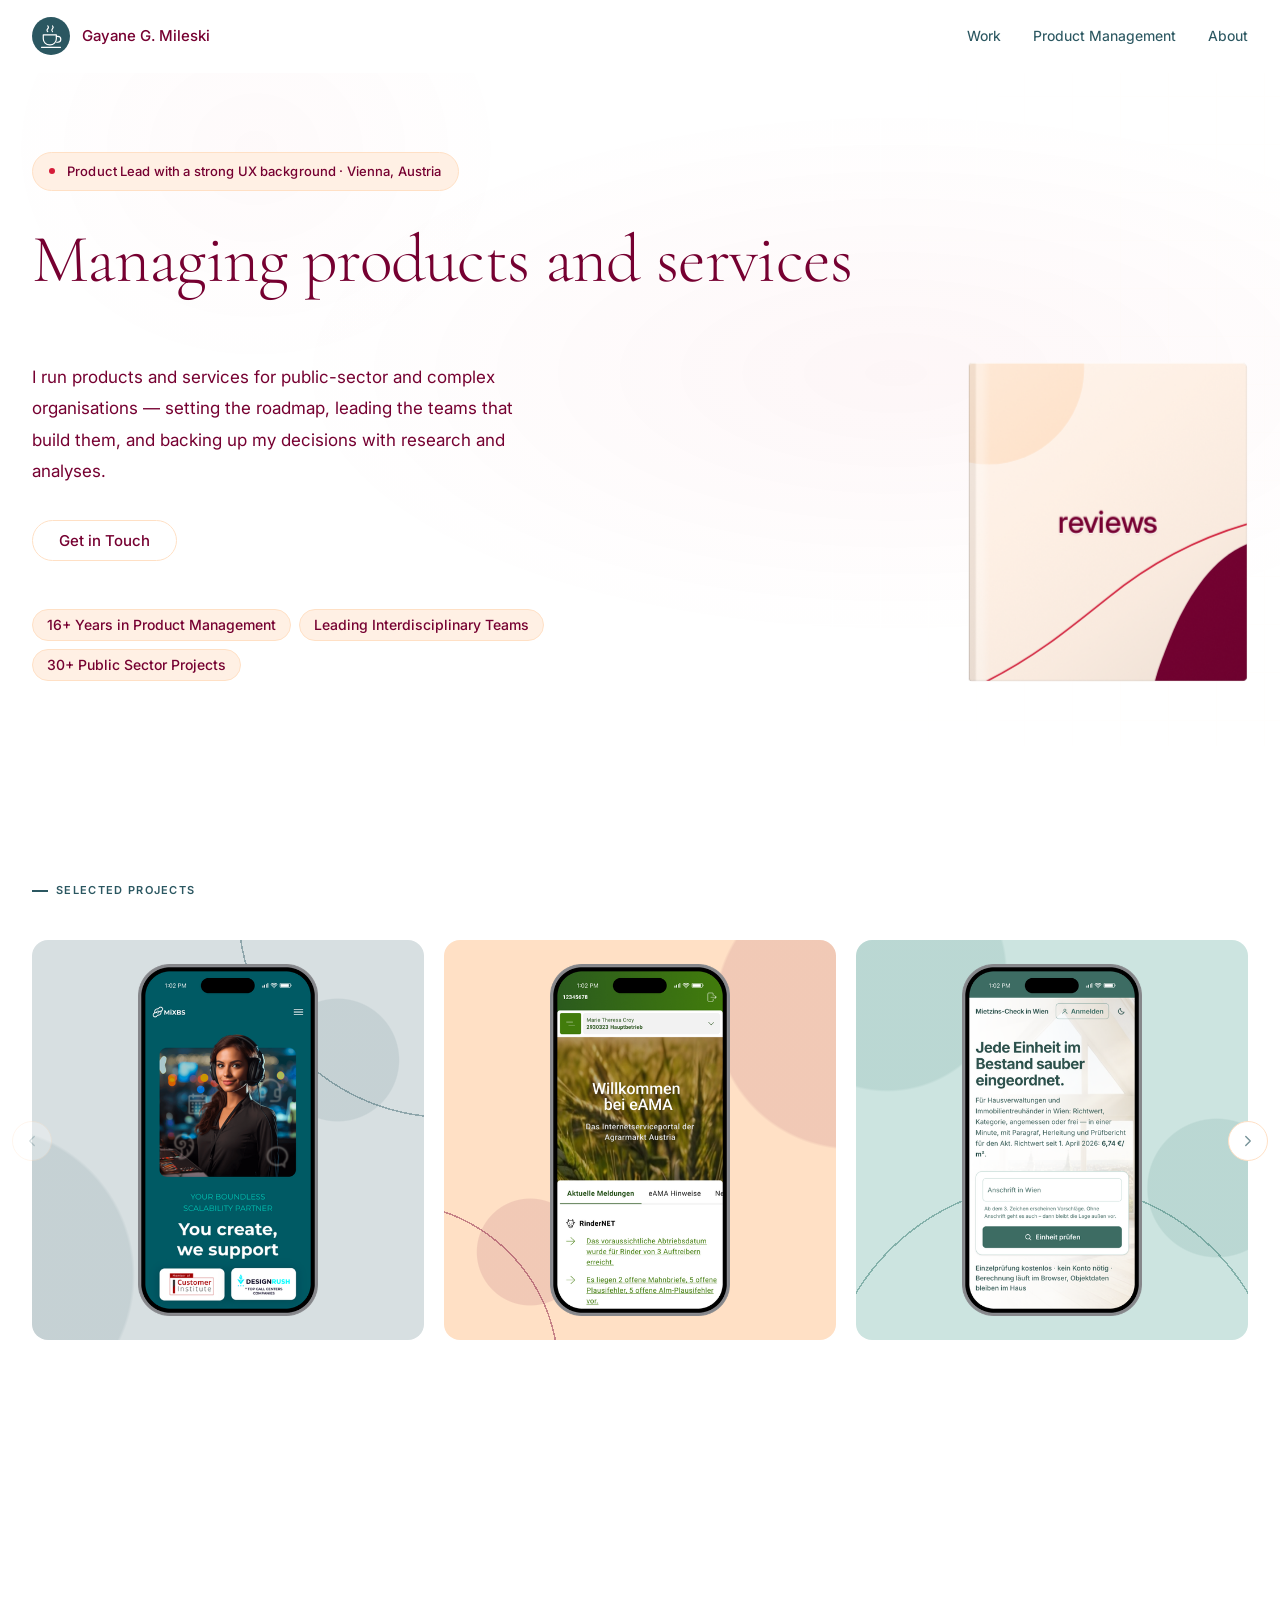
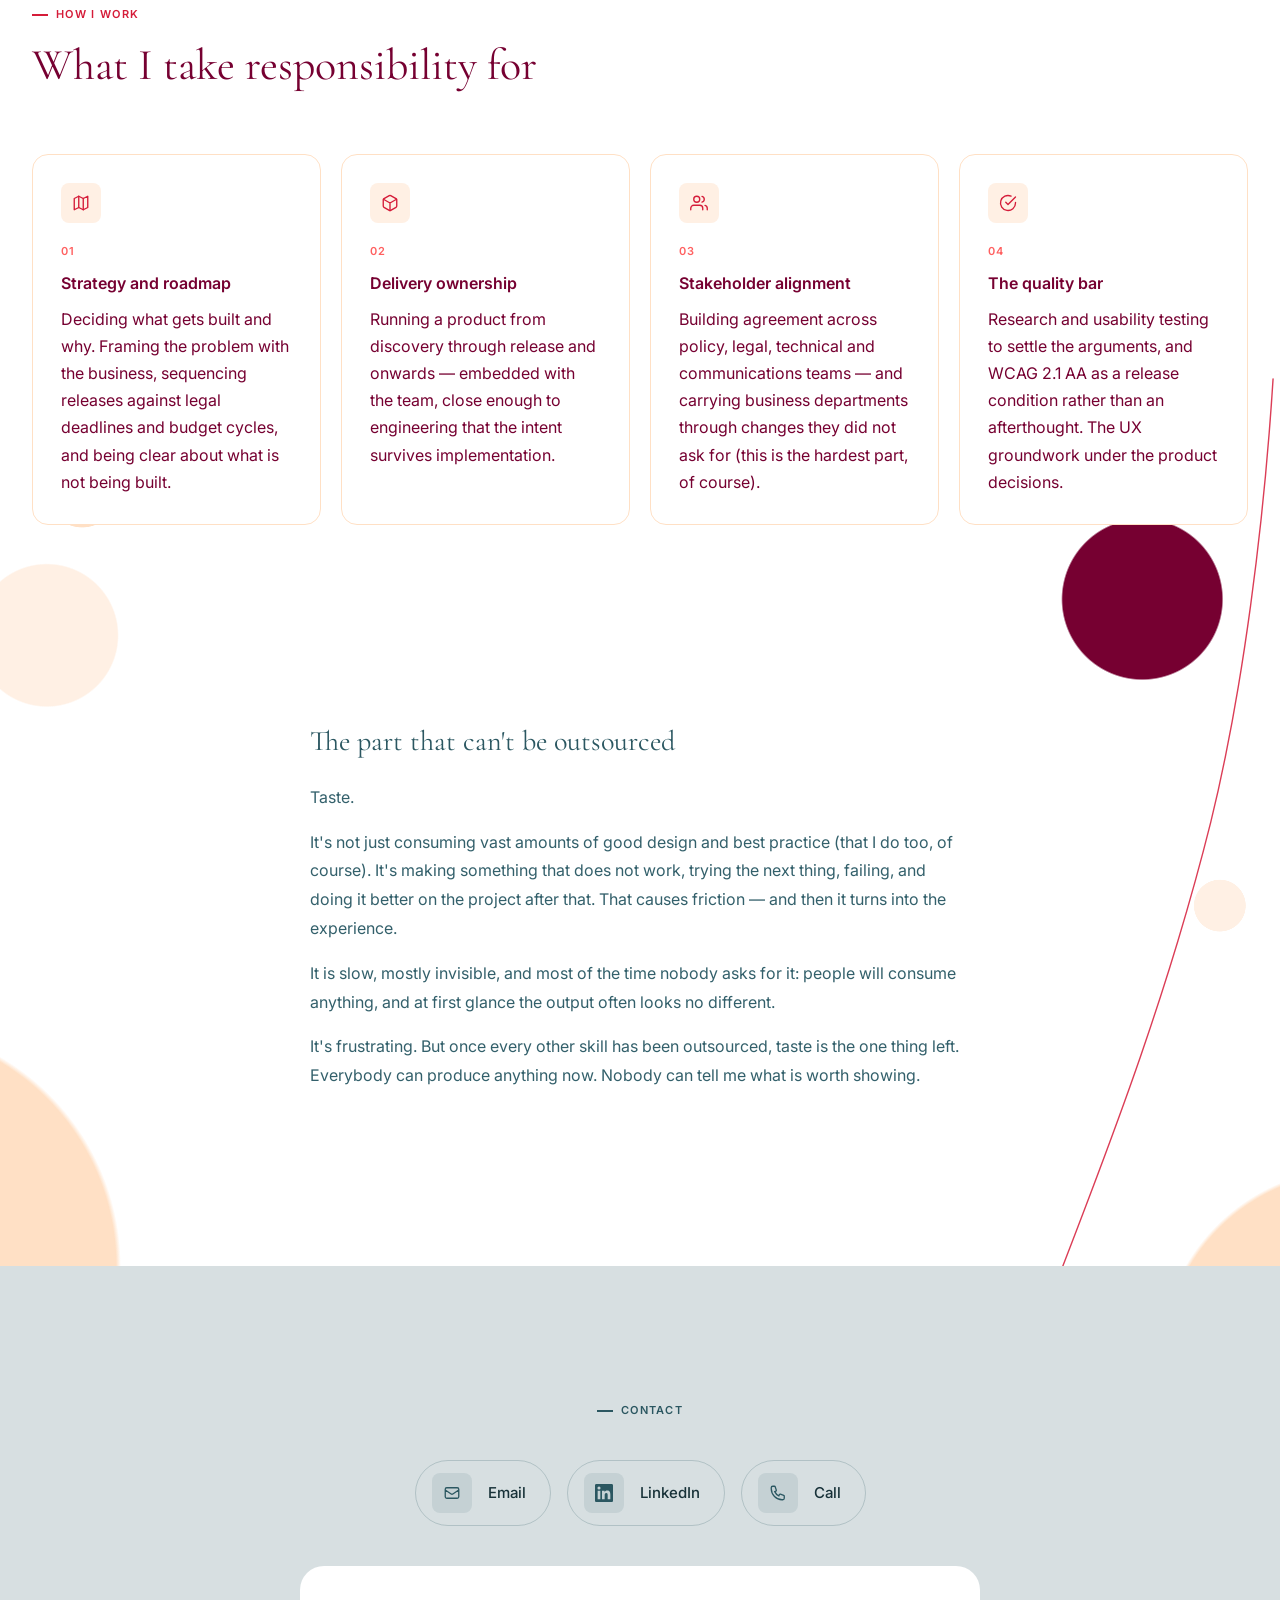
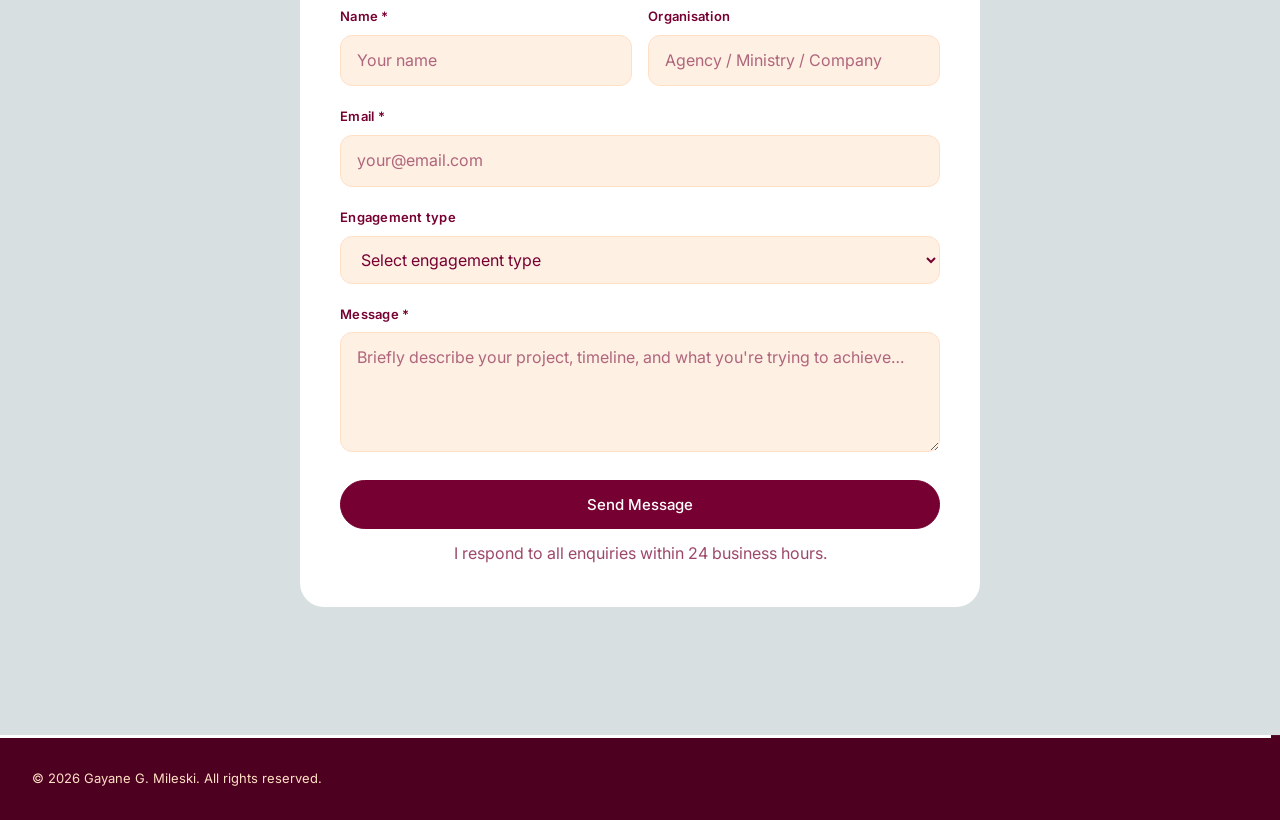
<file: index.html>
<!DOCTYPE html>
<html lang="en">
<head>
  <meta charset="UTF-8">
  <meta name="viewport" content="width=device-width, initial-scale=1.0">
  <meta name="description" content="Product Lead in Vienna — running products and services for public-sector and complex organisations, from strategy and roadmap through to release.">
  <meta name="theme-color" content="#D51C39">
  <title>Gayane G. Mileski — Product Lead</title>

  <!-- Open Graph -->
  <meta property="og:title" content="Gayane G. Mileski — Product Lead">
  <meta property="og:description" content="Leading products and services for the public sector and complex organisations — strategy, roadmap and delivery.">
  <meta property="og:type" content="website">

  <!-- Fonts -->
  <link rel="preconnect" href="https://fonts.googleapis.com">
  <link rel="preconnect" href="https://fonts.gstatic.com" crossorigin>
  <link href="https://fonts.googleapis.com/css2?family=Cormorant+Garamond:ital,wght@0,300;0,400;0,500;1,300;1,400&family=Inter:wght@300;400;500;600;700&display=swap" rel="stylesheet">

  <link rel="icon" type="image/svg+xml" href="favicon.svg">
  <link rel="stylesheet" href="css/styles.css">
</head>
<body>
  <a href="#main-content" class="skip-link">Skip to main content</a>

  <!-- =====================================================================
       NAVIGATION
  ====================================================================== -->
  <header class="site-header" id="top">
    <nav class="nav container" aria-label="Primary navigation">
      <a href="index.html" class="nav-brand" aria-label="Gayane G. Mileski — Home">
        <span class="nav-monogram" aria-hidden="true"><svg viewBox="0 0 64 64" fill="none"><circle cx="32" cy="32" r="32" fill="#2b5761"/> <g fill="none" stroke="#FFFFFF" stroke-width="2" stroke-linecap="round" stroke-linejoin="round"> <path d="M26.5 15c1.6 1.6 1.6 3.2 0 4.8s-1.6 3.2 0 4.8"/> <path d="M34.5 15c1.6 1.6 1.6 3.2 0 4.8s-1.6 3.2 0 4.8"/> <path d="M19 30h22v6.5A10.5 10.5 0 0 1 30.5 47h-1A10.5 10.5 0 0 1 19 36.5V30z"/> <path d="M41 32.5h2.5a5 5 0 0 1 0 10H41.6"/> <path d="M16 51h32"/> </g></svg></span>
        <span class="nav-name">Gayane G. Mileski</span>
      </a>

      <button class="nav-toggle" aria-expanded="false" aria-controls="nav-menu" aria-label="Open navigation">
        <span></span><span></span><span></span>
      </button>

      <ul class="nav-menu nav-menu--teal" id="nav-menu" role="list">
        <li><a href="work.html" class="nav-link">Work</a></li>
        <li><a href="work.html#product-management" class="nav-link">Product Management</a></li>
        <li><a href="about.html" class="nav-link">About</a></li>
      </ul>
    </nav>
  </header>

  <main id="main-content">

  <!-- =====================================================================
       HERO
  ====================================================================== -->

  <section class="hero" id="hero" aria-label="Introduction">
    <div class="container">
      <div class="hero-grid">

        <!-- Headline — spans the full width -->
        <div class="hero-head">
          <div class="hero-eyebrow" data-reveal>
            <span class="hero-eyebrow-dot" aria-hidden="true"></span>
            <span class="hero-eyebrow-text">Product Lead with a strong UX background<span class="hero-eyebrow-location"> · Vienna, Austria</span></span>
          </div>

          <h1 class="hero-title" data-reveal data-reveal-delay="1">
            Managing products and services
          </h1>
        </div>

        <!-- Text + chips, paired with the testimonials -->
        <div class="hero-content">
          <p class="hero-description" data-reveal data-reveal-delay="2">
            I run products and services for public-sector and complex organisations — setting the roadmap, leading the teams that build them, and backing up my decisions with research and analyses.
          </p>

          <div class="hero-actions" data-reveal data-reveal-delay="3">
            <a href="#contact" class="btn btn-outline">Get in Touch</a>
          </div>

          <div style="display:flex; flex-wrap:wrap; gap:var(--s-2); margin-top:var(--s-5);" data-reveal data-reveal-delay="4">
            <span style="padding:4px 14px; background:var(--gray-100); color:var(--gray-600); border-radius:var(--r-full); font-size:0.875rem; font-weight:500; border:1px solid var(--gray-200);">16+ Years in Product Management</span>
            <span style="padding:4px 14px; background:var(--gray-100); color:var(--gray-600); border-radius:var(--r-full); font-size:0.875rem; font-weight:500; border:1px solid var(--gray-200);">Leading Interdisciplinary Teams</span>
            <span style="padding:4px 14px; background:var(--gray-100); color:var(--gray-600); border-radius:var(--r-full); font-size:0.875rem; font-weight:500; border:1px solid var(--gray-200);">30+ Public Sector Projects</span>
          </div>

        </div>

        <!-- Testimonials — framed beside the introduction -->
        <aside class="hero-quotes is-closed-front" data-reveal data-reveal-delay="3" aria-label="Client reviews" tabindex="0" role="button">
          <span class="hero-quotes-spine" aria-hidden="true"></span>
          <div class="carousel" data-carousel data-carousel-fade data-carousel-book>
            <div class="carousel-viewport">
              <div class="carousel-track">
              <figure class="hero-quote" data-carousel-label="H. Eder">
                <span class="hero-quote-head" aria-hidden="true">Reviews</span>
                <div class="hero-quote-cols">
                  <blockquote class="hero-quote-text">“The redesign of the MFA submission workflow had an immediate impact on our operations. Completion rates rose significantly and far fewer incomplete applications needed manual follow-up — freeing the team to focus on the genuinely complex cases.”</blockquote>
                  <figcaption class="hero-quote-by">
                  <span class="hero-quote-name">H. Eder</span>
                  <span class="hero-quote-org">AMA — Agrarmarkt Austria</span>
                </figcaption>
                </div>
              </figure>
              <figure class="hero-quote" data-carousel-label="T. Strehle">
                <span class="hero-quote-head" aria-hidden="true">Reviews</span>
                <div class="hero-quote-cols">
                  <blockquote class="hero-quote-text">“With your clear explanations you won over our business department remarkably quickly, diplomatically dispelling every concern and answering their questions with real competence — so the changes we had planned could then be implemented smoothly, without friction.”</blockquote>
                  <figcaption class="hero-quote-by">
                  <span class="hero-quote-name">T. Strehle</span>
                  <span class="hero-quote-org">AMA — Agrarmarkt Austria</span>
                </figcaption>
                </div>
              </figure>
              <figure class="hero-quote" data-carousel-label="F. Löscher">
                <span class="hero-quote-head" aria-hidden="true">Reviews</span>
                <div class="hero-quote-cols">
                  <blockquote class="hero-quote-text">“The redesign fundamentally changed the dynamic between our farmers and the portal. For the first time, we saw farmers completing the MFA independently who had relied on advisors for years. That's the measure we care about most.”</blockquote>
                  <figcaption class="hero-quote-by">
                  <span class="hero-quote-name">F. Löscher</span>
                  <span class="hero-quote-org">AMA — Core Services</span>
                </figcaption>
                </div>
              </figure>
              <figure class="hero-quote" data-carousel-label="D. Perner">
                <span class="hero-quote-head" aria-hidden="true">Reviews</span>
                <div class="hero-quote-cols">
                  <blockquote class="hero-quote-text">“It looks perfect. I'm thoroughly impressed by both the functionality and the intuitiveness of what was delivered — it works exactly as it should, and there is nothing at all standing in the way of going live. From my side, this is an unequivocal, wholehearted go-ahead.”</blockquote>
                  <figcaption class="hero-quote-by">
                  <span class="hero-quote-name">D. Perner</span>
                  <span class="hero-quote-org">AMA — Agrarmarkt Austria</span>
                </figcaption>
                </div>
              </figure>
              </div>
            </div>
            <div class="carousel-controls">
              <div class="carousel-dots" role="tablist" aria-label="Choose review"></div>
            </div>
          </div>
          <div class="book-cover book-cover--front" aria-hidden="true"><span class="book-cover-word">reviews</span></div>
          <div class="book-cover book-cover--back" aria-hidden="true"></div>
          <span class="book-block-edge" aria-hidden="true"></span>
        </aside>

      </div><!-- .hero-grid -->
    </div><!-- .container -->

  </section>


  <!-- =====================================================================
       SELECTED PROJECTS — the short version; the full set lives on work.html
  ====================================================================== -->
  <section class="section" id="mini-work" aria-labelledby="mini-work-heading">
    <div class="container">
      <header class="section-header" data-reveal>
        <h2 class="section-label section-label--heading" id="mini-work-heading">Selected Projects</h2>
      </header>

      <div class="proj-rail" data-proj-rail data-reveal>
        <button class="proj-nav proj-nav--prev" type="button" aria-label="Previous projects">
          <svg viewBox="0 0 24 24" fill="none" stroke="currentColor" stroke-width="1.8" stroke-linecap="round" stroke-linejoin="round" aria-hidden="true"><path d="M15 18l-6-6 6-6"/></svg>
        </button>
        <div class="proj-track" tabindex="0" role="group" aria-label="Selected projects">
          <a href="case-studies/mixbs.html" class="proj-card" style="--proj-bg:#D7DFE1; --proj-ink:43 87 97;" aria-label="MiXBS — BayCX Intelligence Platform — view case study">
            <span class="proj-shot"><img src="images/projects/mixbs.png" alt="MiXBS site on a phone" loading="lazy"></span>
          </a>
          <a href="case-studies/eama.html" class="proj-card" style="--proj-bg:#FFE0C5; --proj-ink:118 0 49;" aria-label="eAMA.at — Farmer Services Portal — view case study">
            <span class="proj-shot"><img src="images/projects/eama.png" alt="eAMA portal on a phone" loading="lazy"></span>
          </a>
          <a href="case-studies/wien-miete.html" class="proj-card" style="--proj-bg:#CCE4E0; --proj-ink:31 106 96;" aria-label="Mietzins-Check — Every Unit, Cleanly Classified — view case study">
            <span class="proj-shot"><img src="images/projects/wien-miete.png" alt="Mietzins-Check on a phone" loading="lazy"></span>
          </a>
          <a href="case-studies/ama-foto.html" class="proj-card" style="--proj-bg:#D6DED4; --proj-ink:76 99 70;" aria-label="AMA Foto App — Agricultural Documentation — view case study">
            <span class="proj-shot"><img src="images/projects/ama-foto.png" alt="AMA Foto task list on a phone" loading="lazy"></span>
          </a>
          <a href="case-studies/rindernet.html" class="proj-card" style="--proj-bg:#E3E3E3; --proj-ink:112 112 112;" aria-label="Rindernet Meldeapp — Livestock Registration — view case study">
            <span class="proj-shot"><img src="images/projects/rindernet.png" alt="Rindernet herd record on a phone" loading="lazy"></span>
          </a>
        </div>
        <button class="proj-nav proj-nav--next" type="button" aria-label="More projects">
          <svg viewBox="0 0 24 24" fill="none" stroke="currentColor" stroke-width="1.8" stroke-linecap="round" stroke-linejoin="round" aria-hidden="true"><path d="M9 6l6 6-6 6"/></svg>
        </button>
      </div>



    </div>
  </section>


  <!-- =====================================================================
       PRACTICE — what the role actually covers
  ====================================================================== -->
  <section class="section" id="practice" aria-labelledby="practice-heading">
    <div class="container">
      <header class="section-header" data-reveal>
        <span class="section-label">How I Work</span>
        <h2 class="section-title" id="practice-heading">
          What I take responsibility for
        </h2>
      </header>

      <div class="expertise-grid" data-reveal data-reveal-delay="2">

        <article class="expertise-card">
          <div class="expertise-card-icon" aria-hidden="true">
            <svg width="18" height="18" fill="none" stroke="currentColor" stroke-width="1.8" stroke-linecap="round" stroke-linejoin="round" viewBox="0 0 24 24"><path d="M3 6l6-3 6 3 6-3v15l-6 3-6-3-6 3V6z"/><path d="M9 3v15M15 6v15"/></svg>
          </div>
          <div class="expertise-card-num">01</div>
          <h3 class="expertise-card-title">Strategy and roadmap</h3>
          <p class="expertise-card-desc">Deciding what gets built and why. Framing the problem with the business, sequencing releases against legal deadlines and budget cycles, and being clear about what is not being built.</p>
        </article>

        <article class="expertise-card">
          <div class="expertise-card-icon" aria-hidden="true">
            <svg width="18" height="18" fill="none" stroke="currentColor" stroke-width="1.8" stroke-linecap="round" stroke-linejoin="round" viewBox="0 0 24 24"><path d="M21 16V8a2 2 0 0 0-1-1.73l-7-4a2 2 0 0 0-2 0l-7 4A2 2 0 0 0 3 8v8a2 2 0 0 0 1 1.73l7 4a2 2 0 0 0 2 0l7-4A2 2 0 0 0 21 16z"/><path d="M3.27 6.96 12 12.01l8.73-5.05M12 22.08V12"/></svg>
          </div>
          <div class="expertise-card-num">02</div>
          <h3 class="expertise-card-title">Delivery ownership</h3>
          <p class="expertise-card-desc">Running a product from discovery through release and onwards — embedded with the team, close enough to engineering that the intent survives implementation.</p>
        </article>

        <article class="expertise-card">
          <div class="expertise-card-icon" aria-hidden="true">
            <svg width="18" height="18" fill="none" stroke="currentColor" stroke-width="1.8" stroke-linecap="round" stroke-linejoin="round" viewBox="0 0 24 24"><path d="M17 21v-2a4 4 0 0 0-4-4H5a4 4 0 0 0-4 4v2"/><circle cx="9" cy="7" r="4"/><path d="M23 21v-2a4 4 0 0 0-3-3.87M16 3.13a4 4 0 0 1 0 7.75"/></svg>
          </div>
          <div class="expertise-card-num">03</div>
          <h3 class="expertise-card-title">Stakeholder alignment</h3>
          <p class="expertise-card-desc">Building agreement across policy, legal, technical and communications teams — and carrying business departments through changes they did not ask for (this is the hardest part, of course).</p>
        </article>

        <article class="expertise-card">
          <div class="expertise-card-icon" aria-hidden="true">
            <svg width="18" height="18" fill="none" stroke="currentColor" stroke-width="1.8" stroke-linecap="round" stroke-linejoin="round" viewBox="0 0 24 24"><path d="M22 11.08V12a10 10 0 1 1-5.93-9.14"/><path d="M22 4 12 14.01l-3-3"/></svg>
          </div>
          <div class="expertise-card-num">04</div>
          <h3 class="expertise-card-title">The quality bar</h3>
          <p class="expertise-card-desc">Research and usability testing to settle the arguments, and WCAG 2.1 AA as a release condition rather than an afterthought. The UX groundwork under the product decisions.</p>
        </article>

      </div>

        <div class="practice-coda" data-reveal data-reveal-delay="3">
          <div class="practice-coda-inner">
            <h3 class="practice-coda-title">The part that can't be outsourced</h3>
            <div class="practice-coda-body">
              <p>Taste.</p>
              <p>It's not just consuming vast amounts of good design and best practice (that I do too, of course). It's making something that does not work, trying the next thing, failing, and doing it better on the project after that. That causes friction — and then it turns into the experience.</p>
              <p>It is slow, mostly invisible, and most of the time nobody asks for it: people will consume anything, and at first glance the output often looks no different.</p>
              <p>It's frustrating. But once every other skill has been outsourced, taste is the one thing left. Everybody can produce anything now. Nobody can tell me what is worth showing.</p>
            </div>
          </div>
        </div>
    </div>
  </section>


  <!-- =====================================================================
       CONTACT
  ====================================================================== -->
  <section class="section section--dark" id="contact" aria-label="Contact">
    <div class="container">
      <div class="contact-stack">

        <div class="contact-info contact-info--centered" data-reveal>
          <span class="section-label">Contact</span>
          <nav class="contact-links" aria-label="Contact links">
            <a href="mailto:gayane.mileski@gmail.com" class="contact-link-item">
              <span class="contact-link-icon" aria-hidden="true">
                <svg width="18" height="18" fill="none" stroke="currentColor" stroke-width="1.75" viewBox="0 0 24 24"><path d="M3 8l7.89 5.26a2 2 0 002.22 0L21 8M5 19h14a2 2 0 002-2V7a2 2 0 00-2-2H5a2 2 0 00-2 2v10a2 2 0 002 2z"/></svg>
              </span>
              <span class="contact-link-text"><span class="contact-link-value">Email</span></span>
            </a>
            <a href="https://www.linkedin.com/in/gayane-g-mileski/" class="contact-link-item" target="_blank" rel="noopener noreferrer">
              <span class="contact-link-icon" aria-hidden="true">
                <svg width="18" height="18" fill="currentColor" viewBox="0 0 24 24"><path d="M20.447 20.452h-3.554v-5.569c0-1.328-.027-3.037-1.852-3.037-1.853 0-2.136 1.445-2.136 2.939v5.667H9.351V9h3.414v1.561h.046c.477-.9 1.637-1.85 3.37-1.85 3.601 0 4.267 2.37 4.267 5.455v6.286zM5.337 7.433a2.062 2.062 0 01-2.063-2.065 2.064 2.064 0 112.063 2.065zm1.782 13.019H3.555V9h3.564v11.452zM22.225 0H1.771C.792 0 0 .774 0 1.729v20.542C0 23.227.792 24 1.771 24h20.451C23.2 24 24 23.227 24 22.271V1.729C24 .774 23.2 0 22.222 0h.003z"/></svg>
              </span>
              <span class="contact-link-text"><span class="contact-link-value">LinkedIn</span></span>
            </a>
            <a href="tel:+436602308530" class="contact-link-item">
              <span class="contact-link-icon" aria-hidden="true">
                <svg width="18" height="18" fill="none" stroke="currentColor" stroke-width="1.75" viewBox="0 0 24 24"><path d="M3 5a2 2 0 012-2h2.28a1 1 0 01.948.684l1.498 4.493a1 1 0 01-.502 1.21l-1.598.8a11.042 11.042 0 005.516 5.516l.8-1.598a1 1 0 011.21-.502l4.493 1.498a1 1 0 01.684.949V19a2 2 0 01-2 2h-1C9.716 21 3 14.284 3 6V5z"/></svg>
              </span>
              <span class="contact-link-text"><span class="contact-link-value">Call</span></span>
            </a>
          </nav>
        </div>

        <div class="contact-form-card" data-reveal data-reveal-delay="2">
          <form id="contact-form" novalidate aria-label="Contact form">
            <div class="form-row">
              <div class="form-group">
                <label class="form-label" for="form-name">Name <span aria-hidden="true">*</span></label>
                <input class="form-input" type="text" id="form-name" name="name" required autocomplete="name" placeholder="Your name">
              </div>
              <div class="form-group">
                <label class="form-label" for="form-org">Organisation</label>
                <input class="form-input" type="text" id="form-org" name="organisation" autocomplete="organization" placeholder="Agency / Ministry / Company">
              </div>
            </div>
            <div class="form-group">
              <label class="form-label" for="form-email">Email <span aria-hidden="true">*</span></label>
              <input class="form-input" type="email" id="form-email" name="email" required autocomplete="email" placeholder="your@email.com">
            </div>
            <div class="form-group">
              <label class="form-label" for="form-type">Engagement type</label>
              <select class="form-select" id="form-type" name="type">
                <option value="">Select engagement type</option>
                <option value="strategy">Product strategy &amp; roadmap</option>
                <option value="embedded">Interim / embedded product leadership</option>
                <option value="discovery">Discovery &amp; product definition</option>
                <option value="audit">UX / accessibility audit</option>
                <option value="system">Design system build</option>
                <option value="other">Other</option>
              </select>
            </div>
            <div class="form-group">
              <label class="form-label" for="form-message">Message <span aria-hidden="true">*</span></label>
              <textarea class="form-textarea" id="form-message" name="message" required placeholder="Briefly describe your project, timeline, and what you're trying to achieve…"></textarea>
            </div>
            <button type="submit" class="btn btn-teal" style="width:100%; justify-content:center; padding:1rem;">
              Send Message
            </button>
            <p class="form-note">I respond to all enquiries within 24 business hours.</p>
          </form>
          <div class="form-success" hidden style="text-align:center; padding: var(--s-10);">
            <div style="width:56px; height:56px; background:var(--teal-50); border-radius:50%; display:flex; align-items:center; justify-content:center; margin:0 auto var(--s-5);">
              <svg width="24" height="24" fill="none" stroke="#760031" stroke-width="2" viewBox="0 0 24 24"><path d="M9 12l2 2 4-4m6 2a9 9 0 11-18 0 9 9 0 0118 0z"/></svg>
            </div>
            <h3 style="font-size:1.125rem; font-weight:600; color:var(--gray-900); margin-bottom:var(--s-3);">Message received</h3>
            <p style="font-size:1rem; color:var(--gray-500);">Thank you for reaching out. I'll be in touch within 24 hours.</p>
          </div>
        </div>

      </div>
    </div>
  </section>


  </main><!-- #main-content -->


  <!-- =====================================================================
       FOOTER
  ====================================================================== -->
  <footer class="footer" role="contentinfo">
    <div class="container">

      <div class="footer-bottom">
        <p class="footer-copyright">© 2026 Gayane G. Mileski. All rights reserved.</p>
      </div>
    </div>
  </footer>

  <script src="js/main.js" defer></script>
</body>
</html>
</file>
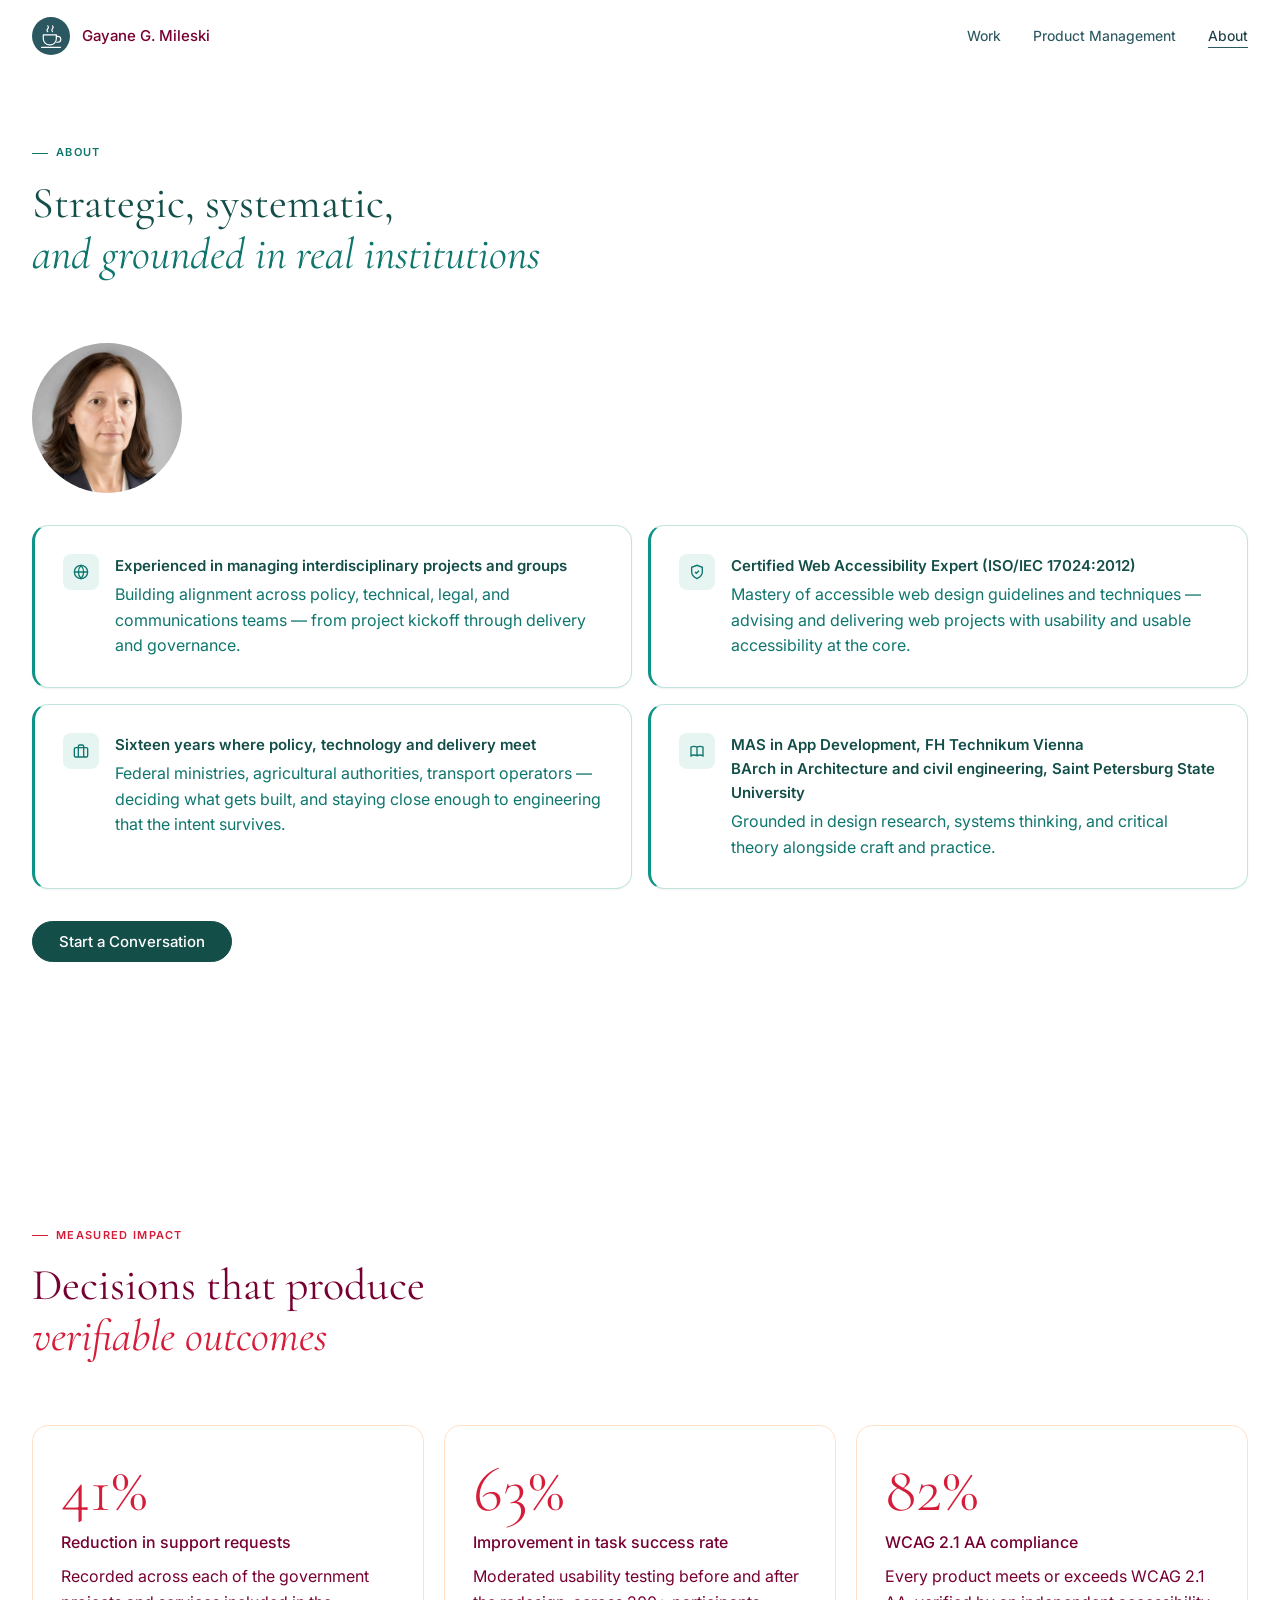
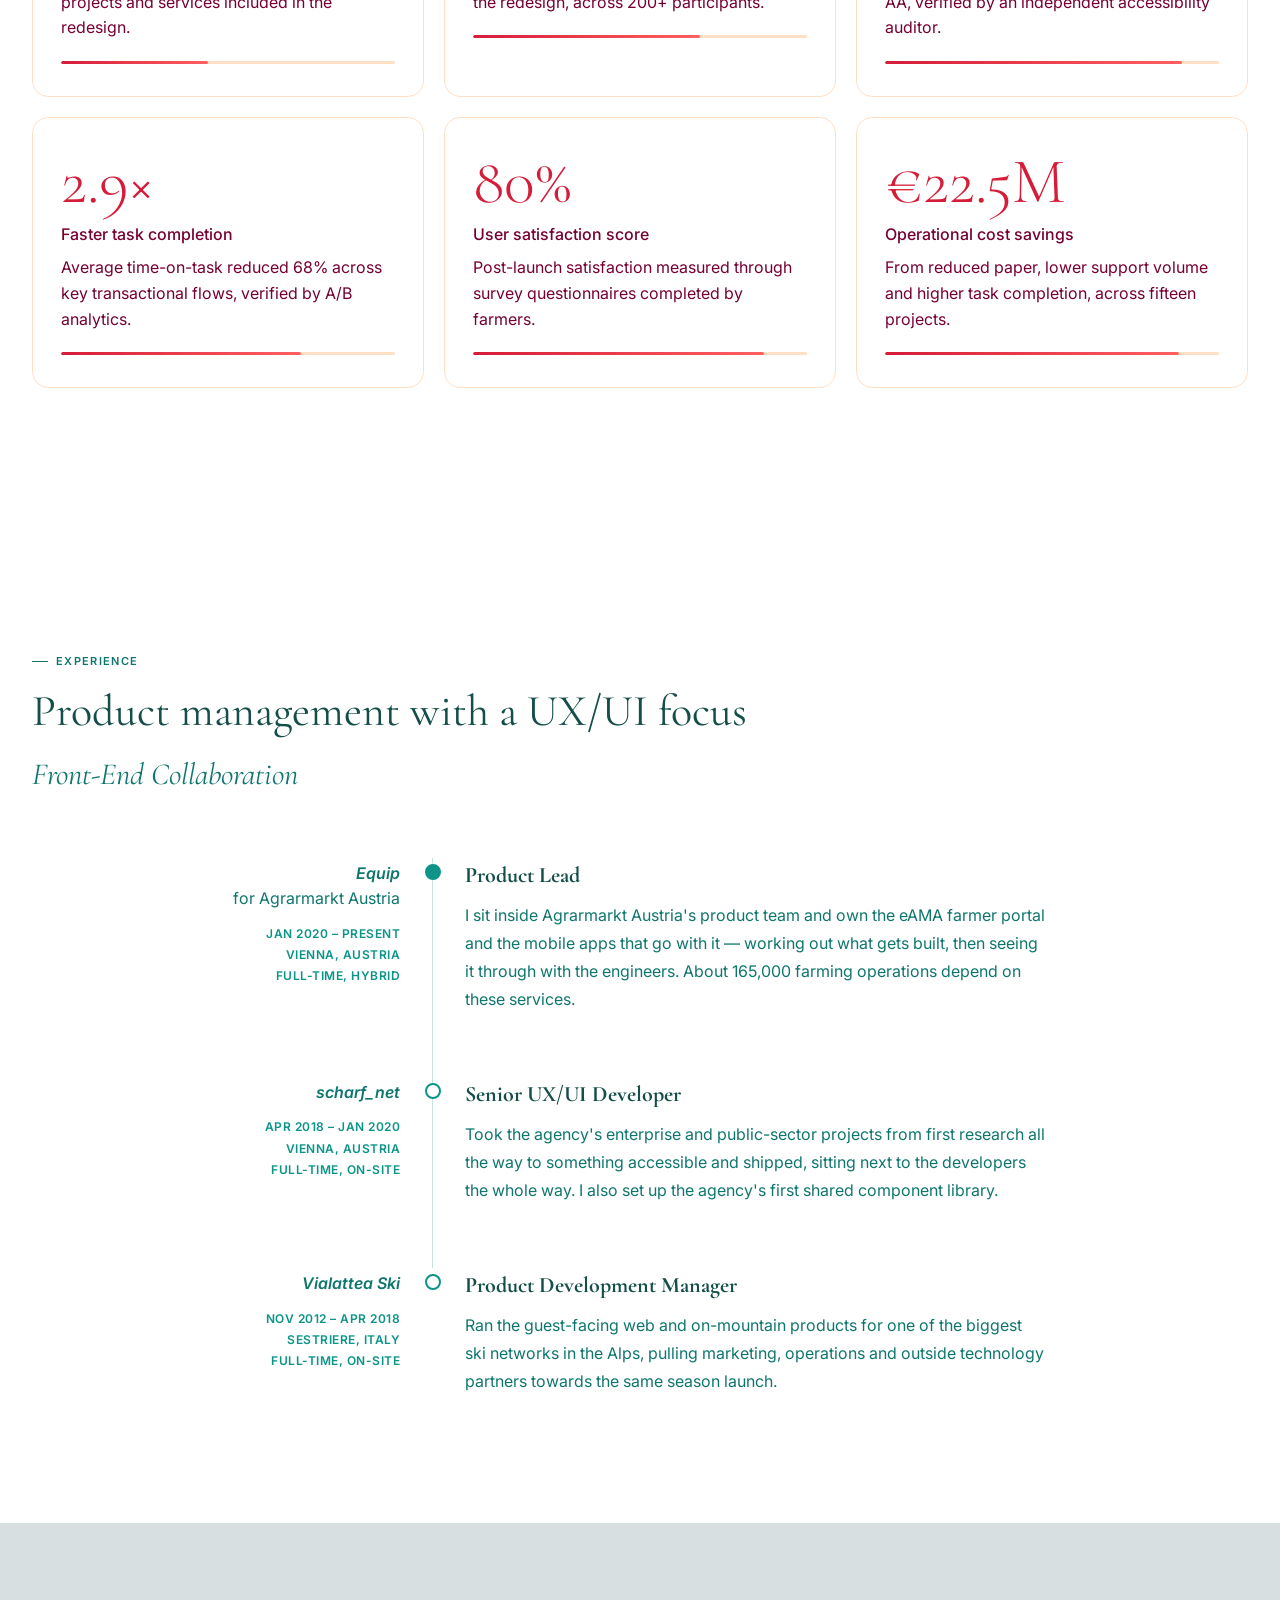
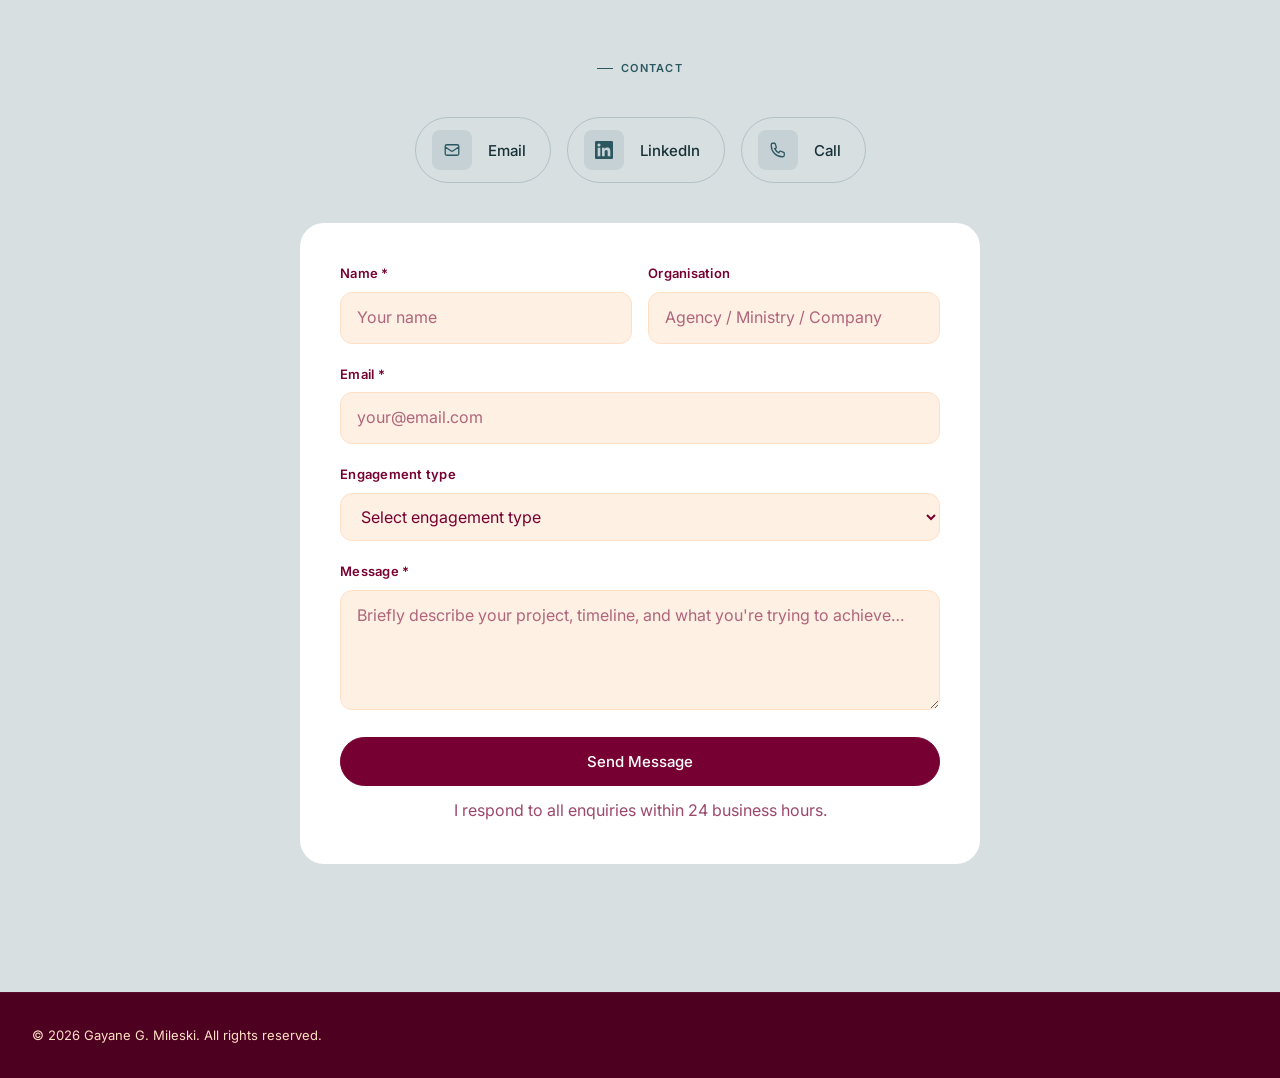
<file: about.html>
<!DOCTYPE html>
<html lang="en">
<head>
  <meta charset="UTF-8">
  <meta name="viewport" content="width=device-width, initial-scale=1.0">
  <meta name="description" content="Gayane G. Mileski — Product Lead in Vienna, working across public-sector policy, enterprise technology and human-centred service delivery.">
  <title>About | Gayane G. Mileski</title>
  <link rel="icon" href="favicon.svg" type="image/svg+xml">
  <link rel="preconnect" href="https://fonts.googleapis.com">
  <link rel="preconnect" href="https://fonts.gstatic.com" crossorigin>
  <link href="https://fonts.googleapis.com/css2?family=Cormorant+Garamond:ital,wght@0,300;0,400;0,500;1,300;1,400&family=Inter:wght@300;400;500;600;700&display=swap" rel="stylesheet">
  <link rel="stylesheet" href="css/styles.css">
</head>
<body>

  <div class="reading-progress" aria-hidden="true"><div class="reading-progress-fill"></div></div>

  <header class="site-header" id="top">
    <nav class="nav container" aria-label="Primary navigation">
      <a href="index.html" class="nav-brand" aria-label="Gayane G. Mileski — Home">
        <span class="nav-monogram" aria-hidden="true"><svg viewBox="0 0 64 64" fill="none"><circle cx="32" cy="32" r="32" fill="#2b5761"/> <g fill="none" stroke="#FFFFFF" stroke-width="2" stroke-linecap="round" stroke-linejoin="round"> <path d="M26.5 15c1.6 1.6 1.6 3.2 0 4.8s-1.6 3.2 0 4.8"/> <path d="M34.5 15c1.6 1.6 1.6 3.2 0 4.8s-1.6 3.2 0 4.8"/> <path d="M19 30h22v6.5A10.5 10.5 0 0 1 30.5 47h-1A10.5 10.5 0 0 1 19 36.5V30z"/> <path d="M41 32.5h2.5a5 5 0 0 1 0 10H41.6"/> <path d="M16 51h32"/> </g></svg></span>
        <span class="nav-name">Gayane G. Mileski</span>
      </a>
      <ul class="nav-menu nav-menu--teal" id="nav-menu" role="list">
        <li><a href="work.html" class="nav-link">Work</a></li>
        <li><a href="work.html#product-management" class="nav-link">Product Management</a></li>
        <li><a href="about.html" class="nav-link is-current" aria-current="page">About</a></li>
      </ul>
      <button class="nav-toggle" id="nav-toggle" aria-expanded="false" aria-controls="nav-menu" aria-label="Open navigation">
        <span></span><span></span><span></span>
      </button>
    </nav>
  </header>

  <main id="main-content">

  <section class="section section--page-top" id="about" aria-labelledby="about-heading">
    <div class="container">
      <header class="section-header" data-reveal>
        <span class="section-label">About</span>
        <h2 class="section-title" id="about-heading">
          Strategic, systematic,<br><em>and grounded in real institutions</em>
        </h2>
      </header>
      <div class="about-stack">

        <img class="about-photo" src="images/avatar.webp" alt="Gayane G. Mileski" width="300" height="300" data-reveal>

        <div class="about-highlights" data-reveal data-reveal-delay="2">
          <div class="about-highlight">
            <div class="about-highlight-icon" aria-hidden="true">
              <svg width="16" height="16" fill="none" stroke="currentColor" stroke-width="2" viewBox="0 0 24 24"><circle cx="12" cy="12" r="10"/><path d="M2 12h20M12 2a15.3 15.3 0 014 10 15.3 15.3 0 01-4 10 15.3 15.3 0 01-4-10 15.3 15.3 0 014-10z"/></svg>
            </div>
            <div class="about-highlight-text">
              <div class="about-highlight-title">Experienced in managing interdisciplinary projects and groups</div>
              <div class="about-highlight-desc">Building alignment across policy, technical, legal, and communications teams — from project kickoff through delivery and governance.</div>
            </div>
          </div>
          <div class="about-highlight">
            <div class="about-highlight-icon" aria-hidden="true">
              <svg width="16" height="16" fill="none" stroke="currentColor" stroke-width="2" viewBox="0 0 24 24"><rect x="2" y="7" width="20" height="14" rx="2"/><path d="M16 21V5a2 2 0 0 0-2-2h-4a2 2 0 0 0-2 2v16"/></svg>
            </div>
            <div class="about-highlight-text">
              <div class="about-highlight-title">Sixteen years where policy, technology and delivery meet</div>
              <div class="about-highlight-desc">Federal ministries, agricultural authorities, transport operators — deciding what gets built, and staying close enough to engineering that the intent survives.</div>
            </div>
          </div>
          <div class="about-highlight">
            <div class="about-highlight-icon" aria-hidden="true">
              <svg width="16" height="16" fill="none" stroke="currentColor" stroke-width="2" viewBox="0 0 24 24"><path d="M12 22s8-4 8-10V5l-8-3-8 3v7c0 6 8 10 8 10z"/><path d="M9 12l2 2 4-4"/></svg>
            </div>
            <div class="about-highlight-text">
              <div class="about-highlight-title">Certified Web Accessibility Expert (ISO/IEC 17024:2012)</div>
              <div class="about-highlight-desc">Mastery of accessible web design guidelines and techniques — advising and delivering web projects with usability and usable accessibility at the core.</div>
            </div>
          </div>
          <div class="about-highlight">
            <div class="about-highlight-icon" aria-hidden="true">
              <svg width="16" height="16" fill="none" stroke="currentColor" stroke-width="2" viewBox="0 0 24 24"><path d="M12 6.253v13m0-13C10.832 5.477 9.246 5 7.5 5S4.168 5.477 3 6.253v13C4.168 18.477 5.754 18 7.5 18s3.332.477 4.5 1.253m0-13C13.168 5.477 14.754 5 16.5 5c1.747 0 3.332.477 4.5 1.253v13C19.832 18.477 18.247 18 16.5 18c-1.746 0-3.332.477-4.5 1.253"/></svg>
            </div>
            <div class="about-highlight-text">
              <div class="about-highlight-title">MAS in App Development, FH Technikum Vienna<br>BArch in Architecture and civil engineering, Saint Petersburg State University</div>
              <div class="about-highlight-desc">Grounded in design research, systems thinking, and critical theory alongside craft and practice.</div>
            </div>
          </div>
        </div>

        <a href="index.html#contact" class="btn btn-primary" data-reveal data-reveal-delay="3">Start a Conversation</a>

      </div>
    </div>
  </section>

  <!-- =====================================================================
       IMPACT / METRICS
  ====================================================================== -->
  <section class="section" id="impact" aria-labelledby="impact-heading">
    <div class="container">
      <header class="section-header" data-reveal>
        <span class="section-label">Measured Impact</span>
        <h2 class="section-title" id="impact-heading">
          Decisions that produce<br><em>verifiable outcomes</em>
        </h2>
      </header>

      <div class="metrics-grid" data-reveal>
        <div class="metric-cell">
          <div class="metric-number"><span class="counter-num" data-target="44" data-suffix="%">44%</span></div>
          <div class="metric-label">Reduction in support requests</div>
          <p class="metric-context">Recorded across each of the government projects and services included in the redesign.</p>
          <div class="metric-bar"><div class="metric-bar-fill" style="width:44%"></div></div>
        </div>
        <div class="metric-cell">
          <div class="metric-number"><span class="counter-num" data-target="68" data-suffix="%">68%</span></div>
          <div class="metric-label">Improvement in task success rate</div>
          <p class="metric-context">Moderated usability testing before and after the redesign, across 200+ participants.</p>
          <div class="metric-bar"><div class="metric-bar-fill" style="width:68%"></div></div>
        </div>
        <div class="metric-cell">
          <div class="metric-number"><span class="counter-num" data-target="89" data-suffix="%">89%</span></div>
          <div class="metric-label">WCAG 2.1 AA compliance</div>
          <p class="metric-context">Every product meets or exceeds WCAG 2.1 AA, verified by an independent accessibility auditor.</p>
          <div class="metric-bar"><div class="metric-bar-fill" style="width:89%"></div></div>
        </div>
        <div class="metric-cell">
          <div class="metric-number"><span class="counter-num" data-target="3.2" data-suffix="×" data-decimals="1">3.2×</span></div>
          <div class="metric-label">Faster task completion</div>
          <p class="metric-context">Average time-on-task reduced 68% across key transactional flows, verified by A/B analytics.</p>
          <div class="metric-bar"><div class="metric-bar-fill" style="width:72%"></div></div>
        </div>
        <div class="metric-cell">
          <div class="metric-number"><span class="counter-num" data-target="87" data-suffix="%">87%</span></div>
          <div class="metric-label">User satisfaction score</div>
          <p class="metric-context">Post-launch satisfaction measured through survey questionnaires completed by farmers.</p>
          <div class="metric-bar"><div class="metric-bar-fill" style="width:87%"></div></div>
        </div>
        <div class="metric-cell">
          <div class="metric-number"><span class="counter-num" data-prefix="€" data-target="24.5" data-suffix="M" data-decimals="1">€24.5M</span></div>
          <div class="metric-label">Operational cost savings</div>
          <p class="metric-context">From reduced paper, lower support volume and higher task completion, across fifteen projects.</p>
          <div class="metric-bar"><div class="metric-bar-fill" style="width:88%"></div></div>
        </div>
      </div>

    </div>
  </section>

  <!-- =====================================================================
       EXPERIENCE
  ====================================================================== -->
  <section class="section" id="experience" aria-labelledby="experience-heading">
    <div class="container">
      <header class="section-header" data-reveal>
        <span class="section-label">Experience</span>
        <h2 class="section-title" id="experience-heading">
          Product management with a UX/UI focus
        </h2>
        <p class="section-description section-description--display">
          Front-End Collaboration
        </p>
      </header>

      <div class="timeline" data-reveal>
        <div class="timeline-item">
          <div class="timeline-aside">
            <div class="timeline-org">Equip<span class="timeline-org-context">for Agrarmarkt Austria</span></div>
            <div class="timeline-meta">
                <span>Jan 2020 – Present</span>
                <span>Vienna, Austria</span>
                <span>Full-time, hybrid</span>
            </div>
          </div>
          <div class="timeline-content">
            <span class="timeline-marker" aria-hidden="true"></span>
            <div class="timeline-role">Product Lead</div>
            <p class="timeline-desc">I sit inside Agrarmarkt Austria's product team and own the eAMA farmer portal and the mobile apps that go with it — working out what gets built, then seeing it through with the engineers. About 165,000 farming operations depend on these services.</p>
          </div>
        </div>
        <div class="timeline-item">
          <div class="timeline-aside">
            <div class="timeline-org">scharf_net</div>
            <div class="timeline-meta">
                <span>Apr 2018 – Jan 2020</span>
                <span>Vienna, Austria</span>
                <span>Full-time, on-site</span>
            </div>
          </div>
          <div class="timeline-content">
            <span class="timeline-marker" aria-hidden="true"></span>
            <div class="timeline-role">Senior UX/UI Developer</div>
            <p class="timeline-desc">Took the agency's enterprise and public-sector projects from first research all the way to something accessible and shipped, sitting next to the developers the whole way. I also set up the agency's first shared component library.</p>
          </div>
        </div>
        <div class="timeline-item">
          <div class="timeline-aside">
            <div class="timeline-org">Vialattea Ski</div>
            <div class="timeline-meta">
                <span>Nov 2012 – Apr 2018</span>
                <span>Sestriere, Italy</span>
                <span>Full-time, on-site</span>
            </div>
          </div>
          <div class="timeline-content">
            <span class="timeline-marker" aria-hidden="true"></span>
            <div class="timeline-role">Product Development Manager</div>
            <p class="timeline-desc">Ran the guest-facing web and on-mountain products for one of the biggest ski networks in the Alps, pulling marketing, operations and outside technology partners towards the same season launch.</p>
          </div>
        </div>
      </div>
    </div>
  </section>

  <!-- =====================================================================
       CONTACT
  ====================================================================== -->
  <section class="section section--dark" id="contact" aria-label="Contact">
    <div class="container">
      <div class="contact-stack">

        <div class="contact-info contact-info--centered" data-reveal>
          <span class="section-label">Contact</span>
          <nav class="contact-links" aria-label="Contact links">
            <a href="mailto:gayane.mileski@gmail.com" class="contact-link-item">
              <span class="contact-link-icon" aria-hidden="true">
                <svg width="18" height="18" fill="none" stroke="currentColor" stroke-width="1.75" viewBox="0 0 24 24"><path d="M3 8l7.89 5.26a2 2 0 002.22 0L21 8M5 19h14a2 2 0 002-2V7a2 2 0 00-2-2H5a2 2 0 00-2 2v10a2 2 0 002 2z"/></svg>
              </span>
              <span class="contact-link-text"><span class="contact-link-value">Email</span></span>
            </a>
            <a href="https://www.linkedin.com/in/gayane-g-mileski/" class="contact-link-item" target="_blank" rel="noopener noreferrer">
              <span class="contact-link-icon" aria-hidden="true">
                <svg width="18" height="18" fill="currentColor" viewBox="0 0 24 24"><path d="M20.447 20.452h-3.554v-5.569c0-1.328-.027-3.037-1.852-3.037-1.853 0-2.136 1.445-2.136 2.939v5.667H9.351V9h3.414v1.561h.046c.477-.9 1.637-1.85 3.37-1.85 3.601 0 4.267 2.37 4.267 5.455v6.286zM5.337 7.433a2.062 2.062 0 01-2.063-2.065 2.064 2.064 0 112.063 2.065zm1.782 13.019H3.555V9h3.564v11.452zM22.225 0H1.771C.792 0 0 .774 0 1.729v20.542C0 23.227.792 24 1.771 24h20.451C23.2 24 24 23.227 24 22.271V1.729C24 .774 23.2 0 22.222 0h.003z"/></svg>
              </span>
              <span class="contact-link-text"><span class="contact-link-value">LinkedIn</span></span>
            </a>
            <a href="tel:+436602308530" class="contact-link-item">
              <span class="contact-link-icon" aria-hidden="true">
                <svg width="18" height="18" fill="none" stroke="currentColor" stroke-width="1.75" viewBox="0 0 24 24"><path d="M3 5a2 2 0 012-2h2.28a1 1 0 01.948.684l1.498 4.493a1 1 0 01-.502 1.21l-1.598.8a11.042 11.042 0 005.516 5.516l.8-1.598a1 1 0 011.21-.502l4.493 1.498a1 1 0 01.684.949V19a2 2 0 01-2 2h-1C9.716 21 3 14.284 3 6V5z"/></svg>
              </span>
              <span class="contact-link-text"><span class="contact-link-value">Call</span></span>
            </a>
          </nav>
        </div>

        <div class="contact-form-card" data-reveal data-reveal-delay="2">
          <form id="contact-form" novalidate aria-label="Contact form">
            <div class="form-row">
              <div class="form-group">
                <label class="form-label" for="form-name">Name <span aria-hidden="true">*</span></label>
                <input class="form-input" type="text" id="form-name" name="name" required autocomplete="name" placeholder="Your name">
              </div>
              <div class="form-group">
                <label class="form-label" for="form-org">Organisation</label>
                <input class="form-input" type="text" id="form-org" name="organisation" autocomplete="organization" placeholder="Agency / Ministry / Company">
              </div>
            </div>
            <div class="form-group">
              <label class="form-label" for="form-email">Email <span aria-hidden="true">*</span></label>
              <input class="form-input" type="email" id="form-email" name="email" required autocomplete="email" placeholder="your@email.com">
            </div>
            <div class="form-group">
              <label class="form-label" for="form-type">Engagement type</label>
              <select class="form-select" id="form-type" name="type">
                <option value="">Select engagement type</option>
                <option value="strategy">Product strategy &amp; roadmap</option>
                <option value="embedded">Interim / embedded product leadership</option>
                <option value="discovery">Discovery &amp; product definition</option>
                <option value="audit">UX / accessibility audit</option>
                <option value="system">Design system build</option>
                <option value="other">Other</option>
              </select>
            </div>
            <div class="form-group">
              <label class="form-label" for="form-message">Message <span aria-hidden="true">*</span></label>
              <textarea class="form-textarea" id="form-message" name="message" required placeholder="Briefly describe your project, timeline, and what you're trying to achieve…"></textarea>
            </div>
            <button type="submit" class="btn btn-teal" style="width:100%; justify-content:center; padding:1rem;">
              Send Message
            </button>
            <p class="form-note">I respond to all enquiries within 24 business hours.</p>
          </form>
          <div class="form-success" hidden style="text-align:center; padding: var(--s-10);">
            <div style="width:56px; height:56px; background:var(--teal-50); border-radius:50%; display:flex; align-items:center; justify-content:center; margin:0 auto var(--s-5);">
              <svg width="24" height="24" fill="none" stroke="#760031" stroke-width="2" viewBox="0 0 24 24"><path d="M9 12l2 2 4-4m6 2a9 9 0 11-18 0 9 9 0 0118 0z"/></svg>
            </div>
            <h3 style="font-size:1.125rem; font-weight:600; color:var(--gray-900); margin-bottom:var(--s-3);">Message received</h3>
            <p style="font-size:1rem; color:var(--gray-500);">Thank you for reaching out. I'll be in touch within 24 hours.</p>
          </div>
        </div>

      </div>
    </div>
  </section>


  </main>

  <footer class="footer" role="contentinfo">
    <div class="container">
      <div class="footer-bottom">
        <p class="footer-copyright">© 2026 Gayane G. Mileski. All rights reserved.</p>
      </div>
    </div>
  </footer>

  <script src="js/main.js" defer></script>
</body>
</html>
</file>
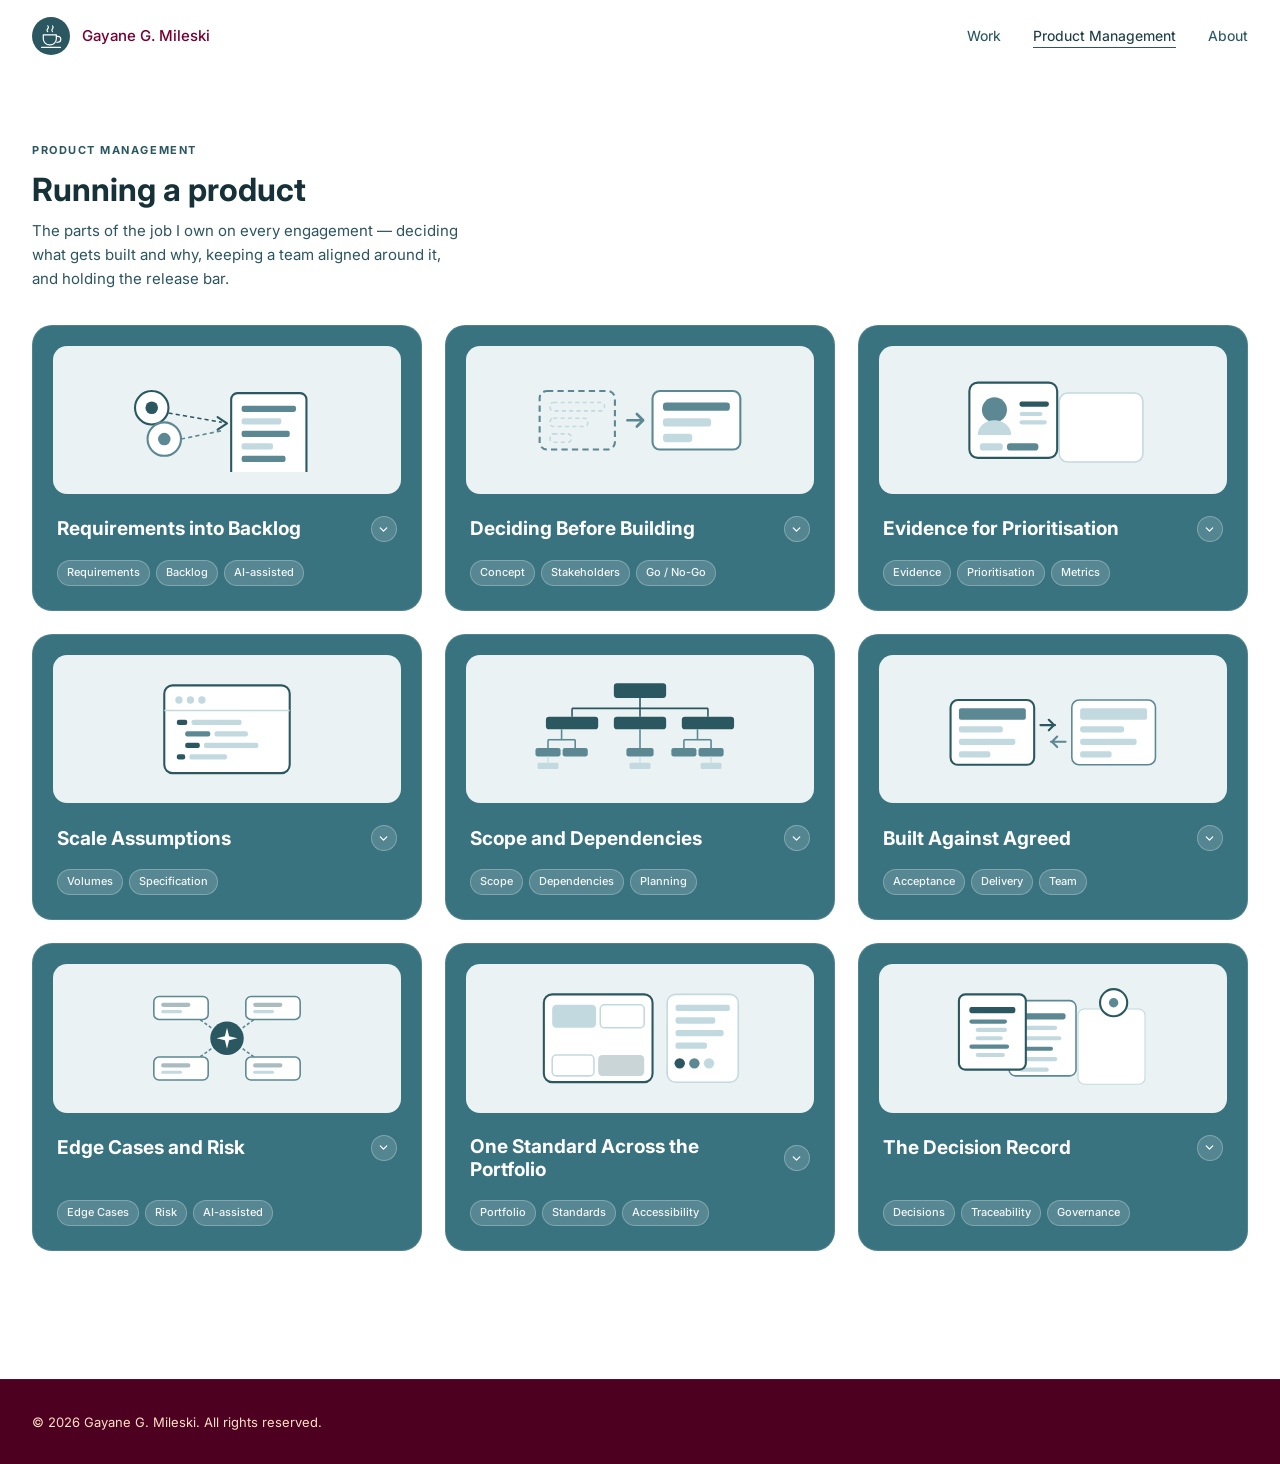
<file: ai-engineering.html>
<!DOCTYPE html>
<html lang="en">
<head>
  <meta charset="UTF-8">
  <meta name="viewport" content="width=device-width, initial-scale=1.0">
  <meta name="description" content="Product management in practice — deciding what gets built and why, keeping a team aligned around it, and holding the release bar.">
  <title>Product Management | Gayane G. Mileski</title>
  <link rel="icon" href="favicon.svg" type="image/svg+xml">
  <link rel="preconnect" href="https://fonts.googleapis.com">
  <link rel="preconnect" href="https://fonts.gstatic.com" crossorigin>
  <link href="https://fonts.googleapis.com/css2?family=Cormorant+Garamond:ital,wght@0,300;0,400;0,500;1,300;1,400&family=Inter:wght@300;400;500;600;700&display=swap" rel="stylesheet">
  <link rel="stylesheet" href="css/styles.css">
  <style>
    /* ===== Product Management — flat panel (light teal) ===== */
    .aipe-panel { position:relative; color:#173138; background:none; padding:0; border-radius:0; box-shadow:none; }

    .aipe-panel-head { display:flex; align-items:flex-start; justify-content:space-between; gap:var(--s-6); flex-wrap:wrap; margin-bottom:clamp(22px,2.6vw,34px); }
    .aipe-panel-eyebrow { display:inline-block; font-size:0.6875rem; font-weight:700; letter-spacing:0.14em; text-transform:uppercase; color:#2b5761; margin-bottom:var(--s-3); }
    .aipe-panel-title { font-family:var(--font-body); font-size:clamp(1.5rem,2.6vw,2rem); font-weight:700; line-height:1.12; color:#173138; margin:0; }
    .aipe-panel-sub { font-size:0.9375rem; color:#2c5560; margin-top:var(--s-3); max-width:48ch; }

    .aipe-tasks { display:grid; grid-template-columns:repeat(3,1fr); gap:clamp(18px,1.8vw,26px); }
    .aipe-task { display:flex; flex-direction:column; border-radius:20px; background:#39737f; border:1px solid rgba(255,255,255,0.12); transition:background var(--t-base); }
    .aipe-task:hover { background:#3f7e8b; }
    .aipe-task-illus { margin:20px 20px 0; border-radius:14px; padding:22px 24px; display:flex; align-items:center; justify-content:center; background:#eaf2f3; }
    .aipe-task-illus svg { display:block; width:100%; max-width:230px; height:auto; }
    .aipe-task-body { display:flex; flex-direction:column; flex:1; padding:20px 24px 24px; }
    .aipe-task-title { font-size:1.1875rem; font-weight:700; color:#fff; line-height:1.25; margin:0; }
    .aipe-task-copy { font-size:0.9375rem; line-height:1.6; color:rgba(255,255,255,0.82); margin:var(--s-3) 0 0; }

    /* collapsed by default: illustration, title and tags only */
    .aipe-task-more { margin-bottom:var(--s-4); }
    .aipe-task-summary { display:flex; align-items:center; justify-content:space-between; gap:14px; cursor:pointer; list-style:none; padding:2px 0; }
    .aipe-task-summary::-webkit-details-marker { display:none; }
    .aipe-task-summary:focus-visible { outline:2px solid rgba(255,255,255,0.85); outline-offset:5px; border-radius:8px; }
    .aipe-task-chevron { flex:none; display:grid; place-items:center; width:26px; height:26px; border-radius:50%; color:#fff; background:rgba(255,255,255,0.14); border:1px solid rgba(255,255,255,0.26); transition:transform var(--t-base), background var(--t-base); }
    .aipe-task-chevron svg { width:13px; height:13px; display:block; }
    .aipe-task:hover .aipe-task-chevron { background:rgba(255,255,255,0.26); }
    .aipe-task-more[open] .aipe-task-chevron { transform:rotate(180deg); }
    .aipe-task-more[open] .aipe-task-copy { animation:aipe-reveal 0.28s ease both; }
    @keyframes aipe-reveal { from { opacity:0; transform:translateY(-4px); } to { opacity:1; transform:none; } }
    @media (prefers-reduced-motion: reduce) {
      .aipe-task-more[open] .aipe-task-copy { animation:none; }
      .aipe-task-chevron { transition:none; }
    }
    .aipe-task-tags { display:flex; flex-wrap:wrap; gap:6px; margin-top:auto; }
    .aipe-task-tags span { font-size:0.6875rem; font-weight:500; color:rgba(255,255,255,0.92); background:rgba(255,255,255,0.15); border:1px solid rgba(255,255,255,0.25); padding:3px 9px; border-radius:999px; }
    @media (max-width:1024px) { .aipe-tasks { grid-template-columns:repeat(2,1fr); } }
    @media (max-width:560px)  { .aipe-tasks { grid-template-columns:1fr; } .aipe-panel-progress { width:100%; } }
  </style>
</head>
<body>

  <div class="reading-progress" aria-hidden="true"><div class="reading-progress-fill"></div></div>

  <header class="site-header" id="top">
    <nav class="nav container" aria-label="Primary navigation">
      <a href="index.html" class="nav-brand" aria-label="Gayane G. Mileski — Home">
        <span class="nav-monogram" aria-hidden="true"><svg viewBox="0 0 64 64" fill="none"><circle cx="32" cy="32" r="32" fill="#2b5761"/> <g fill="none" stroke="#FFFFFF" stroke-width="2" stroke-linecap="round" stroke-linejoin="round"> <path d="M26.5 15c1.6 1.6 1.6 3.2 0 4.8s-1.6 3.2 0 4.8"/> <path d="M34.5 15c1.6 1.6 1.6 3.2 0 4.8s-1.6 3.2 0 4.8"/> <path d="M19 30h22v6.5A10.5 10.5 0 0 1 30.5 47h-1A10.5 10.5 0 0 1 19 36.5V30z"/> <path d="M41 32.5h2.5a5 5 0 0 1 0 10H41.6"/> <path d="M16 51h32"/> </g></svg></span>
        <span class="nav-name">Gayane G. Mileski</span>
      </a>
      <ul class="nav-menu nav-menu--teal" id="nav-menu" role="list">
        <li><a href="index.html#work" class="nav-link">Work</a></li>
        <li><a href="ai-engineering.html" class="nav-link is-current" aria-current="page">Product Management</a></li>
        <li><a href="about.html" class="nav-link">About</a></li>
      </ul>
      <button class="nav-toggle" id="nav-toggle" aria-expanded="false" aria-controls="nav-menu" aria-label="Open navigation">
        <span></span><span></span><span></span>
      </button>
    </nav>
  </header>

  <main id="main-content">
  <section class="section section--page-top" id="ai-engineering" aria-labelledby="ai-engineering-heading">
    <div class="container">
      <div class="aipe-panel" data-reveal>

        <div class="aipe-panel-head">
          <div class="aipe-panel-heading">
            <span class="aipe-panel-eyebrow">Product Management</span>
            <h2 class="aipe-panel-title" id="ai-engineering-heading">Running a product</h2>
            <p class="aipe-panel-sub">The parts of the job I own on every engagement — deciding what gets built and why, keeping a team aligned around it, and holding the release bar.</p>
          </div>
        </div>

        <div class="aipe-tasks">

        <article class="aipe-task">
          <div class="aipe-task-illus"><svg viewBox="0 0 220 100" fill="none" xmlns="http://www.w3.org/2000/svg" aria-hidden="true"><g><circle cx="38" cy="38" r="16" stroke="#2b5761" stroke-width="2" fill="white"/>
              <circle cx="38" cy="38" r="6" fill="#2b5761"/>
              <circle cx="50" cy="68" r="16" stroke="#5b8893" stroke-width="2" fill="white"/>
              <circle cx="50" cy="68" r="6" fill="#5b8893"/>
              <line x1="54" y1="43" x2="105" y2="52" stroke="#2b5761" stroke-width="1.5" stroke-dasharray="4 3"/>
              <line x1="66" y1="68" x2="105" y2="60" stroke="#5b8893" stroke-width="1.5" stroke-dasharray="4 3"/>
              <path d="M101 47 L110 53 L101 59" stroke="#2b5761" stroke-width="2" stroke-linecap="round" stroke-linejoin="round" fill="none"/>
              <rect x="114" y="24" width="72" height="82" rx="6" stroke="#2b5761" stroke-width="2" fill="white"/>
              <rect x="124" y="36" width="52" height="6" rx="2" fill="#5b8893"/>
              <rect x="124" y="48" width="38" height="6" rx="2" fill="#c2dadf"/>
              <rect x="124" y="60" width="46" height="6" rx="2" fill="#5b8893"/>
              <rect x="124" y="72" width="30" height="6" rx="2" fill="#c2dadf"/>
              <rect x="124" y="84" width="42" height="6" rx="2" fill="#5b8893"/></g></svg></div>
          <div class="aipe-task-body">
            <details class="aipe-task-more">
              <summary class="aipe-task-summary">
                <h3 class="aipe-task-title">Requirements into Backlog</h3>
                <span class="aipe-task-chevron" aria-hidden="true"><svg viewBox="0 0 24 24" fill="none" stroke="currentColor" stroke-width="2.2" stroke-linecap="round" stroke-linejoin="round"><path d="m6 9 6 6 6-6"/></svg></span>
              </summary>
              <p class="aipe-task-copy">Read the specifications, the legal texts and the stakeholder input, and turn them into a backlog the team can size and commit to. AI takes the first pass through the long documents; the call on what matters stays mine.</p>
            </details>
            <div class="aipe-task-tags"><span>Requirements</span><span>Backlog</span><span>AI-assisted</span></div>
          </div>
        </article>


        <article class="aipe-task">
          <div class="aipe-task-illus"><svg viewBox="0 0 220 100" fill="none" xmlns="http://www.w3.org/2000/svg" aria-hidden="true"><g><rect x="14" y="22" width="72" height="56" rx="7" stroke="#5b8893" stroke-width="2" stroke-dasharray="6 4" fill="none"/>
              <rect x="24" y="33" width="52" height="8" rx="3" stroke="#c2dadf" stroke-width="1.5" stroke-dasharray="4 3" fill="none"/>
              <rect x="24" y="48" width="36" height="8" rx="3" stroke="#c2dadf" stroke-width="1.5" stroke-dasharray="4 3" fill="none"/>
              <rect x="24" y="63" width="20" height="8" rx="3" stroke="#c2dadf" stroke-width="1.5" stroke-dasharray="4 3" fill="none"/>
              <path d="M98 50 L112 50" stroke="#5b8893" stroke-width="2.5" stroke-linecap="round"/>
              <path d="M107 44 L113 50 L107 56" stroke="#5b8893" stroke-width="2.5" stroke-linecap="round" stroke-linejoin="round"/>
              <rect x="122" y="22" width="84" height="56" rx="7" fill="#FFFFFF" stroke="#5b8893" stroke-width="2"/>
              <rect x="132" y="33" width="64" height="8" rx="3" fill="#5b8893"/>
              <rect x="132" y="48" width="46" height="8" rx="3" fill="#c2dadf"/>
              <rect x="132" y="63" width="28" height="8" rx="3" fill="#c2dadf"/></g></svg></div>
          <div class="aipe-task-body">
            <details class="aipe-task-more">
              <summary class="aipe-task-summary">
                <h3 class="aipe-task-title">Deciding Before Building</h3>
                <span class="aipe-task-chevron" aria-hidden="true"><svg viewBox="0 0 24 24" fill="none" stroke="currentColor" stroke-width="2.2" stroke-linecap="round" stroke-linejoin="round"><path d="m6 9 6 6 6-6"/></svg></span>
              </summary>
              <p class="aipe-task-copy">Get the decision while it is still cheap to change. A clickable concept in days rather than a slide deck, so a steering group approves or rejects something real before the budget is committed.</p>
            </details>
            <div class="aipe-task-tags"><span>Concept</span><span>Stakeholders</span><span>Go / No-Go</span></div>
          </div>
        </article>

        <article class="aipe-task">
          <div class="aipe-task-illus"><svg viewBox="0 0 220 100" fill="none" xmlns="http://www.w3.org/2000/svg" aria-hidden="true"><g><rect x="116" y="24" width="80" height="66" rx="8" stroke="#c2dadf" stroke-width="1.5" fill="white"/><rect x="30" y="14" width="84" height="72" rx="8" stroke="#2b5761" stroke-width="2" fill="white"/><circle cx="54" cy="40" r="12" fill="#5b8893"/><path d="M38 64 a16 14 0 0 1 32 0 Z" fill="#c2dadf"/><rect x="78" y="32" width="28" height="5" rx="2" fill="#2b5761"/><rect x="78" y="42" width="22" height="4" rx="2" fill="#c2dadf"/><rect x="78" y="50" width="26" height="4" rx="2" fill="#c2dadf"/><rect x="40" y="72" width="22" height="7" rx="3" fill="#c2dadf"/><rect x="66" y="72" width="30" height="7" rx="3" fill="#5b8893"/></g></svg></div>
          <div class="aipe-task-body">
            <details class="aipe-task-more">
              <summary class="aipe-task-summary">
                <h3 class="aipe-task-title">Evidence for Prioritisation</h3>
                <span class="aipe-task-chevron" aria-hidden="true"><svg viewBox="0 0 24 24" fill="none" stroke="currentColor" stroke-width="2.2" stroke-linecap="round" stroke-linejoin="round"><path d="m6 9 6 6 6-6"/></svg></span>
              </summary>
              <p class="aipe-task-copy">What goes to the top of the backlog rests on evidence — survey data, usability testing, support volumes and drop-off rates — rather than on who argued hardest in the room.</p>
            </details>
            <div class="aipe-task-tags"><span>Evidence</span><span>Prioritisation</span><span>Metrics</span></div>
          </div>
        </article>


        <article class="aipe-task">
          <div class="aipe-task-illus"><svg viewBox="0 0 220 100" fill="none" xmlns="http://www.w3.org/2000/svg" aria-hidden="true"><g><rect x="50" y="8" width="120" height="84" rx="8" stroke="#2b5761" stroke-width="2" fill="white"/>
              <circle cx="64" cy="22" r="3.5" fill="#c2dadf"/><circle cx="75" cy="22" r="3.5" fill="#c2dadf"/><circle cx="86" cy="22" r="3.5" fill="#c2dadf"/>
              <line x1="50" y1="32" x2="170" y2="32" stroke="#c2dadf" stroke-width="1.5"/>
              <rect x="62" y="41" width="10" height="5" rx="2" fill="#2b5761"/>
              <rect x="76" y="41" width="48" height="5" rx="2" fill="#c2dadf"/>
              <rect x="70" y="52" width="24" height="5" rx="2" fill="#5b8893"/>
              <rect x="98" y="52" width="32" height="5" rx="2" fill="#c2dadf"/>
              <rect x="70" y="63" width="14" height="5" rx="2" fill="#2b5761"/>
              <rect x="88" y="63" width="52" height="5" rx="2" fill="#c2dadf"/>
              <rect x="62" y="74" width="8" height="5" rx="2" fill="#2b5761"/>
              <rect x="74" y="74" width="36" height="5" rx="2" fill="#c2dadf"/></g></svg></div>
          <div class="aipe-task-body">
            <details class="aipe-task-more">
              <summary class="aipe-task-summary">
                <h3 class="aipe-task-title">Scale Assumptions</h3>
                <span class="aipe-task-chevron" aria-hidden="true"><svg viewBox="0 0 24 24" fill="none" stroke="currentColor" stroke-width="2.2" stroke-linecap="round" stroke-linejoin="round"><path d="m6 9 6 6 6-6"/></svg></span>
              </summary>
              <p class="aipe-task-copy">Specify for the range the product will actually meet — a single farmer against a large retailer. Volumes and peak loads settled while they are still cheap, not discovered at go-live.</p>
            </details>
            <div class="aipe-task-tags"><span>Volumes</span><span>Specification</span></div>
          </div>
        </article>

        <article class="aipe-task">
          <div class="aipe-task-illus"><svg viewBox="0 0 220 100" fill="none" xmlns="http://www.w3.org/2000/svg" aria-hidden="true"><g><rect x="85" y="6" width="50" height="14" rx="3" fill="#2b5761"/>
              <line x1="110" y1="20" x2="110" y2="30" stroke="#2b5761" stroke-width="1.5"/>
              <line x1="45" y1="30" x2="175" y2="30" stroke="#2b5761" stroke-width="1.5"/>
              <line x1="45" y1="30" x2="45" y2="38" stroke="#2b5761" stroke-width="1.5"/>
              <line x1="110" y1="30" x2="110" y2="38" stroke="#2b5761" stroke-width="1.5"/>
              <line x1="175" y1="30" x2="175" y2="38" stroke="#2b5761" stroke-width="1.5"/>
              <rect x="20" y="38" width="50" height="12" rx="3" fill="#2b5761"/>
              <rect x="85" y="38" width="50" height="12" rx="3" fill="#2b5761"/>
              <rect x="150" y="38" width="50" height="12" rx="3" fill="#2b5761"/>
              <line x1="35" y1="50" x2="35" y2="60" stroke="#5b8893" stroke-width="1.5"/>
              <line x1="22" y1="60" x2="48" y2="60" stroke="#5b8893" stroke-width="1.5"/>
              <line x1="22" y1="60" x2="22" y2="68" stroke="#5b8893" stroke-width="1.5"/>
              <line x1="48" y1="60" x2="48" y2="68" stroke="#5b8893" stroke-width="1.5"/>
              <line x1="110" y1="50" x2="110" y2="68" stroke="#5b8893" stroke-width="1.5"/>
              <line x1="165" y1="50" x2="165" y2="60" stroke="#5b8893" stroke-width="1.5"/>
              <line x1="152" y1="60" x2="178" y2="60" stroke="#5b8893" stroke-width="1.5"/>
              <line x1="152" y1="60" x2="152" y2="68" stroke="#5b8893" stroke-width="1.5"/>
              <line x1="178" y1="60" x2="178" y2="68" stroke="#5b8893" stroke-width="1.5"/>
              <rect x="10" y="68" width="24" height="8" rx="2" fill="#5b8893"/>
              <rect x="36" y="68" width="24" height="8" rx="2" fill="#5b8893"/>
              <rect x="97" y="68" width="26" height="8" rx="2" fill="#5b8893"/>
              <rect x="140" y="68" width="24" height="8" rx="2" fill="#5b8893"/>
              <rect x="166" y="68" width="24" height="8" rx="2" fill="#5b8893"/>
              <line x1="22" y1="76" x2="22" y2="82" stroke="#c2dadf" stroke-width="1"/>
              <rect x="12" y="82" width="20" height="6" rx="1.5" fill="#c2dadf"/>
              <line x1="110" y1="76" x2="110" y2="82" stroke="#c2dadf" stroke-width="1"/>
              <rect x="100" y="82" width="20" height="6" rx="1.5" fill="#c2dadf"/>
              <line x1="178" y1="76" x2="178" y2="82" stroke="#c2dadf" stroke-width="1"/>
              <rect x="168" y="82" width="20" height="6" rx="1.5" fill="#c2dadf"/></g></svg></div>
          <div class="aipe-task-body">
            <details class="aipe-task-more">
              <summary class="aipe-task-summary">
                <h3 class="aipe-task-title">Scope and Dependencies</h3>
                <span class="aipe-task-chevron" aria-hidden="true"><svg viewBox="0 0 24 24" fill="none" stroke="currentColor" stroke-width="2.2" stroke-linecap="round" stroke-linejoin="round"><path d="m6 9 6 6 6-6"/></svg></span>
              </summary>
              <p class="aipe-task-copy">Map the whole product as a hierarchy of use cases, so scope, dependencies and the gaps between teams are visible and arguable before anything is committed to a release date.</p>
            </details>
            <div class="aipe-task-tags"><span>Scope</span><span>Dependencies</span><span>Planning</span></div>
          </div>
        </article>

        <article class="aipe-task">
          <div class="aipe-task-illus"><svg viewBox="0 0 220 100" fill="none" xmlns="http://www.w3.org/2000/svg" aria-hidden="true"><g><rect x="12" y="22" width="80" height="62" rx="7" stroke="#2b5761" stroke-width="2" fill="white"/><rect x="20" y="30" width="64" height="11" rx="2" fill="#5b8893"/><rect x="20" y="47" width="42" height="6" rx="2" fill="#c2dadf"/><rect x="20" y="59" width="54" height="6" rx="2" fill="#c2dadf"/><rect x="20" y="71" width="30" height="6" rx="2" fill="#c2dadf"/><path d="M98 46 l14 0 M106 41 l5 5 l-5 5" stroke="#2b5761" stroke-width="2" fill="none" stroke-linecap="round" stroke-linejoin="round"/><path d="M122 62 l-14 0 M114 57 l-5 5 l5 5" stroke="#5b8893" stroke-width="2" fill="none" stroke-linecap="round" stroke-linejoin="round"/><rect x="128" y="22" width="80" height="62" rx="7" stroke="#5b8893" stroke-width="1.5" fill="white"/><rect x="136" y="30" width="64" height="11" rx="2" fill="#c2dadf"/><rect x="136" y="47" width="42" height="6" rx="2" fill="#c2dadf"/><rect x="136" y="59" width="54" height="6" rx="2" fill="#c2dadf"/><rect x="136" y="71" width="30" height="6" rx="2" fill="#c2dadf"/></g></svg></div>
          <div class="aipe-task-body">
            <details class="aipe-task-more">
              <summary class="aipe-task-summary">
                <h3 class="aipe-task-title">Built Against Agreed</h3>
                <span class="aipe-task-chevron" aria-hidden="true"><svg viewBox="0 0 24 24" fill="none" stroke="currentColor" stroke-width="2.2" stroke-linecap="round" stroke-linejoin="round"><path d="m6 9 6 6 6-6"/></svg></span>
              </summary>
              <p class="aipe-task-copy">Check what was built against what was agreed while the sprint is still open — the UI against the spec, the behaviour against the acceptance criteria — so gaps are a conversation with the team, not a finding at acceptance.</p>
            </details>
            <div class="aipe-task-tags"><span>Acceptance</span><span>Delivery</span><span>Team</span></div>
          </div>
        </article>

        <article class="aipe-task">
          <div class="aipe-task-illus"><svg viewBox="0 0 220 100" fill="none" xmlns="http://www.w3.org/2000/svg" aria-hidden="true"><g><circle cx="110" cy="50" r="16" fill="#2b5761"/>
              <path d="M110 40 l2 8 8 2 -8 2 -2 8 -2 -8 -8 -2 8 -2 z" fill="white"/>
              <line x1="95" y1="40" x2="70" y2="22" stroke="#5b8893" stroke-width="1.5" stroke-dasharray="3 2"/>
              <line x1="125" y1="40" x2="150" y2="22" stroke="#5b8893" stroke-width="1.5" stroke-dasharray="3 2"/>
              <line x1="95" y1="60" x2="70" y2="78" stroke="#5b8893" stroke-width="1.5" stroke-dasharray="3 2"/>
              <line x1="125" y1="60" x2="150" y2="78" stroke="#5b8893" stroke-width="1.5" stroke-dasharray="3 2"/>
              <rect x="40" y="10" width="52" height="22" rx="5" fill="#FFFFFF" stroke="#5b8893" stroke-width="1.5"/>
              <rect x="47" y="16" width="28" height="4" rx="2" fill="#2b5761" fill-opacity="0.4"/>
              <rect x="47" y="23" width="20" height="3" rx="1.5" fill="#c2dadf"/>
              <rect x="128" y="10" width="52" height="22" rx="5" fill="#FFFFFF" stroke="#5b8893" stroke-width="1.5"/>
              <rect x="135" y="16" width="28" height="4" rx="2" fill="#2b5761" fill-opacity="0.4"/>
              <rect x="135" y="23" width="20" height="3" rx="1.5" fill="#c2dadf"/>
              <rect x="40" y="68" width="52" height="22" rx="5" fill="#FFFFFF" stroke="#5b8893" stroke-width="1.5"/>
              <rect x="47" y="74" width="28" height="4" rx="2" fill="#2b5761" fill-opacity="0.4"/>
              <rect x="47" y="81" width="20" height="3" rx="1.5" fill="#c2dadf"/>
              <rect x="128" y="68" width="52" height="22" rx="5" fill="#FFFFFF" stroke="#5b8893" stroke-width="1.5"/>
              <rect x="135" y="74" width="28" height="4" rx="2" fill="#2b5761" fill-opacity="0.4"/>
              <rect x="135" y="81" width="20" height="3" rx="1.5" fill="#c2dadf"/></g></svg></div>
          <div class="aipe-task-body">
            <details class="aipe-task-more">
              <summary class="aipe-task-summary">
                <h3 class="aipe-task-title">Edge Cases and Risk</h3>
                <span class="aipe-task-chevron" aria-hidden="true"><svg viewBox="0 0 24 24" fill="none" stroke="currentColor" stroke-width="2.2" stroke-linecap="round" stroke-linejoin="round"><path d="m6 9 6 6 6-6"/></svg></span>
              </summary>
              <p class="aipe-task-copy">Enumerate every state, edge case and failure a workflow can reach — AI is good at the exhaustive list — so each one is costed and decided on deliberately, instead of found by a user in production.</p>
            </details>
            <div class="aipe-task-tags"><span>Edge Cases</span><span>Risk</span><span>AI-assisted</span></div>
          </div>
        </article>

        <article class="aipe-task">
          <div class="aipe-task-illus"><svg viewBox="0 0 220 100" fill="none" xmlns="http://www.w3.org/2000/svg" aria-hidden="true"><g><rect x="18" y="8" width="104" height="84" rx="8" stroke="#2b5761" stroke-width="2" fill="white"/>
              <rect x="26" y="18" width="42" height="22" rx="4" fill="#c2dadf"/>
              <rect x="72" y="18" width="42" height="22" rx="4" stroke="#c2dadf" stroke-width="1.5" fill="white"/>
              <rect x="26" y="46" width="88" height="14" rx="4" fill="#FFFFFF"/>
              <rect x="26" y="66" width="40" height="20" rx="4" stroke="#c2dadf" stroke-width="1.5" fill="white"/>
              <rect x="70" y="66" width="44" height="20" rx="4" fill="#2b5761" fill-opacity="0.25"/>
              <rect x="136" y="8" width="68" height="84" rx="8" stroke="#c2dadf" stroke-width="1.5" fill="white"/>
              <rect x="144" y="18" width="52" height="6" rx="2" fill="#c2dadf"/>
              <rect x="144" y="30" width="38" height="6" rx="2" fill="#c2dadf"/>
              <rect x="144" y="42" width="46" height="6" rx="2" fill="#c2dadf"/>
              <rect x="144" y="54" width="30" height="6" rx="2" fill="#c2dadf"/>
              <circle cx="148" cy="74" r="5" fill="#2b5761"/>
              <circle cx="162" cy="74" r="5" fill="#5b8893"/>
              <circle cx="176" cy="74" r="5" fill="#c2dadf"/></g></svg></div>
          <div class="aipe-task-body">
            <details class="aipe-task-more">
              <summary class="aipe-task-summary">
                <h3 class="aipe-task-title">One Standard Across the Portfolio</h3>
                <span class="aipe-task-chevron" aria-hidden="true"><svg viewBox="0 0 24 24" fill="none" stroke="currentColor" stroke-width="2.2" stroke-linecap="round" stroke-linejoin="round"><path d="m6 9 6 6 6-6"/></svg></span>
              </summary>
              <p class="aipe-task-copy">Hold several products in one family to a single standard: shared components, the same accessibility bar, one definition of done — and push a change through all of them at once.</p>
            </details>
            <div class="aipe-task-tags"><span>Portfolio</span><span>Standards</span><span>Accessibility</span></div>
          </div>
        </article>

        <article class="aipe-task">
          <div class="aipe-task-illus"><svg viewBox="0 0 220 100" fill="none" xmlns="http://www.w3.org/2000/svg" aria-hidden="true"><g><rect x="134" y="22" width="64" height="72" rx="6" stroke="#c2dadf" stroke-width="1" fill="#FFFFFF"/>
              <rect x="68" y="14" width="64" height="72" rx="6" stroke="#5b8893" stroke-width="1.5" fill="white"/>
              <rect x="78" y="26" width="44" height="6" rx="2" fill="#5b8893"/>
              <rect x="78" y="38" width="36" height="4" rx="2" fill="#c2dadf"/>
              <rect x="78" y="48" width="40" height="4" rx="2" fill="#c2dadf"/>
              <rect x="78" y="58" width="32" height="4" rx="2" fill="#5b8893"/>
              <rect x="78" y="68" width="36" height="4" rx="2" fill="#c2dadf"/>
              <rect x="78" y="78" width="28" height="4" rx="2" fill="#c2dadf"/>
              <rect x="20" y="8" width="64" height="72" rx="6" stroke="#2b5761" stroke-width="2" fill="white"/>
              <rect x="30" y="20" width="44" height="6" rx="2" fill="#2b5761"/>
              <rect x="30" y="32" width="36" height="4" rx="2" fill="#5b8893"/>
              <rect x="36" y="40" width="30" height="4" rx="2" fill="#c2dadf"/>
              <rect x="36" y="48" width="26" height="4" rx="2" fill="#c2dadf"/>
              <rect x="30" y="56" width="38" height="4" rx="2" fill="#5b8893"/>
              <rect x="36" y="64" width="28" height="4" rx="2" fill="#c2dadf"/>
              <circle cx="168" cy="16" r="13" fill="white" stroke="#2b5761" stroke-width="2"/><circle cx="168" cy="16" r="4.5" fill="#5b8893"/></g></svg></div>
          <div class="aipe-task-body">
            <details class="aipe-task-more">
              <summary class="aipe-task-summary">
                <h3 class="aipe-task-title">The Decision Record</h3>
                <span class="aipe-task-chevron" aria-hidden="true"><svg viewBox="0 0 24 24" fill="none" stroke="currentColor" stroke-width="2.2" stroke-linecap="round" stroke-linejoin="round"><path d="m6 9 6 6 6-6"/></svg></span>
              </summary>
              <p class="aipe-task-copy">Keep the decisions, their rationale and the open questions written down and current, so a new team member — or an auditor — can trace why the product is the way it is.</p>
            </details>
            <div class="aipe-task-tags"><span>Decisions</span><span>Traceability</span><span>Governance</span></div>
          </div>
        </article>

        </div>

      </div>
    </div>
  </section>
  </main>

  <footer class="footer" role="contentinfo">
    <div class="container">
      <div class="footer-bottom">
        <p class="footer-copyright">© 2026 Gayane G. Mileski. All rights reserved.</p>
      </div>
    </div>
  </footer>

  <script src="js/main.js" defer></script>
</body>
</html>
</file>
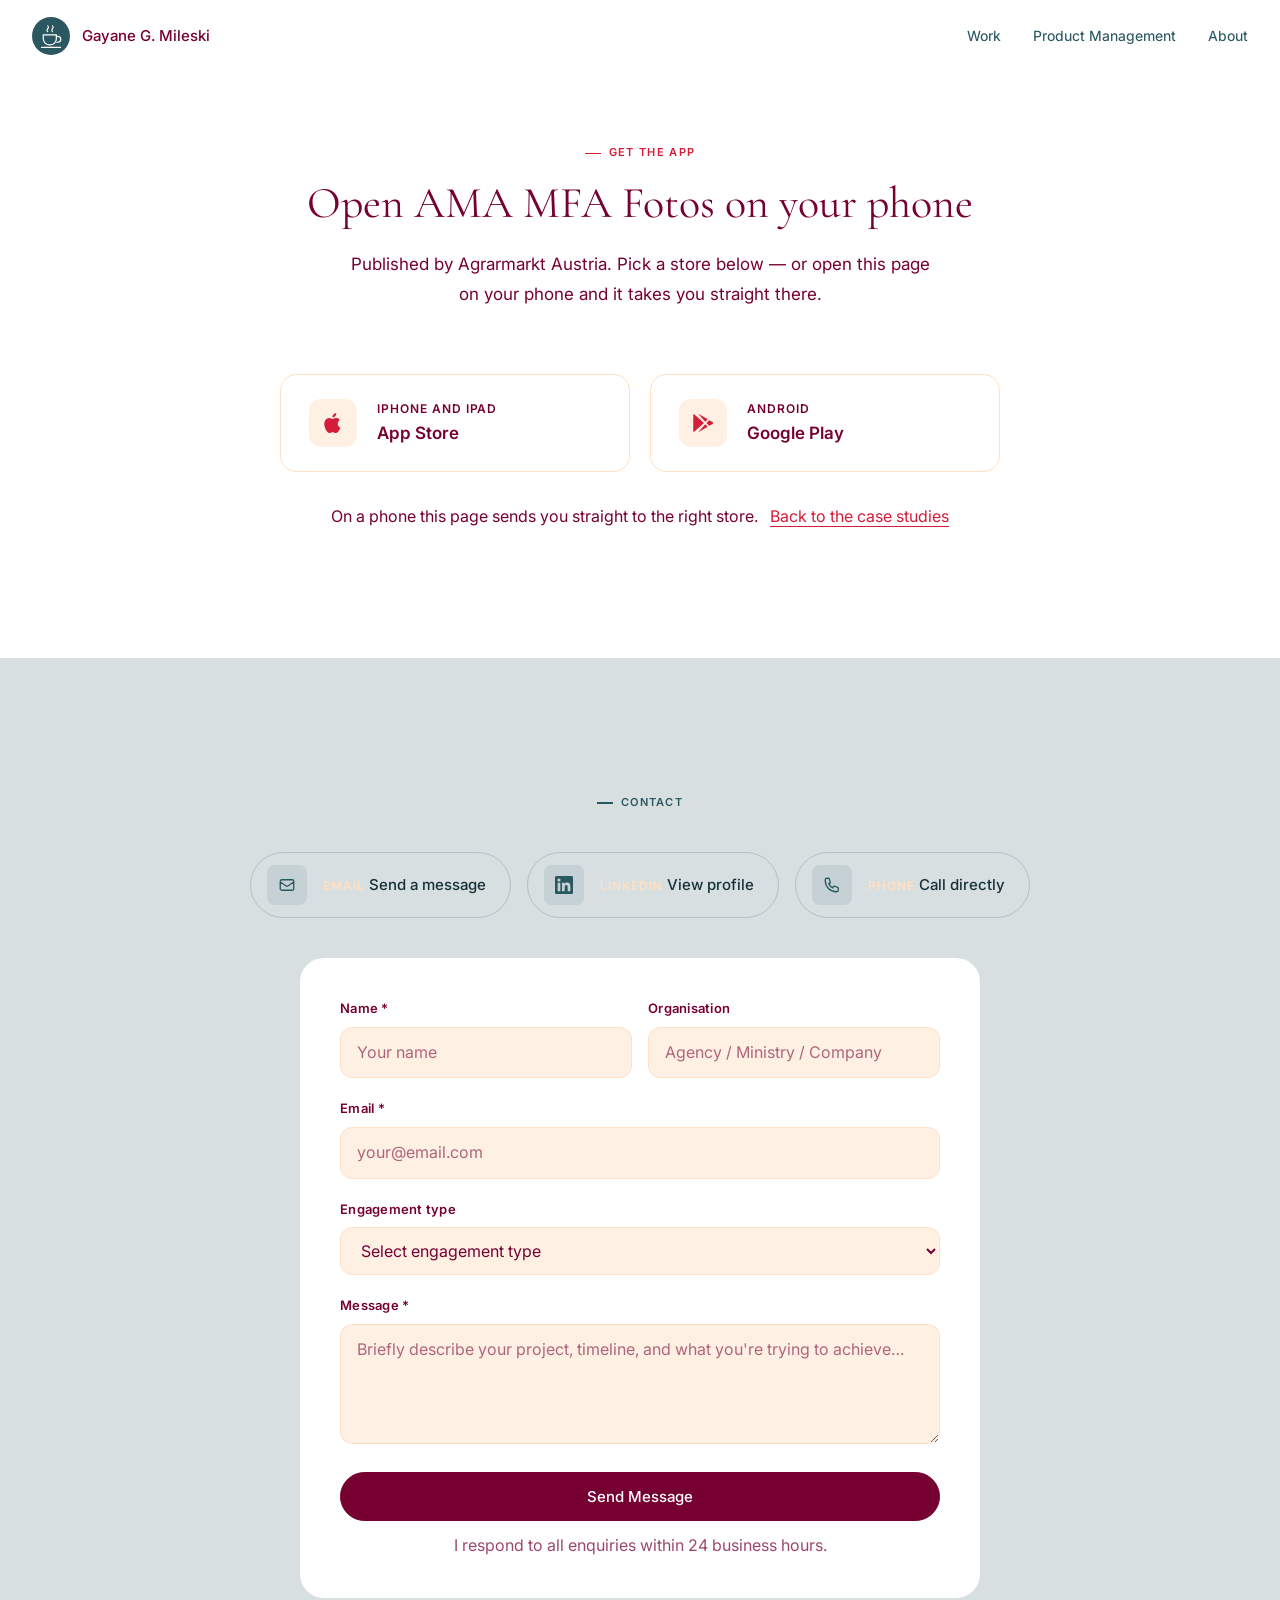
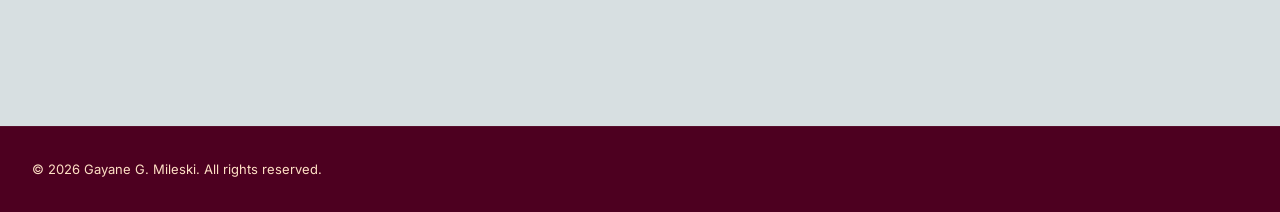
<file: get-app.html>
<!DOCTYPE html>
<html lang="en">
<head>
  <meta charset="UTF-8">
  <meta name="viewport" content="width=device-width, initial-scale=1.0">
  <meta name="description" content="Selected projects by Gayane G. Mileski — public-sector portals, regulated mobile apps and a contact centre platform, taken from roadmap to release.">
  <meta name="theme-color" content="#D51C39">
  <title>Get the app | Gayane G. Mileski</title>

  <!-- Open Graph -->
  <meta property="og:title" content="Gayane G. Mileski — Product Lead">
  <meta property="og:description" content="Selected projects — from roadmap to release.">
  <meta property="og:type" content="website">

  <!-- Fonts -->
  <link rel="preconnect" href="https://fonts.googleapis.com">
  <link rel="preconnect" href="https://fonts.gstatic.com" crossorigin>
  <link href="https://fonts.googleapis.com/css2?family=Cormorant+Garamond:ital,wght@0,300;0,400;0,500;1,300;1,400&family=Inter:wght@300;400;500;600;700&display=swap" rel="stylesheet">

  <link rel="icon" type="image/svg+xml" href="favicon.svg">
  <link rel="stylesheet" href="css/styles.css">
</head>
<body>
  <a href="#main-content" class="skip-link">Skip to main content</a>

  <!-- =====================================================================
       NAVIGATION
  ====================================================================== -->
  <header class="site-header" id="top">
    <nav class="nav container" aria-label="Primary navigation">
      <a href="index.html" class="nav-brand" aria-label="Gayane G. Mileski — Home">
        <span class="nav-monogram" aria-hidden="true"><svg viewBox="0 0 64 64" fill="none"><circle cx="32" cy="32" r="32" fill="#2b5761"/> <g fill="none" stroke="#FFFFFF" stroke-width="2" stroke-linecap="round" stroke-linejoin="round"> <path d="M26.5 15c1.6 1.6 1.6 3.2 0 4.8s-1.6 3.2 0 4.8"/> <path d="M34.5 15c1.6 1.6 1.6 3.2 0 4.8s-1.6 3.2 0 4.8"/> <path d="M19 30h22v6.5A10.5 10.5 0 0 1 30.5 47h-1A10.5 10.5 0 0 1 19 36.5V30z"/> <path d="M41 32.5h2.5a5 5 0 0 1 0 10H41.6"/> <path d="M16 51h32"/> </g></svg></span>
        <span class="nav-name">Gayane G. Mileski</span>
      </a>

      <button class="nav-toggle" aria-expanded="false" aria-controls="nav-menu" aria-label="Open navigation">
        <span></span><span></span><span></span>
      </button>

      <ul class="nav-menu nav-menu--teal" id="nav-menu" role="list">
        <li><a href="work.html" class="nav-link">Work</a></li>
        <li><a href="work.html#product-management" class="nav-link">Product Management</a></li>
        <li><a href="about.html" class="nav-link">About</a></li>
      </ul>
    </nav>
  </header>

  <main id="main-content">

  <section class="section section--page-top" id="get-app" aria-labelledby="get-app-heading">
    <div class="container">
      <div class="ga-stack">

        <header class="section-header" data-reveal>
          <span class="section-label">Get the app</span>
          <h2 class="section-title" id="get-app-heading">Open <span class="ga-name">the app</span> on your phone</h2>
          <p class="section-description">Published by Agrarmarkt Austria. Pick a store below — or open this page on your phone and it takes you straight there.</p>
        </header>

        <div class="ga-choices" data-reveal data-reveal-delay="2">
          <a class="ga-choice" id="ga-ios" href="#" rel="noopener noreferrer" target="_blank">
            <span class="ga-choice-icon" aria-hidden="true">
              <svg viewBox="0 0 24 24" fill="currentColor" width="26" height="26"><path d="M16.36 12.66c-.02-2.3 1.88-3.4 1.96-3.45-1.07-1.56-2.73-1.78-3.32-1.8-1.41-.14-2.76.83-3.48.83-.72 0-1.83-.81-3.01-.79-1.55.02-2.98.9-3.78 2.29-1.61 2.8-.41 6.93 1.15 9.2.77 1.11 1.68 2.35 2.87 2.31 1.15-.05 1.58-.74 2.98-.74 1.39 0 1.79.74 3.01.72 1.24-.02 2.03-1.13 2.79-2.24.88-1.28 1.24-2.53 1.26-2.6-.03-.01-2.41-.93-2.43-3.73zM14.1 5.6c.63-.77 1.06-1.83.94-2.9-.91.04-2.02.61-2.67 1.37-.58.68-1.09 1.77-.95 2.81 1.02.08 2.06-.52 2.68-1.28z"/></svg>
            </span>
            <span class="ga-choice-text">
              <span class="ga-choice-label">iPhone and iPad</span>
              <span class="ga-choice-value">App Store</span>
            </span>
          </a>
          <a class="ga-choice" id="ga-android" href="#" rel="noopener noreferrer" target="_blank">
            <span class="ga-choice-icon" aria-hidden="true">
              <svg viewBox="0 0 24 24" fill="currentColor" width="26" height="26"><path d="M3.6 20.4 12.9 12 3.6 3.6c-.37.28-.6.74-.6 1.29v14.22c0 .55.23 1.01.6 1.29zm10.5-7.3 2.32 2.32-8.9 5.06 6.58-7.38zm0-2.2L7.52 3.52l8.9 5.06L14.1 10.9zm3.66 3.66-2.6-2.6 2.6-2.56 3.05 1.73c.72.41.72 1.29 0 1.7l-3.05 1.73z"/></svg>
            </span>
            <span class="ga-choice-text">
              <span class="ga-choice-label">Android</span>
              <span class="ga-choice-value">Google Play</span>
            </span>
          </a>
        </div>

        <p class="ga-note" data-reveal data-reveal-delay="3">
          On a phone this page sends you straight to the right store.
          <a href="work.html" class="ga-back">Back to the case studies</a>
        </p>

      </div>
    </div>
  </section>

  <!-- =====================================================================
       CONTACT
  ====================================================================== -->
  <section class="section section--dark" id="contact" aria-label="Contact">
    <div class="container">
      <div class="contact-stack">

        <div class="contact-info contact-info--centered" data-reveal>
          <span class="section-label">Contact</span>
          <nav class="contact-links" aria-label="Contact links">
            <a href="mailto:gayane.mileski@gmail.com" class="contact-link-item">
              <span class="contact-link-icon" aria-hidden="true">
                <svg width="18" height="18" fill="none" stroke="currentColor" stroke-width="1.75" viewBox="0 0 24 24"><path d="M3 8l7.89 5.26a2 2 0 002.22 0L21 8M5 19h14a2 2 0 002-2V7a2 2 0 00-2-2H5a2 2 0 00-2 2v10a2 2 0 002 2z"/></svg>
              </span>
              <span class="contact-link-text">
                <span class="contact-link-label">Email</span>
                <span class="contact-link-value">Send a message</span>
              </span>
            </a>
            <a href="https://www.linkedin.com/in/gayane-g-mileski/" class="contact-link-item" target="_blank" rel="noopener noreferrer">
              <span class="contact-link-icon" aria-hidden="true">
                <svg width="18" height="18" fill="currentColor" viewBox="0 0 24 24"><path d="M20.447 20.452h-3.554v-5.569c0-1.328-.027-3.037-1.852-3.037-1.853 0-2.136 1.445-2.136 2.939v5.667H9.351V9h3.414v1.561h.046c.477-.9 1.637-1.85 3.37-1.85 3.601 0 4.267 2.37 4.267 5.455v6.286zM5.337 7.433a2.062 2.062 0 01-2.063-2.065 2.064 2.064 0 112.063 2.065zm1.782 13.019H3.555V9h3.564v11.452zM22.225 0H1.771C.792 0 0 .774 0 1.729v20.542C0 23.227.792 24 1.771 24h20.451C23.2 24 24 23.227 24 22.271V1.729C24 .774 23.2 0 22.222 0h.003z"/></svg>
              </span>
              <span class="contact-link-text">
                <span class="contact-link-label">LinkedIn</span>
                <span class="contact-link-value">View profile</span>
              </span>
            </a>
            <a href="tel:+436602308530" class="contact-link-item">
              <span class="contact-link-icon" aria-hidden="true">
                <svg width="18" height="18" fill="none" stroke="currentColor" stroke-width="1.75" viewBox="0 0 24 24"><path d="M3 5a2 2 0 012-2h2.28a1 1 0 01.948.684l1.498 4.493a1 1 0 01-.502 1.21l-1.598.8a11.042 11.042 0 005.516 5.516l.8-1.598a1 1 0 011.21-.502l4.493 1.498a1 1 0 01.684.949V19a2 2 0 01-2 2h-1C9.716 21 3 14.284 3 6V5z"/></svg>
              </span>
              <span class="contact-link-text">
                <span class="contact-link-label">Phone</span>
                <span class="contact-link-value">Call directly</span>
              </span>
            </a>
          </nav>
        </div>

        <div class="contact-form-card" data-reveal data-reveal-delay="2">
          <form id="contact-form" novalidate aria-label="Contact form">
            <div class="form-row">
              <div class="form-group">
                <label class="form-label" for="form-name">Name <span aria-hidden="true">*</span></label>
                <input class="form-input" type="text" id="form-name" name="name" required autocomplete="name" placeholder="Your name">
              </div>
              <div class="form-group">
                <label class="form-label" for="form-org">Organisation</label>
                <input class="form-input" type="text" id="form-org" name="organisation" autocomplete="organization" placeholder="Agency / Ministry / Company">
              </div>
            </div>
            <div class="form-group">
              <label class="form-label" for="form-email">Email <span aria-hidden="true">*</span></label>
              <input class="form-input" type="email" id="form-email" name="email" required autocomplete="email" placeholder="your@email.com">
            </div>
            <div class="form-group">
              <label class="form-label" for="form-type">Engagement type</label>
              <select class="form-select" id="form-type" name="type">
                <option value="">Select engagement type</option>
                <option value="strategy">Product strategy &amp; roadmap</option>
                <option value="embedded">Interim / embedded product leadership</option>
                <option value="discovery">Discovery &amp; product definition</option>
                <option value="audit">UX / accessibility audit</option>
                <option value="system">Design system build</option>
                <option value="other">Other</option>
              </select>
            </div>
            <div class="form-group">
              <label class="form-label" for="form-message">Message <span aria-hidden="true">*</span></label>
              <textarea class="form-textarea" id="form-message" name="message" required placeholder="Briefly describe your project, timeline, and what you're trying to achieve…"></textarea>
            </div>
            <button type="submit" class="btn btn-teal" style="width:100%; justify-content:center; padding:1rem;">
              Send Message
            </button>
            <p class="form-note">I respond to all enquiries within 24 business hours.</p>
          </form>
          <div class="form-success" hidden style="text-align:center; padding: var(--s-10);">
            <div style="width:56px; height:56px; background:var(--teal-50); border-radius:50%; display:flex; align-items:center; justify-content:center; margin:0 auto var(--s-5);">
              <svg width="24" height="24" fill="none" stroke="#760031" stroke-width="2" viewBox="0 0 24 24"><path d="M9 12l2 2 4-4m6 2a9 9 0 11-18 0 9 9 0 0118 0z"/></svg>
            </div>
            <h3 style="font-size:1.125rem; font-weight:600; color:var(--gray-900); margin-bottom:var(--s-3);">Message received</h3>
            <p style="font-size:1rem; color:var(--gray-500);">Thank you for reaching out. I'll be in touch within 24 hours.</p>
          </div>
        </div>

      </div>
    </div>
  </section>

  </main><!-- #main-content -->


  <footer class="footer" role="contentinfo">
    <div class="container">
      <div class="footer-bottom">
        <p class="footer-copyright">&copy; 2026 Gayane G. Mileski. All rights reserved.</p>
      </div>
    </div>
  </footer>

  <script>
  (function () {
    var APPS = {
      foto: {
        name: 'AMA MFA Fotos',
        ios: 'https://apps.apple.com/at/app/ama-mfa-fotos/id1664507129',
        android: 'https://play.google.com/store/apps/details?id=at.ama.mfa.fotos'
      },
      rindernet: {
        name: 'AMA RinderNET mobil',
        ios: 'https://apps.apple.com/at/app/ama-rindernet-mobil/id6476511843',
        android: 'https://play.google.com/store/apps/details?id=at.ama.rn.melde'
      }
    };
    var key = new URLSearchParams(location.search).get('app');
    var app = APPS[key] || APPS.foto;

    document.title = app.name + ' | Gayane G. Mileski';
    var nameEl = document.querySelector('.ga-name');
    if (nameEl) nameEl.textContent = app.name;

    var ios = document.getElementById('ga-ios');
    var android = document.getElementById('ga-android');
    ios.href = app.ios;
    android.href = app.android;

    // a phone goes straight to its own store; a desktop keeps both on offer
    var ua = navigator.userAgent || '';
    var isIOS = /iPad|iPhone|iPod/.test(ua) || (/Mac/.test(ua) && navigator.maxTouchPoints > 1);
    var isAndroid = /Android/.test(ua);
    if (isIOS) location.replace(app.ios);
    else if (isAndroid) location.replace(app.android);
  })();
  </script>
  <script src="js/main.js" defer></script>
</body>
</html>
</file>
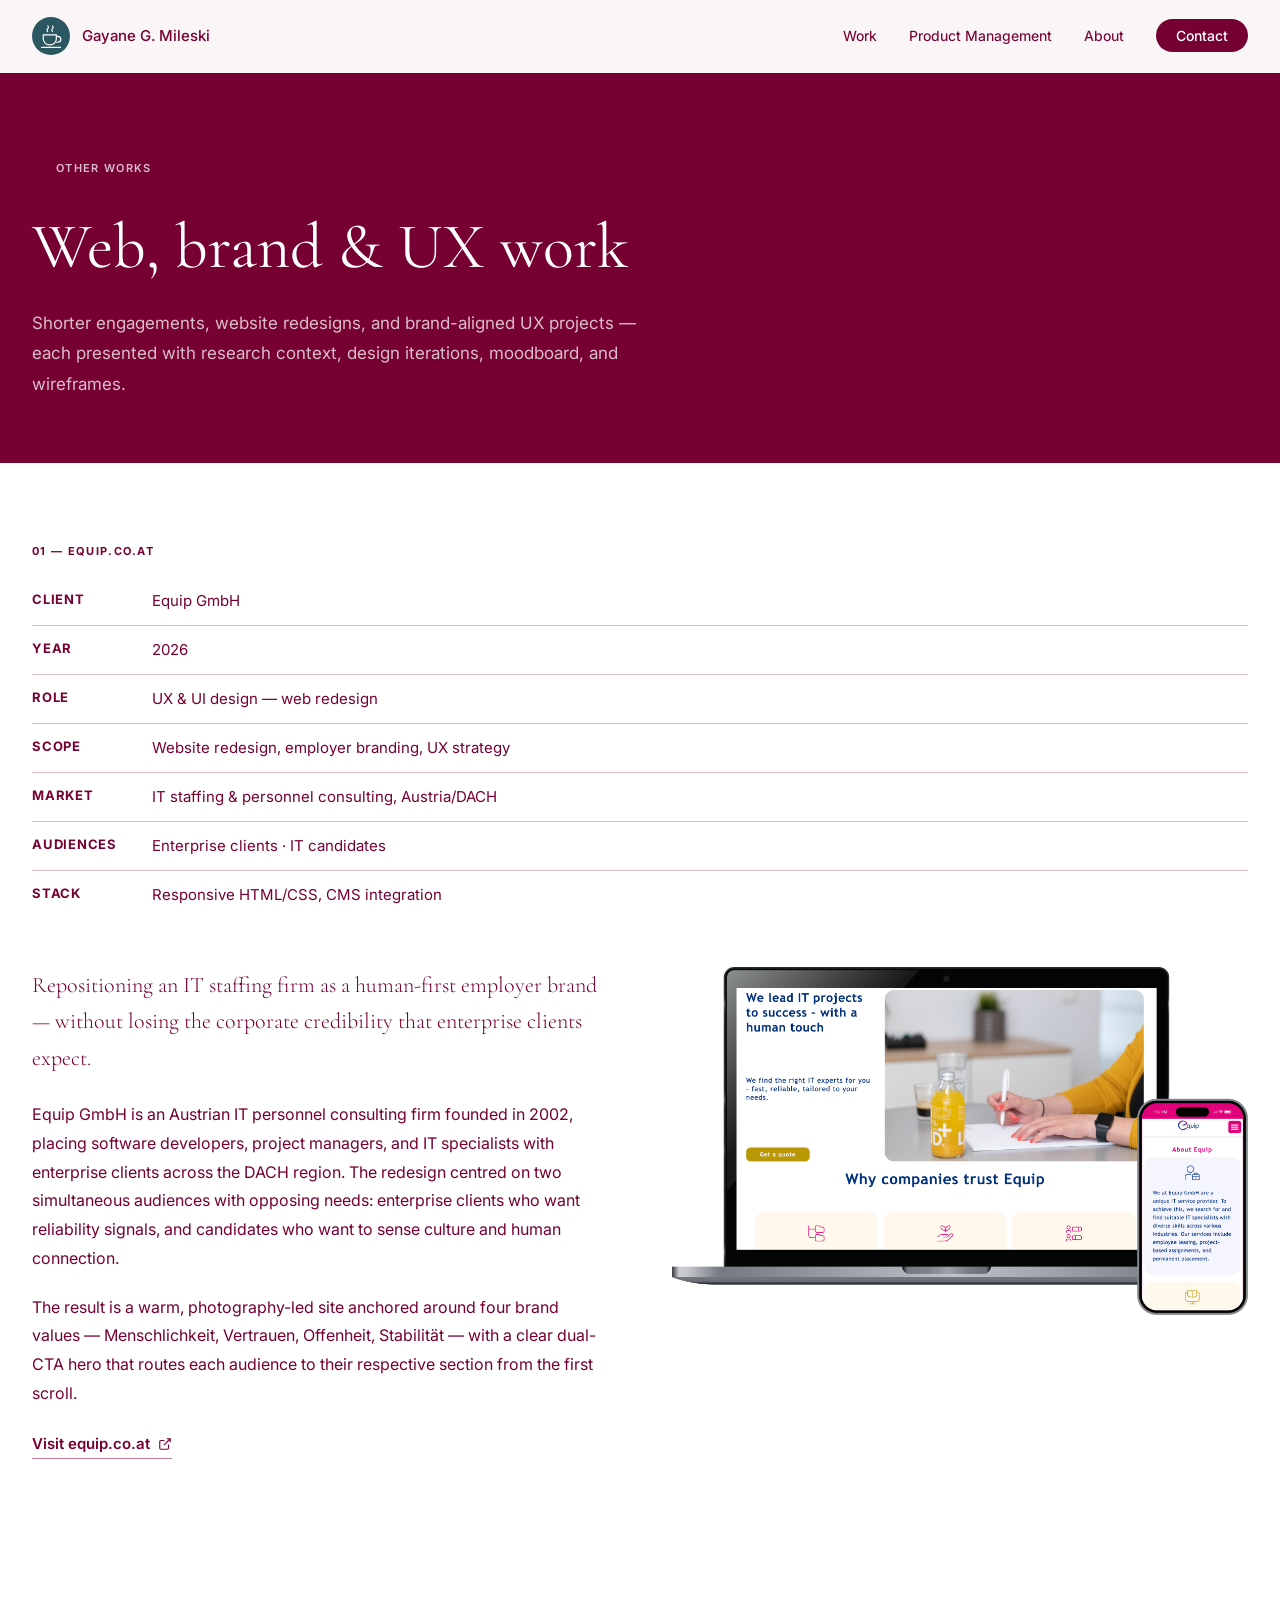
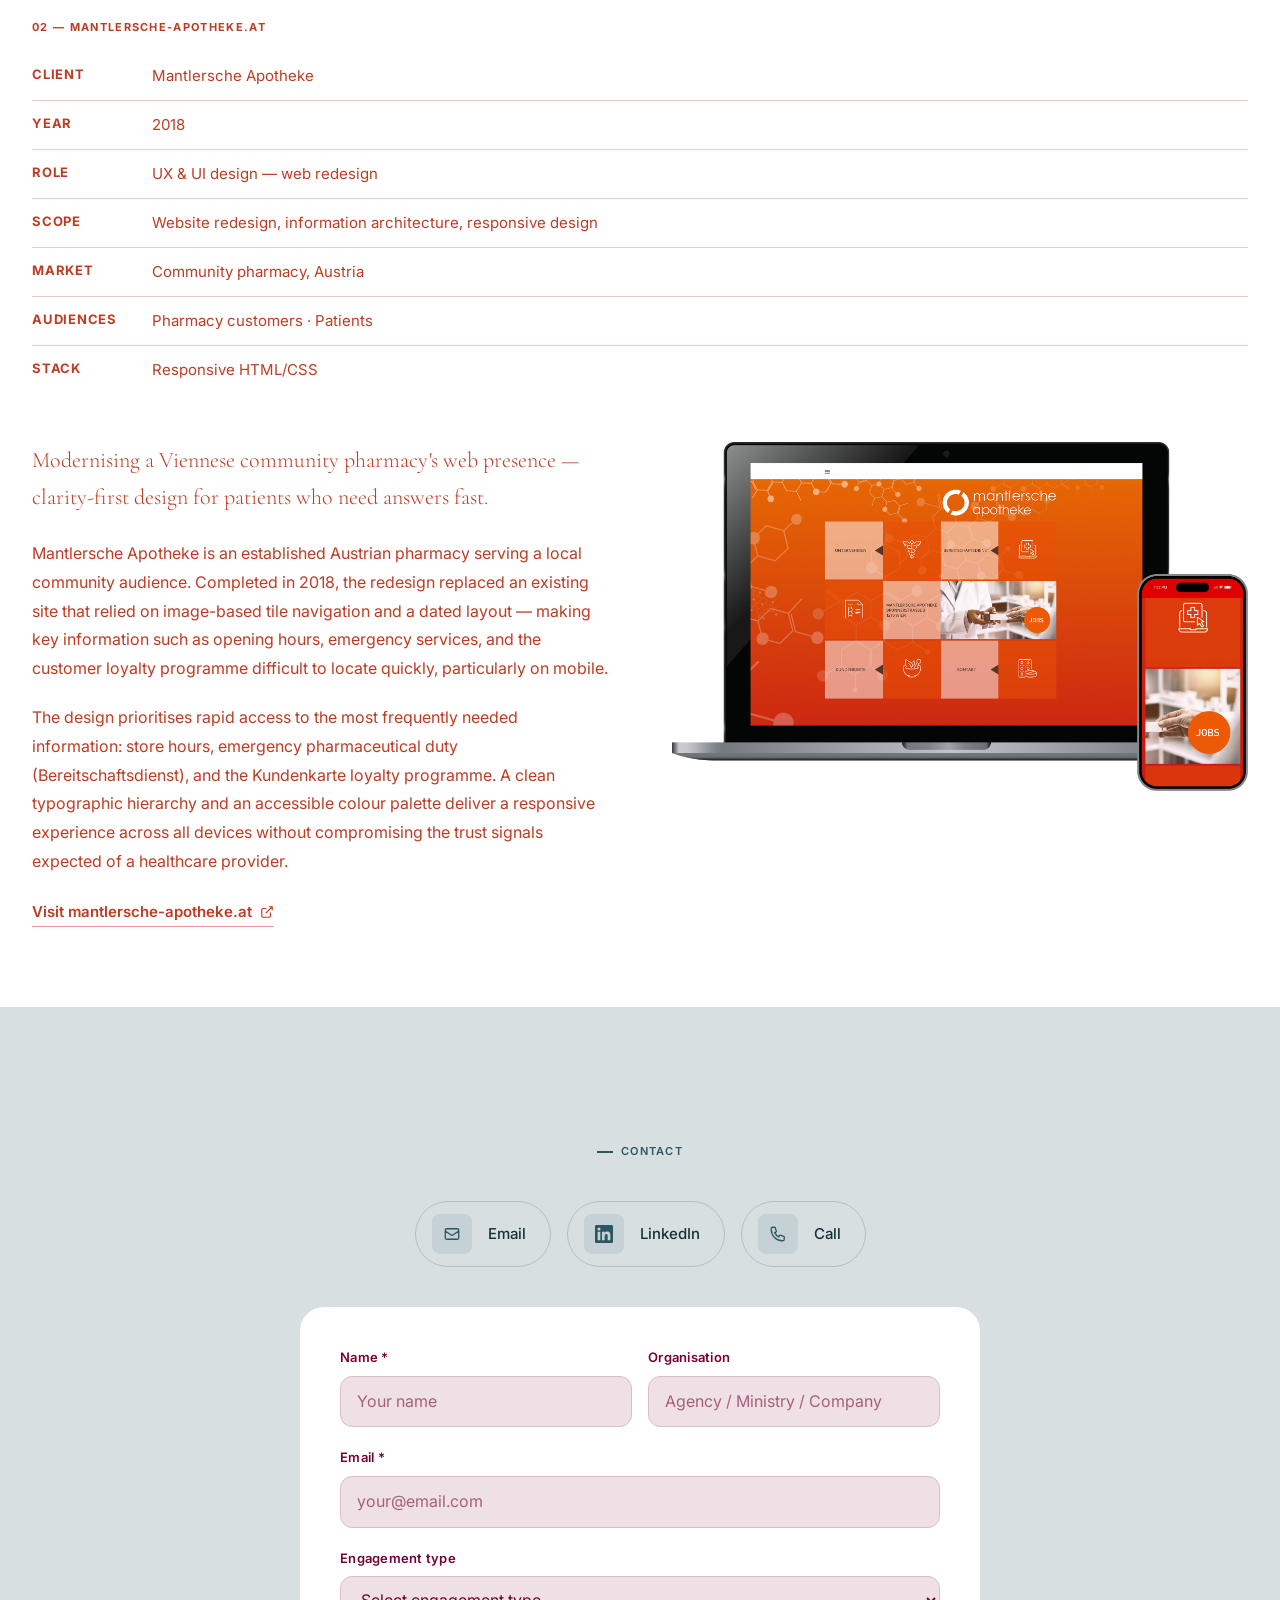
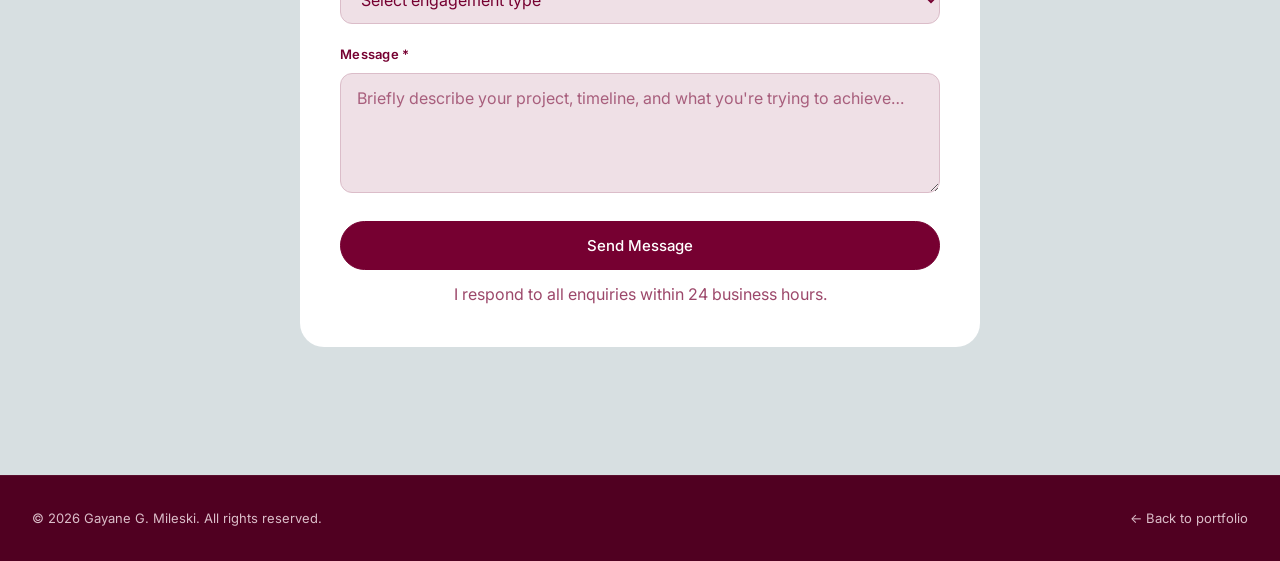
<file: other-works.html>
<!DOCTYPE html>
<html lang="en">
<head>
  <meta charset="UTF-8">
  <meta name="viewport" content="width=device-width, initial-scale=1.0">
  <meta name="description" content="Other works by Gayane G. Mileski — web design, UX and branding projects outside the main case study portfolio.">
  <title>Other Works | Gayane G. Mileski</title>
  <link rel="preconnect" href="https://fonts.googleapis.com">
  <link rel="preconnect" href="https://fonts.gstatic.com" crossorigin>
  <link href="https://fonts.googleapis.com/css2?family=Cormorant+Garamond:ital,wght@0,300;0,400;0,500;1,300;1,400&family=Inter:wght@300;400;500;600;700&display=swap" rel="stylesheet">
  <link rel="icon" type="image/svg+xml" href="favicon.svg">
  <link rel="stylesheet" href="css/styles.css">
  <style>
    /* ---- page palette: #760031 and its shades ---- */
    :root {
      --gray-50:#EFE0E6;--gray-100:#EFE0E6;--gray-200:#DBBDC9;--gray-300:#DBBDC9;--gray-400:#BA8098;
      --gray-500:#760031;--gray-600:#760031;--gray-700:#760031;--gray-800:#760031;--gray-900:#760031;--gray-950:#760031;
      --teal-50:#EFE0E6;--teal-100:#DBBDC9;--teal-200:#BA8098;--teal-300:#9C476B;--teal-400:#9C476B;
      --teal-500:#760031;--teal-600:#760031;--teal-700:#760031;--teal-800:#760031;--teal-900:#760031;
      --color-primary:#760031;--color-accent:#760031;--color-accent-mid:#760031;
      --color-text:#760031;--color-muted:#760031;--color-border:#DBBDC9;--color-bg-alt:#EFE0E6;
    }
    .ow-page-hero { --teal-400:#DBBDC9; --gray-400:#DBBDC9; }
    .ow-band--dark { --gray-400:#DBBDC9; --gray-500:#DBBDC9; --gray-600:#DBBDC9; }
    .footer { background:#500021; --gray-400:#DBBDC9; --gray-500:#DBBDC9; --gray-600:#DBBDC9; }
    /* ── Other Works page layout ── */
    .ow-page-hero {
      padding: calc(var(--nav-height) + var(--s-20)) 0 var(--s-16);
      background: var(--gray-950, #0a0f1a);
    }
    .ow-page-hero .section-label { color: var(--teal-400); }
    .ow-page-hero .section-title { color: white; }
    .ow-page-hero .section-description { color: var(--gray-400); max-width: 56ch; }

    /* Project-level sections alternate bg */
    .ow-project { scroll-margin-top: var(--nav-height); }

    /* Mantlersche Apotheke project — #be3c23 and its shades */
    #mantlersche {
      --gray-50:#F7E8E5;--gray-100:#F7E8E5;--gray-200:#EECCC6;--gray-300:#EECCC6;--gray-400:#DE9E91;
      --gray-500:#be3c23;--gray-600:#be3c23;--gray-700:#be3c23;--gray-800:#be3c23;--gray-900:#be3c23;
      --teal-50:#F7E8E5;--teal-100:#EECCC6;--teal-200:#DE9E91;--teal-300:#D07361;--teal-400:#D07361;
      --teal-500:#be3c23;--teal-600:#be3c23;--teal-700:#be3c23;--teal-800:#be3c23;--teal-900:#be3c23;
      --color-primary:#be3c23;--color-accent:#be3c23;--color-accent-mid:#be3c23;
      --color-text:#be3c23;--color-muted:#be3c23;--color-border:#EECCC6;--color-bg-alt:#F7E8E5;
    }

    /* Sub-section background bands */
    .ow-band               { padding: var(--s-20) 0; }
    .ow-band--white        { background: white; }
    .ow-band--tinted       { background: #FFFFFF; }
    .ow-band--mid          { background: #FFFFFF; }
    .ow-band--dark         { background: var(--gray-900); }
    .ow-band--accent       { background: #FFFFFF; }

    /* Band headings */
    .ow-band-label {
      font-size: 0.6875rem;
      font-weight: 700;
      letter-spacing: 0.12em;
      text-transform: uppercase;
      color: var(--teal-600);
      margin-bottom: var(--s-4);
    }
    .ow-band--dark .ow-band-label { color: var(--teal-400); }
    .ow-band-title {
      font-family: var(--font-display);
      font-size: clamp(1.5rem, 3vw, 2.25rem);
      font-weight: 400;
      color: var(--gray-900);
      margin-bottom: var(--s-10);
      line-height: 1.2;
    }
    .ow-band--dark .ow-band-title { color: white; }

    /* Project overview */
    .ow-overview-grid {
      display: grid;
      grid-template-columns: 1fr 1fr;
      gap: var(--s-16);
      align-items: start;
    }
    @media (max-width: 768px) { .ow-overview-grid { grid-template-columns: 1fr; gap: var(--s-8); } }
    .ow-meta-table { width: 100%; border-collapse: collapse; }
    .ow-meta-table td { padding: var(--s-3) 0; border-bottom: 1px solid var(--gray-200); font-size: 0.9375rem; vertical-align: top; }
    .ow-meta-table tr:last-child td { border-bottom: none; }
    .ow-meta-table td:first-child { font-weight: 600; color: var(--gray-900); width: 120px; color: var(--gray-500); font-size: 0.8125rem; font-weight: 700; text-transform: uppercase; letter-spacing: 0.06em; }
    .ow-meta-table td:last-child { color: var(--gray-700); }
    .ow-lead { font-family: var(--font-display); font-size: 1.375rem; font-weight: 300; color: var(--gray-800); line-height: 1.65; margin-bottom: var(--s-6); }
    .ow-body { font-size: 1rem; line-height: 1.8; color: var(--gray-600); }
    .ow-body p + p { margin-top: var(--s-5); }
    .ow-link {
      display: inline-flex;
      align-items: center;
      gap: var(--s-2);
      margin-top: var(--s-6);
      font-size: 0.9375rem;
      font-weight: 600;
      color: var(--teal-700);
      text-decoration: none;
      border-bottom: 1.5px solid var(--teal-200);
      padding-bottom: 2px;
      transition: color 0.2s, border-color 0.2s;
    }
    .ow-link:hover { color: var(--teal-600); border-color: var(--teal-400); }

    /* Before / After */
    .ow-ba-grid {
      display: grid;
      grid-template-columns: 1fr 1fr;
      gap: var(--s-8);
    }
    @media (max-width: 768px) { .ow-ba-grid { grid-template-columns: 1fr; } }
    .ow-ba-panel { display: flex; flex-direction: column; gap: var(--s-4); }
    .ow-ba-label {
      display: inline-flex;
      align-items: center;
      gap: var(--s-2);
      font-size: 0.75rem;
      font-weight: 700;
      letter-spacing: 0.08em;
      text-transform: uppercase;
      padding: var(--s-1) var(--s-3);
      border-radius: var(--r-full);
    }
    .ow-ba-label--before { background: var(--gray-200); color: var(--gray-700); }
    .ow-ba-label--after  { background: var(--teal-100); color: var(--teal-800); }
    .ow-screen-wrap {
      border-radius: var(--r-xl);
      overflow: hidden;
      border: 1px solid var(--gray-200);
      box-shadow: var(--shadow-md);
    }
    .ow-screen-cap {
      font-size: 0.8125rem;
      color: var(--gray-500);
      line-height: 1.5;
    }

    /* Iteration cards */
    .ow-iter-grid {
      display: grid;
      grid-template-columns: repeat(auto-fill, minmax(280px, 1fr));
      gap: var(--s-8);
    }
    .ow-iter-card {
      border-radius: var(--r-xl);
      overflow: hidden;
      border: 1px solid var(--gray-200);
      background: white;
    }
    .ow-iter-screen { height: 220px; position: relative; overflow: hidden; }
    .ow-iter-body { padding: var(--s-5); }
    .ow-iter-num {
      font-size: 0.6875rem;
      font-weight: 700;
      text-transform: uppercase;
      letter-spacing: 0.1em;
      color: var(--teal-600);
      margin-bottom: var(--s-2);
    }
    .ow-iter-title { font-weight: 600; color: var(--gray-900); margin-bottom: var(--s-2); font-size: 0.9375rem; }
    .ow-iter-desc { font-size: 0.8125rem; color: var(--gray-500); line-height: 1.6; }

    /* Moodboard */
    .ow-mood-grid {
      display: grid;
      grid-template-columns: 1fr 1fr;
      gap: var(--s-8);
    }
    @media (max-width: 768px) { .ow-mood-grid { grid-template-columns: 1fr; } }
    .ow-mood-panel {
      background: white;
      border-radius: var(--r-xl);
      border: 1px solid var(--gray-200);
      padding: var(--s-7);
    }
    .ow-mood-panel-title {
      font-size: 0.6875rem;
      font-weight: 700;
      text-transform: uppercase;
      letter-spacing: 0.1em;
      color: var(--gray-400);
      margin-bottom: var(--s-5);
    }

    /* Wireframes */
    .ow-wf-grid {
      display: grid;
      grid-template-columns: 1fr 1fr;
      gap: var(--s-8);
    }
    @media (max-width: 768px) { .ow-wf-grid { grid-template-columns: 1fr; } }
    .ow-wf-frame {
      background: white;
      border: 1.5px solid var(--gray-300);
      border-radius: var(--r-xl);
      overflow: hidden;
    }
    .ow-wf-bar {
      padding: var(--s-3) var(--s-5);
      background: var(--gray-100);
      border-bottom: 1px solid var(--gray-200);
      display: flex;
      align-items: center;
      gap: var(--s-3);
    }
    .ow-wf-dot { width: 8px; height: 8px; border-radius: 50%; background: var(--gray-300); }
    .ow-wf-url { height: 8px; flex: 1; background: var(--gray-200); border-radius: 3px; }
    .ow-wf-content { padding: var(--s-5); }
    .ow-wf-label {
      font-size: 0.75rem;
      font-weight: 700;
      text-transform: uppercase;
      letter-spacing: 0.1em;
      color: var(--gray-400);
      margin-top: var(--s-4);
      margin-bottom: var(--s-2);
    }
    /* Wireframe skeleton line helpers */
    .wf-line { height: 6px; background: var(--gray-200); border-radius: 2px; margin-bottom: 5px; }
    .wf-block { background: var(--gray-100); border: 1px solid var(--gray-200); border-radius: 4px; }
    .wf-rect { background: var(--gray-200); border-radius: 3px; }
  </style>
</head>
<body>

  <div class="reading-progress" aria-hidden="true"><div class="reading-progress-fill"></div></div>

  <header class="site-header" id="top">
    <nav class="nav container" aria-label="Primary navigation">
      <a href="index.html" class="nav-brand" aria-label="Gayane G. Mileski — Home">
        <span class="nav-monogram" aria-hidden="true"><svg viewBox="0 0 64 64" fill="none"><circle cx="32" cy="32" r="32" fill="#2b5761"/> <g fill="none" stroke="#FFFFFF" stroke-width="2" stroke-linecap="round" stroke-linejoin="round"> <path d="M26.5 15c1.6 1.6 1.6 3.2 0 4.8s-1.6 3.2 0 4.8"/> <path d="M34.5 15c1.6 1.6 1.6 3.2 0 4.8s-1.6 3.2 0 4.8"/> <path d="M19 30h22v6.5A10.5 10.5 0 0 1 30.5 47h-1A10.5 10.5 0 0 1 19 36.5V30z"/> <path d="M41 32.5h2.5a5 5 0 0 1 0 10H41.6"/> <path d="M16 51h32"/> </g></svg></span>
        <span class="nav-name">Gayane G. Mileski</span>
      </a>
      <ul class="nav-menu" id="nav-menu" role="list">
        <li><a href="work.html"    class="nav-link">Work</a></li>
        <li><a href="work.html#product-management" class="nav-link">Product Management</a></li>
        <li><a href="about.html" class="nav-link">About</a></li>
        <li><a href="index.html#contact" class="nav-link nav-cta">Contact</a></li>
      </ul>
      <button class="nav-toggle" aria-expanded="false" aria-controls="nav-menu" aria-label="Open navigation"><span></span><span></span><span></span></button>
    </nav>
  </header>

  <main id="main-content">

    <!-- PAGE HERO -->
    <div class="ow-page-hero">
      <div class="container">
        <span class="section-label">Other Works</span>
        <h1 class="section-title" style="margin-top:var(--s-4);margin-bottom:var(--s-6);font-size:clamp(2.5rem,5vw,4rem);">
          Web, brand &amp; UX work
        </h1>
        <p class="section-description">
          Shorter engagements, website redesigns, and brand-aligned UX projects — each presented with research context, design iterations, moodboard, and wireframes.
        </p>
      </div>
    </div>


    <!-- ═══════════════════════════════════════════════════════════════════
         PROJECT 01 — EQUIP.CO.AT
    ══════════════════════════════════════════════════════════════════════ -->
    <div class="ow-project" id="equip">

      <!-- 1 · Overview + delivered design ─ white -->
      <div class="ow-band ow-band--white">
        <div class="container">
          <div class="ow-band-label">01 — equip.co.at</div>

          <!-- Meta table first -->
          <table class="ow-meta-table" style="margin-bottom:var(--s-12);">
            <tr><td>Client</td><td>Equip GmbH</td></tr>
            <tr><td>Year</td><td>2026</td></tr>
            <tr><td>Role</td><td>UX &amp; UI design — web redesign</td></tr>
            <tr><td>Scope</td><td>Website redesign, employer branding, UX strategy</td></tr>
            <tr><td>Market</td><td>IT staffing &amp; personnel consulting, Austria/DACH</td></tr>
            <tr><td>Audiences</td><td>Enterprise clients · IT candidates</td></tr>
            <tr><td>Stack</td><td>Responsive HTML/CSS, CMS integration</td></tr>
          </table>

          <!-- Text + image side by side -->
          <div class="ow-overview-grid" data-reveal>
            <div>
              <p class="ow-lead">Repositioning an IT staffing firm as a human-first employer brand — without losing the corporate credibility that enterprise clients expect.</p>
              <div class="ow-body">
                <p>Equip GmbH is an Austrian IT personnel consulting firm founded in 2002, placing software developers, project managers, and IT specialists with enterprise clients across the DACH region. The redesign centred on two simultaneous audiences with opposing needs: enterprise clients who want reliability signals, and candidates who want to sense culture and human connection.</p>
                <p>The result is a warm, photography-led site anchored around four brand values — Menschlichkeit, Vertrauen, Offenheit, Stabilität — with a clear dual-CTA hero that routes each audience to their respective section from the first scroll.</p>
              </div>
              <a href="https://equip.co.at/" target="_blank" rel="noopener noreferrer" class="ow-link">
                Visit equip.co.at
                <svg width="14" height="14" fill="none" stroke="currentColor" stroke-width="2" viewBox="0 0 24 24"><path d="M18 13v6a2 2 0 01-2 2H5a2 2 0 01-2-2V8a2 2 0 012-2h6m4-3h6v6m-11 5L21 3"/></svg>
              </a>
            </div>
            <div>
              <img src="equip.png" alt="Equip GmbH redesigned website — desktop showing hero 'We lead IT projects to success - with a human touch' with warm photography and Why companies trust Equip section; mobile showing About Equip page" style="width:100%; max-width:600px; height:auto; display:block;">
            </div>
          </div>
        </div>
      </div>

    </div><!-- /ow-project #equip -->


    <!-- ═══════════════════════════════════════════════════════════════════
         PROJECT 02 — MANTLERSCHE-APOTHEKE.AT
    ══════════════════════════════════════════════════════════════════════ -->
    <div class="ow-project" id="mantlersche">

      <div class="ow-band ow-band--tinted">
        <div class="container">
          <div class="ow-band-label">02 — mantlersche-apotheke.at</div>

          <!-- Meta table first -->
          <table class="ow-meta-table" style="margin-bottom:var(--s-12);">
            <tr><td>Client</td><td>Mantlersche Apotheke</td></tr>
            <tr><td>Year</td><td>2018</td></tr>
            <tr><td>Role</td><td>UX &amp; UI design — web redesign</td></tr>
            <tr><td>Scope</td><td>Website redesign, information architecture, responsive design</td></tr>
            <tr><td>Market</td><td>Community pharmacy, Austria</td></tr>
            <tr><td>Audiences</td><td>Pharmacy customers · Patients</td></tr>
            <tr><td>Stack</td><td>Responsive HTML/CSS</td></tr>
          </table>

          <!-- Text + image side by side -->
          <div class="ow-overview-grid" data-reveal>
            <div>
              <p class="ow-lead">Modernising a Viennese community pharmacy's web presence — clarity-first design for patients who need answers fast.</p>
              <div class="ow-body">
                <p>Mantlersche Apotheke is an established Austrian pharmacy serving a local community audience. Completed in 2018, the redesign replaced an existing site that relied on image-based tile navigation and a dated layout — making key information such as opening hours, emergency services, and the customer loyalty programme difficult to locate quickly, particularly on mobile.</p>
                <p>The design prioritises rapid access to the most frequently needed information: store hours, emergency pharmaceutical duty (Bereitschaftsdienst), and the Kundenkarte loyalty programme. A clean typographic hierarchy and an accessible colour palette deliver a responsive experience across all devices without compromising the trust signals expected of a healthcare provider.</p>
              </div>
              <a href="https://mantlersche-apotheke.at/" target="_blank" rel="noopener noreferrer" class="ow-link">
                Visit mantlersche-apotheke.at
                <svg width="14" height="14" fill="none" stroke="currentColor" stroke-width="2" viewBox="0 0 24 24"><path d="M18 13v6a2 2 0 01-2 2H5a2 2 0 01-2-2V8a2 2 0 012-2h6m4-3h6v6m-11 5L21 3"/></svg>
              </a>
            </div>
            <div>
              <img src="mantlersche.png" alt="Mantlersche Apotheke redesigned website" style="width:100%; max-width:600px; height:auto; display:block;">
            </div>
          </div>
        </div>
      </div>

    </div><!-- /ow-project #mantlersche -->


  <!-- =====================================================================
       CONTACT
  ====================================================================== -->
  <section class="section section--dark" id="contact" aria-label="Contact">
    <div class="container">
      <div class="contact-stack">

        <div class="contact-info contact-info--centered" data-reveal>
          <span class="section-label">Contact</span>
          <nav class="contact-links" aria-label="Contact links">
            <a href="mailto:gayane.mileski@gmail.com" class="contact-link-item">
              <span class="contact-link-icon" aria-hidden="true">
                <svg width="18" height="18" fill="none" stroke="currentColor" stroke-width="1.75" viewBox="0 0 24 24"><path d="M3 8l7.89 5.26a2 2 0 002.22 0L21 8M5 19h14a2 2 0 002-2V7a2 2 0 00-2-2H5a2 2 0 00-2 2v10a2 2 0 002 2z"/></svg>
              </span>
              <span class="contact-link-text"><span class="contact-link-value">Email</span></span>
            </a>
            <a href="https://www.linkedin.com/in/gayane-g-mileski/" class="contact-link-item" target="_blank" rel="noopener noreferrer">
              <span class="contact-link-icon" aria-hidden="true">
                <svg width="18" height="18" fill="currentColor" viewBox="0 0 24 24"><path d="M20.447 20.452h-3.554v-5.569c0-1.328-.027-3.037-1.852-3.037-1.853 0-2.136 1.445-2.136 2.939v5.667H9.351V9h3.414v1.561h.046c.477-.9 1.637-1.85 3.37-1.85 3.601 0 4.267 2.37 4.267 5.455v6.286zM5.337 7.433a2.062 2.062 0 01-2.063-2.065 2.064 2.064 0 112.063 2.065zm1.782 13.019H3.555V9h3.564v11.452zM22.225 0H1.771C.792 0 0 .774 0 1.729v20.542C0 23.227.792 24 1.771 24h20.451C23.2 24 24 23.227 24 22.271V1.729C24 .774 23.2 0 22.222 0h.003z"/></svg>
              </span>
              <span class="contact-link-text"><span class="contact-link-value">LinkedIn</span></span>
            </a>
            <a href="tel:+436602308530" class="contact-link-item">
              <span class="contact-link-icon" aria-hidden="true">
                <svg width="18" height="18" fill="none" stroke="currentColor" stroke-width="1.75" viewBox="0 0 24 24"><path d="M3 5a2 2 0 012-2h2.28a1 1 0 01.948.684l1.498 4.493a1 1 0 01-.502 1.21l-1.598.8a11.042 11.042 0 005.516 5.516l.8-1.598a1 1 0 011.21-.502l4.493 1.498a1 1 0 01.684.949V19a2 2 0 01-2 2h-1C9.716 21 3 14.284 3 6V5z"/></svg>
              </span>
              <span class="contact-link-text"><span class="contact-link-value">Call</span></span>
            </a>
          </nav>
        </div>

        <div class="contact-form-card" data-reveal data-reveal-delay="2">
          <form id="contact-form" novalidate aria-label="Contact form">
            <div class="form-row">
              <div class="form-group">
                <label class="form-label" for="form-name">Name <span aria-hidden="true">*</span></label>
                <input class="form-input" type="text" id="form-name" name="name" required autocomplete="name" placeholder="Your name">
              </div>
              <div class="form-group">
                <label class="form-label" for="form-org">Organisation</label>
                <input class="form-input" type="text" id="form-org" name="organisation" autocomplete="organization" placeholder="Agency / Ministry / Company">
              </div>
            </div>
            <div class="form-group">
              <label class="form-label" for="form-email">Email <span aria-hidden="true">*</span></label>
              <input class="form-input" type="email" id="form-email" name="email" required autocomplete="email" placeholder="your@email.com">
            </div>
            <div class="form-group">
              <label class="form-label" for="form-type">Engagement type</label>
              <select class="form-select" id="form-type" name="type">
                <option value="">Select engagement type</option>
                <option value="strategy">Product strategy &amp; roadmap</option>
                <option value="embedded">Interim / embedded product leadership</option>
                <option value="discovery">Discovery &amp; product definition</option>
                <option value="audit">UX / accessibility audit</option>
                <option value="system">Design system build</option>
                <option value="other">Other</option>
              </select>
            </div>
            <div class="form-group">
              <label class="form-label" for="form-message">Message <span aria-hidden="true">*</span></label>
              <textarea class="form-textarea" id="form-message" name="message" required placeholder="Briefly describe your project, timeline, and what you're trying to achieve…"></textarea>
            </div>
            <button type="submit" class="btn btn-teal" style="width:100%; justify-content:center; padding:1rem;">
              Send Message
            </button>
            <p class="form-note">I respond to all enquiries within 24 business hours.</p>
          </form>
          <div class="form-success" hidden style="text-align:center; padding: var(--s-10);">
            <div style="width:56px; height:56px; background:var(--teal-50); border-radius:50%; display:flex; align-items:center; justify-content:center; margin:0 auto var(--s-5);">
              <svg width="24" height="24" fill="none" stroke="#760031" stroke-width="2" viewBox="0 0 24 24"><path d="M9 12l2 2 4-4m6 2a9 9 0 11-18 0 9 9 0 0118 0z"/></svg>
            </div>
            <h3 style="font-size:1.125rem; font-weight:600; color:var(--gray-900); margin-bottom:var(--s-3);">Message received</h3>
            <p style="font-size:1rem; color:var(--gray-500);">Thank you for reaching out. I'll be in touch within 24 hours.</p>
          </div>
        </div>

      </div>
    </div>
  </section>


  </main><!-- #main-content -->

  <footer class="footer" role="contentinfo">
    <div class="container">
      <div class="footer-bottom" style="padding-top:0; border-top:none; display:flex; align-items:center; justify-content:space-between; flex-wrap:wrap; gap:var(--s-4);">
        <p class="footer-copyright">© 2026 Gayane G. Mileski. All rights reserved.</p>
        <a href="index.html" style="font-size:0.8125rem; color:var(--gray-600);">← Back to portfolio</a>
      </div>
    </div>
  </footer>

  <script src="js/main.js" defer></script>
</body>
</html>
</file>
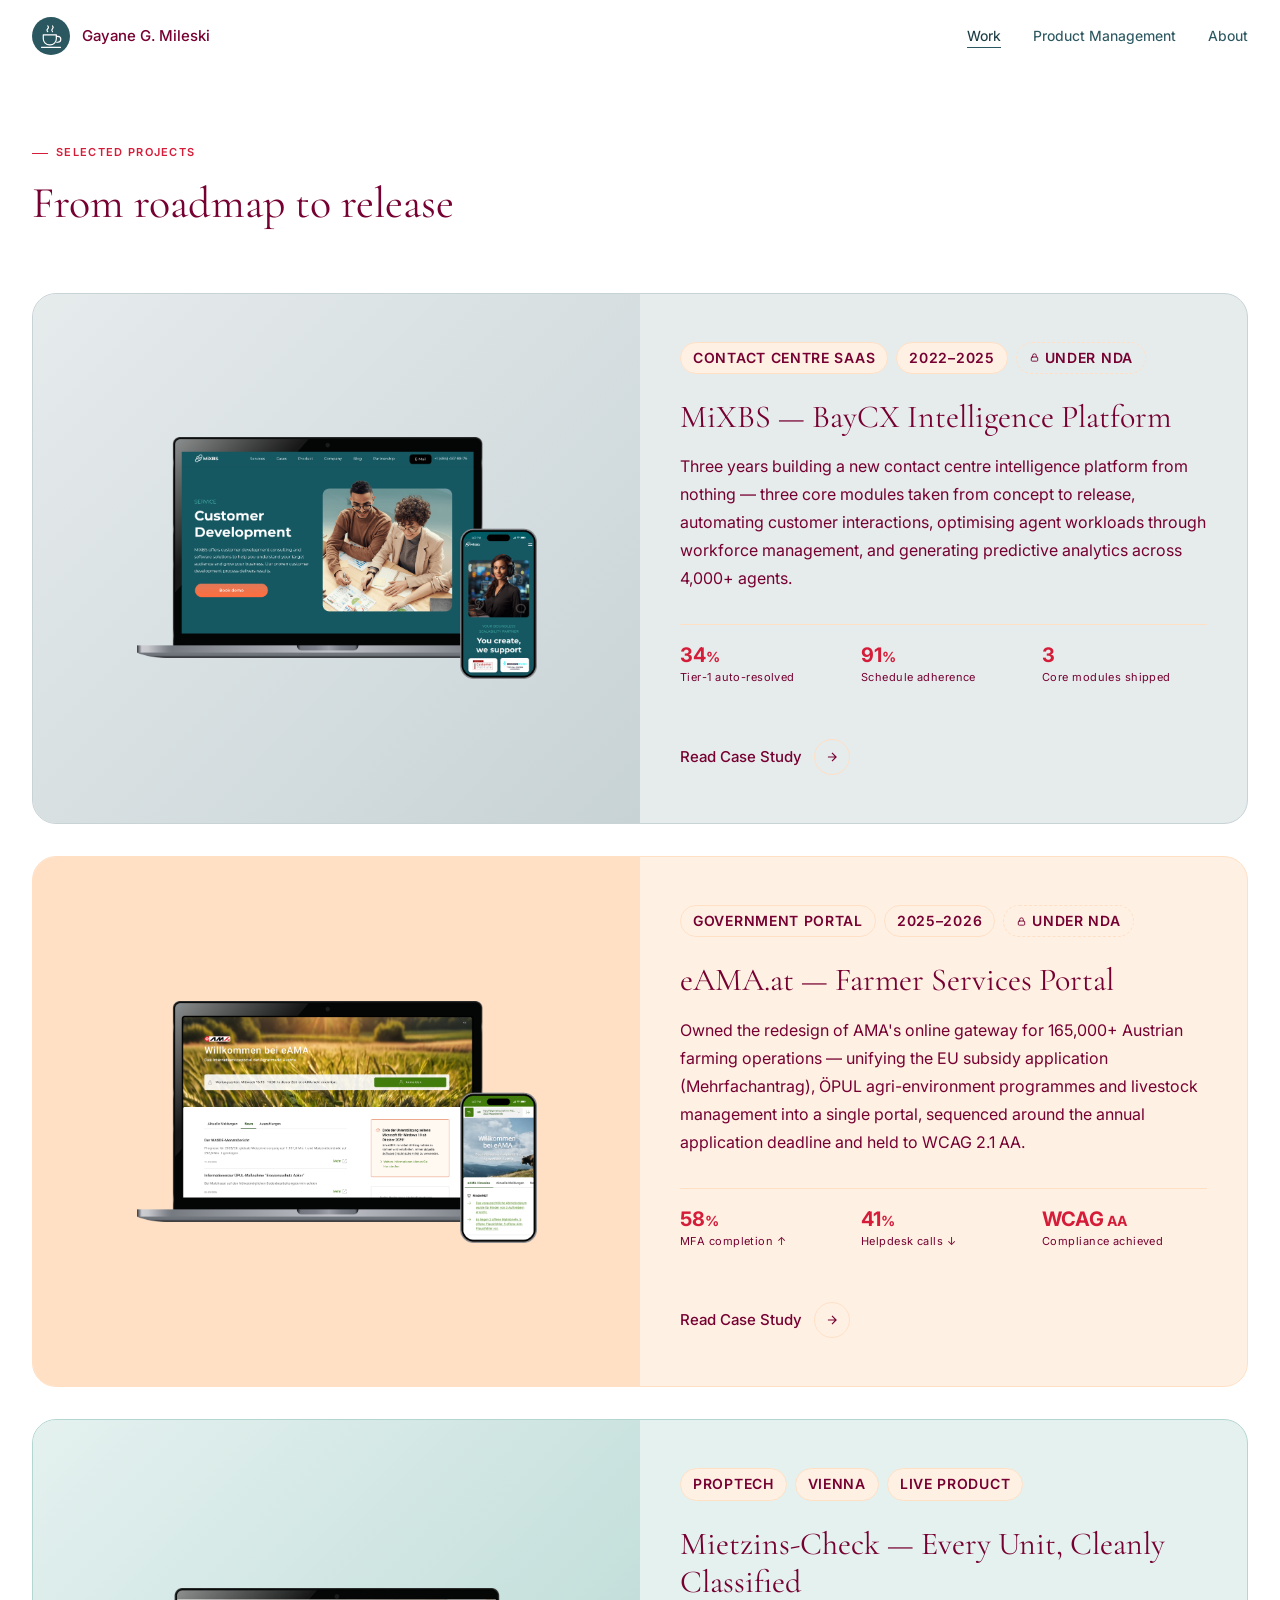
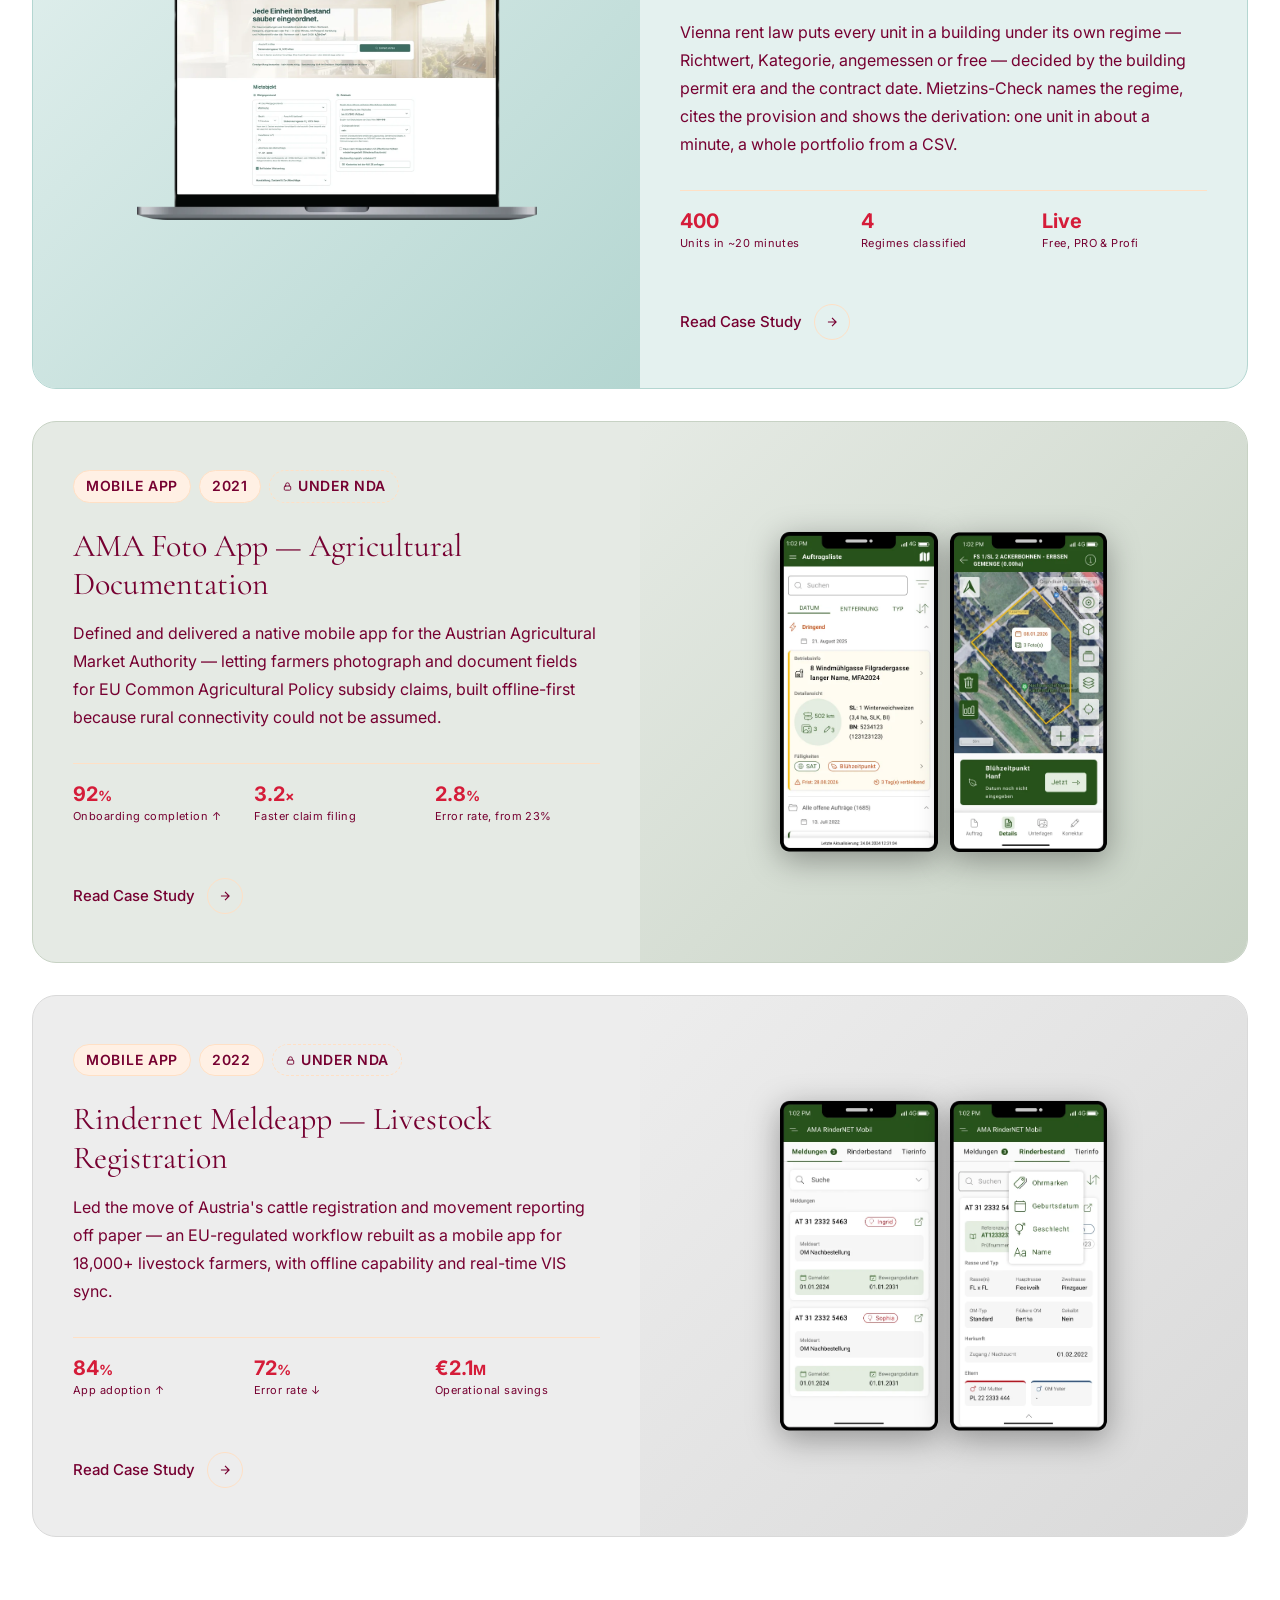
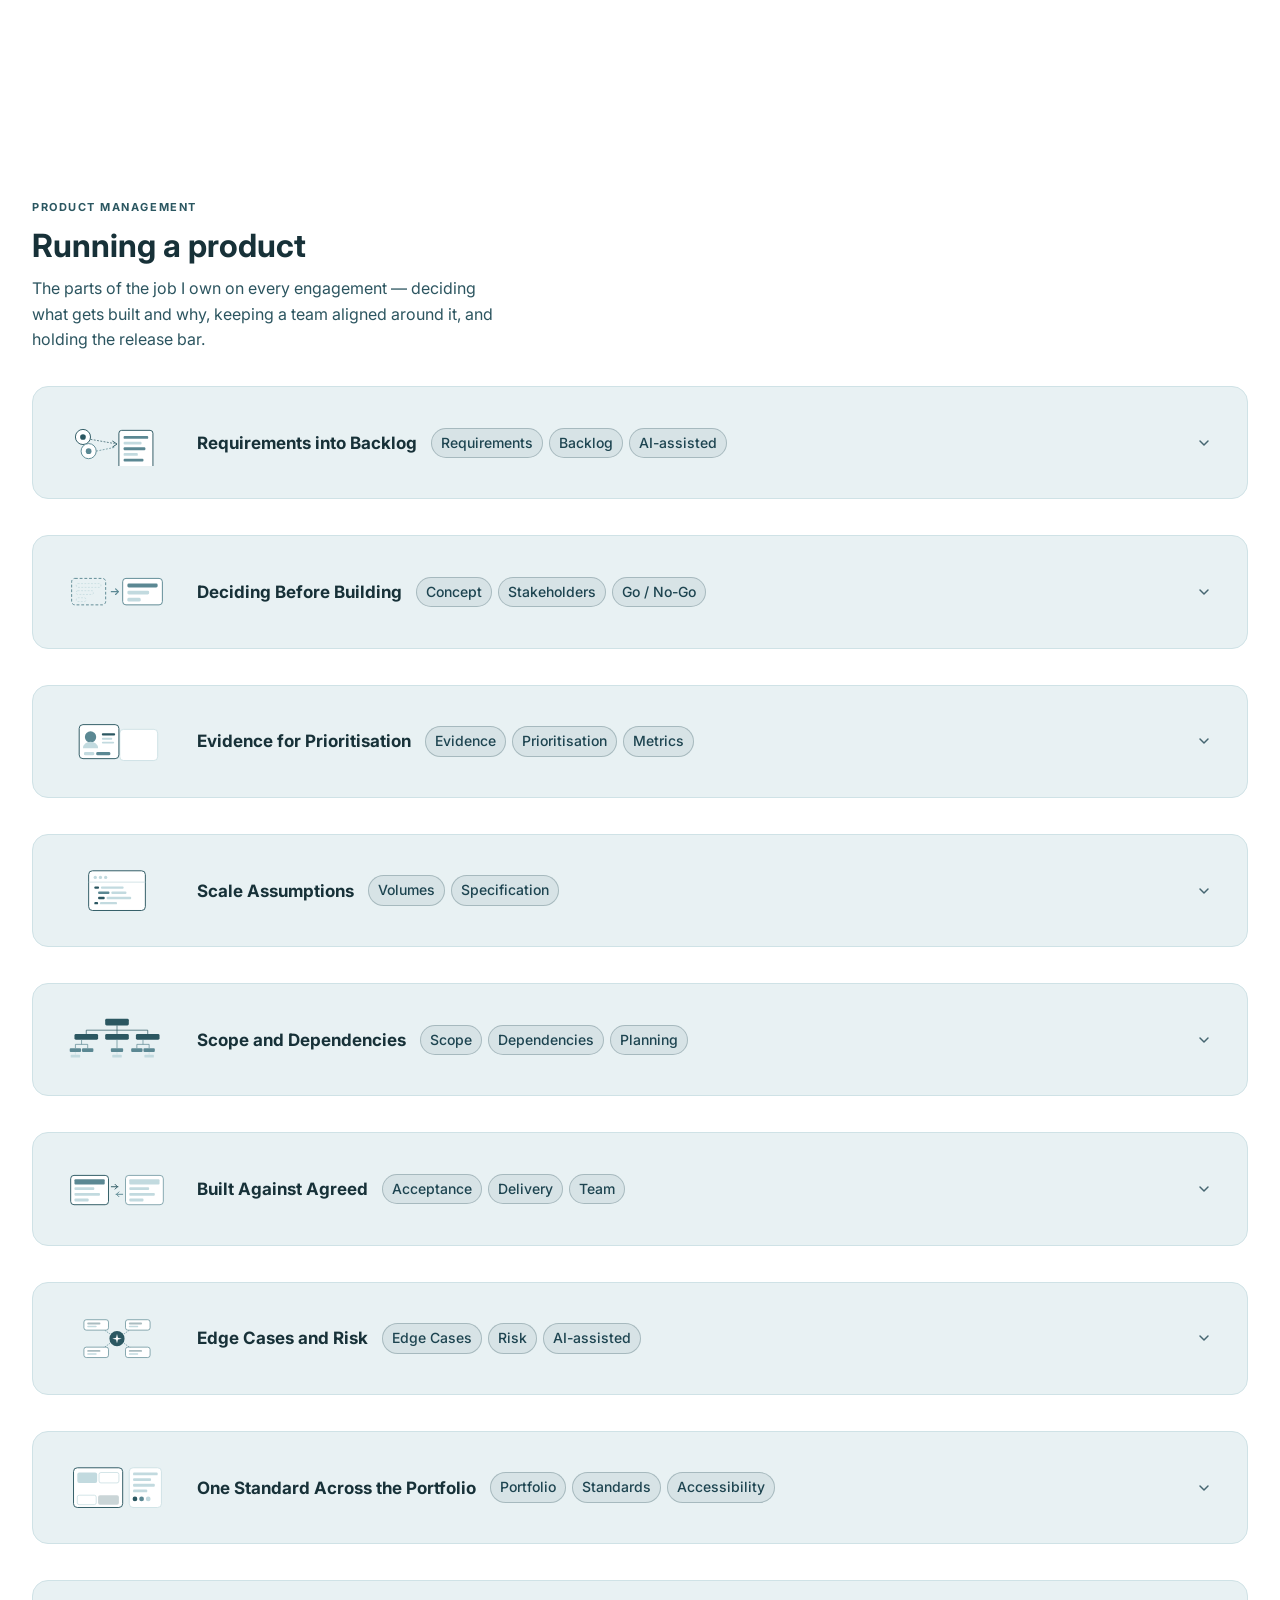
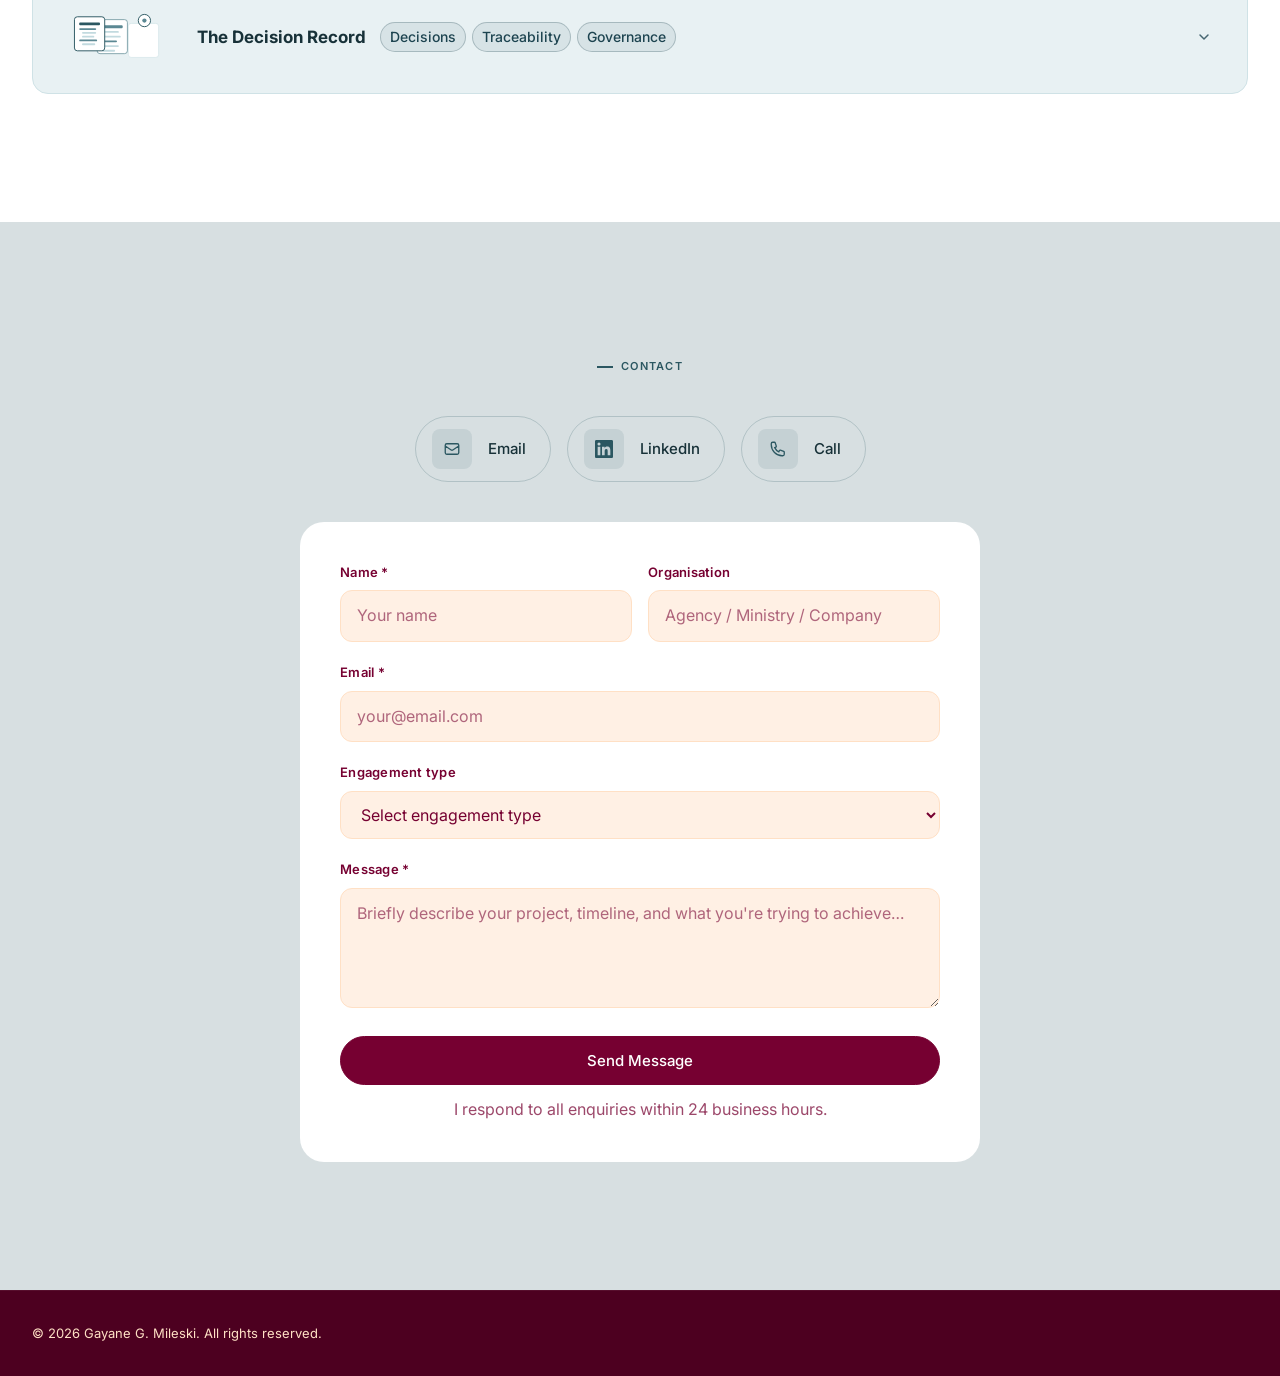
<file: work.html>
<!DOCTYPE html>
<html lang="en">
<head>
  <meta charset="UTF-8">
  <meta name="viewport" content="width=device-width, initial-scale=1.0">
  <meta name="description" content="Selected projects by Gayane G. Mileski — public-sector portals, regulated mobile apps and a contact centre platform — and what running a product involves, from backlog to release bar.">
  <meta name="theme-color" content="#D51C39">
  <title>Work &amp; Product Management | Gayane G. Mileski</title>

  <!-- Open Graph -->
  <meta property="og:title" content="Gayane G. Mileski — Product Lead">
  <meta property="og:description" content="Selected projects — from roadmap to release.">
  <meta property="og:type" content="website">

  <!-- Fonts -->
  <link rel="preconnect" href="https://fonts.googleapis.com">
  <link rel="preconnect" href="https://fonts.gstatic.com" crossorigin>
  <link href="https://fonts.googleapis.com/css2?family=Cormorant+Garamond:ital,wght@0,300;0,400;0,500;1,300;1,400&family=Inter:wght@300;400;500;600;700&display=swap" rel="stylesheet">

  <link rel="icon" type="image/svg+xml" href="favicon.svg">
  <link rel="stylesheet" href="css/styles.css">
  <style>
    /* ===== Product Management — flat panel (light teal) ===== */
    .aipe-panel { position:relative; color:#173138; background:none; padding:0; border-radius:0; box-shadow:none; }

    .aipe-panel-head { display:flex; align-items:flex-start; justify-content:space-between; gap:var(--s-6); flex-wrap:wrap; margin-bottom:clamp(22px,2.6vw,34px); }
    .aipe-panel-eyebrow { display:inline-block; font-size:0.6875rem; font-weight:700; letter-spacing:0.14em; text-transform:uppercase; color:#2b5761; margin-bottom:var(--s-3); }
    .aipe-panel-title { font-family:var(--font-body); font-size:clamp(1.5rem,2.6vw,2rem); font-weight:700; line-height:1.12; color:#173138; margin:0; }
    .aipe-panel-sub { font-size:1rem; color:#2c5560; margin-top:var(--s-3); max-width:48ch; }

    /* one expansion panel per line: illustration, title, chips, chevron */
    .aipe-tasks { display:grid; grid-template-columns:1fr; gap:36px; }
    .aipe-task {
      --illus-w:104px; --row-gap:clamp(16px,2.2vw,30px); --row-pad:32px;
      border-radius:16px; background:#e8f1f3; border:1px solid #cfe2e6;
      transition:background var(--t-base), border-color var(--t-base);
    }
    .aipe-task:hover { background:#dfebee; border-color:#bcd6dc; }
    .aipe-task-more { margin:0; }

    .aipe-task-summary {
      display:grid;
      /* the title takes only what it needs, so the chips sit right beside it
         and the slack falls between them and the chevron */
      grid-template-columns:calc(var(--illus-w) + var(--row-gap) - 14px) auto minmax(0,1fr) auto;
      align-items:center; column-gap:14px; row-gap:8px;
      padding:var(--row-pad); cursor:pointer; list-style:none;
    }
    .aipe-task-summary::-webkit-details-marker { display:none; }
    .aipe-task-summary:focus-visible { outline:2px solid rgba(43,87,97,0.85); outline-offset:-3px; border-radius:16px; }

    /* no panel behind them any more — they sit straight on the row */
    .aipe-task-illus { display:block; }
    .aipe-task-illus svg { display:block; width:var(--illus-w); height:auto; }

    .aipe-task-title { font-size:1.0625rem; font-weight:700; color:#173138; line-height:1.3; margin:0; }
    .aipe-task-tags { display:flex; flex-wrap:wrap; justify-content:flex-start; gap:6px; }
    .aipe-task-tags span { font-size:0.875rem; font-weight:500; color:#1D4450; background:rgba(29,68,80,0.08); border:1px solid rgba(29,68,80,0.26); padding:3px 9px; border-radius:999px; white-space:nowrap; }
    .aipe-task-chevron { display:grid; place-items:center; width:22px; height:22px; color:rgba(29,68,80,0.8); transition:transform var(--t-base), color var(--t-base); }
    .aipe-task-chevron svg { width:16px; height:16px; display:block; }
    .aipe-task:hover .aipe-task-chevron { color:#173138; }
    .aipe-task-more[open] .aipe-task-chevron { transform:rotate(180deg); }

    .aipe-task-copy {
      font-size:1rem; line-height:1.65; color:#1D4450; max-width:88ch;
      margin:0; padding:0 var(--row-pad) var(--row-pad) calc(var(--row-pad) + var(--illus-w) + var(--row-gap));
    }
    .aipe-task-more[open] .aipe-task-copy { animation:aipe-reveal 0.28s ease both; }
    @keyframes aipe-reveal { from { opacity:0; transform:translateY(-4px); } to { opacity:1; transform:none; } }
    @media (prefers-reduced-motion: reduce) {
      .aipe-task-more[open] .aipe-task-copy { animation:none; }
      .aipe-task-chevron { transition:none; }
    }

    @media (max-width:760px) {
      .aipe-task { --illus-w:72px; }
      /* chips drop to their own line under the title; the chevron holds its corner */
      .aipe-task-summary { grid-template-columns:var(--illus-w) minmax(0,1fr) auto; row-gap:8px; }
      .aipe-task-illus { grid-column:1; grid-row:1 / span 2; align-self:center; }
      .aipe-task-title { grid-column:2; grid-row:1; }
      .aipe-task-chevron { grid-column:3; grid-row:1; }
      .aipe-task-tags { grid-column:2 / -1; grid-row:2; justify-content:flex-start; }
      .aipe-task-copy { padding-left:var(--row-pad); }
      .aipe-panel-progress { width:100%; }
    }
  </style>
</head>
<body>
  <a href="#main-content" class="skip-link">Skip to main content</a>

  <!-- =====================================================================
       NAVIGATION
  ====================================================================== -->
  <header class="site-header" id="top">
    <nav class="nav container" aria-label="Primary navigation">
      <a href="index.html" class="nav-brand" aria-label="Gayane G. Mileski — Home">
        <span class="nav-monogram" aria-hidden="true"><svg viewBox="0 0 64 64" fill="none"><circle cx="32" cy="32" r="32" fill="#2b5761"/> <g fill="none" stroke="#FFFFFF" stroke-width="2" stroke-linecap="round" stroke-linejoin="round"> <path d="M26.5 15c1.6 1.6 1.6 3.2 0 4.8s-1.6 3.2 0 4.8"/> <path d="M34.5 15c1.6 1.6 1.6 3.2 0 4.8s-1.6 3.2 0 4.8"/> <path d="M19 30h22v6.5A10.5 10.5 0 0 1 30.5 47h-1A10.5 10.5 0 0 1 19 36.5V30z"/> <path d="M41 32.5h2.5a5 5 0 0 1 0 10H41.6"/> <path d="M16 51h32"/> </g></svg></span>
        <span class="nav-name">Gayane G. Mileski</span>
      </a>

      <button class="nav-toggle" aria-expanded="false" aria-controls="nav-menu" aria-label="Open navigation">
        <span></span><span></span><span></span>
      </button>

      <ul class="nav-menu nav-menu--teal" id="nav-menu" role="list">
        <li><a href="work.html" class="nav-link is-current" aria-current="page">Work</a></li>
        <li><a href="#product-management" class="nav-link">Product Management</a></li>
        <li><a href="about.html" class="nav-link">About</a></li>
      </ul>
    </nav>
  </header>

  <main id="main-content">

  <!-- =====================================================================
       WORK / CASE STUDIES
  ====================================================================== -->
  <section class="section section--page-top" id="work" aria-labelledby="work-heading">
    <div class="container">
      <header class="section-header" data-reveal>
        <span class="section-label">Selected Projects</span>
        <h2 class="section-title" id="work-heading">
          From roadmap to release
        </h2>

      </header>

      <div class="work-grid" data-reveal>

        <!-- Card 5 — MiXBS -->
        <a href="case-studies/mixbs.html" class="work-card work-card--reversed work-card--mixbs" aria-label="MiXBS — BayCX Intelligence Platform. Read case study.">
          <div class="work-card-content">
            <div class="work-card-tags">
              <span class="tag">Contact Centre SaaS</span>
              <span class="tag">2022–2025</span>
              <span class="tag tag--nda"><svg viewBox="0 0 24 24" fill="none" stroke="currentColor" stroke-width="2" stroke-linecap="round" stroke-linejoin="round" aria-hidden="true"><rect x="5" y="11" width="14" height="9" rx="2"/><path d="M8 11V8a4 4 0 0 1 8 0v3"/></svg>Under NDA</span>
            </div>
            <h3 class="work-card-title">MiXBS — BayCX Intelligence Platform</h3>
            <p class="work-card-desc">Three years building a new contact centre intelligence platform from nothing — three core modules taken from concept to release, automating customer interactions, optimising agent workloads through workforce management, and generating predictive analytics across 4,000+ agents.</p>
            <div class="work-card-meta">
              <div class="work-meta-item">
                <div class="work-meta-value">34<span style="font-size:0.875rem">%</span></div>
                <div class="work-meta-label">Tier-1 auto-resolved</div>
              </div>
              <div class="work-meta-item">
                <div class="work-meta-value">91<span style="font-size:0.875rem">%</span></div>
                <div class="work-meta-label">Schedule adherence</div>
              </div>
              <div class="work-meta-item">
                <div class="work-meta-value">3</div>
                <div class="work-meta-label">Core modules shipped</div>
              </div>
            </div>
            <span class="btn-arrow">
              Read Case Study
              <span class="arrow-icon" aria-hidden="true">
                <svg width="14" height="14" fill="none" stroke="currentColor" stroke-width="2" viewBox="0 0 24 24"><path d="M5 12h14M12 5l7 7-7 7"/></svg>
              </span>
            </span>
          </div>
          <div class="work-card-visual" style="overflow:hidden; position:relative; display:flex; align-items:center; justify-content:center; background:linear-gradient(135deg,#E6EBEC 0%,#C8D3D6 100%);">
            <img src="images/mb.png" alt="MiXBS BayCX Intelligence Platform" style="width:400px; max-width:90%; display:block;">
          </div>
        </a>
        <!-- Card 2 — eAMA -->
        <a href="case-studies/eama.html" class="work-card" aria-label="eAMA.at — Farmer Services Portal Redesign. Read case study.">
          <div class="work-card-visual" style="overflow:hidden; position:relative; display:flex; align-items:center; justify-content:center;">
            <img src="images/eama.png" alt="eAMA Farmer Services Portal" style="width:400px; max-width:90%; display:block;">
          </div>
          <div class="work-card-content">
            <div class="work-card-tags">
              <span class="tag">Government Portal</span>
              <span class="tag">2025–2026</span>
              <span class="tag tag--nda"><svg viewBox="0 0 24 24" fill="none" stroke="currentColor" stroke-width="2" stroke-linecap="round" stroke-linejoin="round" aria-hidden="true"><rect x="5" y="11" width="14" height="9" rx="2"/><path d="M8 11V8a4 4 0 0 1 8 0v3"/></svg>Under NDA</span>
            </div>
            <h3 class="work-card-title">eAMA.at — Farmer Services Portal</h3>
            <p class="work-card-desc">Owned the redesign of AMA's online gateway for 165,000+ Austrian farming operations — unifying the EU subsidy application (Mehrfachantrag), ÖPUL agri-environment programmes and livestock management into a single portal, sequenced around the annual application deadline and held to WCAG 2.1 AA.</p>
            <div class="work-card-meta">
              <div class="work-meta-item">
                <div class="work-meta-value">58<span style="font-size:0.875rem">%</span></div>
                <div class="work-meta-label">MFA completion ↑</div>
              </div>
              <div class="work-meta-item">
                <div class="work-meta-value">41<span style="font-size:0.875rem">%</span></div>
                <div class="work-meta-label">Helpdesk calls ↓</div>
              </div>
              <div class="work-meta-item">
                <div class="work-meta-value">WCAG<span style="font-size:0.875rem"> AA</span></div>
                <div class="work-meta-label">Compliance achieved</div>
              </div>
            </div>
            <span class="btn-arrow">
              Read Case Study
              <span class="arrow-icon" aria-hidden="true">
                <svg width="14" height="14" fill="none" stroke="currentColor" stroke-width="2" viewBox="0 0 24 24"><path d="M5 12h14M12 5l7 7-7 7"/></svg>
              </span>
            </span>
          </div>
        </a>
        <!-- Card 1 — Mietzins-Check (newest) -->
        <a href="case-studies/wien-miete.html" class="work-card work-card--reversed work-card--wien" aria-label="Mietzins-Check — classifying Vienna rental portfolios under the MRG. Read case study.">
          <div class="work-card-content">
            <div class="work-card-tags">
              <span class="tag">PropTech</span>
              <span class="tag">Vienna</span>
              <span class="tag">Live product</span>
            </div>
            <h3 class="work-card-title">Mietzins-Check — Every Unit, Cleanly Classified</h3>
            <p class="work-card-desc">Vienna rent law puts every unit in a building under its own regime — Richtwert, Kategorie, angemessen or free — decided by the building permit era and the contract date. Mietzins-Check names the regime, cites the provision and shows the derivation: one unit in about a minute, a whole portfolio from a CSV.</p>
            <div class="work-card-meta">
              <div class="work-meta-item">
                <div class="work-meta-value">400</div>
                <div class="work-meta-label">Units in ~20 minutes</div>
              </div>
              <div class="work-meta-item">
                <div class="work-meta-value">4</div>
                <div class="work-meta-label">Regimes classified</div>
              </div>
              <div class="work-meta-item">
                <div class="work-meta-value">Live</div>
                <div class="work-meta-label">Free, PRO &amp; Profi</div>
              </div>
            </div>
            <span class="btn-arrow">
              Read Case Study
              <span class="arrow-icon" aria-hidden="true">
                <svg width="14" height="14" fill="none" stroke="currentColor" stroke-width="2" viewBox="0 0 24 24"><path d="M5 12h14M12 5l7 7-7 7"/></svg>
              </span>
            </span>
          </div>
          <div class="work-card-visual" style="background:linear-gradient(135deg,#E4F1EF 0%,#B4D6D1 100%); display:flex; align-items:center; justify-content:center; padding:var(--s-6);">
            <img src="images/case-studies/wien-miete/app-laptop.webp" alt="Mietzins-Check open on a laptop" style="width:100%; max-width:400px; height:auto; display:block;">
          </div>
        </a>
        <!-- Card 3 — AMA Foto -->
        <a href="case-studies/ama-foto.html" class="work-card work-card--foto" aria-label="AMA Foto App — Agricultural documentation app. Read case study.">
          <div class="work-card-content">
            <div class="work-card-tags">
              <span class="tag">Mobile App</span>
              <span class="tag">2021</span>
              <span class="tag tag--nda"><svg viewBox="0 0 24 24" fill="none" stroke="currentColor" stroke-width="2" stroke-linecap="round" stroke-linejoin="round" aria-hidden="true"><rect x="5" y="11" width="14" height="9" rx="2"/><path d="M8 11V8a4 4 0 0 1 8 0v3"/></svg>Under NDA</span>
            </div>
            <h3 class="work-card-title">AMA Foto App — Agricultural Documentation</h3>
            <p class="work-card-desc">Defined and delivered a native mobile app for the Austrian Agricultural Market Authority — letting farmers photograph and document fields for EU Common Agricultural Policy subsidy claims, built offline-first because rural connectivity could not be assumed.</p>
            <div class="work-card-meta">
              <div class="work-meta-item">
                <div class="work-meta-value">92<span style="font-size:0.875rem">%</span></div>
                <div class="work-meta-label">Onboarding completion ↑</div>
              </div>
              <div class="work-meta-item">
                <div class="work-meta-value">3.2<span style="font-size:0.875rem">×</span></div>
                <div class="work-meta-label">Faster claim filing</div>
              </div>
              <div class="work-meta-item">
                <div class="work-meta-value">2.8<span style="font-size:0.875rem">%</span></div>
                <div class="work-meta-label">Error rate, from 23%</div>
              </div>
            </div>
            <span class="btn-arrow">
              Read Case Study
              <span class="arrow-icon" aria-hidden="true">
                <svg width="14" height="14" fill="none" stroke="currentColor" stroke-width="2" viewBox="0 0 24 24"><path d="M5 12h14M12 5l7 7-7 7"/></svg>
              </span>
            </span>
          </div>
          <div class="work-card-visual" style="background:linear-gradient(135deg,#E5EAE4 0%,#C7D2C4 100%);">
            <img src="images/case-studies/ama-foto/screen-auftrag.webp" alt="AMA Foto task queue" style="position:absolute; top:50%; right:calc(50% + 6px); transform:translateY(-50%); width:26%; display:block; border-radius:8px; box-shadow:0 8px 32px rgba(0,0,0,0.35);">
            <img src="images/case-studies/ama-foto/screen-map.webp" alt="AMA Foto parcel map" style="position:absolute; top:50%; left:calc(50% + 6px); transform:translateY(-50%); width:26%; display:block; border-radius:8px; box-shadow:0 8px 32px rgba(0,0,0,0.35);">
          </div>
        </a>
        <!-- Card 4 — Rindernet -->
        <a href="case-studies/rindernet.html" class="work-card work-card--reversed work-card--rinder" aria-label="Rindernet Meldeapp — Livestock registration app. Read case study.">
          <div class="work-card-visual" style="background:linear-gradient(135deg,#EDEDED 0%,#D9D9D9 100%);">
            <img src="images/case-studies/rindernet/screen-meldungen.webp" alt="Rindernet pending reports" style="position:absolute; top:50%; right:calc(50% + 6px); transform:translateY(-50%); width:26%; display:block; border-radius:8px; box-shadow:0 8px 32px rgba(0,0,0,0.35);">
            <img src="images/case-studies/rindernet/screen-rinderbestand.webp" alt="Rindernet herd list" style="position:absolute; top:50%; left:calc(50% + 6px); transform:translateY(-50%); width:26%; display:block; border-radius:8px; box-shadow:0 8px 32px rgba(0,0,0,0.35);">
          </div>
          <div class="work-card-content">
            <div class="work-card-tags">
              <span class="tag">Mobile App</span>
              <span class="tag">2022</span>
              <span class="tag tag--nda"><svg viewBox="0 0 24 24" fill="none" stroke="currentColor" stroke-width="2" stroke-linecap="round" stroke-linejoin="round" aria-hidden="true"><rect x="5" y="11" width="14" height="9" rx="2"/><path d="M8 11V8a4 4 0 0 1 8 0v3"/></svg>Under NDA</span>
            </div>
            <h3 class="work-card-title">Rindernet Meldeapp — Livestock Registration</h3>
            <p class="work-card-desc">Led the move of Austria's cattle registration and movement reporting off paper — an EU-regulated workflow rebuilt as a mobile app for 18,000+ livestock farmers, with offline capability and real-time VIS sync.</p>
            <div class="work-card-meta">
              <div class="work-meta-item">
                <div class="work-meta-value">84<span style="font-size:0.875rem">%</span></div>
                <div class="work-meta-label">App adoption ↑</div>
              </div>
              <div class="work-meta-item">
                <div class="work-meta-value">72<span style="font-size:0.875rem">%</span></div>
                <div class="work-meta-label">Error rate ↓</div>
              </div>
              <div class="work-meta-item">
                <div class="work-meta-value">€2.1<span style="font-size:0.875rem">M</span></div>
                <div class="work-meta-label">Operational savings</div>
              </div>
            </div>
            <span class="btn-arrow">
              Read Case Study
              <span class="arrow-icon" aria-hidden="true">
                <svg width="14" height="14" fill="none" stroke="currentColor" stroke-width="2" viewBox="0 0 24 24"><path d="M5 12h14M12 5l7 7-7 7"/></svg>
              </span>
            </span>
          </div>
        </a>

      </div><!-- .work-grid -->


    </div>
  </section>





  <!-- =====================================================================
       PRODUCT MANAGEMENT — moved here from its own page
  ====================================================================== -->
  <section class="section" id="product-management" aria-labelledby="product-management-heading">
    <div class="container">
      <div class="aipe-panel" data-reveal>

        <div class="aipe-panel-head">
          <div class="aipe-panel-heading">
            <span class="aipe-panel-eyebrow">Product Management</span>
            <h2 class="aipe-panel-title" id="product-management-heading">Running a product</h2>
            <p class="aipe-panel-sub">The parts of the job I own on every engagement — deciding what gets built and why, keeping a team aligned around it, and holding the release bar.</p>
          </div>
        </div>

        <div class="aipe-tasks">

        <article class="aipe-task">
          <details class="aipe-task-more">
            <summary class="aipe-task-summary">
              <span class="aipe-task-illus" aria-hidden="true"><svg viewBox="0 0 220 100" fill="none" xmlns="http://www.w3.org/2000/svg" aria-hidden="true"><g><circle cx="38" cy="38" r="16" stroke="#2b5761" stroke-width="2" fill="white"/>
              <circle cx="38" cy="38" r="6" fill="#2b5761"/>
              <circle cx="50" cy="68" r="16" stroke="#5b8893" stroke-width="2" fill="white"/>
              <circle cx="50" cy="68" r="6" fill="#5b8893"/>
              <line x1="54" y1="43" x2="105" y2="52" stroke="#2b5761" stroke-width="1.5" stroke-dasharray="4 3"/>
              <line x1="66" y1="68" x2="105" y2="60" stroke="#5b8893" stroke-width="1.5" stroke-dasharray="4 3"/>
              <path d="M101 47 L110 53 L101 59" stroke="#2b5761" stroke-width="2" stroke-linecap="round" stroke-linejoin="round" fill="none"/>
              <rect x="114" y="24" width="72" height="82" rx="6" stroke="#2b5761" stroke-width="2" fill="white"/>
              <rect x="124" y="36" width="52" height="6" rx="2" fill="#5b8893"/>
              <rect x="124" y="48" width="38" height="6" rx="2" fill="#c2dadf"/>
              <rect x="124" y="60" width="46" height="6" rx="2" fill="#5b8893"/>
              <rect x="124" y="72" width="30" height="6" rx="2" fill="#c2dadf"/>
              <rect x="124" y="84" width="42" height="6" rx="2" fill="#5b8893"/></g></svg></span>
              <h3 class="aipe-task-title">Requirements into Backlog</h3>
              <span class="aipe-task-tags"><span>Requirements</span><span>Backlog</span><span>AI-assisted</span></span>
              <span class="aipe-task-chevron" aria-hidden="true"><svg viewBox="0 0 24 24" fill="none" stroke="currentColor" stroke-width="2.2" stroke-linecap="round" stroke-linejoin="round"><path d="m6 9 6 6 6-6"/></svg></span>
            </summary>
            <p class="aipe-task-copy">Read the specifications, the legal texts and the stakeholder input, and turn them into a backlog the team can size and commit to. AI takes the first pass through the long documents; the call on what matters stays mine.</p>
          </details>
        </article>


        <article class="aipe-task">
          <details class="aipe-task-more">
            <summary class="aipe-task-summary">
              <span class="aipe-task-illus" aria-hidden="true"><svg viewBox="0 0 220 100" fill="none" xmlns="http://www.w3.org/2000/svg" aria-hidden="true"><g><rect x="14" y="22" width="72" height="56" rx="7" stroke="#5b8893" stroke-width="2" stroke-dasharray="6 4" fill="none"/>
              <rect x="24" y="33" width="52" height="8" rx="3" stroke="#c2dadf" stroke-width="1.5" stroke-dasharray="4 3" fill="none"/>
              <rect x="24" y="48" width="36" height="8" rx="3" stroke="#c2dadf" stroke-width="1.5" stroke-dasharray="4 3" fill="none"/>
              <rect x="24" y="63" width="20" height="8" rx="3" stroke="#c2dadf" stroke-width="1.5" stroke-dasharray="4 3" fill="none"/>
              <path d="M98 50 L112 50" stroke="#5b8893" stroke-width="2.5" stroke-linecap="round"/>
              <path d="M107 44 L113 50 L107 56" stroke="#5b8893" stroke-width="2.5" stroke-linecap="round" stroke-linejoin="round"/>
              <rect x="122" y="22" width="84" height="56" rx="7" fill="#FFFFFF" stroke="#5b8893" stroke-width="2"/>
              <rect x="132" y="33" width="64" height="8" rx="3" fill="#5b8893"/>
              <rect x="132" y="48" width="46" height="8" rx="3" fill="#c2dadf"/>
              <rect x="132" y="63" width="28" height="8" rx="3" fill="#c2dadf"/></g></svg></span>
              <h3 class="aipe-task-title">Deciding Before Building</h3>
              <span class="aipe-task-tags"><span>Concept</span><span>Stakeholders</span><span>Go / No-Go</span></span>
              <span class="aipe-task-chevron" aria-hidden="true"><svg viewBox="0 0 24 24" fill="none" stroke="currentColor" stroke-width="2.2" stroke-linecap="round" stroke-linejoin="round"><path d="m6 9 6 6 6-6"/></svg></span>
            </summary>
            <p class="aipe-task-copy">Get the decision while it is still cheap to change. A clickable concept in days rather than a slide deck, so a steering group approves or rejects something real before the budget is committed.</p>
          </details>
        </article>

        <article class="aipe-task">
          <details class="aipe-task-more">
            <summary class="aipe-task-summary">
              <span class="aipe-task-illus" aria-hidden="true"><svg viewBox="0 0 220 100" fill="none" xmlns="http://www.w3.org/2000/svg" aria-hidden="true"><g><rect x="116" y="24" width="80" height="66" rx="8" stroke="#c2dadf" stroke-width="1.5" fill="white"/><rect x="30" y="14" width="84" height="72" rx="8" stroke="#2b5761" stroke-width="2" fill="white"/><circle cx="54" cy="40" r="12" fill="#5b8893"/><path d="M38 64 a16 14 0 0 1 32 0 Z" fill="#c2dadf"/><rect x="78" y="32" width="28" height="5" rx="2" fill="#2b5761"/><rect x="78" y="42" width="22" height="4" rx="2" fill="#c2dadf"/><rect x="78" y="50" width="26" height="4" rx="2" fill="#c2dadf"/><rect x="40" y="72" width="22" height="7" rx="3" fill="#c2dadf"/><rect x="66" y="72" width="30" height="7" rx="3" fill="#5b8893"/></g></svg></span>
              <h3 class="aipe-task-title">Evidence for Prioritisation</h3>
              <span class="aipe-task-tags"><span>Evidence</span><span>Prioritisation</span><span>Metrics</span></span>
              <span class="aipe-task-chevron" aria-hidden="true"><svg viewBox="0 0 24 24" fill="none" stroke="currentColor" stroke-width="2.2" stroke-linecap="round" stroke-linejoin="round"><path d="m6 9 6 6 6-6"/></svg></span>
            </summary>
            <p class="aipe-task-copy">What goes to the top of the backlog rests on evidence — survey data, usability testing, support volumes and drop-off rates — rather than on who argued hardest in the room.</p>
          </details>
        </article>


        <article class="aipe-task">
          <details class="aipe-task-more">
            <summary class="aipe-task-summary">
              <span class="aipe-task-illus" aria-hidden="true"><svg viewBox="0 0 220 100" fill="none" xmlns="http://www.w3.org/2000/svg" aria-hidden="true"><g><rect x="50" y="8" width="120" height="84" rx="8" stroke="#2b5761" stroke-width="2" fill="white"/>
              <circle cx="64" cy="22" r="3.5" fill="#c2dadf"/><circle cx="75" cy="22" r="3.5" fill="#c2dadf"/><circle cx="86" cy="22" r="3.5" fill="#c2dadf"/>
              <line x1="50" y1="32" x2="170" y2="32" stroke="#c2dadf" stroke-width="1.5"/>
              <rect x="62" y="41" width="10" height="5" rx="2" fill="#2b5761"/>
              <rect x="76" y="41" width="48" height="5" rx="2" fill="#c2dadf"/>
              <rect x="70" y="52" width="24" height="5" rx="2" fill="#5b8893"/>
              <rect x="98" y="52" width="32" height="5" rx="2" fill="#c2dadf"/>
              <rect x="70" y="63" width="14" height="5" rx="2" fill="#2b5761"/>
              <rect x="88" y="63" width="52" height="5" rx="2" fill="#c2dadf"/>
              <rect x="62" y="74" width="8" height="5" rx="2" fill="#2b5761"/>
              <rect x="74" y="74" width="36" height="5" rx="2" fill="#c2dadf"/></g></svg></span>
              <h3 class="aipe-task-title">Scale Assumptions</h3>
              <span class="aipe-task-tags"><span>Volumes</span><span>Specification</span></span>
              <span class="aipe-task-chevron" aria-hidden="true"><svg viewBox="0 0 24 24" fill="none" stroke="currentColor" stroke-width="2.2" stroke-linecap="round" stroke-linejoin="round"><path d="m6 9 6 6 6-6"/></svg></span>
            </summary>
            <p class="aipe-task-copy">Specify for the range the product will actually meet — a single farmer against a large retailer. Volumes and peak loads settled while they are still cheap, not discovered at go-live.</p>
          </details>
        </article>

        <article class="aipe-task">
          <details class="aipe-task-more">
            <summary class="aipe-task-summary">
              <span class="aipe-task-illus" aria-hidden="true"><svg viewBox="0 0 220 100" fill="none" xmlns="http://www.w3.org/2000/svg" aria-hidden="true"><g><rect x="85" y="6" width="50" height="14" rx="3" fill="#2b5761"/>
              <line x1="110" y1="20" x2="110" y2="30" stroke="#2b5761" stroke-width="1.5"/>
              <line x1="45" y1="30" x2="175" y2="30" stroke="#2b5761" stroke-width="1.5"/>
              <line x1="45" y1="30" x2="45" y2="38" stroke="#2b5761" stroke-width="1.5"/>
              <line x1="110" y1="30" x2="110" y2="38" stroke="#2b5761" stroke-width="1.5"/>
              <line x1="175" y1="30" x2="175" y2="38" stroke="#2b5761" stroke-width="1.5"/>
              <rect x="20" y="38" width="50" height="12" rx="3" fill="#2b5761"/>
              <rect x="85" y="38" width="50" height="12" rx="3" fill="#2b5761"/>
              <rect x="150" y="38" width="50" height="12" rx="3" fill="#2b5761"/>
              <line x1="35" y1="50" x2="35" y2="60" stroke="#5b8893" stroke-width="1.5"/>
              <line x1="22" y1="60" x2="48" y2="60" stroke="#5b8893" stroke-width="1.5"/>
              <line x1="22" y1="60" x2="22" y2="68" stroke="#5b8893" stroke-width="1.5"/>
              <line x1="48" y1="60" x2="48" y2="68" stroke="#5b8893" stroke-width="1.5"/>
              <line x1="110" y1="50" x2="110" y2="68" stroke="#5b8893" stroke-width="1.5"/>
              <line x1="165" y1="50" x2="165" y2="60" stroke="#5b8893" stroke-width="1.5"/>
              <line x1="152" y1="60" x2="178" y2="60" stroke="#5b8893" stroke-width="1.5"/>
              <line x1="152" y1="60" x2="152" y2="68" stroke="#5b8893" stroke-width="1.5"/>
              <line x1="178" y1="60" x2="178" y2="68" stroke="#5b8893" stroke-width="1.5"/>
              <rect x="10" y="68" width="24" height="8" rx="2" fill="#5b8893"/>
              <rect x="36" y="68" width="24" height="8" rx="2" fill="#5b8893"/>
              <rect x="97" y="68" width="26" height="8" rx="2" fill="#5b8893"/>
              <rect x="140" y="68" width="24" height="8" rx="2" fill="#5b8893"/>
              <rect x="166" y="68" width="24" height="8" rx="2" fill="#5b8893"/>
              <line x1="22" y1="76" x2="22" y2="82" stroke="#c2dadf" stroke-width="1"/>
              <rect x="12" y="82" width="20" height="6" rx="1.5" fill="#c2dadf"/>
              <line x1="110" y1="76" x2="110" y2="82" stroke="#c2dadf" stroke-width="1"/>
              <rect x="100" y="82" width="20" height="6" rx="1.5" fill="#c2dadf"/>
              <line x1="178" y1="76" x2="178" y2="82" stroke="#c2dadf" stroke-width="1"/>
              <rect x="168" y="82" width="20" height="6" rx="1.5" fill="#c2dadf"/></g></svg></span>
              <h3 class="aipe-task-title">Scope and Dependencies</h3>
              <span class="aipe-task-tags"><span>Scope</span><span>Dependencies</span><span>Planning</span></span>
              <span class="aipe-task-chevron" aria-hidden="true"><svg viewBox="0 0 24 24" fill="none" stroke="currentColor" stroke-width="2.2" stroke-linecap="round" stroke-linejoin="round"><path d="m6 9 6 6 6-6"/></svg></span>
            </summary>
            <p class="aipe-task-copy">Map the whole product as a hierarchy of use cases, so scope, dependencies and the gaps between teams are visible and arguable before anything is committed to a release date.</p>
          </details>
        </article>

        <article class="aipe-task">
          <details class="aipe-task-more">
            <summary class="aipe-task-summary">
              <span class="aipe-task-illus" aria-hidden="true"><svg viewBox="0 0 220 100" fill="none" xmlns="http://www.w3.org/2000/svg" aria-hidden="true"><g><rect x="12" y="22" width="80" height="62" rx="7" stroke="#2b5761" stroke-width="2" fill="white"/><rect x="20" y="30" width="64" height="11" rx="2" fill="#5b8893"/><rect x="20" y="47" width="42" height="6" rx="2" fill="#c2dadf"/><rect x="20" y="59" width="54" height="6" rx="2" fill="#c2dadf"/><rect x="20" y="71" width="30" height="6" rx="2" fill="#c2dadf"/><path d="M98 46 l14 0 M106 41 l5 5 l-5 5" stroke="#2b5761" stroke-width="2" fill="none" stroke-linecap="round" stroke-linejoin="round"/><path d="M122 62 l-14 0 M114 57 l-5 5 l5 5" stroke="#5b8893" stroke-width="2" fill="none" stroke-linecap="round" stroke-linejoin="round"/><rect x="128" y="22" width="80" height="62" rx="7" stroke="#5b8893" stroke-width="1.5" fill="white"/><rect x="136" y="30" width="64" height="11" rx="2" fill="#c2dadf"/><rect x="136" y="47" width="42" height="6" rx="2" fill="#c2dadf"/><rect x="136" y="59" width="54" height="6" rx="2" fill="#c2dadf"/><rect x="136" y="71" width="30" height="6" rx="2" fill="#c2dadf"/></g></svg></span>
              <h3 class="aipe-task-title">Built Against Agreed</h3>
              <span class="aipe-task-tags"><span>Acceptance</span><span>Delivery</span><span>Team</span></span>
              <span class="aipe-task-chevron" aria-hidden="true"><svg viewBox="0 0 24 24" fill="none" stroke="currentColor" stroke-width="2.2" stroke-linecap="round" stroke-linejoin="round"><path d="m6 9 6 6 6-6"/></svg></span>
            </summary>
            <p class="aipe-task-copy">Check what was built against what was agreed while the sprint is still open — the UI against the spec, the behaviour against the acceptance criteria — so gaps are a conversation with the team, not a finding at acceptance.</p>
          </details>
        </article>

        <article class="aipe-task">
          <details class="aipe-task-more">
            <summary class="aipe-task-summary">
              <span class="aipe-task-illus" aria-hidden="true"><svg viewBox="0 0 220 100" fill="none" xmlns="http://www.w3.org/2000/svg" aria-hidden="true"><g><circle cx="110" cy="50" r="16" fill="#2b5761"/>
              <path d="M110 40 l2 8 8 2 -8 2 -2 8 -2 -8 -8 -2 8 -2 z" fill="white"/>
              <line x1="95" y1="40" x2="70" y2="22" stroke="#5b8893" stroke-width="1.5" stroke-dasharray="3 2"/>
              <line x1="125" y1="40" x2="150" y2="22" stroke="#5b8893" stroke-width="1.5" stroke-dasharray="3 2"/>
              <line x1="95" y1="60" x2="70" y2="78" stroke="#5b8893" stroke-width="1.5" stroke-dasharray="3 2"/>
              <line x1="125" y1="60" x2="150" y2="78" stroke="#5b8893" stroke-width="1.5" stroke-dasharray="3 2"/>
              <rect x="40" y="10" width="52" height="22" rx="5" fill="#FFFFFF" stroke="#5b8893" stroke-width="1.5"/>
              <rect x="47" y="16" width="28" height="4" rx="2" fill="#2b5761" fill-opacity="0.4"/>
              <rect x="47" y="23" width="20" height="3" rx="1.5" fill="#c2dadf"/>
              <rect x="128" y="10" width="52" height="22" rx="5" fill="#FFFFFF" stroke="#5b8893" stroke-width="1.5"/>
              <rect x="135" y="16" width="28" height="4" rx="2" fill="#2b5761" fill-opacity="0.4"/>
              <rect x="135" y="23" width="20" height="3" rx="1.5" fill="#c2dadf"/>
              <rect x="40" y="68" width="52" height="22" rx="5" fill="#FFFFFF" stroke="#5b8893" stroke-width="1.5"/>
              <rect x="47" y="74" width="28" height="4" rx="2" fill="#2b5761" fill-opacity="0.4"/>
              <rect x="47" y="81" width="20" height="3" rx="1.5" fill="#c2dadf"/>
              <rect x="128" y="68" width="52" height="22" rx="5" fill="#FFFFFF" stroke="#5b8893" stroke-width="1.5"/>
              <rect x="135" y="74" width="28" height="4" rx="2" fill="#2b5761" fill-opacity="0.4"/>
              <rect x="135" y="81" width="20" height="3" rx="1.5" fill="#c2dadf"/></g></svg></span>
              <h3 class="aipe-task-title">Edge Cases and Risk</h3>
              <span class="aipe-task-tags"><span>Edge Cases</span><span>Risk</span><span>AI-assisted</span></span>
              <span class="aipe-task-chevron" aria-hidden="true"><svg viewBox="0 0 24 24" fill="none" stroke="currentColor" stroke-width="2.2" stroke-linecap="round" stroke-linejoin="round"><path d="m6 9 6 6 6-6"/></svg></span>
            </summary>
            <p class="aipe-task-copy">Enumerate every state, edge case and failure a workflow can reach — AI is good at the exhaustive list — so each one is costed and decided on deliberately, instead of found by a user in production.</p>
          </details>
        </article>

        <article class="aipe-task">
          <details class="aipe-task-more">
            <summary class="aipe-task-summary">
              <span class="aipe-task-illus" aria-hidden="true"><svg viewBox="0 0 220 100" fill="none" xmlns="http://www.w3.org/2000/svg" aria-hidden="true"><g><rect x="18" y="8" width="104" height="84" rx="8" stroke="#2b5761" stroke-width="2" fill="white"/>
              <rect x="26" y="18" width="42" height="22" rx="4" fill="#c2dadf"/>
              <rect x="72" y="18" width="42" height="22" rx="4" stroke="#c2dadf" stroke-width="1.5" fill="white"/>
              <rect x="26" y="46" width="88" height="14" rx="4" fill="#FFFFFF"/>
              <rect x="26" y="66" width="40" height="20" rx="4" stroke="#c2dadf" stroke-width="1.5" fill="white"/>
              <rect x="70" y="66" width="44" height="20" rx="4" fill="#2b5761" fill-opacity="0.25"/>
              <rect x="136" y="8" width="68" height="84" rx="8" stroke="#c2dadf" stroke-width="1.5" fill="white"/>
              <rect x="144" y="18" width="52" height="6" rx="2" fill="#c2dadf"/>
              <rect x="144" y="30" width="38" height="6" rx="2" fill="#c2dadf"/>
              <rect x="144" y="42" width="46" height="6" rx="2" fill="#c2dadf"/>
              <rect x="144" y="54" width="30" height="6" rx="2" fill="#c2dadf"/>
              <circle cx="148" cy="74" r="5" fill="#2b5761"/>
              <circle cx="162" cy="74" r="5" fill="#5b8893"/>
              <circle cx="176" cy="74" r="5" fill="#c2dadf"/></g></svg></span>
              <h3 class="aipe-task-title">One Standard Across the Portfolio</h3>
              <span class="aipe-task-tags"><span>Portfolio</span><span>Standards</span><span>Accessibility</span></span>
              <span class="aipe-task-chevron" aria-hidden="true"><svg viewBox="0 0 24 24" fill="none" stroke="currentColor" stroke-width="2.2" stroke-linecap="round" stroke-linejoin="round"><path d="m6 9 6 6 6-6"/></svg></span>
            </summary>
            <p class="aipe-task-copy">Hold several products in one family to a single standard: shared components, the same accessibility bar, one definition of done — and push a change through all of them at once.</p>
          </details>
        </article>

        <article class="aipe-task">
          <details class="aipe-task-more">
            <summary class="aipe-task-summary">
              <span class="aipe-task-illus" aria-hidden="true"><svg viewBox="0 0 220 100" fill="none" xmlns="http://www.w3.org/2000/svg" aria-hidden="true"><g><rect x="134" y="22" width="64" height="72" rx="6" stroke="#c2dadf" stroke-width="1" fill="#FFFFFF"/>
              <rect x="68" y="14" width="64" height="72" rx="6" stroke="#5b8893" stroke-width="1.5" fill="white"/>
              <rect x="78" y="26" width="44" height="6" rx="2" fill="#5b8893"/>
              <rect x="78" y="38" width="36" height="4" rx="2" fill="#c2dadf"/>
              <rect x="78" y="48" width="40" height="4" rx="2" fill="#c2dadf"/>
              <rect x="78" y="58" width="32" height="4" rx="2" fill="#5b8893"/>
              <rect x="78" y="68" width="36" height="4" rx="2" fill="#c2dadf"/>
              <rect x="78" y="78" width="28" height="4" rx="2" fill="#c2dadf"/>
              <rect x="20" y="8" width="64" height="72" rx="6" stroke="#2b5761" stroke-width="2" fill="white"/>
              <rect x="30" y="20" width="44" height="6" rx="2" fill="#2b5761"/>
              <rect x="30" y="32" width="36" height="4" rx="2" fill="#5b8893"/>
              <rect x="36" y="40" width="30" height="4" rx="2" fill="#c2dadf"/>
              <rect x="36" y="48" width="26" height="4" rx="2" fill="#c2dadf"/>
              <rect x="30" y="56" width="38" height="4" rx="2" fill="#5b8893"/>
              <rect x="36" y="64" width="28" height="4" rx="2" fill="#c2dadf"/>
              <circle cx="168" cy="16" r="13" fill="white" stroke="#2b5761" stroke-width="2"/><circle cx="168" cy="16" r="4.5" fill="#5b8893"/></g></svg></span>
              <h3 class="aipe-task-title">The Decision Record</h3>
              <span class="aipe-task-tags"><span>Decisions</span><span>Traceability</span><span>Governance</span></span>
              <span class="aipe-task-chevron" aria-hidden="true"><svg viewBox="0 0 24 24" fill="none" stroke="currentColor" stroke-width="2.2" stroke-linecap="round" stroke-linejoin="round"><path d="m6 9 6 6 6-6"/></svg></span>
            </summary>
            <p class="aipe-task-copy">Keep the decisions, their rationale and the open questions written down and current, so a new team member — or an auditor — can trace why the product is the way it is.</p>
          </details>
        </article>

        </div>

      </div>
    </div>
  </section>


  <!-- =====================================================================
       CONTACT
  ====================================================================== -->
  <section class="section section--dark" id="contact" aria-label="Contact">
    <div class="container">
      <div class="contact-stack">

        <div class="contact-info contact-info--centered" data-reveal>
          <span class="section-label">Contact</span>
          <nav class="contact-links" aria-label="Contact links">
            <a href="mailto:gayane.mileski@gmail.com" class="contact-link-item">
              <span class="contact-link-icon" aria-hidden="true">
                <svg width="18" height="18" fill="none" stroke="currentColor" stroke-width="1.75" viewBox="0 0 24 24"><path d="M3 8l7.89 5.26a2 2 0 002.22 0L21 8M5 19h14a2 2 0 002-2V7a2 2 0 00-2-2H5a2 2 0 00-2 2v10a2 2 0 002 2z"/></svg>
              </span>
              <span class="contact-link-text"><span class="contact-link-value">Email</span></span>
            </a>
            <a href="https://www.linkedin.com/in/gayane-g-mileski/" class="contact-link-item" target="_blank" rel="noopener noreferrer">
              <span class="contact-link-icon" aria-hidden="true">
                <svg width="18" height="18" fill="currentColor" viewBox="0 0 24 24"><path d="M20.447 20.452h-3.554v-5.569c0-1.328-.027-3.037-1.852-3.037-1.853 0-2.136 1.445-2.136 2.939v5.667H9.351V9h3.414v1.561h.046c.477-.9 1.637-1.85 3.37-1.85 3.601 0 4.267 2.37 4.267 5.455v6.286zM5.337 7.433a2.062 2.062 0 01-2.063-2.065 2.064 2.064 0 112.063 2.065zm1.782 13.019H3.555V9h3.564v11.452zM22.225 0H1.771C.792 0 0 .774 0 1.729v20.542C0 23.227.792 24 1.771 24h20.451C23.2 24 24 23.227 24 22.271V1.729C24 .774 23.2 0 22.222 0h.003z"/></svg>
              </span>
              <span class="contact-link-text"><span class="contact-link-value">LinkedIn</span></span>
            </a>
            <a href="tel:+436602308530" class="contact-link-item">
              <span class="contact-link-icon" aria-hidden="true">
                <svg width="18" height="18" fill="none" stroke="currentColor" stroke-width="1.75" viewBox="0 0 24 24"><path d="M3 5a2 2 0 012-2h2.28a1 1 0 01.948.684l1.498 4.493a1 1 0 01-.502 1.21l-1.598.8a11.042 11.042 0 005.516 5.516l.8-1.598a1 1 0 011.21-.502l4.493 1.498a1 1 0 01.684.949V19a2 2 0 01-2 2h-1C9.716 21 3 14.284 3 6V5z"/></svg>
              </span>
              <span class="contact-link-text"><span class="contact-link-value">Call</span></span>
            </a>
          </nav>
        </div>

        <div class="contact-form-card" data-reveal data-reveal-delay="2">
          <form id="contact-form" novalidate aria-label="Contact form">
            <div class="form-row">
              <div class="form-group">
                <label class="form-label" for="form-name">Name <span aria-hidden="true">*</span></label>
                <input class="form-input" type="text" id="form-name" name="name" required autocomplete="name" placeholder="Your name">
              </div>
              <div class="form-group">
                <label class="form-label" for="form-org">Organisation</label>
                <input class="form-input" type="text" id="form-org" name="organisation" autocomplete="organization" placeholder="Agency / Ministry / Company">
              </div>
            </div>
            <div class="form-group">
              <label class="form-label" for="form-email">Email <span aria-hidden="true">*</span></label>
              <input class="form-input" type="email" id="form-email" name="email" required autocomplete="email" placeholder="your@email.com">
            </div>
            <div class="form-group">
              <label class="form-label" for="form-type">Engagement type</label>
              <select class="form-select" id="form-type" name="type">
                <option value="">Select engagement type</option>
                <option value="strategy">Product strategy &amp; roadmap</option>
                <option value="embedded">Interim / embedded product leadership</option>
                <option value="discovery">Discovery &amp; product definition</option>
                <option value="audit">UX / accessibility audit</option>
                <option value="system">Design system build</option>
                <option value="other">Other</option>
              </select>
            </div>
            <div class="form-group">
              <label class="form-label" for="form-message">Message <span aria-hidden="true">*</span></label>
              <textarea class="form-textarea" id="form-message" name="message" required placeholder="Briefly describe your project, timeline, and what you're trying to achieve…"></textarea>
            </div>
            <button type="submit" class="btn btn-teal" style="width:100%; justify-content:center; padding:1rem;">
              Send Message
            </button>
            <p class="form-note">I respond to all enquiries within 24 business hours.</p>
          </form>
          <div class="form-success" hidden style="text-align:center; padding: var(--s-10);">
            <div style="width:56px; height:56px; background:var(--teal-50); border-radius:50%; display:flex; align-items:center; justify-content:center; margin:0 auto var(--s-5);">
              <svg width="24" height="24" fill="none" stroke="#760031" stroke-width="2" viewBox="0 0 24 24"><path d="M9 12l2 2 4-4m6 2a9 9 0 11-18 0 9 9 0 0118 0z"/></svg>
            </div>
            <h3 style="font-size:1.125rem; font-weight:600; color:var(--gray-900); margin-bottom:var(--s-3);">Message received</h3>
            <p style="font-size:1rem; color:var(--gray-500);">Thank you for reaching out. I'll be in touch within 24 hours.</p>
          </div>
        </div>

      </div>
    </div>
  </section>


  </main><!-- #main-content -->


  <!-- =====================================================================
       FOOTER
  ====================================================================== -->
  <footer class="footer" role="contentinfo">
    <div class="container">

      <div class="footer-bottom">
        <p class="footer-copyright">© 2026 Gayane G. Mileski. All rights reserved.</p>
      </div>
    </div>
  </footer>

  <script src="js/main.js" defer></script>
</body>
</html>
</file>
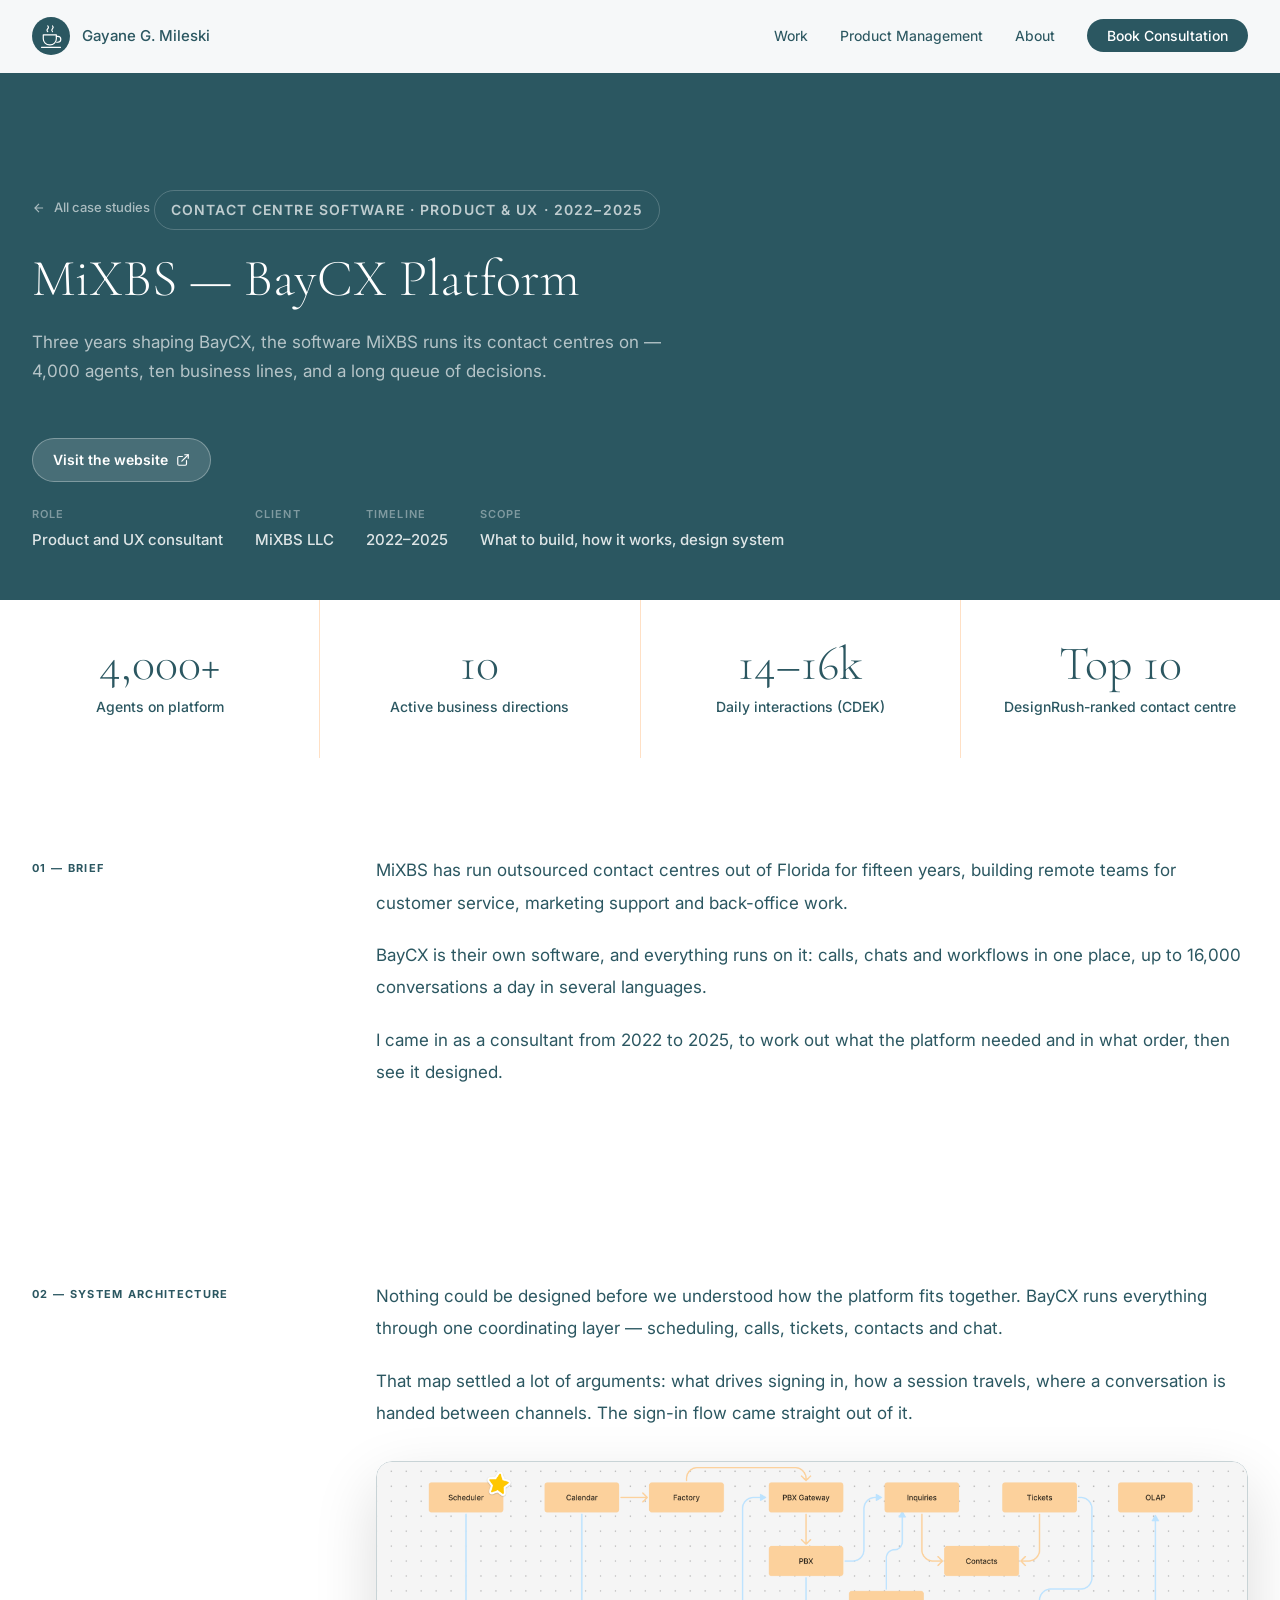
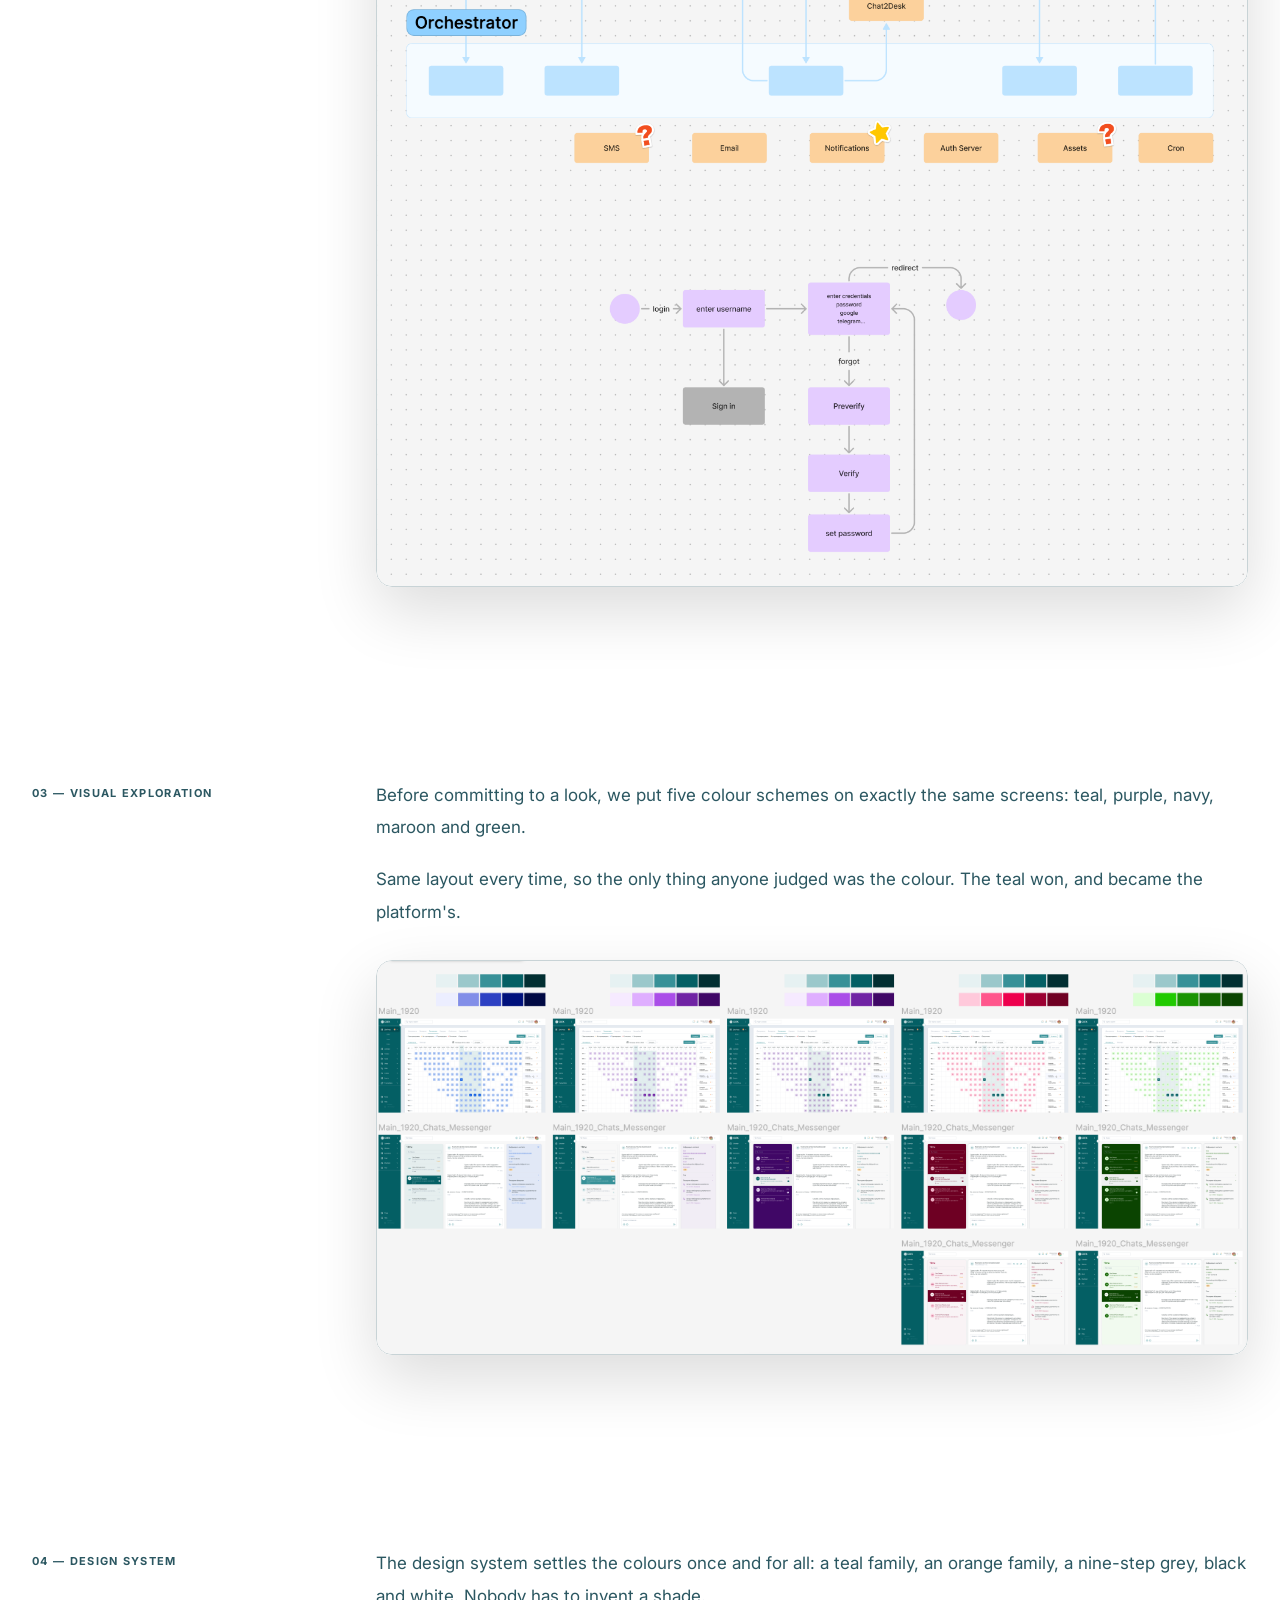
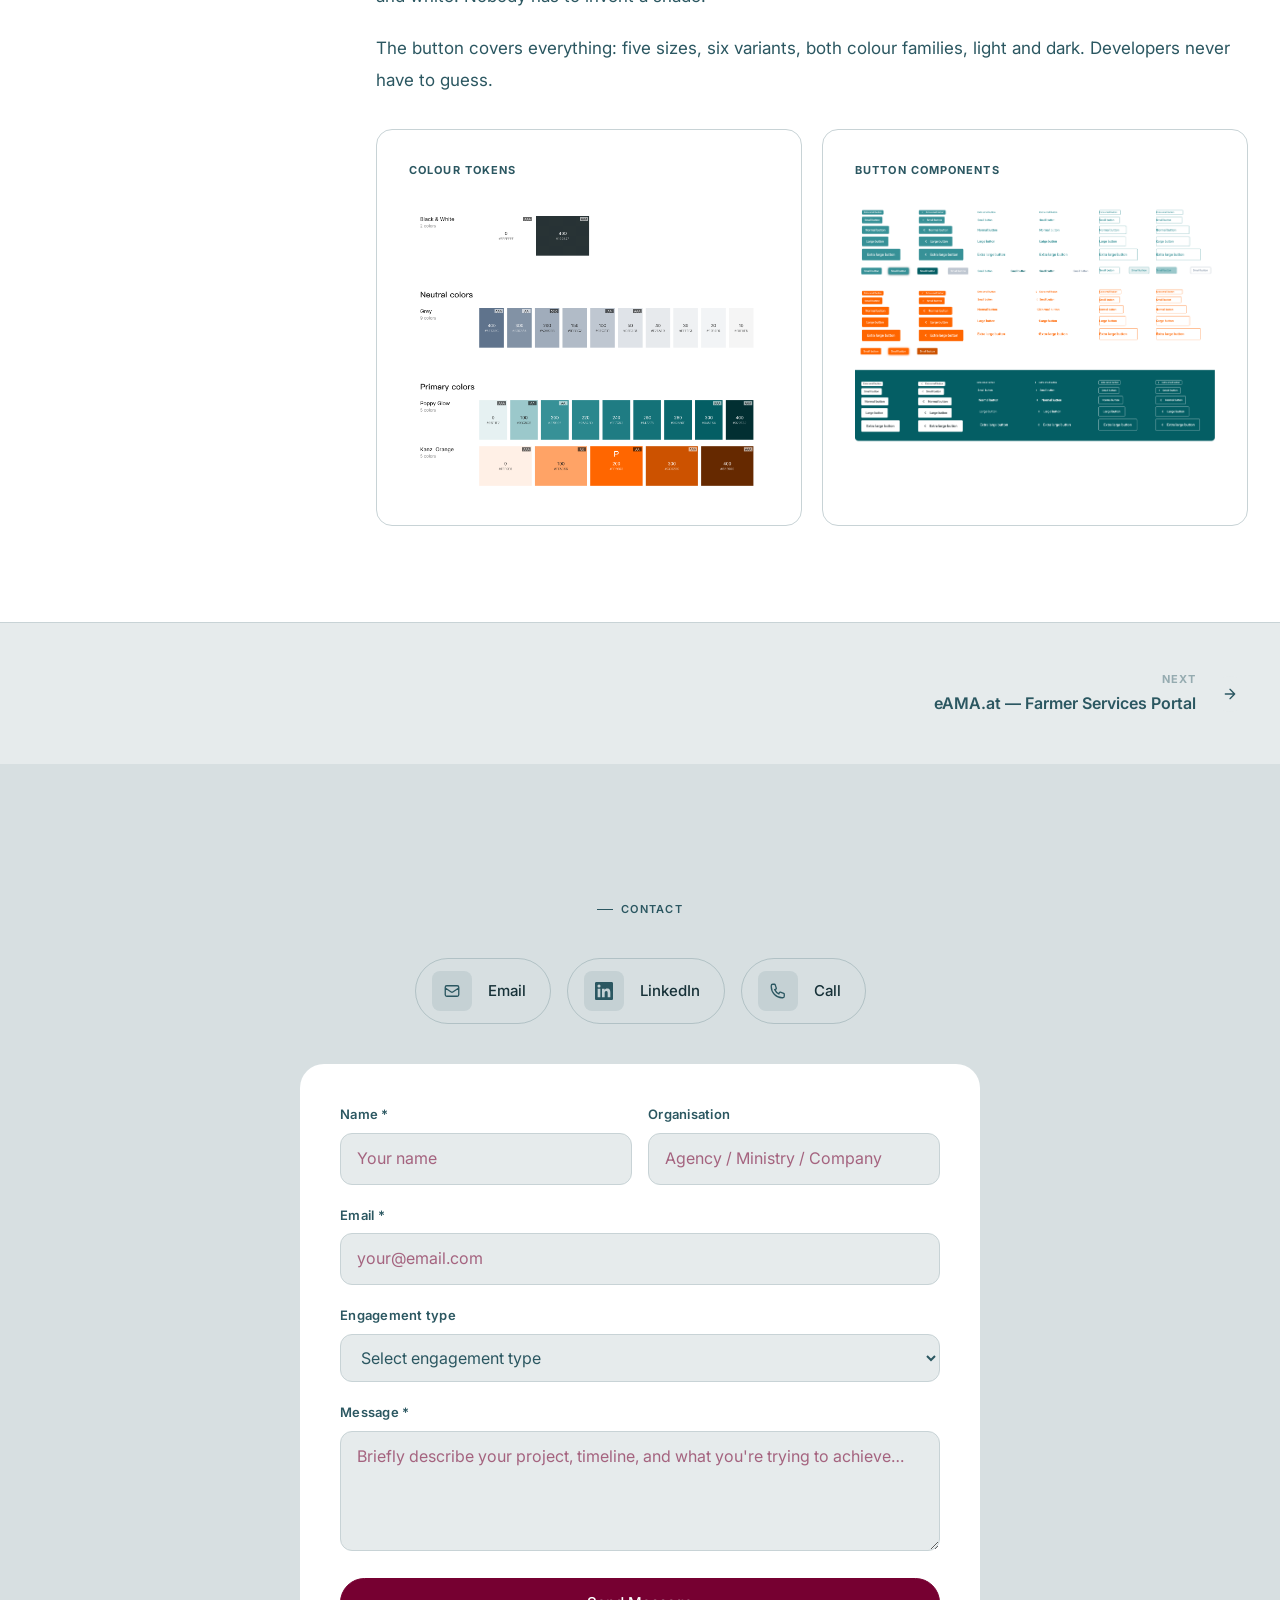
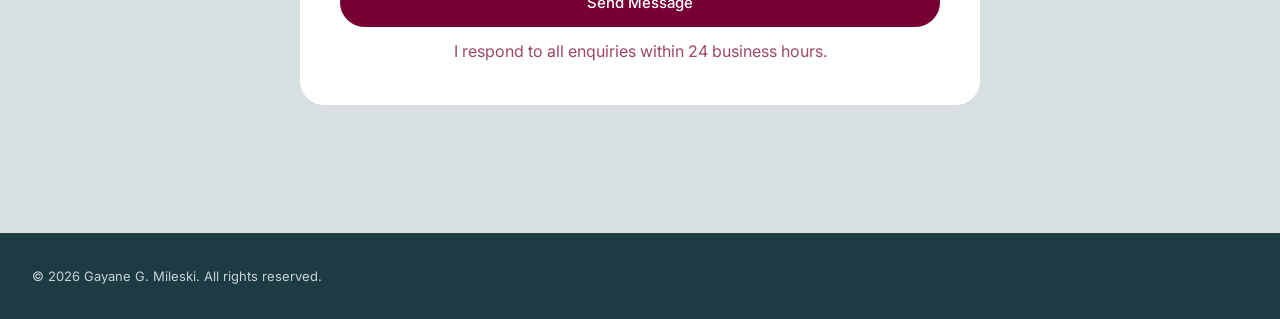
<file: case-studies/mixbs.html>
<!DOCTYPE html>
<html lang="en">
<head>
  <meta charset="UTF-8">
  <meta name="viewport" content="width=device-width, initial-scale=1.0">
  <meta name="description" content="Case study: UX consulting for BayCX — MiXBS's proprietary remote working software for contact centre operations.">
  <title>MiXBS — BayCX Platform | Gayane G. Mileski</title>
  <link rel="preconnect" href="https://fonts.googleapis.com">
  <link rel="preconnect" href="https://fonts.gstatic.com" crossorigin>
  <link href="https://fonts.googleapis.com/css2?family=Cormorant+Garamond:ital,wght@0,300;0,400;0,500;1,300;1,400&family=Inter:wght@300;400;500;600;700&display=swap" rel="stylesheet">
  <link rel="icon" type="image/svg+xml" href="../favicon.svg">
  <link rel="stylesheet" href="../css/styles.css">
  <style>
    /* hero live-app link */
    .cs-hero-live { display: inline-flex; align-items: center; gap: 8px; margin-top: var(--s-5);
      padding: 10px 20px; border-radius: var(--r-full); font-size: 0.875rem; font-weight: 600;
      color: #FFFFFF; background: rgba(255,255,255,0.14); border: 1px solid rgba(255,255,255,0.3);
      text-decoration: none; transition: background var(--t-fast), border-color var(--t-fast); }
    .cs-hero-live:hover { background: rgba(255,255,255,0.24); border-color: rgba(255,255,255,0.55); }
    /* ---- page palette: #2b5761 and its shades ---- */
    :root {
      --gray-50:#E6EBEC;--gray-100:#E6EBEC;--gray-200:#C8D3D6;--gray-300:#C8D3D6;--gray-400:#95ABB0;
      --gray-500:#2B5761;--gray-600:#2B5761;--gray-700:#2B5761;--gray-800:#2B5761;--gray-900:#2B5761;
      --teal-50:#E6EBEC;--teal-100:#C8D3D6;--teal-200:#95ABB0;--teal-300:#66868D;--teal-400:#66868D;
      --teal-500:#2B5761;--teal-600:#2B5761;--teal-700:#2B5761;--teal-800:#2B5761;--teal-900:#2B5761;
      --color-primary:#2B5761;--color-accent:#2B5761;--color-accent-mid:#2B5761;
      --color-text:#2B5761;--color-muted:#2B5761;--color-border:#C8D3D6;--color-bg-alt:#E6EBEC;
    }
    .cs-hero, .cs-section--dark, .footer { --gray-400:#C8D3D6; --gray-500:#C8D3D6; --gray-600:#C8D3D6; }
    .footer { background:#1D3B42; }
    /* Override teal palette to MiXBS brand colours */
    :root {
      --teal-50:  #E6EBEC;
      --teal-100: #C8D3D6;
      --teal-200: #95ABB0;
      --teal-300: #66868D;
      --teal-400: #66868D;
      --teal-500: #2B5761;
      --teal-600: #2B5761;
      --teal-700: #2B5761;
      --teal-800: #2B5761;
      --teal-900: #2B5761;
    }

    /* Design system side-by-side panels */
    .ds-grid {
      display: grid;
      grid-template-columns: 1fr 1fr;
      gap: var(--s-5);
      margin-top: var(--s-8);
      align-items: stretch;
    }
    .ds-panel {
      padding: var(--s-8);
      background: white;
      border-radius: var(--r-xl);
      border: 1px solid var(--gray-200);
      display: flex;
      flex-direction: column;
    }
    .ds-panel-label {
      font-size: 0.6875rem;
      font-weight: 700;
      letter-spacing: 0.1em;
      text-transform: uppercase;
      color: var(--teal-600);
      margin-bottom: var(--s-5);
    }
    .ds-panel img {
      width: 100%;
      height: auto;
      display: block;
    }
    @media (max-width: 768px) {
      .ds-grid { grid-template-columns: 1fr; }
      .auth-grid { grid-template-columns: 1fr; }
    }
  </style>
</head>
<body>

  <div class="reading-progress" aria-hidden="true"><div class="reading-progress-fill"></div></div>

  <header class="site-header" id="top">
    <nav class="nav container" aria-label="Primary navigation">
      <a href="../index.html" class="nav-brand" aria-label="Gayane G. Mileski — Home">
        <span class="nav-monogram" aria-hidden="true"><svg viewBox="0 0 64 64" fill="none"><circle cx="32" cy="32" r="32" fill="#2b5761"/> <g fill="none" stroke="#FFFFFF" stroke-width="2" stroke-linecap="round" stroke-linejoin="round"> <path d="M26.5 15c1.6 1.6 1.6 3.2 0 4.8s-1.6 3.2 0 4.8"/> <path d="M34.5 15c1.6 1.6 1.6 3.2 0 4.8s-1.6 3.2 0 4.8"/> <path d="M19 30h22v6.5A10.5 10.5 0 0 1 30.5 47h-1A10.5 10.5 0 0 1 19 36.5V30z"/> <path d="M41 32.5h2.5a5 5 0 0 1 0 10H41.6"/> <path d="M16 51h32"/> </g></svg></span>
        <span class="nav-name">Gayane G. Mileski</span>
      </a>
      <ul class="nav-menu" id="nav-menu" role="list">
        <li><a href="../work.html"       class="nav-link">Work</a></li>
        <li><a href="../work.html#product-management" class="nav-link">Product Management</a></li>
        <li><a href="../about.html" class="nav-link">About</a></li>
        <li><a href="../index.html#contact" class="nav-link nav-cta">Book Consultation</a></li>
      </ul>
      <button class="nav-toggle" id="nav-toggle" aria-expanded="false" aria-controls="nav-menu" aria-label="Open navigation">
        <span></span><span></span><span></span>
      </button>
    </nav>
  </header>

  <!-- ═══════════════════════════════════════════════
       HERO
  ══════════════════════════════════════════════════ -->
  <section class="cs-hero">
    <div class="cs-hero-bg" style="background: linear-gradient(160deg, #2B5761 0%, #2B5761 40%, #2B5761 100%);"></div>
    <div class="container cs-hero-content">
      <a href="../work.html" class="cs-hero-back">
        <svg width="14" height="14" fill="none" stroke="currentColor" stroke-width="2" viewBox="0 0 24 24"><path d="M19 12H5M12 19l-7-7 7-7"/></svg>
        All case studies
      </a>
      <div class="cs-hero-tag">Contact centre software · Product &amp; UX · 2022–2025</div>
      <h1 class="cs-hero-title">MiXBS — BayCX Platform</h1>
      <p class="cs-hero-subtitle">Three years shaping BayCX, the software MiXBS runs its contact centres on — 4,000 agents, ten business lines, and a long queue of decisions.</p>
      <a href="https://mixbs.com/" class="cs-hero-live" target="_blank" rel="noopener noreferrer">
        Visit the website
        <svg viewBox="0 0 24 24" fill="none" stroke="currentColor" stroke-width="2" stroke-linecap="round" stroke-linejoin="round" width="14" height="14" aria-hidden="true"><path d="M18 13v6a2 2 0 0 1-2 2H5a2 2 0 0 1-2-2V8a2 2 0 0 1 2-2h6"/><path d="M15 3h6v6"/><path d="M10 14 21 3"/></svg>
      </a>

      <div class="cs-hero-meta">
        <div class="cs-meta-item">
          <div class="cs-meta-label">Role</div>
          <div class="cs-meta-value">Product and UX consultant</div>
        </div>
        <div class="cs-meta-item">
          <div class="cs-meta-label">Client</div>
          <div class="cs-meta-value">MiXBS LLC</div>
        </div>
        <div class="cs-meta-item">
          <div class="cs-meta-label">Timeline</div>
          <div class="cs-meta-value">2022–2025</div>
        </div>
        <div class="cs-meta-item">
          <div class="cs-meta-label">Scope</div>
          <div class="cs-meta-value">What to build, how it works, design system</div>
        </div>
      </div>
    </div>
  </section>

  <!-- ═══════════════════════════════════════════════
       OVERVIEW STATS
  ══════════════════════════════════════════════════ -->
  <div class="cs-overview-grid" data-reveal>
    <div class="cs-overview-cell">
      <div class="cs-overview-number">4,000+</div>
      <div class="cs-overview-label">Agents on platform</div>
    </div>
    <div class="cs-overview-cell">
      <div class="cs-overview-number">10</div>
      <div class="cs-overview-label">Active business directions</div>
    </div>
    <div class="cs-overview-cell">
      <div class="cs-overview-number">14–16k</div>
      <div class="cs-overview-label">Daily interactions (CDEK)</div>
    </div>
    <div class="cs-overview-cell">
      <div class="cs-overview-number">Top 10</div>
      <div class="cs-overview-label">DesignRush-ranked contact centre</div>
    </div>
  </div>

  <!-- ═══════════════════════════════════════════════
       01 BRIEF
  ══════════════════════════════════════════════════ -->
  <section class="cs-section">
    <div class="container">
      <div class="cs-narrative-grid">
        <div><span class="cs-sidebar-label">01 — Brief</span></div>
        <div>
          <div class="cs-body-text" data-reveal>
            <p>MiXBS has run outsourced contact centres out of Florida for fifteen years, building remote teams for customer service, marketing support and back-office work.</p>
            <p>BayCX is their own software, and everything runs on it: calls, chats and workflows in one place, up to 16,000 conversations a day in several languages.</p>
            <p>I came in as a consultant from 2022 to 2025, to work out what the platform needed and in what order, then see it designed.</p>
          </div>
        </div>
      </div>
    </div>
  </section>

  <!-- ═══════════════════════════════════════════════
       02 SYSTEM ARCHITECTURE
  ══════════════════════════════════════════════════ -->
  <section class="cs-section cs-section--tinted">
    <div class="container">
      <div class="cs-narrative-grid">
        <div><span class="cs-sidebar-label">02 — System Architecture</span></div>
        <div>
          <div class="cs-body-text" data-reveal>
            <p>Nothing could be designed before we understood how the platform fits together. BayCX runs everything through one coordinating layer — scheduling, calls, tickets, contacts and chat.</p>
            <p>That map settled a lot of arguments: what drives signing in, how a session travels, where a conversation is handed between channels. The sign-in flow came straight out of it.</p>
          </div>
          <div class="cs-screen-item" data-reveal style="margin-top: var(--s-8);">
            <img src="../images/case-studies/mixbs/mb-research.png" alt="BayCX system architecture diagram showing Orchestrator with connected modules, and user authentication flow" loading="lazy" style="width:100%; height:auto; display:block; border-radius: var(--r-xl); border: 1px solid var(--gray-200);">
          </div>
        </div>
      </div>
    </div>
  </section>

  <!-- ═══════════════════════════════════════════════
       03 VISUAL EXPLORATION
  ══════════════════════════════════════════════════ -->
  <section class="cs-section">
    <div class="container">
      <div class="cs-narrative-grid">
        <div><span class="cs-sidebar-label">03 — Visual Exploration</span></div>
        <div>
          <div class="cs-body-text" data-reveal>
            <p>Before committing to a look, we put five colour schemes on exactly the same screens: teal, purple, navy, maroon and green.</p>
            <p>Same layout every time, so the only thing anyone judged was the colour. The teal won, and became the platform's.</p>
          </div>
          <div class="cs-screen-item" data-reveal style="margin-top: var(--s-8);">
            <img src="../images/case-studies/mixbs/mb-experiments.png" alt="Grid of BayCX interface screens with five different colour theme experiments" loading="lazy" style="width:100%; height:auto; display:block; border-radius: var(--r-xl); border: 1px solid var(--gray-200);">
          </div>
        </div>
      </div>
    </div>
  </section>

  <!-- ═══════════════════════════════════════════════
       04 DESIGN SYSTEM
  ══════════════════════════════════════════════════ -->
  <section class="cs-section cs-section--tinted">
    <div class="container">
      <div class="cs-narrative-grid">
        <div><span class="cs-sidebar-label">04 — Design System</span></div>
        <div>
          <div class="cs-body-text" data-reveal>
            <p>The design system settles the colours once and for all: a teal family, an orange family, a nine-step grey, black and white. Nobody has to invent a shade.</p>
            <p>The button covers everything: five sizes, six variants, both colour families, light and dark. Developers never have to guess.</p>
          </div>
          <div class="ds-grid" data-reveal>
            <div class="ds-panel">
              <div class="ds-panel-label">Colour tokens</div>
              <img src="../images/case-studies/mixbs/mb-colors.png" alt="BayCX colour system — Black & White, Neutral Grey, Poppy Glow teal, Kanz Orange" loading="lazy">
            </div>
            <div class="ds-panel">
              <div class="ds-panel-label">Button components</div>
              <img src="../images/case-studies/mixbs/mb-buttons.png" alt="BayCX button component library — 5 sizes, 6 variants, 2 brand colours, light and dark backgrounds" loading="lazy">
            </div>
          </div>
        </div>
      </div>
    </div>
  </section>


  <!-- ═══════════════════════════════════════════════
       SITE FOOTER
  ══════════════════════════════════════════════════ -->

  <!-- Previous / next case study -->
  <nav class="cs-pager cs-pager--single-next" aria-label="Case studies">
    <div class="container">
      <div class="cs-pager-row">
        <a class="cs-pager-link cs-pager-link--next" href="eama.html">
          <span class="cs-pager-text">
            <span class="cs-pager-label">Next</span>
            <span class="cs-pager-title">eAMA.at — Farmer Services Portal</span>
          </span>
          <span class="cs-pager-arrow" aria-hidden="true"><svg viewBox="0 0 24 24" fill="none" stroke="currentColor" stroke-width="2" stroke-linecap="round" stroke-linejoin="round" width="16" height="16" aria-hidden="true"><path d="M5 12h14M12 5l7 7-7 7"/></svg></span>
        </a>
      </div>
    </div>
  </nav>

  <!-- =====================================================================
       CONTACT
  ====================================================================== -->
  <section class="section section--dark" id="contact" aria-label="Contact">
    <div class="container">
      <div class="contact-stack">

        <div class="contact-info contact-info--centered" data-reveal>
          <span class="section-label">Contact</span>
          <nav class="contact-links" aria-label="Contact links">
            <a href="mailto:gayane.mileski@gmail.com" class="contact-link-item">
              <span class="contact-link-icon" aria-hidden="true">
                <svg width="18" height="18" fill="none" stroke="currentColor" stroke-width="1.75" viewBox="0 0 24 24"><path d="M3 8l7.89 5.26a2 2 0 002.22 0L21 8M5 19h14a2 2 0 002-2V7a2 2 0 00-2-2H5a2 2 0 00-2 2v10a2 2 0 002 2z"/></svg>
              </span>
              <span class="contact-link-text"><span class="contact-link-value">Email</span></span>
            </a>
            <a href="https://www.linkedin.com/in/gayane-g-mileski/" class="contact-link-item" target="_blank" rel="noopener noreferrer">
              <span class="contact-link-icon" aria-hidden="true">
                <svg width="18" height="18" fill="currentColor" viewBox="0 0 24 24"><path d="M20.447 20.452h-3.554v-5.569c0-1.328-.027-3.037-1.852-3.037-1.853 0-2.136 1.445-2.136 2.939v5.667H9.351V9h3.414v1.561h.046c.477-.9 1.637-1.85 3.37-1.85 3.601 0 4.267 2.37 4.267 5.455v6.286zM5.337 7.433a2.062 2.062 0 01-2.063-2.065 2.064 2.064 0 112.063 2.065zm1.782 13.019H3.555V9h3.564v11.452zM22.225 0H1.771C.792 0 0 .774 0 1.729v20.542C0 23.227.792 24 1.771 24h20.451C23.2 24 24 23.227 24 22.271V1.729C24 .774 23.2 0 22.222 0h.003z"/></svg>
              </span>
              <span class="contact-link-text"><span class="contact-link-value">LinkedIn</span></span>
            </a>
            <a href="tel:+436602308530" class="contact-link-item">
              <span class="contact-link-icon" aria-hidden="true">
                <svg width="18" height="18" fill="none" stroke="currentColor" stroke-width="1.75" viewBox="0 0 24 24"><path d="M3 5a2 2 0 012-2h2.28a1 1 0 01.948.684l1.498 4.493a1 1 0 01-.502 1.21l-1.598.8a11.042 11.042 0 005.516 5.516l.8-1.598a1 1 0 011.21-.502l4.493 1.498a1 1 0 01.684.949V19a2 2 0 01-2 2h-1C9.716 21 3 14.284 3 6V5z"/></svg>
              </span>
              <span class="contact-link-text"><span class="contact-link-value">Call</span></span>
            </a>
          </nav>
        </div>

        <div class="contact-form-card" data-reveal data-reveal-delay="2">
          <form id="contact-form" novalidate aria-label="Contact form">
            <div class="form-row">
              <div class="form-group">
                <label class="form-label" for="form-name">Name <span aria-hidden="true">*</span></label>
                <input class="form-input" type="text" id="form-name" name="name" required autocomplete="name" placeholder="Your name">
              </div>
              <div class="form-group">
                <label class="form-label" for="form-org">Organisation</label>
                <input class="form-input" type="text" id="form-org" name="organisation" autocomplete="organization" placeholder="Agency / Ministry / Company">
              </div>
            </div>
            <div class="form-group">
              <label class="form-label" for="form-email">Email <span aria-hidden="true">*</span></label>
              <input class="form-input" type="email" id="form-email" name="email" required autocomplete="email" placeholder="your@email.com">
            </div>
            <div class="form-group">
              <label class="form-label" for="form-type">Engagement type</label>
              <select class="form-select" id="form-type" name="type">
                <option value="">Select engagement type</option>
                <option value="strategy">Product strategy &amp; roadmap</option>
                <option value="embedded">Interim / embedded product leadership</option>
                <option value="discovery">Discovery &amp; product definition</option>
                <option value="audit">UX / accessibility audit</option>
                <option value="system">Design system build</option>
                <option value="other">Other</option>
              </select>
            </div>
            <div class="form-group">
              <label class="form-label" for="form-message">Message <span aria-hidden="true">*</span></label>
              <textarea class="form-textarea" id="form-message" name="message" required placeholder="Briefly describe your project, timeline, and what you're trying to achieve…"></textarea>
            </div>
            <button type="submit" class="btn btn-teal" style="width:100%; justify-content:center; padding:1rem;">
              Send Message
            </button>
            <p class="form-note">I respond to all enquiries within 24 business hours.</p>
          </form>
          <div class="form-success" hidden style="text-align:center; padding: var(--s-10);">
            <div style="width:56px; height:56px; background:var(--teal-50); border-radius:50%; display:flex; align-items:center; justify-content:center; margin:0 auto var(--s-5);">
              <svg width="24" height="24" fill="none" stroke="#760031" stroke-width="2" viewBox="0 0 24 24"><path d="M9 12l2 2 4-4m6 2a9 9 0 11-18 0 9 9 0 0118 0z"/></svg>
            </div>
            <h3 style="font-size:1.125rem; font-weight:600; color:var(--gray-900); margin-bottom:var(--s-3);">Message received</h3>
            <p style="font-size:1rem; color:var(--gray-500);">Thank you for reaching out. I'll be in touch within 24 hours.</p>
          </div>
        </div>

      </div>
    </div>
  </section>

  <footer class="footer" role="contentinfo">
    <div class="container">

      <div class="footer-bottom">
        <p class="footer-copyright">© 2026 Gayane G. Mileski. All rights reserved.</p>
      </div>
    </div>
  </footer>

  <script src="../js/main.js" defer></script>
</body>
</html>
</file>
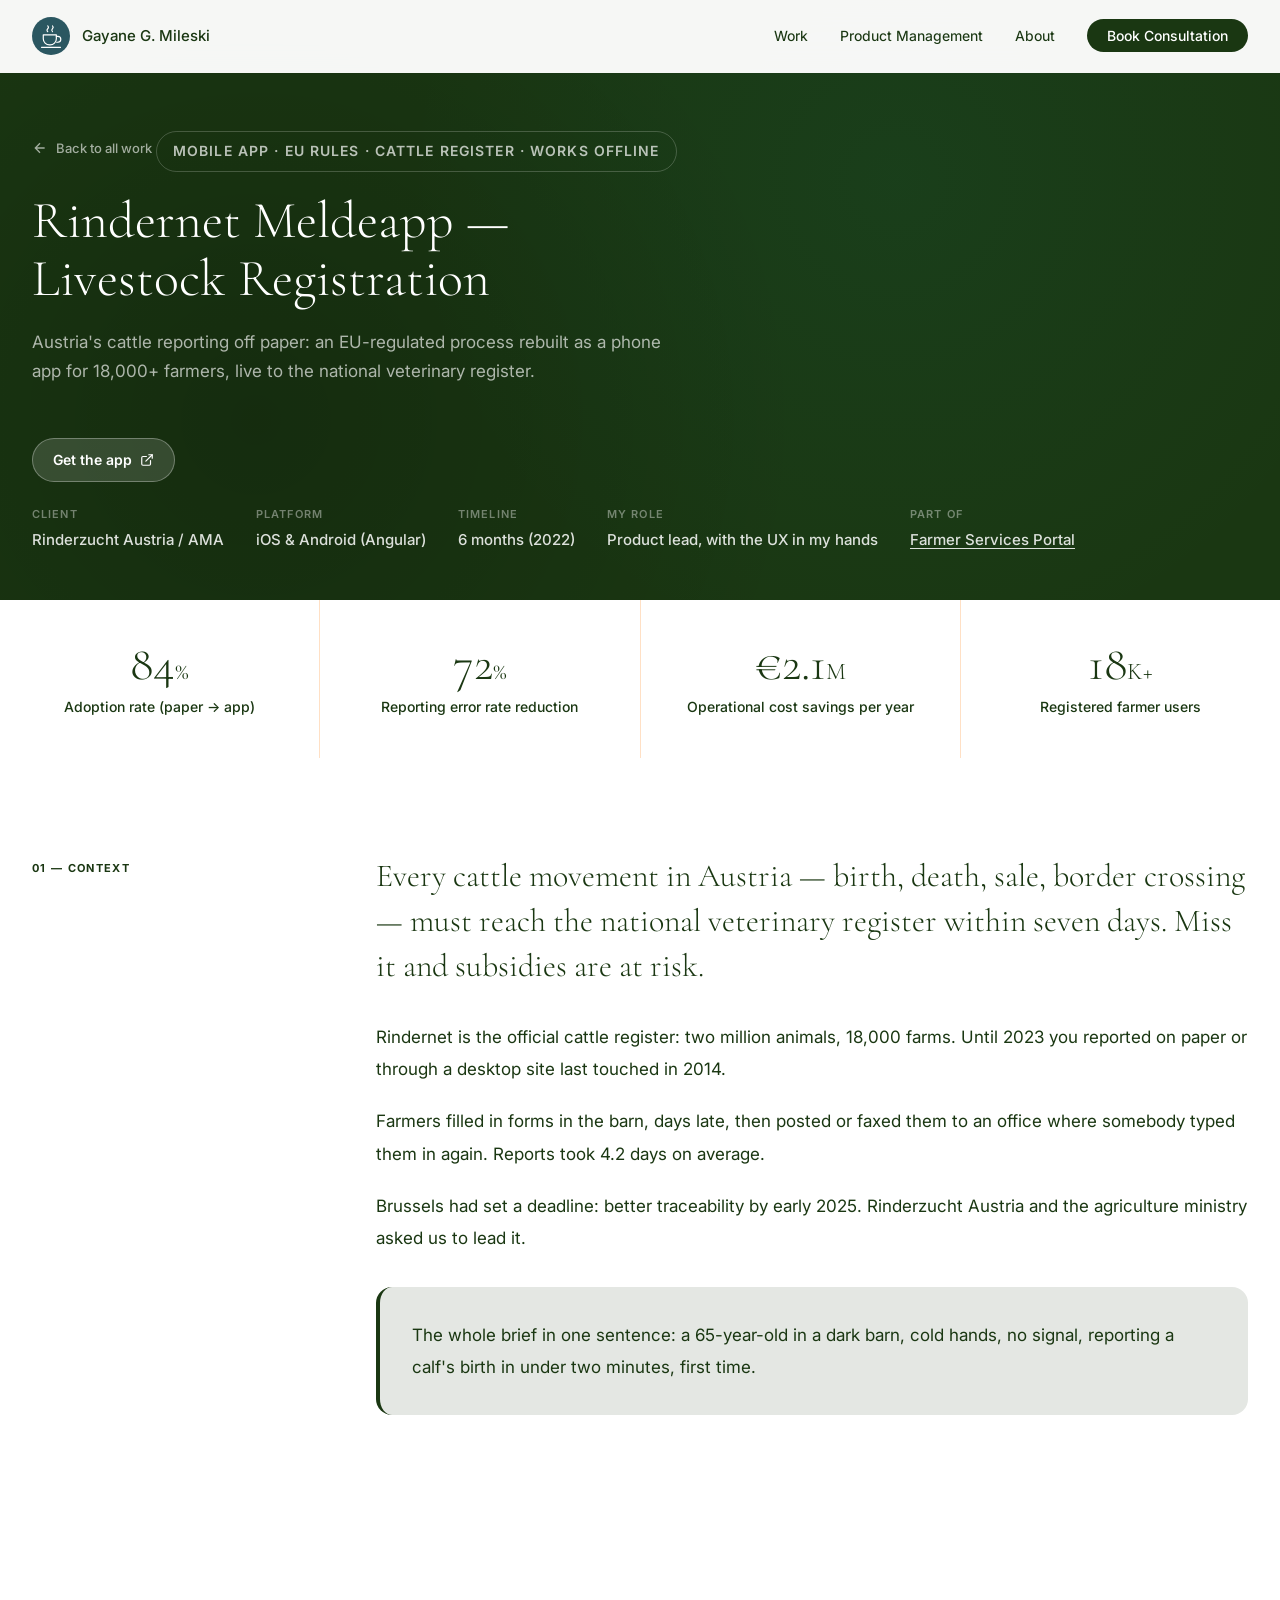
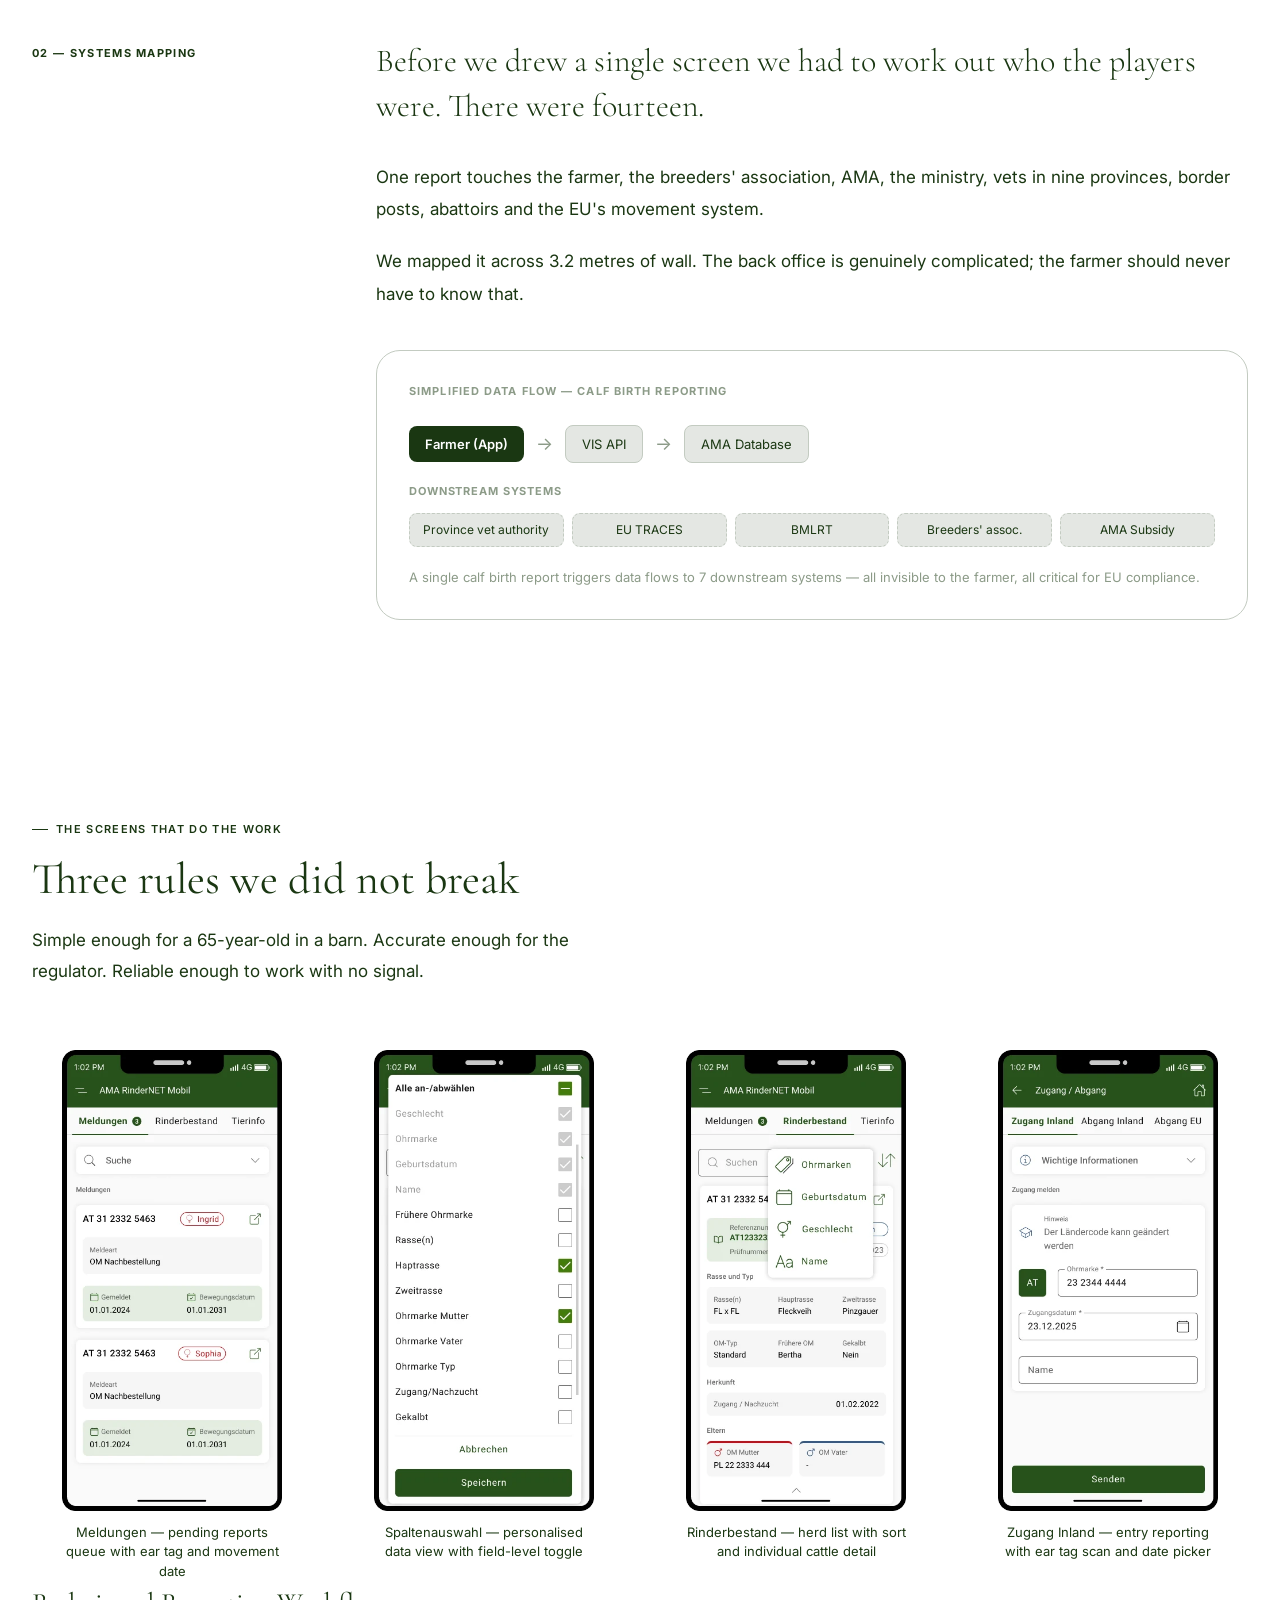
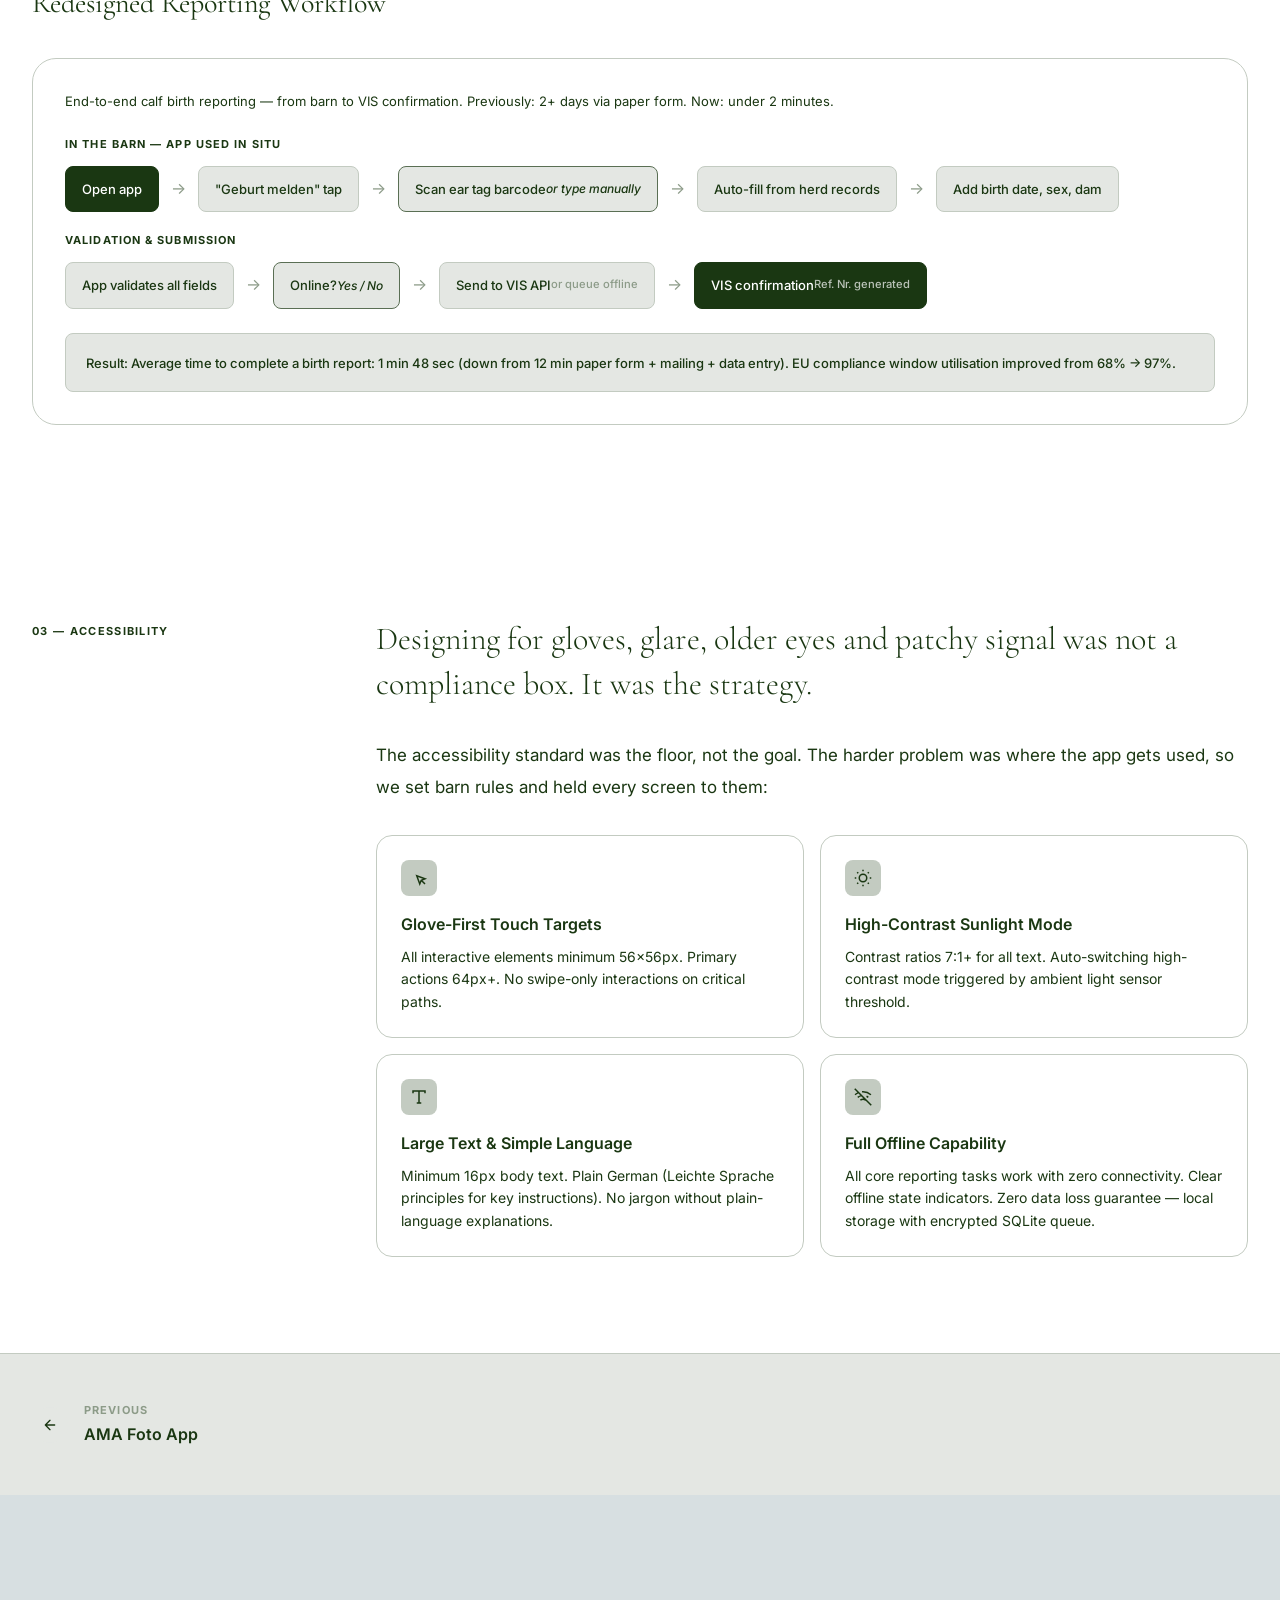
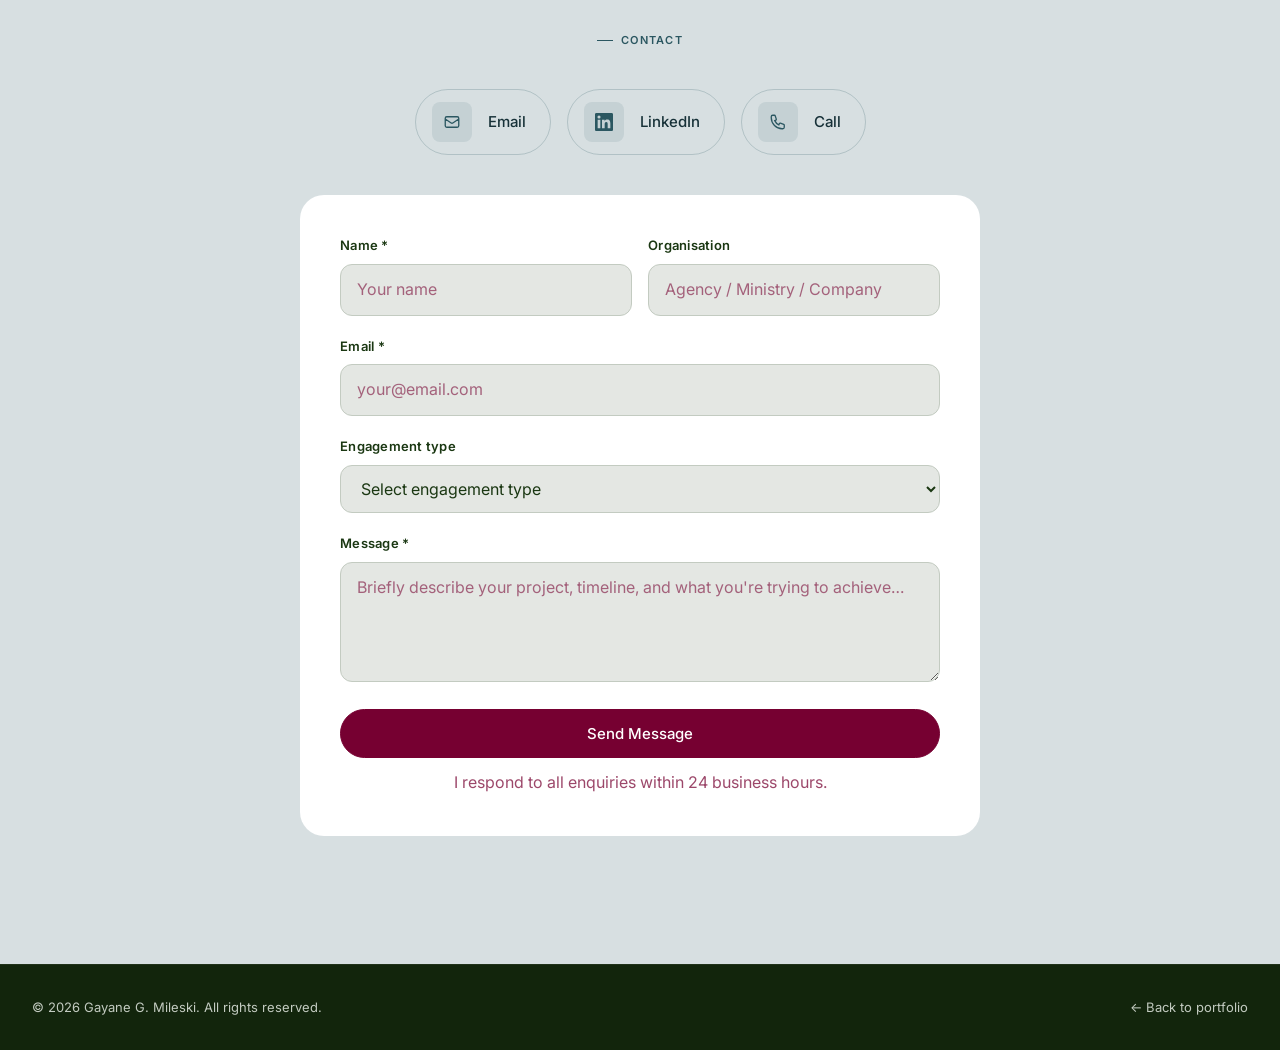
<file: case-studies/rindernet.html>
<!DOCTYPE html>
<html lang="en">
<head>
  <meta charset="UTF-8">
  <meta name="viewport" content="width=device-width, initial-scale=1.0">
  <meta name="description" content="Case study: Rindernet Meldeapp — mobile livestock registration app for 18,000+ Austrian farmers, EU-compliant cattle reporting with offline-first design.">
  <title>Rindernet Meldeapp — Livestock Registration | Gayane G. Mileski</title>
  <link rel="preconnect" href="https://fonts.googleapis.com">
  <link rel="preconnect" href="https://fonts.gstatic.com" crossorigin>
  <link href="https://fonts.googleapis.com/css2?family=Cormorant+Garamond:ital,wght@0,300;0,400;0,500;1,300;1,400&family=Inter:wght@300;400;500;600;700&display=swap" rel="stylesheet">
  <link rel="icon" type="image/svg+xml" href="../favicon.svg">
  <link rel="stylesheet" href="../css/styles.css">
  <style>
    /* hero live-app link */
    .cs-hero-live { display: inline-flex; align-items: center; gap: 8px; margin-top: var(--s-5);
      padding: 10px 20px; border-radius: var(--r-full); font-size: 0.875rem; font-weight: 600;
      color: #FFFFFF; background: rgba(255,255,255,0.14); border: 1px solid rgba(255,255,255,0.3);
      text-decoration: none; transition: background var(--t-fast), border-color var(--t-fast); }
    .cs-hero-live:hover { background: rgba(255,255,255,0.24); border-color: rgba(255,255,255,0.55); }
    /* ---- page palette: #1A3712 and its shades ---- */
    :root {
      --gray-50:#E4E7E3;--gray-100:#E4E7E3;--gray-200:#C3CBC1;--gray-300:#C3CBC1;--gray-400:#8C9B88;
      --gray-500:#1A3712;--gray-600:#1A3712;--gray-700:#1A3712;--gray-800:#1A3712;--gray-900:#1A3712;
      --teal-50:#E4E7E3;--teal-100:#C3CBC1;--teal-200:#8C9B88;--teal-300:#5A6F54;--teal-400:#5A6F54;
      --teal-500:#1A3712;--teal-600:#1A3712;--teal-700:#1A3712;--teal-800:#1A3712;--teal-900:#1A3712;
      --color-primary:#1A3712;--color-accent:#1A3712;--color-accent-mid:#1A3712;
      --color-text:#1A3712;--color-muted:#1A3712;--color-border:#C3CBC1;--color-bg-alt:#E4E7E3;
    }
    .cs-hero, .cs-section--dark, .footer { --gray-400:#C3CBC1; --gray-500:#C3CBC1; --gray-600:#C3CBC1; }
    .footer { background:#12250C; }
    .cs-hero-bg {
      background: linear-gradient(160deg, #1A3712 0%, #1A3712 50%, #1A3712 100%);
    }
    .cs-hero-bg::before {
      content: '';
      position: absolute;
      inset: 0;
      background-image:
        radial-gradient(circle at 70% 30%, rgba(20,184,166,0.06) 0%, transparent 50%),
        radial-gradient(circle at 20% 70%, rgba(0,0,0,0.2) 0%, transparent 50%);
    }
    .phone-frame {
      width: 220px;
      border-radius: 32px;
      border: 8px solid #1A3712;
      overflow: hidden;
      background: white;
      box-shadow: 0 32px 64px rgba(0,0,0,0.35), inset 0 0 0 1px rgba(255,255,255,0.08);
    }
    .phone-notch-bar {
      height: 24px;
      background: #1A3712;
      position: relative;
    }
    .phone-notch-pill {
      position: absolute;
      top: 6px;
      left: 50%;
      transform: translateX(-50%);
      width: 60px;
      height: 12px;
      background: #1A3712;
      border-radius: 6px;
    }

    @media (max-width: 768px) {
      /* System mapping: stack primary flow vertically, downstream in 2 cols */
      .rn-flow-container { padding: var(--s-5) !important; }
      .rn-primary-flow { flex-direction: column !important; align-items: flex-start !important; gap: var(--s-2) !important; }
      .rn-arrow { transform: rotate(90deg); margin-left: var(--s-4); }
      .rn-downstream-grid { grid-template-columns: 1fr 1fr !important; }

      /* Key screens: one per row */
      .rn-screens-grid { grid-template-columns: 1fr !important; }

      /* Reporting workflow: stack nodes vertically */
      .rn-phase-row { flex-direction: column !important; align-items: flex-start !important; gap: var(--s-2) !important; }
      .rn-phase-row .workflow-arrow { transform: rotate(90deg); }

      /* Accessibility cards: one per row */
      .rn-access-grid { grid-template-columns: 1fr !important; }
    }
  </style>
</head>
<body>

  <!-- Reading progress bar -->
  <div class="reading-progress" aria-hidden="true"><div class="reading-progress-fill"></div></div>

  <!-- NAV -->
  <header class="site-header" id="top">
    <nav class="nav container" aria-label="Primary navigation">
      <a href="../index.html" class="nav-brand" aria-label="Gayane G. Mileski — Home">
        <span class="nav-monogram" aria-hidden="true"><svg viewBox="0 0 64 64" fill="none"><circle cx="32" cy="32" r="32" fill="#2b5761"/> <g fill="none" stroke="#FFFFFF" stroke-width="2" stroke-linecap="round" stroke-linejoin="round"> <path d="M26.5 15c1.6 1.6 1.6 3.2 0 4.8s-1.6 3.2 0 4.8"/> <path d="M34.5 15c1.6 1.6 1.6 3.2 0 4.8s-1.6 3.2 0 4.8"/> <path d="M19 30h22v6.5A10.5 10.5 0 0 1 30.5 47h-1A10.5 10.5 0 0 1 19 36.5V30z"/> <path d="M41 32.5h2.5a5 5 0 0 1 0 10H41.6"/> <path d="M16 51h32"/> </g></svg></span>
        <span class="nav-name">Gayane G. Mileski</span>
      </a>
      <ul class="nav-menu" id="nav-menu" role="list">
        <li><a href="../work.html"      class="nav-link">Work</a></li>
        <li><a href="../work.html#product-management" class="nav-link">Product Management</a></li>
        <li><a href="../about.html" class="nav-link">About</a></li>
        <li><a href="../index.html#contact" class="nav-link nav-cta">Book Consultation</a></li>
      </ul>
      <button class="nav-toggle" aria-expanded="false" aria-controls="nav-menu" aria-label="Open navigation"><span></span><span></span><span></span></button>
    </nav>
  </header>

  <main id="main-content">

  <!-- HERO -->
  <section class="cs-hero">
    <div class="cs-hero-bg"></div>
    <div class="container cs-hero-content">
      <a href="../work.html" class="cs-hero-back">
        <svg width="16" height="16" fill="none" stroke="currentColor" stroke-width="2" viewBox="0 0 24 24"><path d="M19 12H5M12 5l-7 7 7 7"/></svg>
        Back to all work
      </a>
      <div class="cs-hero-tag">Mobile app · EU rules · Cattle register · Works offline</div>
      <h1 class="cs-hero-title">Rindernet Meldeapp —<br>Livestock Registration</h1>
      <p class="cs-hero-subtitle">Austria's cattle reporting off paper: an EU-regulated process rebuilt as a phone app for 18,000+ farmers, live to the national veterinary register.</p>

      <a href="../get-app.html?app=rindernet" class="cs-hero-live">
        Get the app
        <svg viewBox="0 0 24 24" fill="none" stroke="currentColor" stroke-width="2" stroke-linecap="round" stroke-linejoin="round" width="14" height="14" aria-hidden="true"><path d="M18 13v6a2 2 0 0 1-2 2H5a2 2 0 0 1-2-2V8a2 2 0 0 1 2-2h6"/><path d="M15 3h6v6"/><path d="M10 14 21 3"/></svg>
      </a>

      <div class="cs-hero-meta">
        <div class="cs-meta-item">
          <div class="cs-meta-label">Client</div>
          <div class="cs-meta-value">Rinderzucht Austria / AMA</div>
        </div>
        <div class="cs-meta-item">
          <div class="cs-meta-label">Platform</div>
          <div class="cs-meta-value">iOS &amp; Android (Angular)</div>
        </div>
        <div class="cs-meta-item">
          <div class="cs-meta-label">Timeline</div>
          <div class="cs-meta-value">6 months (2022)</div>
        </div>
        <div class="cs-meta-item">
          <div class="cs-meta-label">My Role</div>
          <div class="cs-meta-value">Product lead, with the UX in my hands</div>
        </div>
        <div class="cs-meta-item">
          <div class="cs-meta-label">Part of</div>
          <div class="cs-meta-value"><a href="eama.html" style="color:inherit;text-decoration:underline;text-underline-offset:3px;">Farmer Services Portal</a></div>
        </div>
      </div>
    </div>
  </section>

  <!-- OVERVIEW STATS -->
  <div class="cs-overview-grid" data-reveal>
    <div class="cs-overview-cell">
      <div class="cs-overview-number">84<span style="font-size:1.5rem">%</span></div>
      <div class="cs-overview-label">Adoption rate (paper → app)</div>
    </div>
    <div class="cs-overview-cell">
      <div class="cs-overview-number">72<span style="font-size:1.5rem">%</span></div>
      <div class="cs-overview-label">Reporting error rate reduction</div>
    </div>
    <div class="cs-overview-cell">
      <div class="cs-overview-number">€2.1<span style="font-size:1.5rem">M</span></div>
      <div class="cs-overview-label">Operational cost savings per year</div>
    </div>
    <div class="cs-overview-cell">
      <div class="cs-overview-number">18<span style="font-size:1.5rem">K+</span></div>
      <div class="cs-overview-label">Registered farmer users</div>
    </div>
  </div>

  <!-- CONTEXT -->
  <section class="cs-section">
    <div class="container">
      <div class="cs-narrative-grid">
        <div><span class="cs-sidebar-label">01 — Context</span></div>
        <div>
          <p class="cs-lead" data-reveal>Every cattle movement in Austria — birth, death, sale, border crossing — must reach the national veterinary register within seven days. Miss it and subsidies are at risk.</p>
          <div class="cs-body-text" data-reveal>
            <p>Rindernet is the official cattle register: two million animals, 18,000 farms. Until 2023 you reported on paper or through a desktop site last touched in 2014.</p>
            <p>Farmers filled in forms in the barn, days late, then posted or faxed them to an office where somebody typed them in again. Reports took 4.2 days on average.</p>
            <p>Brussels had set a deadline: better traceability by early 2025. Rinderzucht Austria and the agriculture ministry asked us to lead it.</p>
          </div>
          <div class="cs-highlight-block" data-reveal>
            <p class="cs-body-text" style="color:var(--teal-900);">The whole brief in one sentence: a 65-year-old in a dark barn, cold hands, no signal, reporting a calf's birth in under two minutes, first time.</p>
          </div>
        </div>
      </div>
    </div>
  </section>

  <!-- SYSTEM COMPLEXITY / STAKEHOLDER MAP -->
  <section class="cs-section cs-section--tinted">
    <div class="container">
      <div class="cs-narrative-grid">
        <div><span class="cs-sidebar-label">02 — Systems Mapping</span></div>
        <div>
          <p class="cs-lead" data-reveal>Before we drew a single screen we had to work out who the players were. There were fourteen.</p>
          <div class="cs-body-text" data-reveal>
            <p>One report touches the farmer, the breeders' association, AMA, the ministry, vets in nine provinces, border posts, abattoirs and the EU's movement system.</p>
            <p>We mapped it across 3.2 metres of wall. The back office is genuinely complicated; the farmer should never have to know that.</p>
          </div>

          <!-- Simplified stakeholder diagram -->
          <div class="rn-flow-container" style="margin-top:var(--s-10); padding:var(--s-8); background:white; border-radius:var(--r-2xl); border:1px solid var(--gray-200);" data-reveal>
            <div style="font-size:0.6875rem;font-weight:700;letter-spacing:0.1em;text-transform:uppercase;color:var(--gray-400);margin-bottom:var(--s-6);">Simplified Data Flow — Calf Birth Reporting</div>
            <!-- Primary flow row -->
            <div class="rn-primary-flow" style="display:flex;align-items:center;gap:var(--s-3);margin-bottom:var(--s-5);">
              <div style="background:var(--teal-700);color:white;border-radius:var(--r-md);padding:var(--s-2) var(--s-4);font-size:0.8125rem;font-weight:600;white-space:nowrap;">Farmer (App)</div>
              <span class="rn-arrow" style="color:var(--gray-400);font-size:1.125rem;line-height:1;flex-shrink:0;">→</span>
              <div style="background:var(--gray-100);border:1px solid var(--gray-200);border-radius:var(--r-md);padding:var(--s-2) var(--s-4);font-size:0.8125rem;color:var(--gray-700);white-space:nowrap;">VIS API</div>
              <span class="rn-arrow" style="color:var(--gray-400);font-size:1.125rem;line-height:1;flex-shrink:0;">→</span>
              <div style="background:var(--gray-100);border:1px solid var(--gray-200);border-radius:var(--r-md);padding:var(--s-2) var(--s-4);font-size:0.8125rem;color:var(--gray-700);white-space:nowrap;">AMA Database</div>
            </div>
            <!-- Downstream systems -->
            <div style="font-size:0.6875rem;font-weight:700;letter-spacing:0.08em;text-transform:uppercase;color:var(--gray-400);margin-bottom:var(--s-3);">Downstream systems</div>
            <div class="rn-downstream-grid" style="display:grid;grid-template-columns:repeat(5,1fr);gap:var(--s-2);">
              <div style="background:var(--gray-50);border:1px dashed var(--gray-300);border-radius:var(--r-md);padding:var(--s-2) var(--s-3);font-size:0.75rem;color:var(--gray-600);text-align:center;line-height:1.3;">Province vet authority</div>
              <div style="background:var(--gray-50);border:1px dashed var(--gray-300);border-radius:var(--r-md);padding:var(--s-2) var(--s-3);font-size:0.75rem;color:var(--gray-600);text-align:center;line-height:1.3;">EU TRACES</div>
              <div style="background:var(--gray-50);border:1px dashed var(--gray-300);border-radius:var(--r-md);padding:var(--s-2) var(--s-3);font-size:0.75rem;color:var(--gray-600);text-align:center;line-height:1.3;">BMLRT</div>
              <div style="background:var(--gray-50);border:1px dashed var(--gray-300);border-radius:var(--r-md);padding:var(--s-2) var(--s-3);font-size:0.75rem;color:var(--gray-600);text-align:center;line-height:1.3;">Breeders' assoc.</div>
              <div style="background:var(--gray-50);border:1px dashed var(--gray-300);border-radius:var(--r-md);padding:var(--s-2) var(--s-3);font-size:0.75rem;color:var(--gray-600);text-align:center;line-height:1.3;">AMA Subsidy</div>
            </div>
            <div style="margin-top:var(--s-5);font-size:0.8125rem;color:var(--gray-400);">A single calf birth report triggers data flows to 7 downstream systems — all invisible to the farmer, all critical for EU compliance.</div>
          </div>
        </div>
      </div>
    </div>
  </section>

  <!-- CORE SCREENS -->
  <section class="cs-section">
    <div class="container">
      <header class="section-header" data-reveal>
        <span class="section-label">The Screens That Do the Work</span>
        <h2 class="section-title">Three rules we did not break</h2>
        <p class="section-description">Simple enough for a 65-year-old in a barn. Accurate enough for the regulator. Reliable enough to work with no signal.</p>
      </header>

      <!-- Real app screenshots -->
      <div class="rn-screens-grid" style="display:grid; grid-template-columns:repeat(4,1fr); gap:var(--s-8); justify-items:center; margin-top:var(--s-16);" data-reveal>
        <div style="text-align:center; max-width:220px; width:100%;">
          <img src="../images/case-studies/rindernet/screen-meldungen.webp" alt="Meldungen — notification list showing pending cattle reports with ear tag numbers and owner names" style="width:100%; display:block;">
          <p style="margin-top:var(--s-3); font-size:0.8125rem; color:var(--gray-500); line-height:1.5;">Meldungen — pending reports queue with ear tag and movement date</p>
        </div>
        <div style="text-align:center; max-width:220px; width:100%;">
          <img src="../images/case-studies/rindernet/screen-spalten.webp" alt="Spaltenauswahl — column filter allowing farmers to customise which cattle data fields are displayed" style="width:100%; display:block;">
          <p style="margin-top:var(--s-3); font-size:0.8125rem; color:var(--gray-500); line-height:1.5;">Spaltenauswahl — personalised data view with field-level toggle</p>
        </div>
        <div style="text-align:center; max-width:220px; width:100%;">
          <img src="../images/case-studies/rindernet/screen-rinderbestand.webp" alt="Rinderbestand — herd overview with contextual sort options (Ohrmarken, Geburtsdatum, Geschlecht, Name)" style="width:100%; display:block;">
          <p style="margin-top:var(--s-3); font-size:0.8125rem; color:var(--gray-500); line-height:1.5;">Rinderbestand — herd list with sort and individual cattle detail</p>
        </div>
        <div style="text-align:center; max-width:220px; width:100%;">
          <img src="../images/case-studies/rindernet/screen-zugang.webp" alt="Zugang Inland — cattle entry reporting form with ear tag, entry date, and country code fields" style="width:100%; display:block;">
          <p style="margin-top:var(--s-3); font-size:0.8125rem; color:var(--gray-500); line-height:1.5;">Zugang Inland — entry reporting with ear tag scan and date picker</p>
        </div>
      </div>

      <!-- Workflow: Full reporting flow -->
      <div data-reveal>
        <h3 style="font-family:var(--font-display);font-size:1.75rem;font-weight:400;color:var(--gray-900);margin-bottom:var(--s-8);">Redesigned Reporting Workflow</h3>
        <div class="workflow-diagram">
          <div style="font-size:0.8125rem;color:var(--gray-500);margin-bottom:var(--s-6);">End-to-end calf birth reporting — from barn to VIS confirmation. Previously: 2+ days via paper form. Now: under 2 minutes.</div>
          <div style="display:flex;flex-direction:column;gap:var(--s-5);">
            <!-- Phase 1 -->
            <div>
              <div style="font-size:0.6875rem;font-weight:700;letter-spacing:0.1em;text-transform:uppercase;color:var(--teal-600);margin-bottom:var(--s-3);">In the barn — app used in situ</div>
              <div class="rn-phase-row" style="display:flex;align-items:center;gap:var(--s-3);flex-wrap:wrap;">
                <div class="workflow-node workflow-node--start">Open app</div>
                <div class="workflow-arrow">→</div>
                <div class="workflow-node">"Geburt melden" tap</div>
                <div class="workflow-arrow">→</div>
                <div class="workflow-node workflow-node--decision">Scan ear tag barcode <em style="font-size:0.75rem;display:block;color:var(--teal-700);">or type manually</em></div>
                <div class="workflow-arrow">→</div>
                <div class="workflow-node">Auto-fill from herd records</div>
                <div class="workflow-arrow">→</div>
                <div class="workflow-node">Add birth date, sex, dam</div>
              </div>
            </div>
            <!-- Phase 2 -->
            <div>
              <div style="font-size:0.6875rem;font-weight:700;letter-spacing:0.1em;text-transform:uppercase;color:var(--teal-600);margin-bottom:var(--s-3);">Validation &amp; submission</div>
              <div class="rn-phase-row" style="display:flex;align-items:center;gap:var(--s-3);flex-wrap:wrap;">
                <div class="workflow-node">App validates all fields</div>
                <div class="workflow-arrow">→</div>
                <div class="workflow-node workflow-node--decision">Online? <em style="font-size:0.75rem;display:block;color:var(--teal-700);">Yes / No</em></div>
                <div class="workflow-arrow">→</div>
                <div class="workflow-node">Send to VIS API <span style="font-size:0.7rem;color:var(--gray-400);display:block;">or queue offline</span></div>
                <div class="workflow-arrow">→</div>
                <div class="workflow-node workflow-node--end">VIS confirmation<br><span style="font-size:0.7rem;opacity:0.7;">Ref. Nr. generated</span></div>
              </div>
            </div>
          </div>
          <div style="margin-top:var(--s-6);padding:var(--s-4) var(--s-5);background:var(--teal-50);border-radius:var(--r-md);border:1px solid var(--teal-100);">
            <span style="font-size:0.8125rem;color:var(--teal-800);font-weight:500;">Result: Average time to complete a birth report: 1 min 48 sec (down from 12 min paper form + mailing + data entry). EU compliance window utilisation improved from 68% → 97%.</span>
          </div>
        </div>
      </div>
    </div>
  </section>

  <!-- ACCESSIBILITY FOR DIVERSE USERS -->
  <section class="cs-section cs-section--tinted">
    <div class="container">
      <div class="cs-narrative-grid">
        <div><span class="cs-sidebar-label">03 — Accessibility</span></div>
        <div>
          <p class="cs-lead" data-reveal>Designing for gloves, glare, older eyes and patchy signal was not a compliance box. It was the strategy.</p>
          <div class="cs-body-text" data-reveal>
            <p>The accessibility standard was the floor, not the goal. The harder problem was where the app gets used, so we set barn rules and held every screen to them:</p>
          </div>
          <div class="rn-access-grid" style="display:grid; grid-template-columns:1fr 1fr; gap:var(--s-4); margin-top:var(--s-8);" data-reveal>
            <div style="padding:var(--s-6);background:white;border-radius:var(--r-xl);border:1px solid var(--gray-200);">
              <div style="width:36px;height:36px;background:var(--teal-100);border-radius:var(--r-md);display:grid;place-items:center;color:var(--teal-700);margin-bottom:var(--s-4);">
                <svg width="18" height="18" fill="none" stroke="currentColor" stroke-width="2" viewBox="0 0 24 24"><path d="M15 15l-2 5L9 9l11 4-5 2zm0 0l5 5"/></svg>
              </div>
              <div style="font-weight:600;color:var(--gray-900);margin-bottom:var(--s-2);">Glove-First Touch Targets</div>
              <div style="font-size:0.875rem;color:var(--gray-500);line-height:1.6;">All interactive elements minimum 56×56px. Primary actions 64px+. No swipe-only interactions on critical paths.</div>
            </div>
            <div style="padding:var(--s-6);background:white;border-radius:var(--r-xl);border:1px solid var(--gray-200);">
              <div style="width:36px;height:36px;background:var(--teal-100);border-radius:var(--r-md);display:grid;place-items:center;color:var(--teal-700);margin-bottom:var(--s-4);">
                <svg width="18" height="18" fill="none" stroke="currentColor" stroke-width="2" viewBox="0 0 24 24"><circle cx="12" cy="12" r="5"/><path d="M12 1v2M12 21v2M4.22 4.22l1.42 1.42M18.36 18.36l1.42 1.42M1 12h2M21 12h2M4.22 19.78l1.42-1.42M18.36 5.64l1.42-1.42"/></svg>
              </div>
              <div style="font-weight:600;color:var(--gray-900);margin-bottom:var(--s-2);">High-Contrast Sunlight Mode</div>
              <div style="font-size:0.875rem;color:var(--gray-500);line-height:1.6;">Contrast ratios 7:1+ for all text. Auto-switching high-contrast mode triggered by ambient light sensor threshold.</div>
            </div>
            <div style="padding:var(--s-6);background:white;border-radius:var(--r-xl);border:1px solid var(--gray-200);">
              <div style="width:36px;height:36px;background:var(--teal-100);border-radius:var(--r-md);display:grid;place-items:center;color:var(--teal-700);margin-bottom:var(--s-4);">
                <svg width="18" height="18" fill="none" stroke="currentColor" stroke-width="2" viewBox="0 0 24 24"><path d="M4 7V4h16v3M9 20h6M12 4v16"/></svg>
              </div>
              <div style="font-weight:600;color:var(--gray-900);margin-bottom:var(--s-2);">Large Text &amp; Simple Language</div>
              <div style="font-size:0.875rem;color:var(--gray-500);line-height:1.6;">Minimum 16px body text. Plain German (Leichte Sprache principles for key instructions). No jargon without plain-language explanations.</div>
            </div>
            <div style="padding:var(--s-6);background:white;border-radius:var(--r-xl);border:1px solid var(--gray-200);">
              <div style="width:36px;height:36px;background:var(--teal-100);border-radius:var(--r-md);display:grid;place-items:center;color:var(--teal-700);margin-bottom:var(--s-4);">
                <svg width="18" height="18" fill="none" stroke="currentColor" stroke-width="2" viewBox="0 0 24 24"><path d="M1 1l22 22M16.72 11.06A10.94 10.94 0 0119 12.55M5 12.55a10.94 10.94 0 015.17-2.39M10.71 5.05A16 16 0 0122.56 9M1.42 9a15.91 15.91 0 014.7-2.88M8.53 16.11a6 6 0 016.95 0M12 20h.01"/></svg>
              </div>
              <div style="font-weight:600;color:var(--gray-900);margin-bottom:var(--s-2);">Full Offline Capability</div>
              <div style="font-size:0.875rem;color:var(--gray-500);line-height:1.6;">All core reporting tasks work with zero connectivity. Clear offline state indicators. Zero data loss guarantee — local storage with encrypted SQLite queue.</div>
            </div>
          </div>
        </div>
      </div>
    </div>
  </section>



  <!-- Previous / next case study -->
  <nav class="cs-pager cs-pager--single-prev" aria-label="Case studies">
    <div class="container">
      <div class="cs-pager-row">
        <a class="cs-pager-link cs-pager-link--prev" href="ama-foto.html">
          <span class="cs-pager-arrow" aria-hidden="true"><svg viewBox="0 0 24 24" fill="none" stroke="currentColor" stroke-width="2" stroke-linecap="round" stroke-linejoin="round" width="16" height="16" aria-hidden="true"><path d="M19 12H5M12 19l-7-7 7-7"/></svg></span>
          <span class="cs-pager-text">
            <span class="cs-pager-label">Previous</span>
            <span class="cs-pager-title">AMA Foto App</span>
          </span>
        </a>
      </div>
    </div>
  </nav>

  <!-- =====================================================================
       CONTACT
  ====================================================================== -->
  <section class="section section--dark" id="contact" aria-label="Contact">
    <div class="container">
      <div class="contact-stack">

        <div class="contact-info contact-info--centered" data-reveal>
          <span class="section-label">Contact</span>
          <nav class="contact-links" aria-label="Contact links">
            <a href="mailto:gayane.mileski@gmail.com" class="contact-link-item">
              <span class="contact-link-icon" aria-hidden="true">
                <svg width="18" height="18" fill="none" stroke="currentColor" stroke-width="1.75" viewBox="0 0 24 24"><path d="M3 8l7.89 5.26a2 2 0 002.22 0L21 8M5 19h14a2 2 0 002-2V7a2 2 0 00-2-2H5a2 2 0 00-2 2v10a2 2 0 002 2z"/></svg>
              </span>
              <span class="contact-link-text"><span class="contact-link-value">Email</span></span>
            </a>
            <a href="https://www.linkedin.com/in/gayane-g-mileski/" class="contact-link-item" target="_blank" rel="noopener noreferrer">
              <span class="contact-link-icon" aria-hidden="true">
                <svg width="18" height="18" fill="currentColor" viewBox="0 0 24 24"><path d="M20.447 20.452h-3.554v-5.569c0-1.328-.027-3.037-1.852-3.037-1.853 0-2.136 1.445-2.136 2.939v5.667H9.351V9h3.414v1.561h.046c.477-.9 1.637-1.85 3.37-1.85 3.601 0 4.267 2.37 4.267 5.455v6.286zM5.337 7.433a2.062 2.062 0 01-2.063-2.065 2.064 2.064 0 112.063 2.065zm1.782 13.019H3.555V9h3.564v11.452zM22.225 0H1.771C.792 0 0 .774 0 1.729v20.542C0 23.227.792 24 1.771 24h20.451C23.2 24 24 23.227 24 22.271V1.729C24 .774 23.2 0 22.222 0h.003z"/></svg>
              </span>
              <span class="contact-link-text"><span class="contact-link-value">LinkedIn</span></span>
            </a>
            <a href="tel:+436602308530" class="contact-link-item">
              <span class="contact-link-icon" aria-hidden="true">
                <svg width="18" height="18" fill="none" stroke="currentColor" stroke-width="1.75" viewBox="0 0 24 24"><path d="M3 5a2 2 0 012-2h2.28a1 1 0 01.948.684l1.498 4.493a1 1 0 01-.502 1.21l-1.598.8a11.042 11.042 0 005.516 5.516l.8-1.598a1 1 0 011.21-.502l4.493 1.498a1 1 0 01.684.949V19a2 2 0 01-2 2h-1C9.716 21 3 14.284 3 6V5z"/></svg>
              </span>
              <span class="contact-link-text"><span class="contact-link-value">Call</span></span>
            </a>
          </nav>
        </div>

        <div class="contact-form-card" data-reveal data-reveal-delay="2">
          <form id="contact-form" novalidate aria-label="Contact form">
            <div class="form-row">
              <div class="form-group">
                <label class="form-label" for="form-name">Name <span aria-hidden="true">*</span></label>
                <input class="form-input" type="text" id="form-name" name="name" required autocomplete="name" placeholder="Your name">
              </div>
              <div class="form-group">
                <label class="form-label" for="form-org">Organisation</label>
                <input class="form-input" type="text" id="form-org" name="organisation" autocomplete="organization" placeholder="Agency / Ministry / Company">
              </div>
            </div>
            <div class="form-group">
              <label class="form-label" for="form-email">Email <span aria-hidden="true">*</span></label>
              <input class="form-input" type="email" id="form-email" name="email" required autocomplete="email" placeholder="your@email.com">
            </div>
            <div class="form-group">
              <label class="form-label" for="form-type">Engagement type</label>
              <select class="form-select" id="form-type" name="type">
                <option value="">Select engagement type</option>
                <option value="strategy">Product strategy &amp; roadmap</option>
                <option value="embedded">Interim / embedded product leadership</option>
                <option value="discovery">Discovery &amp; product definition</option>
                <option value="audit">UX / accessibility audit</option>
                <option value="system">Design system build</option>
                <option value="other">Other</option>
              </select>
            </div>
            <div class="form-group">
              <label class="form-label" for="form-message">Message <span aria-hidden="true">*</span></label>
              <textarea class="form-textarea" id="form-message" name="message" required placeholder="Briefly describe your project, timeline, and what you're trying to achieve…"></textarea>
            </div>
            <button type="submit" class="btn btn-teal" style="width:100%; justify-content:center; padding:1rem;">
              Send Message
            </button>
            <p class="form-note">I respond to all enquiries within 24 business hours.</p>
          </form>
          <div class="form-success" hidden style="text-align:center; padding: var(--s-10);">
            <div style="width:56px; height:56px; background:var(--teal-50); border-radius:50%; display:flex; align-items:center; justify-content:center; margin:0 auto var(--s-5);">
              <svg width="24" height="24" fill="none" stroke="#760031" stroke-width="2" viewBox="0 0 24 24"><path d="M9 12l2 2 4-4m6 2a9 9 0 11-18 0 9 9 0 0118 0z"/></svg>
            </div>
            <h3 style="font-size:1.125rem; font-weight:600; color:var(--gray-900); margin-bottom:var(--s-3);">Message received</h3>
            <p style="font-size:1rem; color:var(--gray-500);">Thank you for reaching out. I'll be in touch within 24 hours.</p>
          </div>
        </div>

      </div>
    </div>
  </section>


  </main>

  <footer class="footer" role="contentinfo">
    <div class="container">
      <div class="footer-bottom" style="padding-top:0;border-top:none;">
        <p class="footer-copyright">© 2026 Gayane G. Mileski. All rights reserved.</p>
        <a href="../index.html" style="font-size:0.8125rem;color:var(--gray-600);">← Back to portfolio</a>
      </div>
    </div>
  </footer>

  <script src="../js/main.js" defer></script>
</body>
</html>
</file>
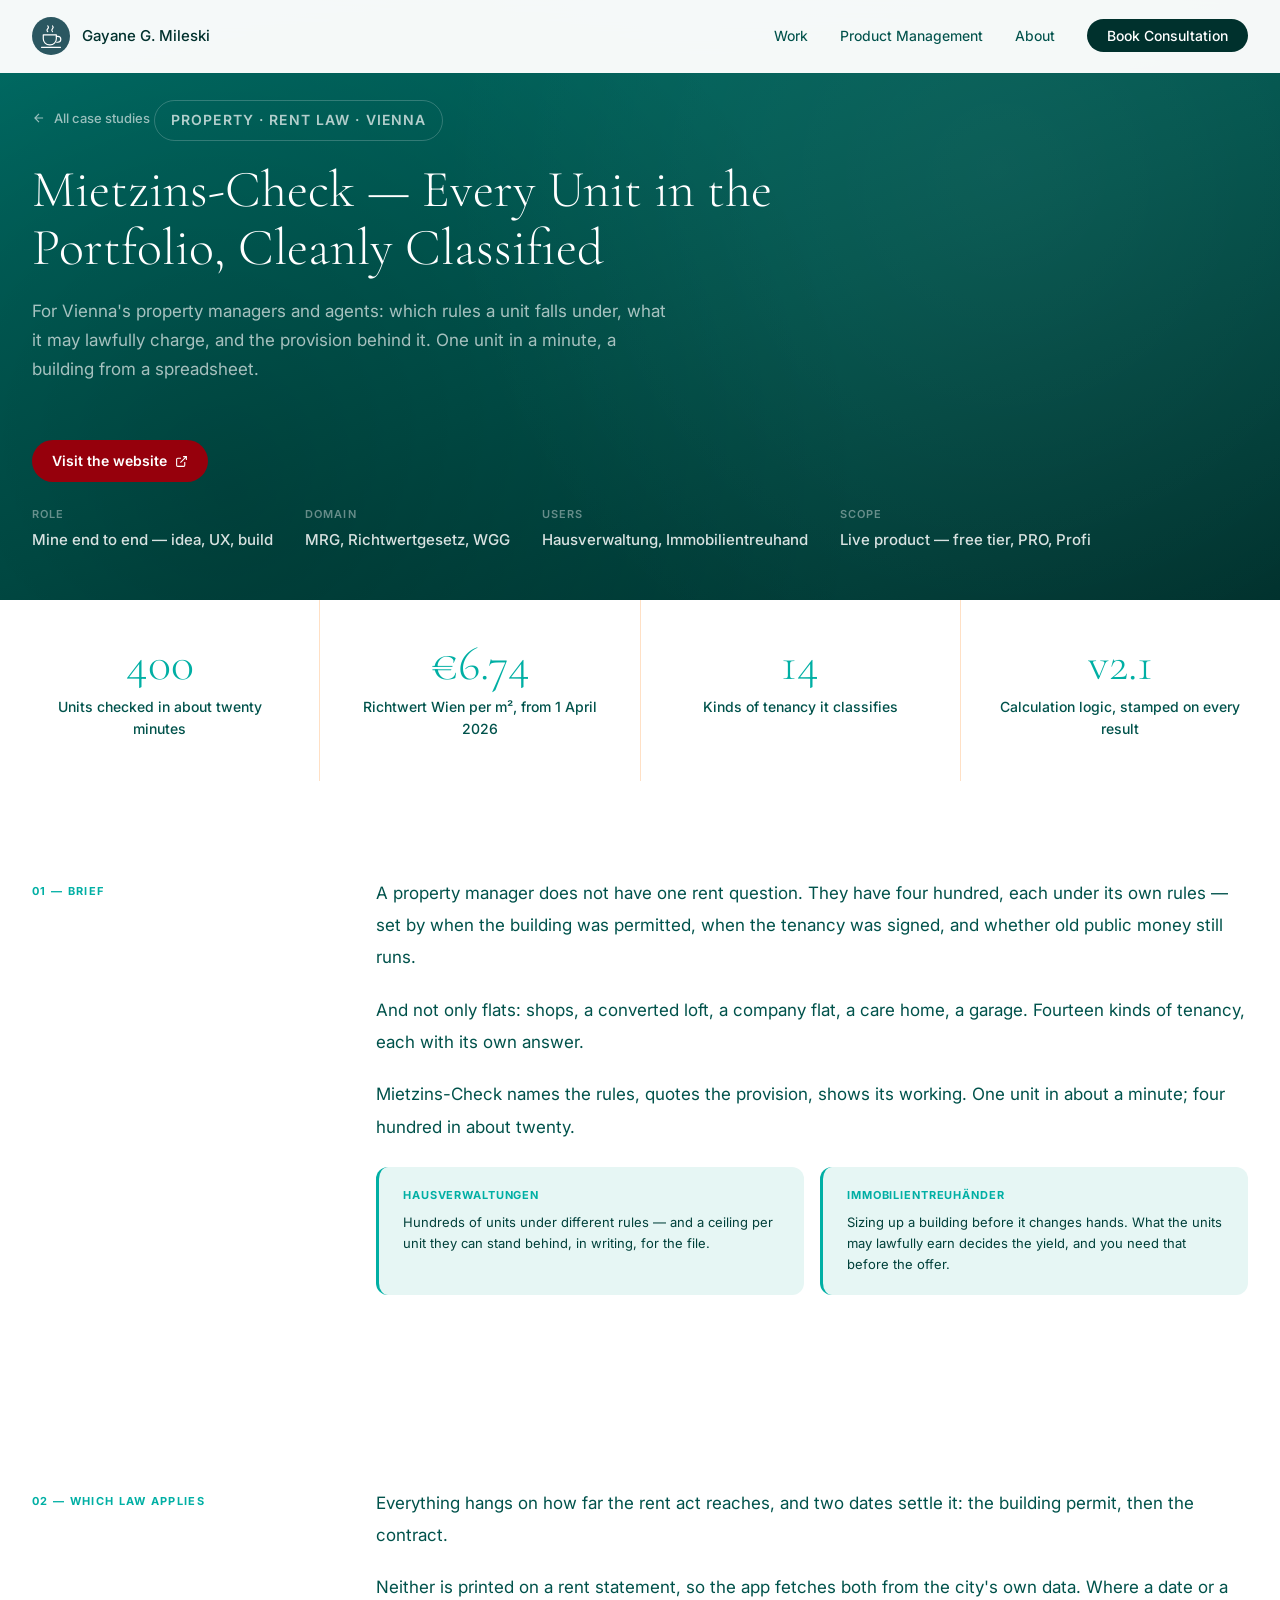
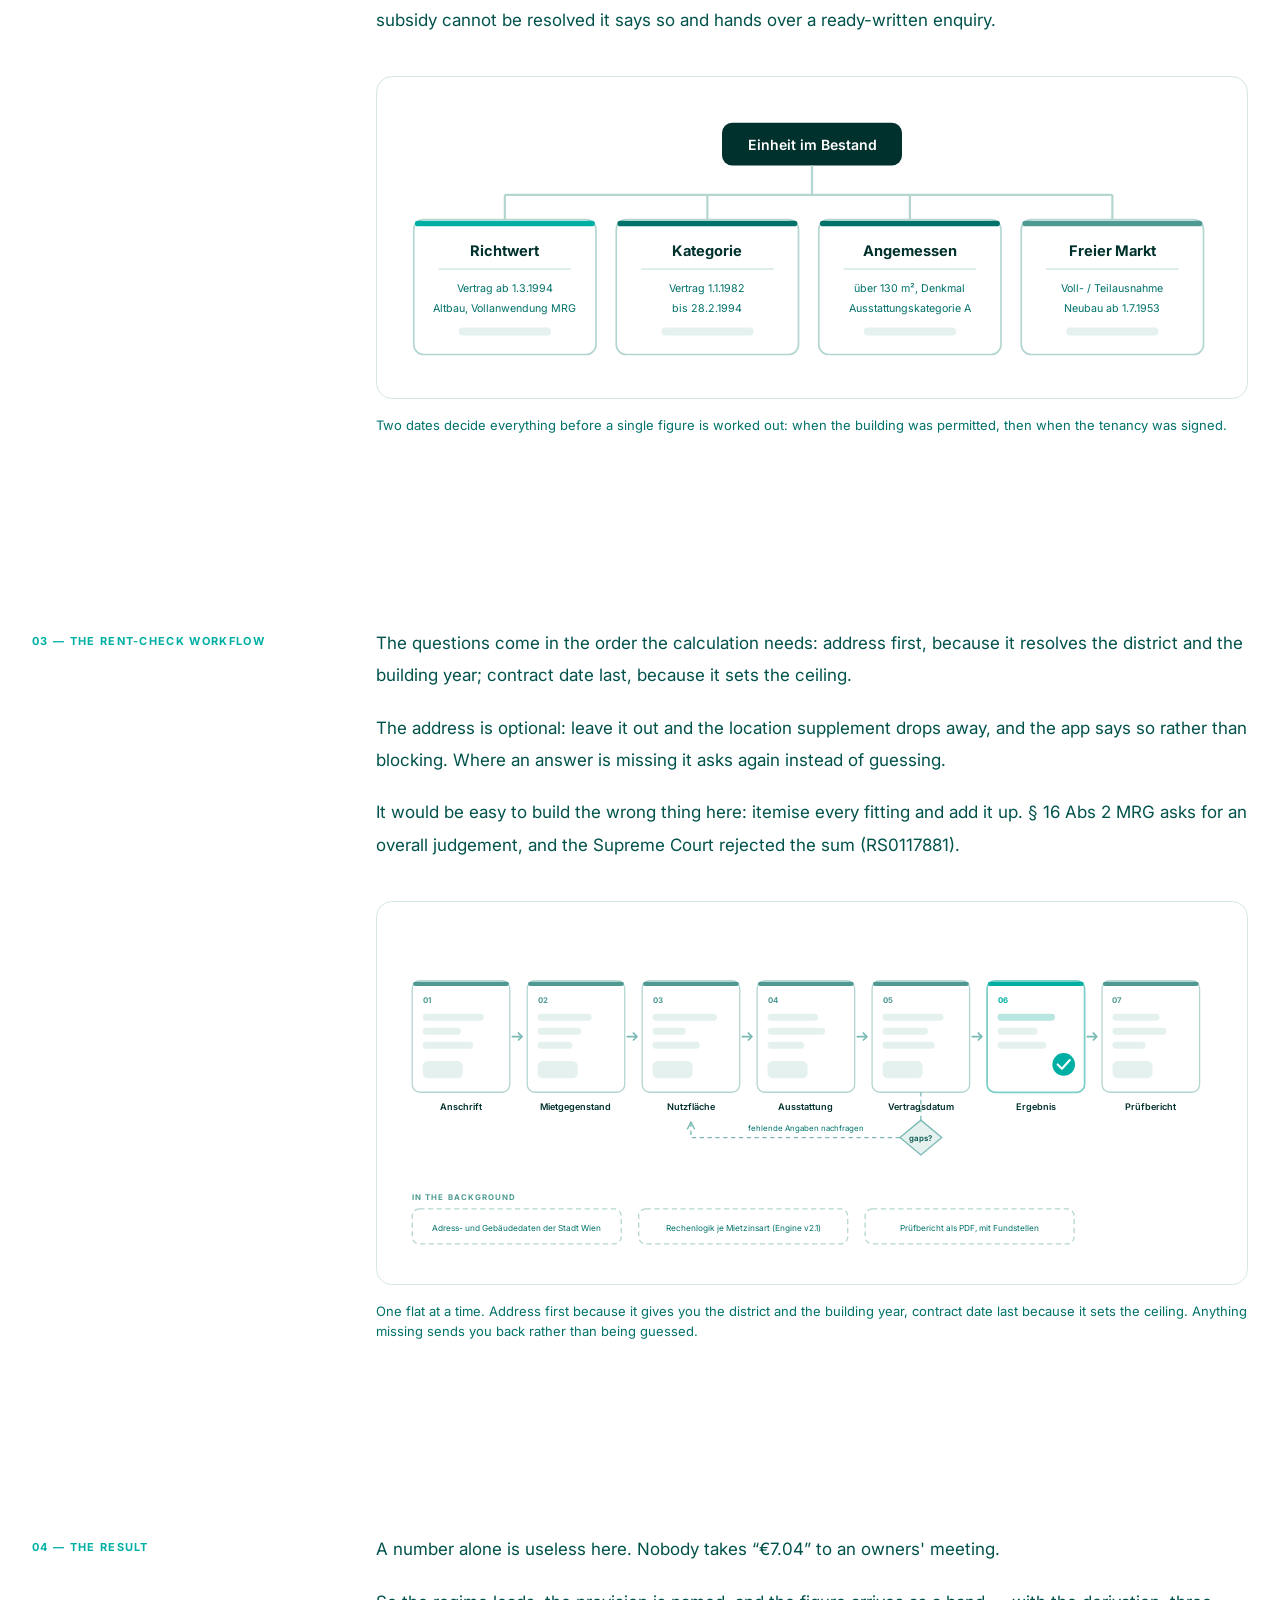
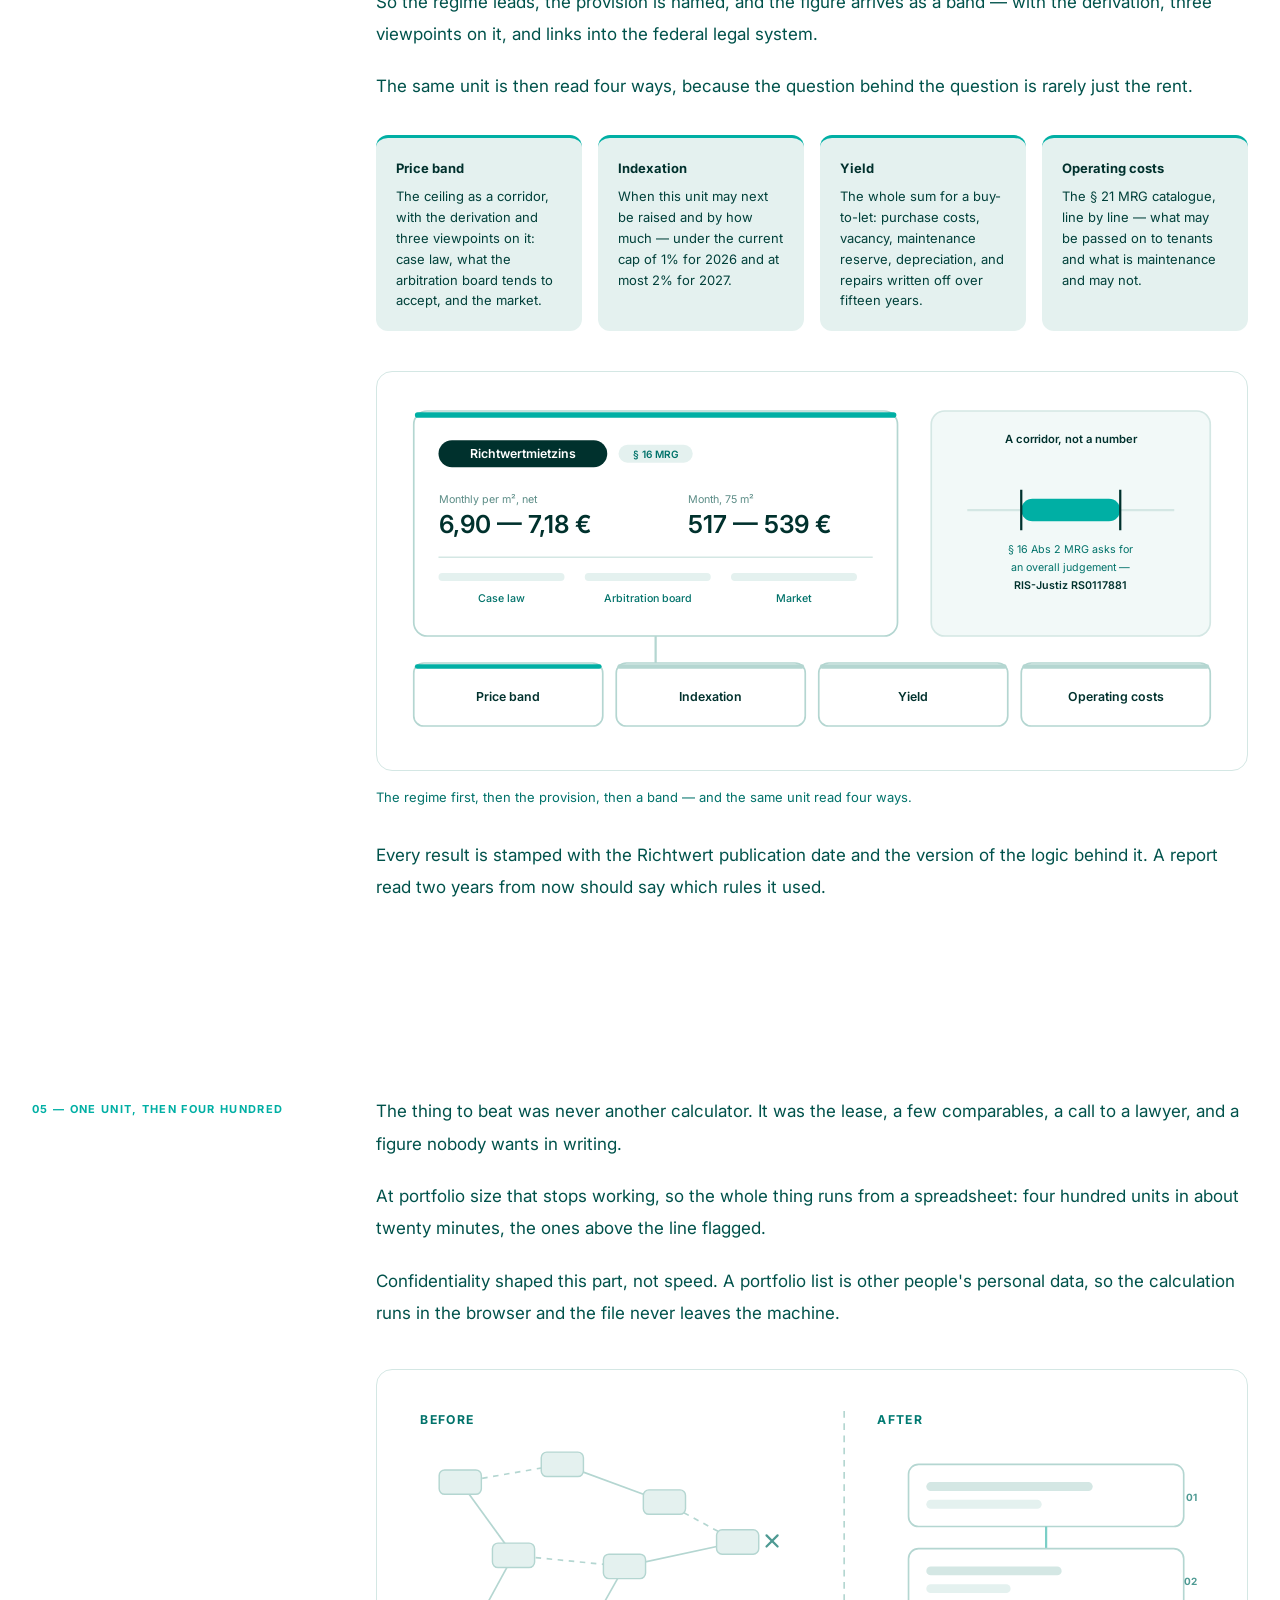
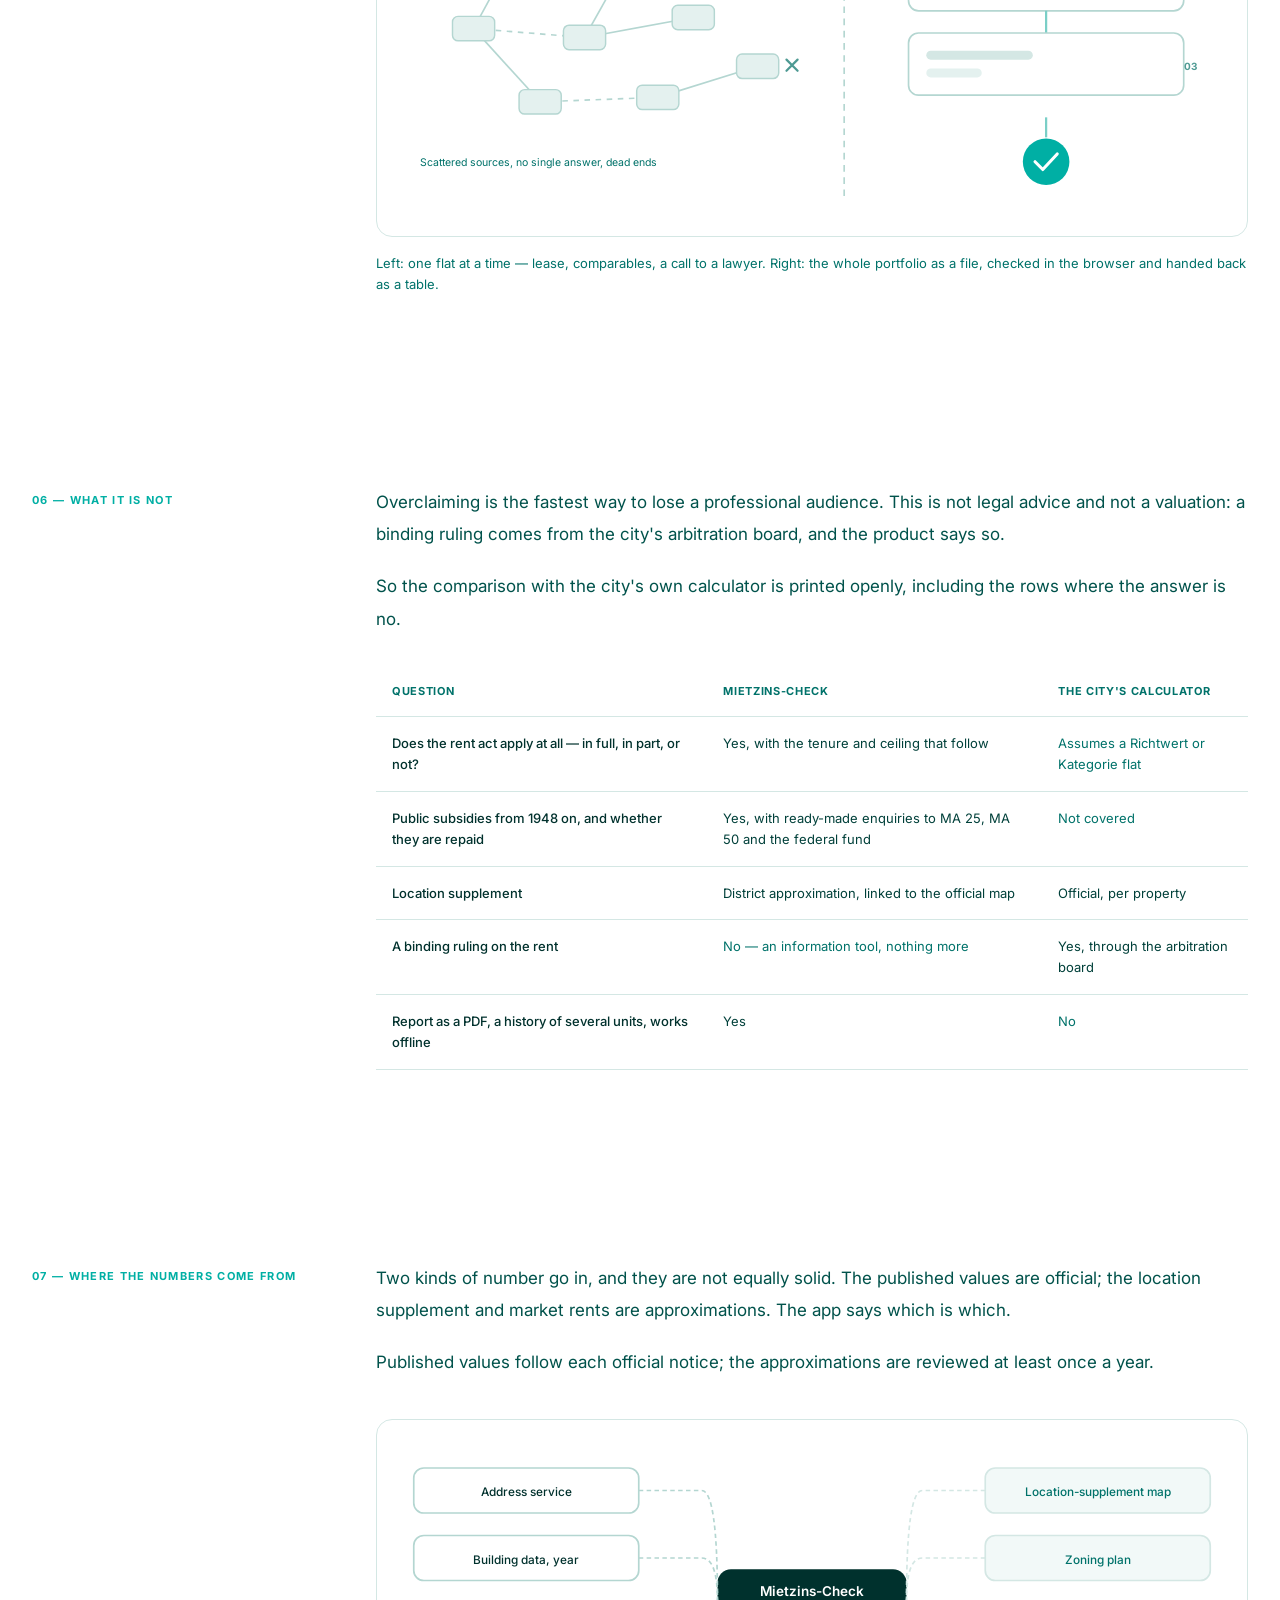
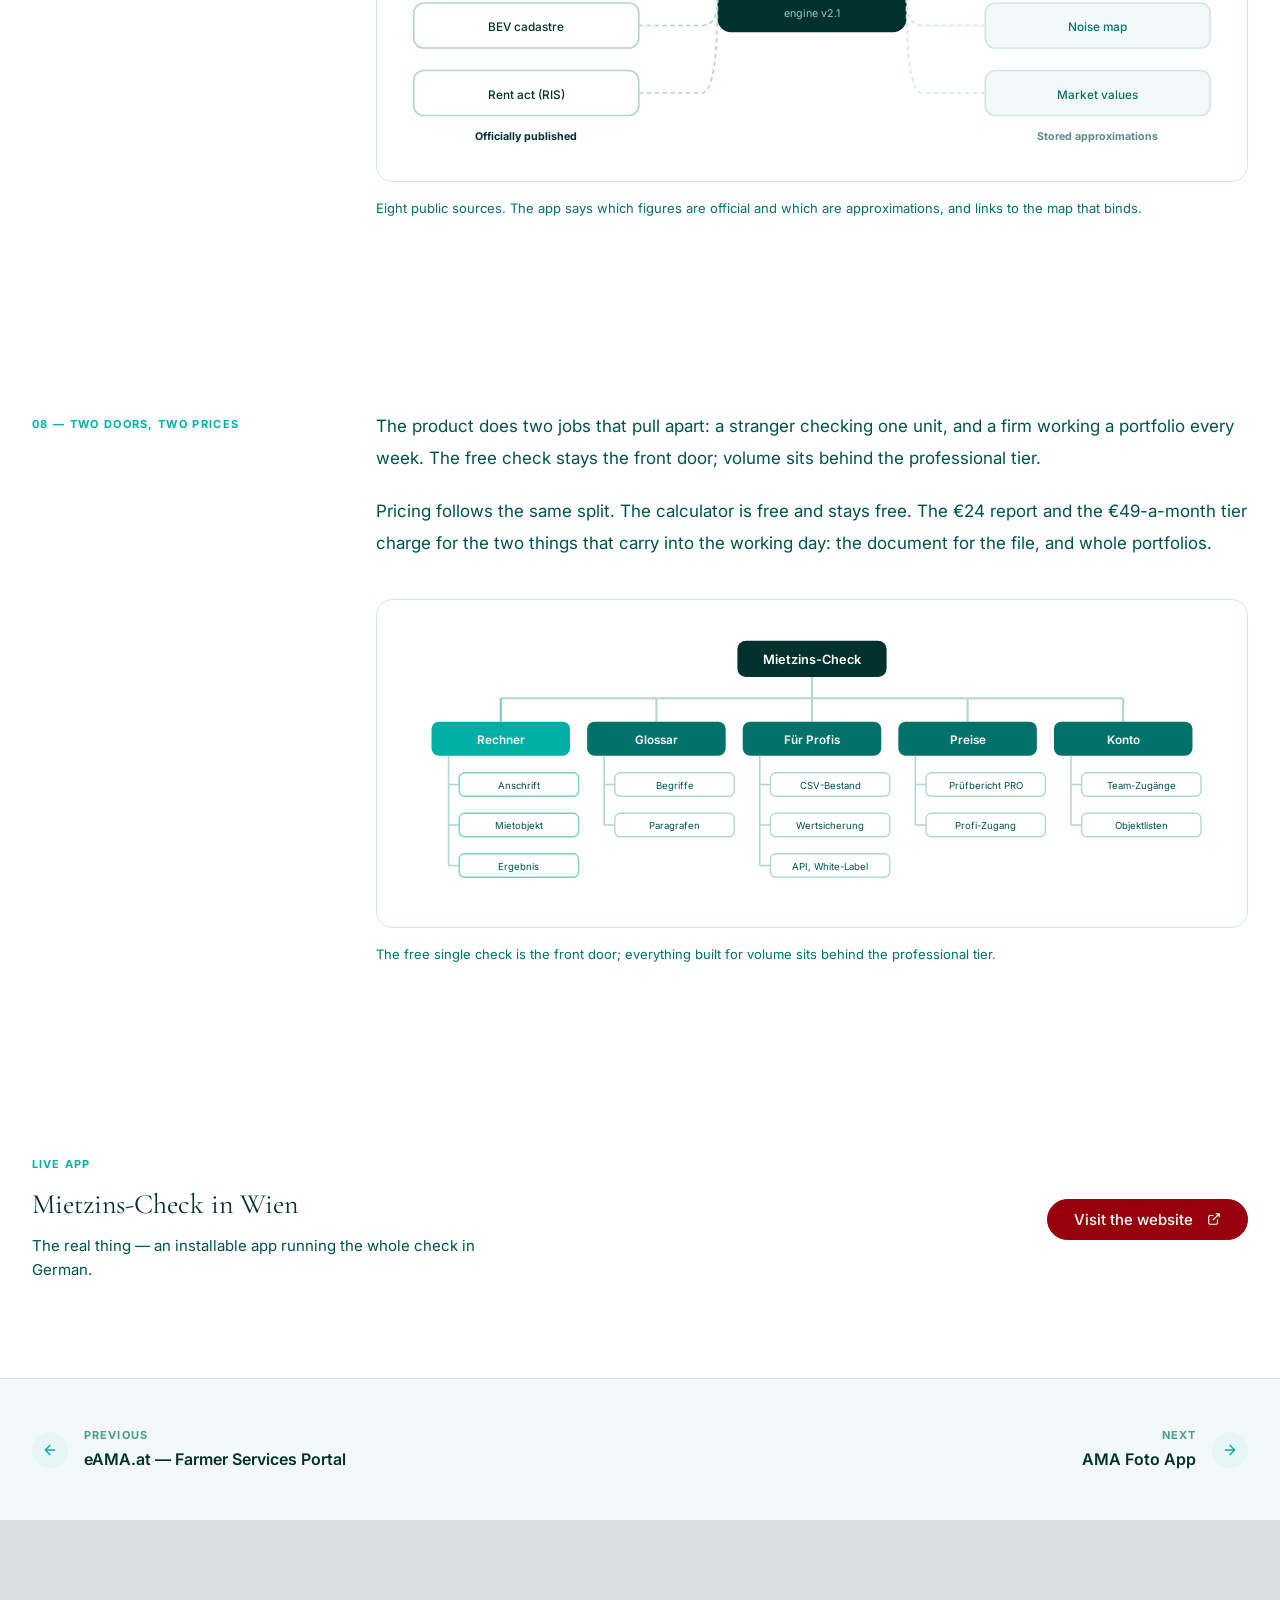
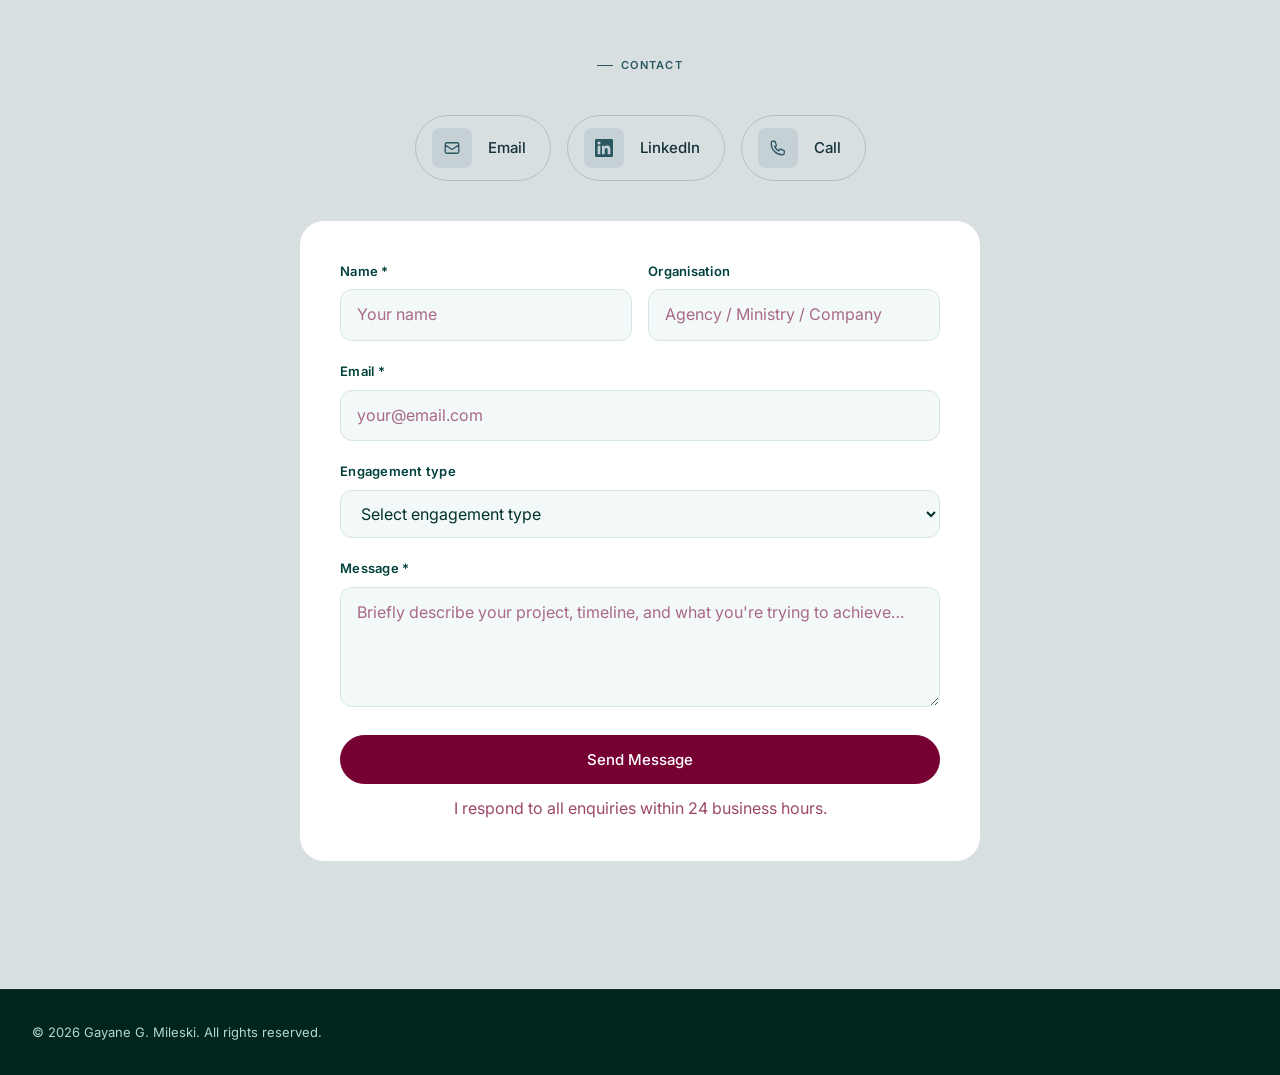
<file: case-studies/wien-miete.html>
<!DOCTYPE html>
<html lang="en">
<head>
  <meta charset="UTF-8">
  <meta name="viewport" content="width=device-width, initial-scale=1.0">
  <meta name="description" content="Case study: Mietzins-Check in Wien — classifying every unit in a Vienna portfolio under the MRG, with the statutory provision, the derivation and an audit-ready report. Built for Hausverwaltungen and Immobilientreuhänder.">
  <title>Mietzins-Check — Vienna Rent Classification | Gayane G. Mileski</title>
  <link rel="icon" href="../favicon.svg" type="image/svg+xml">
  <link rel="preconnect" href="https://fonts.googleapis.com">
  <link rel="preconnect" href="https://fonts.gstatic.com" crossorigin>
  <link href="https://fonts.googleapis.com/css2?family=Cormorant+Garamond:ital,wght@0,300;0,400;0,500;1,300;1,400&family=Inter:wght@300;400;500;600;700&display=swap" rel="stylesheet">
  <link rel="stylesheet" href="../css/styles.css">
  <style>
    /* ---- page palette: mint · teal · deep teal · signal red ---- */
    :root {
      /* mint / teal neutrals */
      --gray-50:#F2F9F8;--gray-100:#E4F1EF;--gray-200:#D4E7E4;--gray-300:#B4D6D1;--gray-400:#4E9A93;
      --gray-500:#00726A;--gray-600:#00524B;--gray-700:#00403A;--gray-800:#00312D;--gray-900:#00312D;
      /* teal accent */
      --teal-50:#E6F6F4;--teal-100:#B9E6E1;--teal-200:#7ACFC7;--teal-300:#4CC4BB;--teal-400:#4CC4BB;
      --teal-500:#00AFA4;--teal-600:#00AFA4;--teal-700:#00AFA4;--teal-800:#007A72;--teal-900:#007A72;
      --color-primary:#00312D;--color-accent:#00AFA4;--color-accent-mid:#00AFA4;
      --color-text:#00403A;--color-muted:#00726A;--color-border:#D4E7E4;--color-bg-alt:#F2F9F8;
    }
    .cs-hero, .cs-section--dark, .footer { --gray-400:#B4D6D1; --gray-500:#B4D6D1; --gray-600:#B4D6D1; }
    .footer { background:#00251F; }

    .cs-hero-bg { background: linear-gradient(160deg, #00726A 0%, #00524B 55%, #00312D 100%); }
    .cs-hero-bg::before {
      content: ''; position: absolute; inset: 0;
      background-image:
        radial-gradient(circle at 78% 28%, rgba(255,255,255,0.05) 0%, transparent 52%),
        radial-gradient(circle at 18% 82%, rgba(0,0,0,0.22) 0%, transparent 55%);
    }

    /* figures */
    .wm-figure { margin: var(--s-10) 0 0; }
    .wm-figure svg { display: block; width: 100%; height: auto; }
    .wm-figure-frame {
      background: #FFFFFF;
      border: 1px solid var(--gray-200);
      border-radius: var(--r-xl);
      padding: clamp(16px, 2.4vw, 30px);
      overflow: hidden;
    }
    .wm-figure-caption {
      margin-top: var(--s-4);
      font-size: 0.8125rem;
      line-height: 1.55;
      color: var(--gray-500);
    }






    /* two points of view */
    .wm-views { display: grid; grid-template-columns: 1fr 1fr; gap: var(--s-4); margin-top: var(--s-6); }
    .wm-view { border-radius: var(--r-lg); padding: var(--s-5) var(--s-6); background: var(--gray-100); border-left: 3px solid var(--gray-300); }
    .wm-view--primary { background: var(--teal-50); border-left-color: var(--teal-600); }
    .wm-view-role { font-size: 0.6875rem; font-weight: 700; letter-spacing: 0.08em; text-transform: uppercase; color: var(--gray-500); margin-bottom: var(--s-2); }
    .wm-view--primary .wm-view-role { color: var(--teal-700); }
    .wm-view p { font-size: 0.8125rem; line-height: 1.6; color: var(--gray-700); margin: 0; }
    @media (max-width: 760px) { .wm-views { grid-template-columns: 1fr; } }

    /* hero live-app link — the palette's signal red */
    .cs-hero-live { display: inline-flex; align-items: center; gap: 8px; margin-top: var(--s-6);
      padding: 10px 20px; border-radius: var(--r-full); font-size: 0.875rem; font-weight: 600;
      color: #FFFFFF; background: #96000C; text-decoration: none; transition: background var(--t-fast); }
    .cs-hero-live:hover { background: #B00010; }
    .wm-live .btn-primary { background: #96000C; border-color: #96000C; }
    .wm-live .btn-primary:hover { background: #B00010; border-color: #B00010; }

    /* live app band */
    .wm-live { display: flex; align-items: center; justify-content: space-between; gap: var(--s-8); flex-wrap: wrap; }
    .wm-live-label { font-size: 0.6875rem; font-weight: 700; letter-spacing: 0.1em; text-transform: uppercase; color: var(--teal-700); margin-bottom: var(--s-2); }
    .wm-live-title { font-family: var(--font-display); font-size: 1.75rem; font-weight: 400; color: var(--gray-900); }
    .wm-live-text { font-size: 0.9375rem; color: var(--gray-600); margin-top: var(--s-2); max-width: 52ch; }

    /* the four readings of one unit */
    .wm-tabs { display: grid; grid-template-columns: repeat(4, 1fr); gap: var(--s-4); margin-top: var(--s-8); }
    .wm-tab { padding: var(--s-5) var(--s-5); border-radius: var(--r-lg); background: var(--gray-100); border-top: 3px solid var(--teal-600); }
    .wm-tab-name { font-size: 0.8125rem; font-weight: 700; color: var(--gray-900); margin-bottom: var(--s-2); }
    .wm-tab p { font-size: 0.8125rem; line-height: 1.6; color: var(--gray-700); margin: 0; }
    @media (max-width: 860px) { .wm-tabs { grid-template-columns: 1fr 1fr; } }
    @media (max-width: 520px) { .wm-tabs { grid-template-columns: 1fr; } }

    /* what it does and does not claim, beside the city's own tool */
    .wm-compare { width: 100%; border-collapse: collapse; margin-top: var(--s-8); font-size: 0.8125rem; }
    .wm-compare th, .wm-compare td { text-align: left; padding: var(--s-4) var(--s-4); border-bottom: 1px solid var(--gray-200); vertical-align: top; }
    .wm-compare thead th { font-size: 0.6875rem; font-weight: 700; letter-spacing: 0.06em; text-transform: uppercase; color: var(--gray-500); }
    .wm-compare tbody th { font-weight: 500; color: var(--gray-800); width: 38%; }
    .wm-compare td { color: var(--gray-700); }
    .wm-compare .is-no { color: var(--gray-500); }
    @media (max-width: 720px) {
      .wm-compare, .wm-compare tbody, .wm-compare tr, .wm-compare th, .wm-compare td { display: block; width: auto; }
      .wm-compare thead { display: none; }
      .wm-compare tr { padding-block: var(--s-4); border-bottom: 1px solid var(--gray-200); }
      .wm-compare th, .wm-compare td { border: 0; padding: 2px 0; }
      .wm-compare td::before { content: attr(data-col) " — "; color: var(--gray-500); }
    }

  </style>
</head>
<body>

  <div class="reading-progress" aria-hidden="true"><div class="reading-progress-fill"></div></div>

  <header class="site-header" id="top">
    <nav class="nav container" aria-label="Primary navigation">
      <a href="../index.html" class="nav-brand" aria-label="Gayane G. Mileski — Home">
        <span class="nav-monogram" aria-hidden="true"><svg viewBox="0 0 64 64" fill="none"><circle cx="32" cy="32" r="32" fill="#2b5761"/> <g fill="none" stroke="#FFFFFF" stroke-width="2" stroke-linecap="round" stroke-linejoin="round"> <path d="M26.5 15c1.6 1.6 1.6 3.2 0 4.8s-1.6 3.2 0 4.8"/> <path d="M34.5 15c1.6 1.6 1.6 3.2 0 4.8s-1.6 3.2 0 4.8"/> <path d="M19 30h22v6.5A10.5 10.5 0 0 1 30.5 47h-1A10.5 10.5 0 0 1 19 36.5V30z"/> <path d="M41 32.5h2.5a5 5 0 0 1 0 10H41.6"/> <path d="M16 51h32"/> </g></svg></span>
        <span class="nav-name">Gayane G. Mileski</span>
      </a>
      <ul class="nav-menu" id="nav-menu" role="list">
        <li><a href="../work.html"    class="nav-link">Work</a></li>
        <li><a href="../work.html#product-management" class="nav-link">Product Management</a></li>
        <li><a href="../about.html" class="nav-link">About</a></li>
        <li><a href="../index.html#contact" class="nav-link nav-cta">Book Consultation</a></li>
      </ul>
      <button class="nav-toggle" id="nav-toggle" aria-expanded="false" aria-controls="nav-menu" aria-label="Open navigation">
        <span></span><span></span><span></span>
      </button>
    </nav>
  </header>

  <!-- ═══════════════════════════════════════════════
       HERO
  ══════════════════════════════════════════════════ -->
  <section class="cs-hero">
    <div class="cs-hero-bg"></div>
    <div class="container cs-hero-content">
      <a href="../work.html" class="cs-hero-back">
        <svg width="14" height="14" fill="none" stroke="currentColor" stroke-width="2" viewBox="0 0 24 24"><path d="M19 12H5M12 19l-7-7 7-7"/></svg>
        All case studies
      </a>
      <div class="cs-hero-tag">Property · Rent law · Vienna</div>
      <h1 class="cs-hero-title">Mietzins-Check — Every Unit in the Portfolio, Cleanly Classified</h1>
      <p class="cs-hero-subtitle">For Vienna's property managers and agents: which rules a unit falls under, what it may lawfully charge, and the provision behind it. One unit in a minute, a building from a spreadsheet.</p>
      <a href="https://gayane-g-mileski.github.io/wien-miete/" class="cs-hero-live" target="_blank" rel="noopener noreferrer">
        Visit the website
        <svg width="13" height="13" fill="none" stroke="currentColor" stroke-width="2" viewBox="0 0 24 24" aria-hidden="true"><path d="M18 13v6a2 2 0 01-2 2H5a2 2 0 01-2-2V8a2 2 0 012-2h6m4-3h6v6m-11 5L21 3"/></svg>
      </a>
      <div class="cs-hero-meta">
        <div class="cs-meta-item">
          <div class="cs-meta-label">Role</div>
          <div class="cs-meta-value">Mine end to end — idea, UX, build</div>
        </div>
        <div class="cs-meta-item">
          <div class="cs-meta-label">Domain</div>
          <div class="cs-meta-value">MRG, Richtwertgesetz, WGG</div>
        </div>
        <div class="cs-meta-item">
          <div class="cs-meta-label">Users</div>
          <div class="cs-meta-value">Hausverwaltung, Immobilientreuhand</div>
        </div>
        <div class="cs-meta-item">
          <div class="cs-meta-label">Scope</div>
          <div class="cs-meta-value">Live product — free tier, PRO, Profi</div>
        </div>
      </div>
    </div>
  </section>

  <div class="cs-overview-grid" data-reveal>
    <div class="cs-overview-cell">
      <div class="cs-overview-number">400</div>
      <div class="cs-overview-label">Units checked in about twenty minutes</div>
    </div>
    <div class="cs-overview-cell">
      <div class="cs-overview-number">€6.74</div>
      <div class="cs-overview-label">Richtwert Wien per m², from 1 April 2026</div>
    </div>
    <div class="cs-overview-cell">
      <div class="cs-overview-number">14</div>
      <div class="cs-overview-label">Kinds of tenancy it classifies</div>
    </div>
    <div class="cs-overview-cell">
      <div class="cs-overview-number">v2.1</div>
      <div class="cs-overview-label">Calculation logic, stamped on every result</div>
    </div>
  </div>

  <!-- ═══ 01 BRIEF ═══ -->
  <section class="cs-section">
    <div class="container">
      <div class="cs-narrative-grid">
        <div><span class="cs-sidebar-label">01 — Brief</span></div>
        <div>
          <div class="cs-body-text" data-reveal>
            <p>A property manager does not have one rent question. They have four hundred, each under its own rules — set by when the building was permitted, when the tenancy was signed, and whether old public money still runs.</p>
            <p>And not only flats: shops, a converted loft, a company flat, a care home, a garage. Fourteen kinds of tenancy, each with its own answer.</p>
            <p>Mietzins-Check names the rules, quotes the provision, shows its working. One unit in about a minute; four hundred in about twenty.</p>
          </div>
          <div class="wm-views">
            <div class="wm-view wm-view--primary">
              <div class="wm-view-role">Hausverwaltungen</div>
              <p>Hundreds of units under different rules — and a ceiling per unit they can stand behind, in writing, for the file.</p>
            </div>
            <div class="wm-view wm-view--primary">
              <div class="wm-view-role">Immobilientreuhänder</div>
              <p>Sizing up a building before it changes hands. What the units may lawfully earn decides the yield, and you need that before the offer.</p>
            </div>
          </div>
        </div>
      </div>
    </div>
  </section>

  <!-- ═══ 02 WHICH LAW APPLIES ═══ -->
  <section class="cs-section cs-section--tinted">
    <div class="container">
      <div class="cs-narrative-grid">
        <div><span class="cs-sidebar-label">02 — Which law applies</span></div>
        <div>
          <div class="cs-body-text" data-reveal>
            <p>Everything hangs on how far the rent act reaches, and two dates settle it: the building permit, then the contract.</p>
            <p>Neither is printed on a rent statement, so the app fetches both from the city's own data. Where a date or a subsidy cannot be resolved it says so and hands over a ready-written enquiry.</p>
          </div>
          <figure class="wm-figure">
            <div class="wm-figure-frame"><svg viewBox="0 0 720 232" xmlns="http://www.w3.org/2000/svg" fill="none" role="img" aria-label="Decision tree routing a Vienna flat into one of four rent regimes"><rect x="280" y="14" width="160" height="38" rx="9" fill="#00312D"/><text x="360" y="38" text-anchor="middle" font-family="Inter, system-ui, sans-serif" font-size="12.5" font-weight="600" fill="#FFFFFF">Einheit im Bestand</text><path d="M360 52 V78" stroke="#B4D6D1" stroke-width="2"/><path d="M87 78 H627" stroke="#B4D6D1" stroke-width="2"/><path d="M87 78 V100" stroke="#B4D6D1" stroke-width="2"/><rect x="6" y="100" width="162" height="120" rx="9" fill="#FFFFFF" stroke="#B4D6D1" stroke-width="1.5"/><rect x="7" y="101" width="160" height="5" rx="2.5" fill="#00AFA4"/><text x="87" y="132" text-anchor="middle" font-family="Inter, system-ui, sans-serif" font-size="13" font-weight="700" fill="#00312D">Richtwert</text><path d="M28 144 H146" stroke="#D4E7E4" stroke-width="1.5"/><text x="87" y="164" text-anchor="middle" font-family="Inter, system-ui, sans-serif" font-size="9.5" fill="#00726A">Vertrag ab 1.3.1994</text><text x="87" y="182" text-anchor="middle" font-family="Inter, system-ui, sans-serif" font-size="9.5" fill="#00726A">Altbau, Vollanwendung MRG</text><rect x="46" y="196" width="82" height="7" rx="3.5" fill="#E4F1EF"/><path d="M267 78 V100" stroke="#B4D6D1" stroke-width="2"/><rect x="186" y="100" width="162" height="120" rx="9" fill="#FFFFFF" stroke="#B4D6D1" stroke-width="1.5"/><rect x="187" y="101" width="160" height="5" rx="2.5" fill="#00726A"/><text x="267" y="132" text-anchor="middle" font-family="Inter, system-ui, sans-serif" font-size="13" font-weight="700" fill="#00312D">Kategorie</text><path d="M208 144 H326" stroke="#D4E7E4" stroke-width="1.5"/><text x="267" y="164" text-anchor="middle" font-family="Inter, system-ui, sans-serif" font-size="9.5" fill="#00726A">Vertrag 1.1.1982</text><text x="267" y="182" text-anchor="middle" font-family="Inter, system-ui, sans-serif" font-size="9.5" fill="#00726A">bis 28.2.1994</text><rect x="226" y="196" width="82" height="7" rx="3.5" fill="#E4F1EF"/><path d="M447 78 V100" stroke="#B4D6D1" stroke-width="2"/><rect x="366" y="100" width="162" height="120" rx="9" fill="#FFFFFF" stroke="#B4D6D1" stroke-width="1.5"/><rect x="367" y="101" width="160" height="5" rx="2.5" fill="#00726A"/><text x="447" y="132" text-anchor="middle" font-family="Inter, system-ui, sans-serif" font-size="13" font-weight="700" fill="#00312D">Angemessen</text><path d="M388 144 H506" stroke="#D4E7E4" stroke-width="1.5"/><text x="447" y="164" text-anchor="middle" font-family="Inter, system-ui, sans-serif" font-size="9.5" fill="#00726A">über 130 m², Denkmal</text><text x="447" y="182" text-anchor="middle" font-family="Inter, system-ui, sans-serif" font-size="9.5" fill="#00726A">Ausstattungskategorie A</text><rect x="406" y="196" width="82" height="7" rx="3.5" fill="#E4F1EF"/><path d="M627 78 V100" stroke="#B4D6D1" stroke-width="2"/><rect x="546" y="100" width="162" height="120" rx="9" fill="#FFFFFF" stroke="#B4D6D1" stroke-width="1.5"/><rect x="547" y="101" width="160" height="5" rx="2.5" fill="#4E9A93"/><text x="627" y="132" text-anchor="middle" font-family="Inter, system-ui, sans-serif" font-size="13" font-weight="700" fill="#00312D">Freier Markt</text><path d="M568 144 H686" stroke="#D4E7E4" stroke-width="1.5"/><text x="627" y="164" text-anchor="middle" font-family="Inter, system-ui, sans-serif" font-size="9.5" fill="#00726A">Voll- / Teilausnahme</text><text x="627" y="182" text-anchor="middle" font-family="Inter, system-ui, sans-serif" font-size="9.5" fill="#00726A">Neubau ab 1.7.1953</text><rect x="586" y="196" width="82" height="7" rx="3.5" fill="#E4F1EF"/></svg></div>
            <figcaption class="wm-figure-caption">Two dates decide everything before a single figure is worked out: when the building was permitted, then when the tenancy was signed.</figcaption>
          </figure>
        </div>
      </div>
    </div>
  </section>

  <!-- ═══ 03 THE RENT-CHECK WORKFLOW ═══ -->
  <section class="cs-section">
    <div class="container">
      <div class="cs-narrative-grid">
        <div><span class="cs-sidebar-label">03 — The rent-check workflow</span></div>
        <div>
          <div class="cs-body-text" data-reveal>
            <p>The questions come in the order the calculation needs: address first, because it resolves the district and the building year; contract date last, because it sets the ceiling.</p>
            <p>The address is optional: leave it out and the location supplement drops away, and the app says so rather than blocking. Where an answer is missing it asks again instead of guessing.</p>
            <p>It would be easy to build the wrong thing here: itemise every fitting and add it up. § 16 Abs 2 MRG asks for an overall judgement, and the Supreme Court rejected the sum (RS0117881).</p>
          </div>
          <figure class="wm-figure">
            <div class="wm-figure-frame"><svg viewBox="0 0 930 370" xmlns="http://www.w3.org/2000/svg" fill="none" role="img" aria-label="End to end rent check workflow across seven stages with a feedback loop and background services"><rect x="6" y="56" width="112" height="128" rx="9" fill="#FFFFFF" stroke="#B4D6D1" stroke-width="1.5"/><rect x="7" y="57" width="110" height="5" rx="2.5" fill="#4E9A93"/><text x="18" y="82" font-family="Inter, system-ui, sans-serif" font-size="9" font-weight="700" fill="#4E9A93">01</text><rect x="18" y="94" width="70" height="8" rx="4" fill="#E4F1EF"/><rect x="18" y="110" width="44" height="8" rx="4" fill="#E4F1EF"/><rect x="18" y="126" width="58" height="8" rx="4" fill="#E4F1EF"/><rect x="18" y="148" width="46" height="20" rx="6" fill="#E4F1EF"/><text x="62.0" y="204" text-anchor="middle" font-family="Inter, system-ui, sans-serif" font-size="10.5" font-weight="600" fill="#00312D">Anschrift</text><path d="M121 120.0 H131" stroke="#7ABAB4" stroke-width="2" stroke-linecap="round"/><path d="M128 116.0 l4 4 l-4 4" stroke="#7ABAB4" stroke-width="2" stroke-linecap="round" stroke-linejoin="round"/><rect x="138" y="56" width="112" height="128" rx="9" fill="#FFFFFF" stroke="#B4D6D1" stroke-width="1.5"/><rect x="139" y="57" width="110" height="5" rx="2.5" fill="#4E9A93"/><text x="150" y="82" font-family="Inter, system-ui, sans-serif" font-size="9" font-weight="700" fill="#4E9A93">02</text><rect x="150" y="94" width="62" height="8" rx="4" fill="#E4F1EF"/><rect x="150" y="110" width="50" height="8" rx="4" fill="#E4F1EF"/><rect x="150" y="126" width="40" height="8" rx="4" fill="#E4F1EF"/><rect x="150" y="148" width="46" height="20" rx="6" fill="#E4F1EF"/><text x="194.0" y="204" text-anchor="middle" font-family="Inter, system-ui, sans-serif" font-size="10.5" font-weight="600" fill="#00312D">Mietgegenstand</text><path d="M253 120.0 H263" stroke="#7ABAB4" stroke-width="2" stroke-linecap="round"/><path d="M260 116.0 l4 4 l-4 4" stroke="#7ABAB4" stroke-width="2" stroke-linecap="round" stroke-linejoin="round"/><rect x="270" y="56" width="112" height="128" rx="9" fill="#FFFFFF" stroke="#B4D6D1" stroke-width="1.5"/><rect x="271" y="57" width="110" height="5" rx="2.5" fill="#4E9A93"/><text x="282" y="82" font-family="Inter, system-ui, sans-serif" font-size="9" font-weight="700" fill="#4E9A93">03</text><rect x="282" y="94" width="74" height="8" rx="4" fill="#E4F1EF"/><rect x="282" y="110" width="38" height="8" rx="4" fill="#E4F1EF"/><rect x="282" y="126" width="54" height="8" rx="4" fill="#E4F1EF"/><rect x="282" y="148" width="46" height="20" rx="6" fill="#E4F1EF"/><text x="326.0" y="204" text-anchor="middle" font-family="Inter, system-ui, sans-serif" font-size="10.5" font-weight="600" fill="#00312D">Nutzfläche</text><path d="M385 120.0 H395" stroke="#7ABAB4" stroke-width="2" stroke-linecap="round"/><path d="M392 116.0 l4 4 l-4 4" stroke="#7ABAB4" stroke-width="2" stroke-linecap="round" stroke-linejoin="round"/><rect x="402" y="56" width="112" height="128" rx="9" fill="#FFFFFF" stroke="#B4D6D1" stroke-width="1.5"/><rect x="403" y="57" width="110" height="5" rx="2.5" fill="#4E9A93"/><text x="414" y="82" font-family="Inter, system-ui, sans-serif" font-size="9" font-weight="700" fill="#4E9A93">04</text><rect x="414" y="94" width="58" height="8" rx="4" fill="#E4F1EF"/><rect x="414" y="110" width="66" height="8" rx="4" fill="#E4F1EF"/><rect x="414" y="126" width="42" height="8" rx="4" fill="#E4F1EF"/><rect x="414" y="148" width="46" height="20" rx="6" fill="#E4F1EF"/><text x="458.0" y="204" text-anchor="middle" font-family="Inter, system-ui, sans-serif" font-size="10.5" font-weight="600" fill="#00312D">Ausstattung</text><path d="M517 120.0 H527" stroke="#7ABAB4" stroke-width="2" stroke-linecap="round"/><path d="M524 116.0 l4 4 l-4 4" stroke="#7ABAB4" stroke-width="2" stroke-linecap="round" stroke-linejoin="round"/><rect x="534" y="56" width="112" height="128" rx="9" fill="#FFFFFF" stroke="#B4D6D1" stroke-width="1.5"/><rect x="535" y="57" width="110" height="5" rx="2.5" fill="#4E9A93"/><text x="546" y="82" font-family="Inter, system-ui, sans-serif" font-size="9" font-weight="700" fill="#4E9A93">05</text><rect x="546" y="94" width="70" height="8" rx="4" fill="#E4F1EF"/><rect x="546" y="110" width="52" height="8" rx="4" fill="#E4F1EF"/><rect x="546" y="126" width="60" height="8" rx="4" fill="#E4F1EF"/><rect x="546" y="148" width="46" height="20" rx="6" fill="#E4F1EF"/><text x="590.0" y="204" text-anchor="middle" font-family="Inter, system-ui, sans-serif" font-size="10.5" font-weight="600" fill="#00312D">Vertragsdatum</text><path d="M649 120.0 H659" stroke="#7ABAB4" stroke-width="2" stroke-linecap="round"/><path d="M656 116.0 l4 4 l-4 4" stroke="#7ABAB4" stroke-width="2" stroke-linecap="round" stroke-linejoin="round"/><rect x="666" y="56" width="112" height="128" rx="9" fill="#FFFFFF" stroke="#7ACFC7" stroke-width="2"/><rect x="667" y="57" width="110" height="5" rx="2.5" fill="#00AFA4"/><text x="678" y="82" font-family="Inter, system-ui, sans-serif" font-size="9" font-weight="700" fill="#00AFA4">06</text><rect x="678" y="94" width="66" height="8" rx="4" fill="#B9E6E1"/><rect x="678" y="110" width="46" height="8" rx="4" fill="#E4F1EF"/><rect x="678" y="126" width="56" height="8" rx="4" fill="#E4F1EF"/><circle cx="754" cy="152" r="13" fill="#00AFA4"/><path d="M747 152 l5 5 l9 -10" stroke="#FFFFFF" stroke-width="2.4" stroke-linecap="round" stroke-linejoin="round"/><text x="722.0" y="204" text-anchor="middle" font-family="Inter, system-ui, sans-serif" font-size="10.5" font-weight="600" fill="#00312D">Ergebnis</text><path d="M781 120.0 H791" stroke="#7ABAB4" stroke-width="2" stroke-linecap="round"/><path d="M788 116.0 l4 4 l-4 4" stroke="#7ABAB4" stroke-width="2" stroke-linecap="round" stroke-linejoin="round"/><rect x="798" y="56" width="112" height="128" rx="9" fill="#FFFFFF" stroke="#B4D6D1" stroke-width="1.5"/><rect x="799" y="57" width="110" height="5" rx="2.5" fill="#4E9A93"/><text x="810" y="82" font-family="Inter, system-ui, sans-serif" font-size="9" font-weight="700" fill="#4E9A93">07</text><rect x="810" y="94" width="54" height="8" rx="4" fill="#E4F1EF"/><rect x="810" y="110" width="62" height="8" rx="4" fill="#E4F1EF"/><rect x="810" y="126" width="38" height="8" rx="4" fill="#E4F1EF"/><rect x="810" y="148" width="46" height="20" rx="6" fill="#E4F1EF"/><text x="854.0" y="204" text-anchor="middle" font-family="Inter, system-ui, sans-serif" font-size="10.5" font-weight="600" fill="#00312D">Prüfbericht</text><path d="M590.0 184 V216" stroke="#7ABAB4" stroke-width="1.5" stroke-dasharray="5 4"/><path d="M590.0 216 l24 20 l-24 20 l-24 -20 Z" fill="#E4F1EF" stroke="#7ABAB4" stroke-width="1.5"/><text x="590.0" y="240" text-anchor="middle" font-family="Inter, system-ui, sans-serif" font-size="9" font-weight="600" fill="#00524B">gaps?</text><path d="M566.0 236 H326.0 V218" stroke="#7ABAB4" stroke-width="1.5" stroke-dasharray="5 4"/><path d="M322.0 226 l4 -8 l4 8" stroke="#7ABAB4" stroke-width="1.5" stroke-linecap="round" stroke-linejoin="round"/><text x="458.0" y="228" text-anchor="middle" font-family="Inter, system-ui, sans-serif" font-size="9" fill="#00726A">fehlende Angaben nachfragen</text><text x="6" y="308" font-family="Inter, system-ui, sans-serif" font-size="9" font-weight="700" fill="#4E9A93" letter-spacing="1.2">IN THE BACKGROUND</text><rect x="6" y="318" width="240" height="40" rx="8" fill="none" stroke="#B4D6D1" stroke-width="1.5" stroke-dasharray="6 4"/><text x="126.0" y="343" text-anchor="middle" font-family="Inter, system-ui, sans-serif" font-size="9.5" fill="#00726A">Adress- und Gebäudedaten der Stadt Wien</text><rect x="266" y="318" width="240" height="40" rx="8" fill="none" stroke="#B4D6D1" stroke-width="1.5" stroke-dasharray="6 4"/><text x="386.0" y="343" text-anchor="middle" font-family="Inter, system-ui, sans-serif" font-size="9.5" fill="#00726A">Rechenlogik je Mietzinsart (Engine v2.1)</text><rect x="526" y="318" width="240" height="40" rx="8" fill="none" stroke="#B4D6D1" stroke-width="1.5" stroke-dasharray="6 4"/><text x="646.0" y="343" text-anchor="middle" font-family="Inter, system-ui, sans-serif" font-size="9.5" fill="#00726A">Prüfbericht als PDF, mit Fundstellen</text></svg></div>
            <figcaption class="wm-figure-caption">One flat at a time. Address first because it gives you the district and the building year, contract date last because it sets the ceiling. Anything missing sends you back rather than being guessed.</figcaption>
          </figure>
        </div>
      </div>
    </div>
  </section>

  <!-- ═══ 04 WHAT A RESULT HAS TO SAY ═══ -->
  <section class="cs-section cs-section--tinted">
    <div class="container">
      <div class="cs-narrative-grid">
        <div><span class="cs-sidebar-label">04 — The result</span></div>
        <div>
          <div class="cs-body-text" data-reveal>
            <p>A number alone is useless here. Nobody takes “€7.04” to an owners' meeting.</p>
            <p>So the regime leads, the provision is named, and the figure arrives as a band — with the derivation, three viewpoints on it, and links into the federal legal system.</p>
            <p>The same unit is then read four ways, because the question behind the question is rarely just the rent.</p>
          </div>

          <div class="wm-tabs" data-reveal data-reveal-delay="2">
            <div class="wm-tab">
              <div class="wm-tab-name">Price band</div>
              <p>The ceiling as a corridor, with the derivation and three viewpoints on it: case law, what the arbitration board tends to accept, and the market.</p>
            </div>
            <div class="wm-tab">
              <div class="wm-tab-name">Indexation</div>
              <p>When this unit may next be raised and by how much — under the current cap of 1% for 2026 and at most 2% for 2027.</p>
            </div>
            <div class="wm-tab">
              <div class="wm-tab-name">Yield</div>
              <p>The whole sum for a buy-to-let: purchase costs, vacancy, maintenance reserve, depreciation, and repairs written off over fifteen years.</p>
            </div>
            <div class="wm-tab">
              <div class="wm-tab-name">Operating costs</div>
              <p>The § 21 MRG catalogue, line by line — what may be passed on to tenants and what is maintenance and may not.</p>
            </div>
          </div>

          <figure class="wm-figure" data-reveal data-reveal-delay="2">
            <div class="wm-figure-frame"><svg viewBox="0 0 720 300" xmlns="http://www.w3.org/2000/svg" fill="none" role="img" aria-label="The result: regime, provision, a band per square metre, the monthly total, and four readings of the same unit"><rect x="6" y="8" width="430" height="200" rx="12" fill="#FFFFFF" stroke="#B4D6D1" stroke-width="1.5"/><rect x="7" y="9" width="428" height="5" rx="2.5" fill="#00AFA4"/><rect x="28" y="34" width="150" height="24" rx="12" fill="#00312D"/><text x="103" y="50" text-anchor="middle" font-family="Inter, system-ui, sans-serif" font-size="11" font-weight="600" fill="#FFFFFF">Richtwertmietzins</text><rect x="188" y="38" width="66" height="16" rx="8" fill="#E4F1EF"/><text x="221" y="50" text-anchor="middle" font-family="Inter, system-ui, sans-serif" font-size="9" font-weight="600" fill="#00726A">§ 16 MRG</text><text x="28" y="90" text-anchor="start" font-family="Inter, system-ui, sans-serif" font-size="9.5" font-weight="400" fill="#5B8C86">Monthly per m², net</text><text x="28" y="116" text-anchor="start" font-family="Inter, system-ui, sans-serif" font-size="22" font-weight="600" fill="#00312D">6,90 — 7,18 €</text><text x="250" y="90" text-anchor="start" font-family="Inter, system-ui, sans-serif" font-size="9.5" font-weight="400" fill="#5B8C86">Month, 75 m²</text><text x="250" y="116" text-anchor="start" font-family="Inter, system-ui, sans-serif" font-size="22" font-weight="600" fill="#00312D">517 — 539 €</text><path d="M28 138 H414" stroke="#D4E7E4" stroke-width="1.5"/><rect x="28" y="152" width="112" height="7" rx="3.5" fill="#E4F1EF"/><text x="84" y="178" text-anchor="middle" font-family="Inter, system-ui, sans-serif" font-size="9.5" font-weight="500" fill="#00726A">Case law</text><rect x="158" y="152" width="112" height="7" rx="3.5" fill="#E4F1EF"/><text x="214" y="178" text-anchor="middle" font-family="Inter, system-ui, sans-serif" font-size="9.5" font-weight="500" fill="#00726A">Arbitration board</text><rect x="288" y="152" width="112" height="7" rx="3.5" fill="#E4F1EF"/><text x="344" y="178" text-anchor="middle" font-family="Inter, system-ui, sans-serif" font-size="9.5" font-weight="500" fill="#00726A">Market</text><rect x="466" y="8" width="248" height="200" rx="12" fill="#F2F9F8" stroke="#D4E7E4" stroke-width="1.5"/><text x="590" y="36" text-anchor="middle" font-family="Inter, system-ui, sans-serif" font-size="10" font-weight="600" fill="#00312D">A corridor, not a number</text><path d="M498 96 H682" stroke="#D4E7E4" stroke-width="2"/><rect x="546" y="86" width="88" height="20" rx="10" fill="#00AFA4"/><path d="M546 78 V114 M634 78 V114" stroke="#00312D" stroke-width="2"/><text x="590" y="134" text-anchor="middle" font-family="Inter, system-ui, sans-serif" font-size="9.5" font-weight="400" fill="#00726A">§ 16 Abs 2 MRG asks for</text><text x="590" y="150" text-anchor="middle" font-family="Inter, system-ui, sans-serif" font-size="9.5" font-weight="400" fill="#00726A">an overall judgement —</text><text x="590" y="166" text-anchor="middle" font-family="Inter, system-ui, sans-serif" font-size="9.5" font-weight="600" fill="#00312D">RIS-Justiz RS0117881</text><rect x="6" y="232" width="168" height="56" rx="9" fill="#FFFFFF" stroke="#B4D6D1" stroke-width="1.5"/><rect x="7" y="233" width="166" height="4" rx="2" fill="#00AFA4"/><text x="90" y="266" text-anchor="middle" font-family="Inter, system-ui, sans-serif" font-size="11" font-weight="600" fill="#00312D">Price band</text><rect x="186" y="232" width="168" height="56" rx="9" fill="#FFFFFF" stroke="#B4D6D1" stroke-width="1.5"/><rect x="187" y="233" width="166" height="4" rx="2" fill="#B4D6D1"/><text x="270" y="266" text-anchor="middle" font-family="Inter, system-ui, sans-serif" font-size="11" font-weight="600" fill="#00312D">Indexation</text><rect x="366" y="232" width="168" height="56" rx="9" fill="#FFFFFF" stroke="#B4D6D1" stroke-width="1.5"/><rect x="367" y="233" width="166" height="4" rx="2" fill="#B4D6D1"/><text x="450" y="266" text-anchor="middle" font-family="Inter, system-ui, sans-serif" font-size="11" font-weight="600" fill="#00312D">Yield</text><rect x="546" y="232" width="168" height="56" rx="9" fill="#FFFFFF" stroke="#B4D6D1" stroke-width="1.5"/><rect x="547" y="233" width="166" height="4" rx="2" fill="#B4D6D1"/><text x="630" y="266" text-anchor="middle" font-family="Inter, system-ui, sans-serif" font-size="11" font-weight="600" fill="#00312D">Operating costs</text><path d="M221 208 V232" stroke="#B4D6D1" stroke-width="2"/></svg></div>
            <figcaption class="wm-figure-caption">The regime first, then the provision, then a band — and the same unit read four ways.</figcaption>
          </figure>

          <div class="cs-body-text" data-reveal data-reveal-delay="3" style="margin-top: var(--s-8);">
            <p>Every result is stamped with the Richtwert publication date and the version of the logic behind it. A report read two years from now should say which rules it used.</p>
          </div>
        </div>
      </div>
    </div>
  </section>

  <!-- ═══ 05 FROM ONE UNIT TO A PORTFOLIO ═══ -->
  <section class="cs-section">
    <div class="container">
      <div class="cs-narrative-grid">
        <div><span class="cs-sidebar-label">05 — One unit, then four hundred</span></div>
        <div>
          <div class="cs-body-text" data-reveal>
            <p>The thing to beat was never another calculator. It was the lease, a few comparables, a call to a lawyer, and a figure nobody wants in writing.</p>
            <p>At portfolio size that stops working, so the whole thing runs from a spreadsheet: four hundred units in about twenty minutes, the ones above the line flagged.</p>
            <p>Confidentiality shaped this part, not speed. A portfolio list is other people's personal data, so the calculation runs in the browser and the file never leaves the machine.</p>
          </div>
          <figure class="wm-figure">
            <div class="wm-figure-frame"><svg viewBox="0 0 730 366" xmlns="http://www.w3.org/2000/svg" fill="none" role="img" aria-label="Comparison between a tangled manual process and a linear three step app flow ending in a clear verdict"><text x="12" y="22" font-family="Inter, system-ui, sans-serif" font-size="11" font-weight="700" fill="#00726A" letter-spacing="1.2">BEFORE</text><text x="424" y="22" font-family="Inter, system-ui, sans-serif" font-size="11" font-weight="700" fill="#007A72" letter-spacing="1.2">AFTER</text><path d="M394 10 V360" stroke="#B4D6D1" stroke-width="1.5" stroke-dasharray="6 5"/><path d="M48 74 L140 58" stroke="#B4D6D1" stroke-width="1.5" stroke-dasharray="5 5"/><path d="M140 58 L232 92" stroke="#B4D6D1" stroke-width="1.5"/><path d="M48 74 L96 140" stroke="#B4D6D1" stroke-width="1.5"/><path d="M96 140 L196 150" stroke="#B4D6D1" stroke-width="1.5" stroke-dasharray="5 5"/><path d="M196 150 L298 128" stroke="#B4D6D1" stroke-width="1.5"/><path d="M96 140 L60 206" stroke="#B4D6D1" stroke-width="1.5"/><path d="M60 206 L160 214" stroke="#B4D6D1" stroke-width="1.5" stroke-dasharray="5 5"/><path d="M160 214 L258 196" stroke="#B4D6D1" stroke-width="1.5"/><path d="M60 206 L120 272" stroke="#B4D6D1" stroke-width="1.5"/><path d="M120 272 L226 268" stroke="#B4D6D1" stroke-width="1.5" stroke-dasharray="5 5"/><path d="M226 268 L316 240" stroke="#B4D6D1" stroke-width="1.5"/><path d="M196 150 L160 214" stroke="#B4D6D1" stroke-width="1.5"/><path d="M232 92 L298 128" stroke="#B4D6D1" stroke-width="1.5" stroke-dasharray="5 5"/><rect x="29" y="63" width="38" height="22" rx="5" fill="#E4F1EF" stroke="#B4D6D1" stroke-width="1.3"/><rect x="121" y="47" width="38" height="22" rx="5" fill="#E4F1EF" stroke="#B4D6D1" stroke-width="1.3"/><rect x="213" y="81" width="38" height="22" rx="5" fill="#E4F1EF" stroke="#B4D6D1" stroke-width="1.3"/><rect x="77" y="129" width="38" height="22" rx="5" fill="#E4F1EF" stroke="#B4D6D1" stroke-width="1.3"/><rect x="177" y="139" width="38" height="22" rx="5" fill="#E4F1EF" stroke="#B4D6D1" stroke-width="1.3"/><rect x="279" y="117" width="38" height="22" rx="5" fill="#E4F1EF" stroke="#B4D6D1" stroke-width="1.3"/><rect x="41" y="195" width="38" height="22" rx="5" fill="#E4F1EF" stroke="#B4D6D1" stroke-width="1.3"/><rect x="141" y="203" width="38" height="22" rx="5" fill="#E4F1EF" stroke="#B4D6D1" stroke-width="1.3"/><rect x="239" y="185" width="38" height="22" rx="5" fill="#E4F1EF" stroke="#B4D6D1" stroke-width="1.3"/><rect x="101" y="261" width="38" height="22" rx="5" fill="#E4F1EF" stroke="#B4D6D1" stroke-width="1.3"/><rect x="207" y="257" width="38" height="22" rx="5" fill="#E4F1EF" stroke="#B4D6D1" stroke-width="1.3"/><rect x="297" y="229" width="38" height="22" rx="5" fill="#E4F1EF" stroke="#B4D6D1" stroke-width="1.3"/><path d="M342 234 l10 10 M352 234 l-10 10" stroke="#4E9A93" stroke-width="2" stroke-linecap="round"/><path d="M324 122 l10 10 M334 122 l-10 10" stroke="#4E9A93" stroke-width="2" stroke-linecap="round"/><text x="12" y="330" font-family="Inter, system-ui, sans-serif" font-size="9.5" fill="#00726A">Scattered sources, no single answer, dead ends</text><rect x="452" y="58" width="248" height="56" rx="9" fill="#FFFFFF" stroke="#B4D6D1" stroke-width="1.5"/><rect x="468" y="74" width="150" height="8" rx="4" fill="#D4E7E4"/><rect x="468" y="90" width="104" height="8" rx="4" fill="#E4F1EF"/><text x="712" y="91" text-anchor="end" font-family="Inter, system-ui, sans-serif" font-size="9" font-weight="700" fill="#4E9A93">01</text><path d="M576 114 V134" stroke="#7ACFC7" stroke-width="2"/><rect x="452" y="134" width="248" height="56" rx="9" fill="#FFFFFF" stroke="#B4D6D1" stroke-width="1.5"/><rect x="468" y="150" width="122" height="8" rx="4" fill="#D4E7E4"/><rect x="468" y="166" width="76" height="8" rx="4" fill="#E4F1EF"/><text x="712" y="167" text-anchor="end" font-family="Inter, system-ui, sans-serif" font-size="9" font-weight="700" fill="#4E9A93">02</text><path d="M576 190 V210" stroke="#7ACFC7" stroke-width="2"/><rect x="452" y="210" width="248" height="56" rx="9" fill="#FFFFFF" stroke="#B4D6D1" stroke-width="1.5"/><rect x="468" y="226" width="96" height="8" rx="4" fill="#D4E7E4"/><rect x="468" y="242" width="50" height="8" rx="4" fill="#E4F1EF"/><text x="712" y="243" text-anchor="end" font-family="Inter, system-ui, sans-serif" font-size="9" font-weight="700" fill="#4E9A93">03</text><path d="M576 286 V304" stroke="#7ACFC7" stroke-width="2"/><circle cx="576" cy="326" r="21" fill="#00AFA4"/><path d="M566 326 l7 7 l13 -14" stroke="#FFFFFF" stroke-width="2.8" stroke-linecap="round" stroke-linejoin="round"/></svg></div>
            <figcaption class="wm-figure-caption">Left: one flat at a time — lease, comparables, a call to a lawyer. Right: the whole portfolio as a file, checked in the browser and handed back as a table.</figcaption>
          </figure>
        </div>
      </div>
    </div>
  </section>

  <!-- ═══ 06 SAYING PLAINLY WHAT IT IS NOT ═══ -->
  <section class="cs-section cs-section--tinted">
    <div class="container">
      <div class="cs-narrative-grid">
        <div><span class="cs-sidebar-label">06 — What it is not</span></div>
        <div>
          <div class="cs-body-text" data-reveal>
            <p>Overclaiming is the fastest way to lose a professional audience. This is not legal advice and not a valuation: a binding ruling comes from the city's arbitration board, and the product says so.</p>
            <p>So the comparison with the city's own calculator is printed openly, including the rows where the answer is no.</p>
          </div>

          <table class="wm-compare" data-reveal data-reveal-delay="2">
            <thead>
              <tr><th scope="col">Question</th><th scope="col">Mietzins-Check</th><th scope="col">The city's calculator</th></tr>
            </thead>
            <tbody>
              <tr>
                <th scope="row">Does the rent act apply at all — in full, in part, or not?</th>
                <td data-col="Mietzins-Check">Yes, with the tenure and ceiling that follow</td>
                <td data-col="City" class="is-no">Assumes a Richtwert or Kategorie flat</td>
              </tr>
              <tr>
                <th scope="row">Public subsidies from 1948 on, and whether they are repaid</th>
                <td data-col="Mietzins-Check">Yes, with ready-made enquiries to MA 25, MA 50 and the federal fund</td>
                <td data-col="City" class="is-no">Not covered</td>
              </tr>
              <tr>
                <th scope="row">Location supplement</th>
                <td data-col="Mietzins-Check">District approximation, linked to the official map</td>
                <td data-col="City">Official, per property</td>
              </tr>
              <tr>
                <th scope="row">A binding ruling on the rent</th>
                <td data-col="Mietzins-Check" class="is-no">No — an information tool, nothing more</td>
                <td data-col="City">Yes, through the arbitration board</td>
              </tr>
              <tr>
                <th scope="row">Report as a PDF, a history of several units, works offline</th>
                <td data-col="Mietzins-Check">Yes</td>
                <td data-col="City" class="is-no">No</td>
              </tr>
            </tbody>
          </table>
        </div>
      </div>
    </div>
  </section>

  <!-- ═══ 07 WHERE THE NUMBERS COME FROM ═══ -->
  <section class="cs-section">
    <div class="container">
      <div class="cs-narrative-grid">
        <div><span class="cs-sidebar-label">07 — Where the numbers come from</span></div>
        <div>
          <div class="cs-body-text" data-reveal>
            <p>Two kinds of number go in, and they are not equally solid. The published values are official; the location supplement and market rents are approximations. The app says which is which.</p>
            <p>Published values follow each official notice; the approximations are reviewed at least once a year.</p>
          </div>

          <figure class="wm-figure" data-reveal data-reveal-delay="2">
            <div class="wm-figure-frame"><svg viewBox="0 0 720 268" xmlns="http://www.w3.org/2000/svg" fill="none" role="img" aria-label="Eight public sources feeding the check: official published values on one side, district approximations on the other"><rect x="276" y="106" width="168" height="56" rx="12" fill="#00312D"/><text x="360" y="130" text-anchor="middle" font-family="Inter, system-ui, sans-serif" font-size="12" font-weight="600" fill="#FFFFFF">Mietzins-Check</text><text x="360" y="148" text-anchor="middle" font-family="Inter, system-ui, sans-serif" font-size="9.5" font-weight="400" fill="#8FC9C3">engine v2.1</text><rect x="6" y="16" width="200" height="40" rx="9" fill="#FFFFFF" stroke="#B4D6D1" stroke-width="1.5"/><text x="106" y="41" text-anchor="middle" font-family="Inter, system-ui, sans-serif" font-size="10.5" font-weight="500" fill="#00312D">Address service</text><path d="M206 36 H262 Q276 36 276 134" stroke="#B4D6D1" stroke-width="1.5" stroke-dasharray="4 3"/><rect x="6" y="76" width="200" height="40" rx="9" fill="#FFFFFF" stroke="#B4D6D1" stroke-width="1.5"/><text x="106" y="101" text-anchor="middle" font-family="Inter, system-ui, sans-serif" font-size="10.5" font-weight="500" fill="#00312D">Building data, year</text><path d="M206 96 H262 Q276 96 276 134" stroke="#B4D6D1" stroke-width="1.5" stroke-dasharray="4 3"/><rect x="6" y="136" width="200" height="40" rx="9" fill="#FFFFFF" stroke="#B4D6D1" stroke-width="1.5"/><text x="106" y="161" text-anchor="middle" font-family="Inter, system-ui, sans-serif" font-size="10.5" font-weight="500" fill="#00312D">BEV cadastre</text><path d="M206 156 H262 Q276 156 276 134" stroke="#B4D6D1" stroke-width="1.5" stroke-dasharray="4 3"/><rect x="6" y="196" width="200" height="40" rx="9" fill="#FFFFFF" stroke="#B4D6D1" stroke-width="1.5"/><text x="106" y="221" text-anchor="middle" font-family="Inter, system-ui, sans-serif" font-size="10.5" font-weight="500" fill="#00312D">Rent act (RIS)</text><path d="M206 216 H262 Q276 216 276 134" stroke="#B4D6D1" stroke-width="1.5" stroke-dasharray="4 3"/><rect x="514" y="16" width="200" height="40" rx="9" fill="#F2F9F8" stroke="#D4E7E4" stroke-width="1.5"/><text x="614" y="41" text-anchor="middle" font-family="Inter, system-ui, sans-serif" font-size="10.5" font-weight="500" fill="#00726A">Location-supplement map</text><path d="M514 36 H458 Q444 36 444 134" stroke="#D4E7E4" stroke-width="1.5" stroke-dasharray="4 3"/><rect x="514" y="76" width="200" height="40" rx="9" fill="#F2F9F8" stroke="#D4E7E4" stroke-width="1.5"/><text x="614" y="101" text-anchor="middle" font-family="Inter, system-ui, sans-serif" font-size="10.5" font-weight="500" fill="#00726A">Zoning plan</text><path d="M514 96 H458 Q444 96 444 134" stroke="#D4E7E4" stroke-width="1.5" stroke-dasharray="4 3"/><rect x="514" y="136" width="200" height="40" rx="9" fill="#F2F9F8" stroke="#D4E7E4" stroke-width="1.5"/><text x="614" y="161" text-anchor="middle" font-family="Inter, system-ui, sans-serif" font-size="10.5" font-weight="500" fill="#00726A">Noise map</text><path d="M514 156 H458 Q444 156 444 134" stroke="#D4E7E4" stroke-width="1.5" stroke-dasharray="4 3"/><rect x="514" y="196" width="200" height="40" rx="9" fill="#F2F9F8" stroke="#D4E7E4" stroke-width="1.5"/><text x="614" y="221" text-anchor="middle" font-family="Inter, system-ui, sans-serif" font-size="10.5" font-weight="500" fill="#00726A">Market values</text><path d="M514 216 H458 Q444 216 444 134" stroke="#D4E7E4" stroke-width="1.5" stroke-dasharray="4 3"/><text x="106" y="258" text-anchor="middle" font-family="Inter, system-ui, sans-serif" font-size="9.5" font-weight="700" fill="#00312D">Officially published</text><text x="614" y="258" text-anchor="middle" font-family="Inter, system-ui, sans-serif" font-size="9.5" font-weight="700" fill="#5B8C86">Stored approximations</text></svg></div>
            <figcaption class="wm-figure-caption">Eight public sources. The app says which figures are official and which are approximations, and links to the map that binds.</figcaption>
          </figure>

        </div>
      </div>
    </div>
  </section>

  <!-- ═══ 08 WHAT IT COSTS ═══ -->
  <section class="cs-section cs-section--tinted">
    <div class="container">
      <div class="cs-narrative-grid">
        <div><span class="cs-sidebar-label">08 — Two doors, two prices</span></div>
        <div>
          <div class="cs-body-text" data-reveal>
            <p>The product does two jobs that pull apart: a stranger checking one unit, and a firm working a portfolio every week. The free check stays the front door; volume sits behind the professional tier.</p>
            <p>Pricing follows the same split. The calculator is free and stays free. The €24 report and the €49-a-month tier charge for the two things that carry into the working day: the document for the file, and whole portfolios.</p>
          </div>
          <figure class="wm-figure">
            <div class="wm-figure-frame"><svg viewBox="0 0 760 250" xmlns="http://www.w3.org/2000/svg" fill="none" role="img" aria-label="Information architecture tree with five primary sections"><rect x="310" y="10" width="140" height="34" rx="8" fill="#00312D"/><text x="380" y="32" text-anchor="middle" font-family="Inter, system-ui, sans-serif" font-size="12" font-weight="600" fill="#FFFFFF">Mietzins-Check</text><path d="M380 44 V64" stroke="#B4D6D1" stroke-width="2"/><path d="M88 64 H672" stroke="#B4D6D1" stroke-width="2"/><path d="M88 64 V86" stroke="#7ACFC7" stroke-width="2"/><rect x="23" y="86" width="130" height="32" rx="7" fill="#00AFA4"/><text x="88" y="107" text-anchor="middle" font-family="Inter, system-ui, sans-serif" font-size="11" font-weight="600" fill="#FFFFFF">Rechner</text><path d="M39 118 V221" stroke="#B4D6D1" stroke-width="1.5"/><path d="M39 145 H49" stroke="#B4D6D1" stroke-width="1.5"/><rect x="49" y="134" width="112" height="22" rx="5" fill="#FFFFFF" stroke="#7ACFC7" stroke-width="1.3"/><text x="105" y="149" text-anchor="middle" font-family="Inter, system-ui, sans-serif" font-size="9" fill="#00524B">Anschrift</text><path d="M39 183 H49" stroke="#B4D6D1" stroke-width="1.5"/><rect x="49" y="172" width="112" height="22" rx="5" fill="#FFFFFF" stroke="#7ACFC7" stroke-width="1.3"/><text x="105" y="187" text-anchor="middle" font-family="Inter, system-ui, sans-serif" font-size="9" fill="#00524B">Mietobjekt</text><path d="M39 221 H49" stroke="#B4D6D1" stroke-width="1.5"/><rect x="49" y="210" width="112" height="22" rx="5" fill="#FFFFFF" stroke="#7ACFC7" stroke-width="1.3"/><text x="105" y="225" text-anchor="middle" font-family="Inter, system-ui, sans-serif" font-size="9" fill="#00524B">Ergebnis</text><path d="M234 64 V86" stroke="#B4D6D1" stroke-width="2"/><rect x="169" y="86" width="130" height="32" rx="7" fill="#00726A"/><text x="234" y="107" text-anchor="middle" font-family="Inter, system-ui, sans-serif" font-size="11" font-weight="600" fill="#FFFFFF">Glossar</text><path d="M185 118 V183" stroke="#B4D6D1" stroke-width="1.5"/><path d="M185 145 H195" stroke="#B4D6D1" stroke-width="1.5"/><rect x="195" y="134" width="112" height="22" rx="5" fill="#FFFFFF" stroke="#B4D6D1" stroke-width="1.3"/><text x="251" y="149" text-anchor="middle" font-family="Inter, system-ui, sans-serif" font-size="9" fill="#00524B">Begriffe</text><path d="M185 183 H195" stroke="#B4D6D1" stroke-width="1.5"/><rect x="195" y="172" width="112" height="22" rx="5" fill="#FFFFFF" stroke="#B4D6D1" stroke-width="1.3"/><text x="251" y="187" text-anchor="middle" font-family="Inter, system-ui, sans-serif" font-size="9" fill="#00524B">Paragrafen</text><path d="M380 64 V86" stroke="#B4D6D1" stroke-width="2"/><rect x="315" y="86" width="130" height="32" rx="7" fill="#00726A"/><text x="380" y="107" text-anchor="middle" font-family="Inter, system-ui, sans-serif" font-size="11" font-weight="600" fill="#FFFFFF">Für Profis</text><path d="M331 118 V221" stroke="#B4D6D1" stroke-width="1.5"/><path d="M331 145 H341" stroke="#B4D6D1" stroke-width="1.5"/><rect x="341" y="134" width="112" height="22" rx="5" fill="#FFFFFF" stroke="#B4D6D1" stroke-width="1.3"/><text x="397" y="149" text-anchor="middle" font-family="Inter, system-ui, sans-serif" font-size="9" fill="#00524B">CSV-Bestand</text><path d="M331 183 H341" stroke="#B4D6D1" stroke-width="1.5"/><rect x="341" y="172" width="112" height="22" rx="5" fill="#FFFFFF" stroke="#B4D6D1" stroke-width="1.3"/><text x="397" y="187" text-anchor="middle" font-family="Inter, system-ui, sans-serif" font-size="9" fill="#00524B">Wertsicherung</text><path d="M331 221 H341" stroke="#B4D6D1" stroke-width="1.5"/><rect x="341" y="210" width="112" height="22" rx="5" fill="#FFFFFF" stroke="#B4D6D1" stroke-width="1.3"/><text x="397" y="225" text-anchor="middle" font-family="Inter, system-ui, sans-serif" font-size="9" fill="#00524B">API, White-Label</text><path d="M526 64 V86" stroke="#B4D6D1" stroke-width="2"/><rect x="461" y="86" width="130" height="32" rx="7" fill="#00726A"/><text x="526" y="107" text-anchor="middle" font-family="Inter, system-ui, sans-serif" font-size="11" font-weight="600" fill="#FFFFFF">Preise</text><path d="M477 118 V183" stroke="#B4D6D1" stroke-width="1.5"/><path d="M477 145 H487" stroke="#B4D6D1" stroke-width="1.5"/><rect x="487" y="134" width="112" height="22" rx="5" fill="#FFFFFF" stroke="#B4D6D1" stroke-width="1.3"/><text x="543" y="149" text-anchor="middle" font-family="Inter, system-ui, sans-serif" font-size="9" fill="#00524B">Prüfbericht PRO</text><path d="M477 183 H487" stroke="#B4D6D1" stroke-width="1.5"/><rect x="487" y="172" width="112" height="22" rx="5" fill="#FFFFFF" stroke="#B4D6D1" stroke-width="1.3"/><text x="543" y="187" text-anchor="middle" font-family="Inter, system-ui, sans-serif" font-size="9" fill="#00524B">Profi-Zugang</text><path d="M672 64 V86" stroke="#B4D6D1" stroke-width="2"/><rect x="607" y="86" width="130" height="32" rx="7" fill="#00726A"/><text x="672" y="107" text-anchor="middle" font-family="Inter, system-ui, sans-serif" font-size="11" font-weight="600" fill="#FFFFFF">Konto</text><path d="M623 118 V183" stroke="#B4D6D1" stroke-width="1.5"/><path d="M623 145 H633" stroke="#B4D6D1" stroke-width="1.5"/><rect x="633" y="134" width="112" height="22" rx="5" fill="#FFFFFF" stroke="#B4D6D1" stroke-width="1.3"/><text x="689" y="149" text-anchor="middle" font-family="Inter, system-ui, sans-serif" font-size="9" fill="#00524B">Team-Zugänge</text><path d="M623 183 H633" stroke="#B4D6D1" stroke-width="1.5"/><rect x="633" y="172" width="112" height="22" rx="5" fill="#FFFFFF" stroke="#B4D6D1" stroke-width="1.3"/><text x="689" y="187" text-anchor="middle" font-family="Inter, system-ui, sans-serif" font-size="9" fill="#00524B">Objektlisten</text></svg></div>
            <figcaption class="wm-figure-caption">The free single check is the front door; everything built for volume sits behind the professional tier.</figcaption>
          </figure>
        </div>
      </div>
    </div>
  </section>

  <!-- LIVE APP -->
  <section class="cs-section cs-section--tinted">
    <div class="container">
      <div class="wm-live">
        <div>
          <div class="wm-live-label">Live app</div>
          <div class="wm-live-title">Mietzins-Check in Wien</div>
          <p class="wm-live-text">The real thing — an installable app running the whole check in German.</p>
        </div>
        <a href="https://gayane-g-mileski.github.io/wien-miete/" class="btn btn-primary" target="_blank" rel="noopener noreferrer">
          Visit the website
          <svg width="14" height="14" fill="none" stroke="currentColor" stroke-width="2" viewBox="0 0 24 24" aria-hidden="true" style="margin-left:6px;vertical-align:-2px;"><path d="M18 13v6a2 2 0 01-2 2H5a2 2 0 01-2-2V8a2 2 0 012-2h6m4-3h6v6m-11 5L21 3"/></svg>
        </a>
      </div>
    </div>
  </section>


  <!-- ═══════════════════════════════════════════════
       SITE FOOTER
  ══════════════════════════════════════════════════ -->

  <!-- Previous / next case study -->
  <nav class="cs-pager" aria-label="Case studies">
    <div class="container">
      <div class="cs-pager-row">
        <a class="cs-pager-link cs-pager-link--prev" href="eama.html">
          <span class="cs-pager-arrow" aria-hidden="true"><svg viewBox="0 0 24 24" fill="none" stroke="currentColor" stroke-width="2" stroke-linecap="round" stroke-linejoin="round" width="16" height="16" aria-hidden="true"><path d="M19 12H5M12 19l-7-7 7-7"/></svg></span>
          <span class="cs-pager-text">
            <span class="cs-pager-label">Previous</span>
            <span class="cs-pager-title">eAMA.at — Farmer Services Portal</span>
          </span>
        </a>
        <a class="cs-pager-link cs-pager-link--next" href="ama-foto.html">
          <span class="cs-pager-text">
            <span class="cs-pager-label">Next</span>
            <span class="cs-pager-title">AMA Foto App</span>
          </span>
          <span class="cs-pager-arrow" aria-hidden="true"><svg viewBox="0 0 24 24" fill="none" stroke="currentColor" stroke-width="2" stroke-linecap="round" stroke-linejoin="round" width="16" height="16" aria-hidden="true"><path d="M5 12h14M12 5l7 7-7 7"/></svg></span>
        </a>
      </div>
    </div>
  </nav>

  <!-- =====================================================================
       CONTACT
  ====================================================================== -->
  <section class="section section--dark" id="contact" aria-label="Contact">
    <div class="container">
      <div class="contact-stack">

        <div class="contact-info contact-info--centered" data-reveal>
          <span class="section-label">Contact</span>
          <nav class="contact-links" aria-label="Contact links">
            <a href="mailto:gayane.mileski@gmail.com" class="contact-link-item">
              <span class="contact-link-icon" aria-hidden="true">
                <svg width="18" height="18" fill="none" stroke="currentColor" stroke-width="1.75" viewBox="0 0 24 24"><path d="M3 8l7.89 5.26a2 2 0 002.22 0L21 8M5 19h14a2 2 0 002-2V7a2 2 0 00-2-2H5a2 2 0 00-2 2v10a2 2 0 002 2z"/></svg>
              </span>
              <span class="contact-link-text"><span class="contact-link-value">Email</span></span>
            </a>
            <a href="https://www.linkedin.com/in/gayane-g-mileski/" class="contact-link-item" target="_blank" rel="noopener noreferrer">
              <span class="contact-link-icon" aria-hidden="true">
                <svg width="18" height="18" fill="currentColor" viewBox="0 0 24 24"><path d="M20.447 20.452h-3.554v-5.569c0-1.328-.027-3.037-1.852-3.037-1.853 0-2.136 1.445-2.136 2.939v5.667H9.351V9h3.414v1.561h.046c.477-.9 1.637-1.85 3.37-1.85 3.601 0 4.267 2.37 4.267 5.455v6.286zM5.337 7.433a2.062 2.062 0 01-2.063-2.065 2.064 2.064 0 112.063 2.065zm1.782 13.019H3.555V9h3.564v11.452zM22.225 0H1.771C.792 0 0 .774 0 1.729v20.542C0 23.227.792 24 1.771 24h20.451C23.2 24 24 23.227 24 22.271V1.729C24 .774 23.2 0 22.222 0h.003z"/></svg>
              </span>
              <span class="contact-link-text"><span class="contact-link-value">LinkedIn</span></span>
            </a>
            <a href="tel:+436602308530" class="contact-link-item">
              <span class="contact-link-icon" aria-hidden="true">
                <svg width="18" height="18" fill="none" stroke="currentColor" stroke-width="1.75" viewBox="0 0 24 24"><path d="M3 5a2 2 0 012-2h2.28a1 1 0 01.948.684l1.498 4.493a1 1 0 01-.502 1.21l-1.598.8a11.042 11.042 0 005.516 5.516l.8-1.598a1 1 0 011.21-.502l4.493 1.498a1 1 0 01.684.949V19a2 2 0 01-2 2h-1C9.716 21 3 14.284 3 6V5z"/></svg>
              </span>
              <span class="contact-link-text"><span class="contact-link-value">Call</span></span>
            </a>
          </nav>
        </div>

        <div class="contact-form-card" data-reveal data-reveal-delay="2">
          <form id="contact-form" novalidate aria-label="Contact form">
            <div class="form-row">
              <div class="form-group">
                <label class="form-label" for="form-name">Name <span aria-hidden="true">*</span></label>
                <input class="form-input" type="text" id="form-name" name="name" required autocomplete="name" placeholder="Your name">
              </div>
              <div class="form-group">
                <label class="form-label" for="form-org">Organisation</label>
                <input class="form-input" type="text" id="form-org" name="organisation" autocomplete="organization" placeholder="Agency / Ministry / Company">
              </div>
            </div>
            <div class="form-group">
              <label class="form-label" for="form-email">Email <span aria-hidden="true">*</span></label>
              <input class="form-input" type="email" id="form-email" name="email" required autocomplete="email" placeholder="your@email.com">
            </div>
            <div class="form-group">
              <label class="form-label" for="form-type">Engagement type</label>
              <select class="form-select" id="form-type" name="type">
                <option value="">Select engagement type</option>
                <option value="strategy">Product strategy &amp; roadmap</option>
                <option value="embedded">Interim / embedded product leadership</option>
                <option value="discovery">Discovery &amp; product definition</option>
                <option value="audit">UX / accessibility audit</option>
                <option value="system">Design system build</option>
                <option value="other">Other</option>
              </select>
            </div>
            <div class="form-group">
              <label class="form-label" for="form-message">Message <span aria-hidden="true">*</span></label>
              <textarea class="form-textarea" id="form-message" name="message" required placeholder="Briefly describe your project, timeline, and what you're trying to achieve…"></textarea>
            </div>
            <button type="submit" class="btn btn-teal" style="width:100%; justify-content:center; padding:1rem;">
              Send Message
            </button>
            <p class="form-note">I respond to all enquiries within 24 business hours.</p>
          </form>
          <div class="form-success" hidden style="text-align:center; padding: var(--s-10);">
            <div style="width:56px; height:56px; background:var(--teal-50); border-radius:50%; display:flex; align-items:center; justify-content:center; margin:0 auto var(--s-5);">
              <svg width="24" height="24" fill="none" stroke="#760031" stroke-width="2" viewBox="0 0 24 24"><path d="M9 12l2 2 4-4m6 2a9 9 0 11-18 0 9 9 0 0118 0z"/></svg>
            </div>
            <h3 style="font-size:1.125rem; font-weight:600; color:var(--gray-900); margin-bottom:var(--s-3);">Message received</h3>
            <p style="font-size:1rem; color:var(--gray-500);">Thank you for reaching out. I'll be in touch within 24 hours.</p>
          </div>
        </div>

      </div>
    </div>
  </section>

  <footer class="footer" role="contentinfo">
    <div class="container">

      <div class="footer-bottom">
        <p class="footer-copyright">© 2026 Gayane G. Mileski. All rights reserved.</p>
      </div>
    </div>
  </footer>

  <script src="../js/main.js" defer></script>
</body>
</html>
</file>
<file: css/styles.css>
/* ==========================================================================
   PORTFOLIO — Senior UX/UI Design Lead
   Swiss-inspired editorial layout, government & enterprise sector
   ========================================================================== */

/* ==========================================================================
   1. CUSTOM PROPERTIES
   ========================================================================== */
:root {
  /* Colors */
  --white:     #FFFFFF;
  /* Brand palette (warm): cream → peach → coral → crimson → burgundy */
  --gray-50:   #FFF0E4;
  --gray-100:  #FFF0E4;
  --gray-200:  #FFE0C5;
  --gray-300:  #FFE0C5;
  --gray-400:  #FF6060;
  --gray-500:  #760031;
  --gray-600:  #760031;
  --gray-700:  #760031;
  --gray-800:  #760031;
  --gray-900:  #760031;

  --teal-50:   #FFF0E4;
  --teal-100:  #FFE0C5;
  --teal-300:  #FF6060;
  --teal-400:  #FF6060;
  --teal-500:  #D51C39;
  --teal-600:  #D51C39;
  --teal-700:  #D51C39;
  --teal-800:  #760031;
  --teal-900:  #760031;

  /* Semantic */
  --color-primary:    var(--gray-900);
  --color-accent:     var(--teal-700);
  --color-accent-mid: var(--teal-600);
  --color-text:       var(--gray-800);
  --color-muted:      var(--gray-500);
  --color-border:     var(--gray-200);
  --color-bg:         var(--white);
  --color-bg-alt:     var(--gray-50);

  /* Typography */
  --font-display: 'Cormorant Garamond', 'Georgia', serif;
  --font-body:    'Inter', -apple-system, BlinkMacSystemFont, 'Segoe UI', Helvetica, Arial, sans-serif;

  /* Spacing scale (4px base) */
  --s-1:  0.25rem;
  --s-2:  0.5rem;
  --s-3:  0.75rem;
  --s-4:  1rem;
  --s-5:  1.25rem;
  --s-6:  1.5rem;
  --s-7:  1.75rem;
  --s-8:  2rem;
  --s-10: 2.5rem;
  --s-12: 3rem;
  --s-16: 4rem;
  --s-20: 5rem;
  --s-24: 6rem;
  --s-32: 8rem;

  /* Layout */
  --container-max:     1280px;
  --container-pad:     2rem;
  --nav-height:        72px;

  /* Radius */
  --r-sm:  4px;
  --r-md:  8px;
  --r-lg:  12px;
  --r-xl:  16px;
  --r-2xl: 24px;
  --r-full: 9999px;

  /* Transitions */
  --t-fast:  150ms cubic-bezier(0.4, 0, 0.2, 1);
  --t-base:  250ms cubic-bezier(0.4, 0, 0.2, 1);
  --t-slow:  400ms cubic-bezier(0.4, 0, 0.2, 1);

  /* Shadows */
  --shadow-sm:  0 1px 2px 0 rgba(0,0,0,0.05);
  --shadow-md:  0 4px 16px 0 rgba(0,0,0,0.08);
  --shadow-lg:  0 12px 40px 0 rgba(0,0,0,0.12);
  --shadow-xl:  0 24px 64px 0 rgba(0,0,0,0.14);
}

/* Inside dark (burgundy) containers, muted-text tokens resolve to a
   light tint so secondary text stays legible on the dark background. */
.footer,
.contact-info,
.cs-section--dark,
.cs-hero {
  --gray-400: #FFE0C5;
  --gray-500: #FFE0C5;
  --gray-600: #FFE0C5;
}

/* The Product Management, About and Experience sections share a teal accent
   theme: a white background with the teal-family and dark-neutral tokens
   remapped in scope, so labels, headings, icons, tags, timeline markers and
   card numbers all resolve to teal without touching the global brand palette.
   (The task panel itself uses a deeper #2b5761 slate, set on its own classes.) */
#product-management,
#about,
#experience {
  background: var(--white);
  /* warm neutrals → teal-leaning neutrals (headings, body, borders, tints) */
  --gray-50:  #FFFFFF;
  --gray-100: #D7EEEA;
  --gray-200: #C2E5DF;
  --gray-400: #0D9488;
  --gray-500: #0F766E;
  --gray-600: #0F766E;
  --gray-700: #134E48;
  --gray-800: #134E48;
  --gray-900: #134E48;
  /* teal accents */
  --teal-50:  #E6F5F2;
  --teal-100: #D7EEEA;
  --teal-300: #2DD4BF;
  --teal-400: #2DD4BF;
  --teal-500: #0D9488;
  --teal-600: #0D9488;
  --teal-700: #0F766E;
  --teal-800: #134E48;
  --teal-900: #134E48;
  /* semantic tokens re-resolve in scope (they were substituted to the warm
     palette at :root, so the raw-token overrides above don't reach them) */
  --color-primary:    var(--gray-900);
  --color-accent:     var(--teal-700);
  --color-accent-mid: var(--teal-600);
  --color-text:       var(--gray-800);
  --color-muted:      var(--gray-500);
  --color-border:     var(--gray-200);
}

/* ==========================================================================
   2. RESET & BASE
   ========================================================================== */
*, *::before, *::after {
  box-sizing: border-box;
  margin: 0;
  padding: 0;
}

html {
  scroll-behavior: smooth;
  -webkit-text-size-adjust: 100%;
  text-rendering: optimizeLegibility;
}

body {
  font-family: var(--font-body);
  font-size: 1rem;
  line-height: 1.6;
  color: var(--color-text);
  background: var(--color-bg);
  -webkit-font-smoothing: antialiased;
  -moz-osx-font-smoothing: grayscale;
  overflow-x: hidden;
}

img, svg, video, picture { max-width: 100%; height: auto; display: block; }
a { color: inherit; text-decoration: none; }
ul, ol { list-style: none; }
button { cursor: pointer; border: none; background: none; font: inherit; }
input, textarea, select { font: inherit; }

:focus-visible {
  outline: 2px solid var(--color-accent);
  outline-offset: 3px;
  border-radius: var(--r-sm);
}

.skip-link {
  position: absolute;
  top: -100%;
  left: 1rem;
  z-index: 9999;
  padding: 0.5rem 1.25rem;
  background: var(--teal-800);
  color: var(--white);
  border-radius: var(--r-md);
  font-weight: 600;
  font-size: 0.875rem;
  transition: top var(--t-fast);
}
.skip-link:focus { top: 1rem; }

/* Floating "back to top" button (injected by main.js on every page) */
.to-top {
  position: fixed;
  bottom: clamp(16px, 3vw, 28px);
  right: clamp(16px, 3vw, 28px);
  z-index: 300;
  width: 48px;
  height: 48px;
  border-radius: 50%;
  display: grid;
  place-items: center;
  background: var(--gray-900);
  color: var(--white);
  box-shadow: 0 8px 24px -6px rgba(0,0,0,0.35);
  cursor: pointer;
  opacity: 0;
  transform: translateY(12px);
  pointer-events: none;
  transition: opacity var(--t-base), transform var(--t-base), box-shadow var(--t-base);
}
.to-top.visible { opacity: 1; transform: translateY(0); pointer-events: auto; }
.to-top:hover { transform: translateY(-2px); box-shadow: 0 12px 30px -6px rgba(0,0,0,0.45); }
.to-top svg { width: 20px; height: 20px; }
@media (prefers-reduced-motion: reduce) {
  .to-top { transition: opacity var(--t-base); transform: none; }
  .to-top.visible { transform: none; }
  .to-top:hover { transform: none; }
}

/* ==========================================================================
   3. LAYOUT
   ========================================================================== */
.container {
  max-width: var(--container-max);
  margin-inline: auto;
  padding-inline: var(--container-pad);
}

.section {
  padding-block: var(--s-32);
}

.section--dark {
  background: var(--gray-900);
  color: var(--white);
}

.section--tinted {
  background: var(--white);
}

.section--teal-edge {
  background: var(--white);
  position: relative;
}
.section--teal-edge::before {
  content: '';
  position: absolute;
  top: 0; left: 0; right: 0;
  height: 3px;
  background: linear-gradient(90deg, var(--teal-600), var(--teal-400));
}

/* Section header block */
.section-header {
  margin-bottom: var(--s-16);
}

.section-header--centered {
  text-align: center;
  max-width: 760px;
  margin-inline: auto;
  margin-bottom: var(--s-16);
}

.section-label {
  display: inline-flex;
  align-items: center;
  gap: var(--s-2);
  font-size: 0.6875rem;
  font-weight: 600;
  letter-spacing: 0.12em;
  text-transform: uppercase;
  color: var(--color-accent);
  margin-bottom: var(--s-4);
}
.section-label::before {
  content: '';
  display: block;
  width: 16px;
  height: 1.5px;
  background: var(--color-accent);
}

.section-title {
  font-family: var(--font-display);
  font-size: clamp(2rem, 3.5vw, 2.75rem);
  font-weight: 400;
  line-height: 1.15;
  color: var(--gray-900);
  margin-bottom: var(--s-5);
}
.section-title em {
  font-style: italic;
  color: var(--teal-700);
}
.section--dark .section-title { color: var(--white); }
.section--dark .section-title em { color: var(--teal-300); }

.section-description {
  font-size: 1.0625rem;
  line-height: 1.8;
  color: var(--color-muted);
  max-width: 600px;
}
.section--dark .section-description { color: var(--gray-400); }
/* a display-italic standfirst, matching the emphasis inside a section title */
.section-description--display {
  font-family: var(--font-display);
  font-size: clamp(1.5rem, 2.4vw, 2rem);
  font-style: italic;
  font-weight: 400;
  line-height: 1.2;
  color: var(--teal-700);
}

/* ==========================================================================
   4. NAVIGATION
   ========================================================================== */
.site-header {
  position: fixed;
  inset: 0 0 auto 0;
  z-index: 200;
  background: rgba(255, 255, 255, 0.96);
  backdrop-filter: blur(16px);
  -webkit-backdrop-filter: blur(16px);
  border-bottom: 1px solid transparent;
  transition: border-color var(--t-base), box-shadow var(--t-base);
}

.site-header.is-scrolled {
  border-bottom-color: var(--gray-200);
  box-shadow: 0 1px 0 var(--gray-100), 0 4px 16px rgba(0,0,0,0.04);
}

.nav {
  display: flex;
  align-items: center;
  justify-content: space-between;
  height: var(--nav-height);
  gap: var(--s-8);
}

.nav-brand {
  display: flex;
  align-items: center;
  gap: var(--s-3);
  flex-shrink: 0;
  text-decoration: none;
}

.nav-monogram {
  width: 38px;
  height: 38px;
  background: var(--gray-900);
  color: var(--white);
  display: grid;
  place-items: center;
  font-size: 0.8125rem;
  font-weight: 700;
  letter-spacing: 0.08em;
  border-radius: var(--r-sm);
  transition: background var(--t-fast);
}
.nav-brand:hover .nav-monogram { background: var(--teal-700); }

.nav-name {
  font-size: 0.9375rem;
  font-weight: 500;
  color: var(--gray-900);
}

.nav-menu {
  display: flex;
  align-items: center;
  gap: var(--s-8);
}

.nav-link {
  font-size: 0.875rem;
  font-weight: 450;
  color: var(--gray-600);
  position: relative;
  padding-bottom: 2px;
  transition: color var(--t-fast);
}
.nav-link::after {
  content: '';
  position: absolute;
  bottom: -2px; left: 0; right: 0;
  height: 1.5px;
  background: var(--teal-600);
  transform: scaleX(0);
  transform-origin: left;
  transition: transform var(--t-base);
}
.nav-link:hover { color: var(--gray-900); }
.nav-link:hover::after,
.nav-link.active::after { transform: scaleX(1); }
.nav-link.active { color: var(--gray-900); }

.nav-cta {
  padding: 0.5rem 1.25rem;
  background: var(--gray-900);
  color: var(--white);
  border-radius: var(--r-full);
  font-size: 0.875rem;
  font-weight: 500;
  transition: background var(--t-fast);
}
.nav-cta:hover { background: var(--teal-700); color: var(--white); }
.nav-cta::after { display: none; }

/* Icon buttons in the nav (contact = mail, linkedin) */
.nav-icon { display: grid; place-items: center; width: 40px; height: 40px; padding: 0; border-radius: 50%; }
.nav-icon svg { width: 20px; height: 20px; display: block; }
.nav-cta.nav-icon { background: var(--gray-900); color: var(--white); }
.nav-cta.nav-icon:hover { background: var(--teal-700); }
.nav-social { color: var(--gray-600); transition: color var(--t-fast), background var(--t-fast); }
.nav-social svg { width: 22px; height: 22px; }
.nav-social::after { display: none; }
.nav-social:hover { color: var(--gray-900); background: var(--gray-100); }

/* Homepage header — teal links (Work, About, LinkedIn, Contact) */
.nav-menu--teal .nav-link { color: #2b5761; }
.nav-menu--teal .nav-link:hover,
.nav-menu--teal .nav-link.active { color: #1d3d45; }
.nav-menu--teal .nav-link::after { background: #2b5761; }
.nav-menu--teal .nav-social { color: #2b5761; }
.nav-menu--teal .nav-social:hover { color: #1d3d45; background: #e3eef0; }
.nav-menu--teal .nav-cta.nav-icon { background: #2b5761; }
.nav-menu--teal .nav-cta.nav-icon:hover { background: #1d3d45; }

.nav-toggle {
  display: none;
  flex-direction: column;
  justify-content: center;
  gap: 5px;
  width: 36px;
  height: 36px;
  padding: 4px;
}
.nav-toggle span {
  display: block;
  width: 100%;
  height: 1.5px;
  background: var(--gray-900);
  transition: transform var(--t-base), opacity var(--t-base);
}
.nav-toggle[aria-expanded="true"] span:nth-child(1) { transform: translateY(6.5px) rotate(45deg); }
.nav-toggle[aria-expanded="true"] span:nth-child(2) { opacity: 0; transform: scaleX(0); }
.nav-toggle[aria-expanded="true"] span:nth-child(3) { transform: translateY(-6.5px) rotate(-45deg); }

/* ==========================================================================
   5. BUTTONS
   ========================================================================== */
.btn {
  display: inline-flex;
  align-items: center;
  gap: var(--s-2);
  padding: 0.75rem 1.625rem;
  font-size: 0.9375rem;
  font-weight: 500;
  line-height: 1;
  border-radius: var(--r-full);
  border: 1.5px solid transparent;
  transition: background var(--t-base), border-color var(--t-base), color var(--t-base), box-shadow var(--t-base);
  cursor: pointer;
  text-decoration: none;
  white-space: nowrap;
}

.btn-primary {
  background: var(--gray-900);
  color: var(--white);
  border-color: var(--gray-900);
}
.btn-primary:hover {
  background: var(--teal-700);
  border-color: var(--teal-700);
  box-shadow: 0 4px 16px rgba(213,28,57,0.25);
}

.btn-outline {
  background: transparent;
  color: var(--gray-900);
  border-color: var(--gray-300);
}
.btn-outline:hover {
  border-color: var(--gray-700);
  background: var(--gray-50);
}

/* the contact form's submit — dark wine, not the crimson accent */
.btn-teal {
  background: #760031;
  color: var(--white);
  border-color: #760031;
}
.btn-teal:hover {
  background: #4D0020;
  border-color: #4D0020;
  box-shadow: 0 4px 16px rgba(118,0,49,0.3);
}

.btn-ghost {
  background: transparent;
  color: var(--teal-700);
  border-color: transparent;
  padding-inline: 0;
}
.btn-ghost:hover { color: var(--teal-800); }

.btn svg { flex-shrink: 0; }

/* Arrow button variant */
.btn-arrow {
  display: inline-flex;
  align-items: center;
  gap: var(--s-3);
  font-size: 0.9375rem;
  font-weight: 500;
  color: var(--gray-900);
  transition: gap var(--t-base), color var(--t-fast);
}
.btn-arrow:hover { gap: var(--s-4); color: var(--teal-700); }
.btn-arrow .arrow-icon {
  width: 36px;
  height: 36px;
  border-radius: 50%;
  border: 1.5px solid var(--gray-300);
  display: grid;
  place-items: center;
  transition: border-color var(--t-fast), background var(--t-fast);
  flex-shrink: 0;
}
.btn-arrow:hover .arrow-icon {
  border-color: var(--teal-600);
  background: var(--teal-50);
}

/* ==========================================================================
   6. HERO SECTION
   ========================================================================== */
.hero {
  display: flex;
  align-items: center;
  padding-top: var(--nav-height);
  position: relative;
  overflow: hidden;
}

.hero::before {
  content: '';
  position: absolute;
  inset: 0;
  background:
    radial-gradient(ellipse 80% 60% at 70% 50%, rgba(213,28,57,0.04) 0%, transparent 60%),
    radial-gradient(ellipse 40% 60% at 20% 20%, rgba(213,28,57,0.025) 0%, transparent 50%);
  pointer-events: none;
}

.hero > .container { width: 100%; }

.hero-grid {
  display: grid;
  grid-template-columns: 1fr;
  gap: var(--s-16);
  align-items: center;
  padding-block: var(--s-20) var(--s-16);
}

.hero-eyebrow {
  display: inline-flex;
  align-items: center;
  gap: var(--s-3);
  padding: var(--s-2) var(--s-4);
  background: var(--teal-50);
  border: 1px solid var(--teal-100);
  border-radius: var(--r-full);
  font-size: 0.8125rem;
  font-weight: 500;
  color: var(--teal-800);
  letter-spacing: 0.01em;
  margin-bottom: var(--s-8);
}
.hero-eyebrow-dot {
  width: 6px;
  height: 6px;
  border-radius: 50%;
  background: var(--teal-500);
  animation: pulse-dot 2.5s ease-in-out infinite;
}
@keyframes pulse-dot {
  0%, 100% { opacity: 1; transform: scale(1); }
  50% { opacity: 0.5; transform: scale(0.7); }
}

.hero-title {
  font-family: var(--font-display);
  font-size: clamp(2.75rem, 5.5vw, 4.25rem);
  font-weight: 300;
  line-height: 1.1;
  letter-spacing: -0.01em;
  color: var(--gray-900);
  margin-bottom: var(--s-6);
}
.hero-title em {
  font-style: italic;
  color: var(--teal-700);
}

.hero-description {
  font-size: 1.0625rem;
  line-height: 1.85;
  color: var(--gray-500);
  max-width: 520px;
  margin-bottom: var(--s-8);
}

.hero-divider {
  width: 48px;
  height: 1px;
  background: var(--gray-300);
  margin-block: var(--s-6);
}

.hero-actions {
  display: flex;
  align-items: center;
  gap: var(--s-4);
  flex-wrap: wrap;
  margin-bottom: var(--s-12);
}

.hero-clients-block {
  border-top: 1px solid var(--gray-200);
  padding-top: var(--s-8);
}

.hero-clients-label {
  font-size: 0.75rem;
  font-weight: 600;
  letter-spacing: 0.1em;
  text-transform: uppercase;
  color: var(--gray-400);
  margin-bottom: var(--s-5);
}

.hero-clients-list {
  display: flex;
  align-items: center;
  gap: var(--s-8);
  flex-wrap: wrap;
}

.client-name {
  font-size: 0.875rem;
  font-weight: 600;
  color: var(--gray-400);
  letter-spacing: 0.04em;
  transition: color var(--t-fast);
}
.client-name:hover { color: var(--gray-700); }

/* Hero Visual */
.hero-visual {
  display: flex;
  justify-content: flex-end;
  align-items: center;
  position: relative;
}

.hero-portrait-wrapper {
  position: relative;
  width: 100%;
  max-width: 460px;
}

.hero-portrait-frame {
  position: relative;
  aspect-ratio: 4/5;
  border-radius: var(--r-2xl);
  overflow: hidden;
  background: linear-gradient(145deg, var(--gray-100) 0%, var(--gray-200) 100%);
}

.hero-portrait-inner {
  position: absolute;
  inset: 0;
  display: flex;
  flex-direction: column;
  align-items: center;
  justify-content: center;
  gap: var(--s-4);
}

.portrait-monogram {
  font-family: var(--font-display);
  font-size: 5rem;
  font-weight: 300;
  color: var(--gray-400);
  letter-spacing: 0.1em;
  line-height: 1;
}

.portrait-hint {
  font-size: 0.75rem;
  color: var(--gray-400);
  letter-spacing: 0.06em;
  text-transform: uppercase;
}

/* Decorative grid dots */
.hero-dots {
  position: absolute;
  top: -20px;
  right: -20px;
  width: 120px;
  height: 160px;
  background-image: radial-gradient(circle, var(--teal-600) 1px, transparent 1px);
  background-size: 14px 14px;
  opacity: 0.2;
  pointer-events: none;
}

.hero-dots-bottom {
  position: absolute;
  bottom: -20px;
  left: -20px;
  width: 80px;
  height: 100px;
  background-image: radial-gradient(circle, var(--gray-400) 1px, transparent 1px);
  background-size: 14px 14px;
  opacity: 0.25;
  pointer-events: none;
}

/* Hero stats floating card */
.hero-stats-card {
  position: absolute;
  top: auto;
  bottom: 13%;
  right: -28px;
  transform: none;
  background: var(--white);
  border-radius: var(--r-xl);
  padding: var(--s-6) var(--s-6);
  box-shadow: var(--shadow-xl);
  display: grid;
  grid-template-columns: 1fr;
  gap: var(--s-5);
  min-width: 150px;
  border: 1px solid var(--gray-100);
}

.hero-stat-item {
  text-align: center;
}
.hero-stat-number {
  display: block;
  font-size: 1.625rem;
  font-weight: 700;
  color: var(--gray-900);
  line-height: 1;
  margin-bottom: var(--s-1);
}
.hero-stat-label {
  display: block;
  font-size: 0.6875rem;
  color: var(--gray-500);
  letter-spacing: 0.04em;
  line-height: 1.4;
}

/* Scroll indicator */
.scroll-indicator {
  position: absolute;
  bottom: var(--s-8);
  left: 50%;
  transform: translateX(-50%);
  display: flex;
  flex-direction: column;
  align-items: center;
  gap: var(--s-2);
  font-size: 0.6875rem;
  letter-spacing: 0.1em;
  text-transform: uppercase;
  color: var(--gray-400);
  animation: scroll-bounce 2s ease-in-out infinite;
}
.scroll-indicator-line {
  width: 1px;
  height: 40px;
  background: linear-gradient(to bottom, var(--gray-300), transparent);
}
@keyframes scroll-bounce {
  0%, 100% { transform: translateX(-50%) translateY(0); }
  50% { transform: translateX(-50%) translateY(6px); }
}

/* ==========================================================================
   7. EXPERTISE SECTION
   ========================================================================== */
.expertise-grid {
  display: grid;
  grid-template-columns: repeat(auto-fill, minmax(240px, 1fr));
  gap: var(--s-5);
  /* the coda's art runs up behind these — it passes under them, not over */
  position: relative;
  z-index: 1;
}

.expertise-card {
  padding: var(--s-7);
  background: var(--white);
  border: 1px solid var(--gray-200);
  border-radius: var(--r-xl);
  transition: border-color var(--t-base), box-shadow var(--t-base), transform var(--t-base);
  cursor: default;
}
.expertise-card:hover {
  border-color: var(--teal-300);
  box-shadow: var(--shadow-md), 0 0 0 1px var(--teal-100) inset;
}

.expertise-card-icon {
  width: 40px;
  height: 40px;
  display: grid;
  place-items: center;
  background: var(--teal-50);
  border-radius: var(--r-md);
  color: var(--teal-700);
  margin-bottom: var(--s-5);
  transition: background var(--t-fast);
}
.expertise-card:hover .expertise-card-icon {
  background: var(--teal-100);
}

.expertise-card-num {
  font-size: 0.6875rem;
  font-weight: 600;
  letter-spacing: 0.08em;
  color: var(--gray-400);
  margin-bottom: var(--s-3);
}

.expertise-card-title {
  font-size: 1rem;
  font-weight: 600;
  color: var(--gray-900);
  margin-bottom: var(--s-3);
  line-height: 1.3;
}

.expertise-card-desc {
  font-size: 1rem;
  line-height: 1.7;
  color: var(--gray-500);
}

/* ==========================================================================
   8. WORK / CASE STUDY CARDS
   ========================================================================== */
.work-grid {
  display: grid;
  gap: var(--s-8);
}

.work-card {
  display: grid;
  grid-template-columns: 1fr 1fr;
  gap: 0;
  border-radius: var(--r-2xl);
  overflow: hidden;
  background: var(--gray-50);
  border: 1px solid var(--gray-200);
  text-decoration: none;
  color: inherit;
}

.work-card--reversed {
  direction: rtl;
}

/* Per-project card colours — two light shades from the project's palette */
.work-card--foto   { background: #E5EAE4; border-color: #C7D2C4; }
.work-card--rinder { background: #EDEDED; border-color: #D9D9D9; }
.work-card--mixbs  { background: #E6EBEC; border-color: #C8D3D6; }
.work-card--wien   { background: #E4F1EF; border-color: #B4D6D1; }

/* Placeholder visual — stands in until real screenshots are supplied */
.shot-placeholder {
  display: flex;
  flex-direction: column;
  align-items: center;
  justify-content: center;
  gap: var(--s-4);
  width: 100%;
  height: 100%;
  padding: var(--s-8);
  color: #00726A;
}
.shot-placeholder-frame {
  display: grid;
  place-items: center;
  width: min(180px, 42%);
  aspect-ratio: 9 / 16;
  border: 2px dashed #7ABAB4;
  border-radius: 18px;
  background: rgba(255, 255, 255, 0.45);
}
.shot-placeholder-frames { display: flex; gap: var(--s-5); justify-content: center; width: 100%; }
.shot-placeholder-frame svg { width: 30px; height: 30px; opacity: 0.6; }
.shot-placeholder-note {
  font-size: 0.75rem;
  font-weight: 600;
  letter-spacing: 0.08em;
  text-transform: uppercase;
}
.work-card--reversed > * {
  direction: ltr;
}

.work-card-visual {
  position: relative;
  min-height: 420px;
  overflow: hidden;
  background: var(--gray-200);
}

.work-card-content {
  padding: var(--s-12) var(--s-10);
  display: flex;
  flex-direction: column;
  justify-content: center;
}

.work-card-tags {
  display: flex;
  flex-wrap: wrap;
  gap: var(--s-2);
  margin-bottom: var(--s-6);
}

.tag {
  padding: var(--s-1) var(--s-3);
  border-radius: var(--r-full);
  font-size: 0.875rem;
  font-weight: 600;
  letter-spacing: 0.05em;
  text-transform: uppercase;
  background: var(--gray-100);
  color: var(--gray-600);
  border: 1px solid var(--gray-200);
}

.tag--teal {
  background: var(--teal-50);
  color: var(--teal-800);
  border-color: var(--teal-100);
}

/* "Under NDA" confidentiality chip */
.tag--nda {
  display: inline-flex;
  align-items: center;
  gap: 5px;
  background: transparent;
  color: var(--gray-500);
  border: 1px dashed var(--gray-300);
}
.tag--nda svg { width: 11px; height: 11px; flex-shrink: 0; }

.work-card-title {
  font-family: var(--font-display);
  font-size: clamp(1.5rem, 2.5vw, 2rem);
  font-weight: 400;
  line-height: 1.2;
  color: var(--gray-900);
  margin-bottom: var(--s-4);
}

.work-card-desc {
  font-size: 1rem;
  line-height: 1.75;
  color: var(--gray-500);
  margin-bottom: var(--s-8);
}

.work-card-meta {
  display: grid;
  grid-template-columns: repeat(3, 1fr);
  gap: var(--s-4);
  padding: var(--s-5) 0;
  border-top: 1px solid var(--gray-200);
  margin-bottom: var(--s-8);
}

.work-meta-item {}
.work-meta-value {
  font-size: 1.25rem;
  font-weight: 700;
  color: var(--teal-700);
  line-height: 1;
  margin-bottom: var(--s-1);
}
.work-meta-label {
  font-size: 0.6875rem;
  color: var(--gray-500);
  letter-spacing: 0.04em;
}

/* Mockup screen components */
.mockup-wrapper {
  position: absolute;
  inset: 0;
  display: flex;
  align-items: center;
  justify-content: center;
  padding: var(--s-6);
}

.screen-browser {
  width: 100%;
  max-width: 380px;
  border-radius: var(--r-xl);
  overflow: hidden;
  box-shadow: var(--shadow-xl);
  border: 1px solid var(--gray-200);
}

.screen-browser-chrome {
  background: var(--gray-100);
  padding: 10px 12px;
  display: flex;
  align-items: center;
  gap: 10px;
  border-bottom: 1px solid var(--gray-200);
}
.browser-dots { display: flex; gap: 5px; }
.browser-dot {
  width: 9px; height: 9px;
  border-radius: 50%;
  background: var(--gray-300);
}
.browser-url {
  flex: 1;
  background: var(--white);
  border-radius: var(--r-sm);
  padding: 3px 10px;
  font-size: 10px;
  color: var(--gray-500);
  font-family: 'JetBrains Mono', monospace;
  white-space: nowrap;
  overflow: hidden;
  text-overflow: ellipsis;
}

.screen-body {
  background: var(--white);
  padding: 16px;
  min-height: 220px;
}

/* UI simulation elements */
.sim-nav {
  display: flex;
  align-items: center;
  justify-content: space-between;
  padding-bottom: 12px;
  border-bottom: 1px solid var(--gray-100);
  margin-bottom: 14px;
}
.sim-nav-logo {
  width: 72px; height: 18px;
  background: var(--gray-900);
  border-radius: 3px;
}
.sim-nav-links {
  display: flex; gap: 10px;
}
.sim-nav-link {
  width: 36px; height: 8px;
  background: var(--gray-200);
  border-radius: 2px;
}

.sim-hero {
  padding: 12px 0;
  margin-bottom: 14px;
}
.sim-headline {
  height: 18px; width: 75%;
  background: var(--gray-800);
  border-radius: 3px;
  margin-bottom: 8px;
}
.sim-headline-sub {
  height: 14px; width: 55%;
  background: var(--gray-300);
  border-radius: 3px;
  margin-bottom: 14px;
}
.sim-cta-row { display: flex; gap: 8px; }
.sim-cta {
  height: 30px; width: 90px;
  border-radius: 15px;
  background: var(--teal-700);
}
.sim-cta-outline {
  height: 30px; width: 90px;
  border-radius: 15px;
  background: transparent;
  border: 1.5px solid var(--gray-300);
}

.sim-cards {
  display: grid;
  grid-template-columns: 1fr 1fr 1fr;
  gap: 8px;
}
.sim-card {
  background: var(--gray-50);
  border: 1px solid var(--gray-200);
  border-radius: var(--r-md);
  padding: 10px;
}
.sim-card-icon {
  width: 24px; height: 24px;
  border-radius: var(--r-sm);
  background: var(--teal-100);
  margin-bottom: 8px;
}
.sim-card-line {
  height: 7px;
  background: var(--gray-200);
  border-radius: 2px;
  margin-bottom: 5px;
}
.sim-card-line:last-child { width: 60%; }

/* Mobile screen mockup */
.screen-mobile {
  width: 200px;
  border-radius: var(--r-2xl);
  overflow: hidden;
  box-shadow: var(--shadow-xl);
  border: 8px solid var(--gray-900);
  background: var(--white);
}
.screen-mobile-notch {
  background: var(--gray-900);
  height: 20px;
  display: flex;
  align-items: center;
  justify-content: center;
}
.notch-hole {
  width: 48px; height: 10px;
  background: #760031;
  border-radius: 5px;
}
.screen-mobile-body {
  padding: 12px;
  min-height: 340px;
}

/* Mobile UI simulation */
.sim-mobile-header {
  display: flex;
  align-items: center;
  justify-content: space-between;
  margin-bottom: 14px;
  padding-bottom: 10px;
  border-bottom: 1px solid var(--gray-100);
}
.sim-mobile-back { width: 20px; height: 20px; border-radius: 50%; background: var(--gray-100); }
.sim-mobile-title { width: 80px; height: 11px; background: var(--gray-900); border-radius: 2px; }
.sim-mobile-icon { width: 20px; height: 20px; border-radius: var(--r-sm); background: var(--teal-100); }

.sim-mobile-card {
  background: var(--gray-50);
  border-radius: var(--r-lg);
  padding: 12px;
  margin-bottom: 8px;
  border: 1px solid var(--gray-200);
}
.sim-stat-large {
  height: 28px; width: 60px;
  background: var(--teal-700);
  border-radius: 4px;
  margin-bottom: 6px;
}
.sim-stat-label {
  height: 8px; width: 80px;
  background: var(--gray-200);
  border-radius: 2px;
}
.sim-list-item {
  display: flex;
  align-items: center;
  gap: 10px;
  padding: 8px 0;
  border-bottom: 1px solid var(--gray-100);
}
.sim-list-avatar {
  width: 28px; height: 28px;
  border-radius: 50%;
  background: var(--gray-200);
  flex-shrink: 0;
}
.sim-list-text { flex: 1; }
.sim-list-line { height: 7px; background: var(--gray-200); border-radius: 2px; margin-bottom: 4px; }
.sim-list-line-short { height: 6px; width: 60%; background: var(--gray-100); border-radius: 2px; }
.sim-list-badge {
  padding: 3px 8px;
  border-radius: var(--r-full);
  background: var(--teal-100);
  font-size: 8px;
  color: var(--teal-800);
  font-weight: 600;
  white-space: nowrap;
}

/* ==========================================================================
   9. PROCESS SECTION
   ========================================================================== */
.process-steps {
  display: grid;
  grid-template-columns: repeat(4, 1fr);
  gap: 0;
  position: relative;
  counter-reset: process-step;
}

.process-steps::before {
  display: none;
}

.process-step {
  padding: var(--s-6);
  text-align: center;
  position: relative;
  z-index: 1;
}

.process-step-num {
  width: 56px;
  height: 56px;
  border-radius: 50%;
  background: var(--white);
  border: 2px solid var(--gray-200);
  display: flex;
  align-items: center;
  justify-content: center;
  margin: 0 auto var(--s-5);
  font-size: 0.875rem;
  font-weight: 700;
  color: var(--gray-400);
  transition: border-color var(--t-base), background var(--t-base), color var(--t-base);
  counter-increment: process-step;
  position: relative;
}

.process-step:hover .process-step-num,
.process-step.is-active .process-step-num {
  border-color: var(--teal-600);
  background: var(--teal-700);
  color: var(--white);
  box-shadow: 0 0 0 6px var(--teal-50);
}

.process-step-label {
  font-size: 0.8125rem;
  font-weight: 600;
  color: var(--gray-900);
  margin-bottom: var(--s-2);
  letter-spacing: 0.01em;
}

.process-step-desc {
  font-size: 1rem;
  line-height: 1.6;
  color: var(--gray-500);
}

/* Process phase label */
.process-phases {
  display: grid;
  grid-template-columns: 1fr 1fr;
  gap: var(--s-5);
  margin-top: var(--s-12);
}

.process-phase {
  padding: var(--s-7);
  border-radius: var(--r-xl);
  border: 1px solid var(--gray-300);
  background: var(--white);
}

.process-phase-title {
  font-size: 0.75rem;
  font-weight: 700;
  letter-spacing: 0.1em;
  text-transform: uppercase;
  color: var(--teal-700);
  margin-bottom: var(--s-4);
}
.process-phase-steps {
  display: flex;
  flex-wrap: wrap;
  gap: var(--s-2);
}
.process-phase-tag {
  padding: var(--s-1) var(--s-3);
  border-radius: var(--r-full);
  font-size: 0.875rem;
  font-weight: 500;
  background: var(--gray-100);
  color: var(--gray-700);
}


/* ==========================================================================
   10. IMPACT / METRICS SECTION
   ========================================================================== */
.metrics-grid {
  display: grid;
  grid-template-columns: repeat(3, 1fr);
  gap: var(--s-5);
}

/* each metric is its own rounded card */
.metric-cell {
  background: var(--white);
  border: 1px solid var(--gray-200);
  border-radius: var(--r-xl);
  padding: var(--s-8) var(--s-7);
  transition: background var(--t-base), border-color var(--t-base), box-shadow var(--t-base), transform var(--t-base);
}
.metric-cell:hover {
  background: var(--teal-50);
  border-color: var(--teal-300);
  box-shadow: var(--shadow-md);
}

.metric-number {
  font-family: var(--font-display);
  font-size: clamp(2.5rem, 5vw, 4rem);
  font-weight: 300;
  color: var(--gray-900);
  line-height: 1;
  margin-bottom: var(--s-2);
}
.metric-number span {
  color: var(--teal-700);
}

.metric-label {
  font-size: 1rem;
  font-weight: 500;
  color: var(--gray-800);
  margin-bottom: var(--s-2);
}

.metric-context {
  font-size: 1rem;
  color: var(--gray-500);
  line-height: 1.6;
}

.metric-bar {
  height: 3px;
  background: var(--gray-200);
  border-radius: var(--r-full);
  margin-top: var(--s-5);
  overflow: hidden;
}
.metric-bar-fill {
  height: 100%;
  background: linear-gradient(90deg, var(--teal-600), var(--teal-400));
  border-radius: var(--r-full);
  transform: scaleX(0);
  transform-origin: left;
  transition: transform 1s cubic-bezier(0.4, 0, 0.2, 1);
}
.metric-cell.in-view .metric-bar-fill {
  transform: scaleX(1);
}

/* ==========================================================================
   11. TESTIMONIALS
   ========================================================================== */
.testimonials-grid {
  display: grid;
  grid-template-columns: repeat(3, 1fr);
  gap: var(--s-6);
}

.testimonial-card {
  padding: var(--s-7);
  background: var(--white);
  border-radius: var(--r-xl);
  border: 1px solid var(--gray-200);
  display: flex;
  flex-direction: column;
  gap: var(--s-6);
  transition: box-shadow var(--t-base);
}
.testimonial-card:hover { box-shadow: var(--shadow-md); }

.testimonial-quote-mark {
  font-family: var(--font-display);
  font-size: 4rem;
  line-height: 0.5;
  color: var(--teal-200);
  flex-shrink: 0;
}

.testimonial-text {
  font-size: 1rem;
  line-height: 1.8;
  color: var(--gray-700);
  font-style: italic;
  flex: 1;
}

.testimonial-footer {
  border-top: 1px solid var(--gray-100);
  padding-top: var(--s-5);
  margin-top: auto;
}

.testimonial-name {
  font-size: 0.9375rem;
  font-weight: 600;
  color: var(--gray-900);
  margin-bottom: var(--s-1);
}

.testimonial-role {
  font-size: 0.8125rem;
  color: var(--gray-500);
  line-height: 1.5;
}

.testimonial-org {
  display: inline-flex;
  align-items: center;
  gap: var(--s-2);
  margin-top: var(--s-2);
  font-size: 0.75rem;
  font-weight: 600;
  letter-spacing: 0.06em;
  text-transform: uppercase;
  color: var(--teal-700);
}

/* ==========================================================================
   12. ABOUT SECTION
   ========================================================================== */
.about-image {
  position: relative;
}

.about-image-frame {
  aspect-ratio: 4/5;
  border-radius: var(--r-2xl);
  background: linear-gradient(145deg, var(--gray-100), var(--gray-200));
  overflow: hidden;
  display: flex;
  align-items: center;
  justify-content: center;
}

.about-image-placeholder {
  font-family: var(--font-display);
  font-size: 6rem;
  font-weight: 300;
  color: var(--gray-400);
  letter-spacing: 0.1em;
}

.about-badge {
  position: absolute;
  top: var(--s-8);
  right: -var(--s-6);
  transform: translateX(20px);
  background: var(--white);
  border-radius: var(--r-xl);
  padding: var(--s-4) var(--s-6);
  box-shadow: var(--shadow-lg);
  border: 1px solid var(--gray-100);
  display: flex;
  align-items: center;
  gap: var(--s-3);
  font-size: 0.875rem;
  font-weight: 500;
  color: var(--gray-700);
  white-space: nowrap;
}
.about-badge-icon {
  width: 32px; height: 32px;
  border-radius: var(--r-md);
  background: var(--teal-100);
  display: grid;
  place-items: center;
  color: var(--teal-700);
}

.about-skills {
  display: grid;
  grid-template-columns: 1fr 1fr;
  gap: var(--s-4);
  margin-top: var(--s-8);
}

.about-skill-item {
  display: flex;
  align-items: center;
  gap: var(--s-3);
  font-size: 0.9375rem;
  color: var(--gray-700);
}
.about-skill-dot {
  width: 6px; height: 6px;
  border-radius: 50%;
  background: var(--teal-600);
  flex-shrink: 0;
}

.about-content {}

/* portrait, a 2 x 2 of cards and the button, sharing a left edge, centred */
.about-stack {
  max-width: none;              /* the block runs the full container width */
  display: flex;
  flex-direction: column;
  align-items: flex-start;
  gap: var(--s-8);
}
.about-stack .about-highlights { width: 100%; }

.about-photo {
  display: block;
  width: 150px;
  max-width: 100%;
  aspect-ratio: 1 / 1;
  height: auto;
  border-radius: 50%;
  object-fit: cover;
  object-position: center top;
  margin: 0;
  transform: scaleX(-1);
}

.about-body {
  font-size: 1.0625rem;
  line-height: 1.85;
  color: var(--gray-600);
  margin-bottom: var(--s-6);
}

/* fills down the left column first, so the first two cards sit on the left */
.about-highlights {
  display: grid;
  grid-template-columns: repeat(2, minmax(0, 1fr));
  grid-template-rows: repeat(2, auto);
  grid-auto-flow: column;
  gap: var(--s-4);
}
@media (max-width: 767px) {
  .about-highlights {
    grid-template-columns: 1fr;
    grid-template-rows: none;
    grid-auto-flow: row;
  }
}

.about-highlight {
  display: flex;
  gap: var(--s-4);
  padding: var(--s-7);
  border-radius: var(--r-xl);
  background: var(--gray-50);
  border: 1px solid var(--gray-200);
  border-left: 3px solid var(--teal-600);
  box-shadow: var(--shadow-sm);
}
.about-highlight-icon {
  width: 36px; height: 36px;
  border-radius: var(--r-md);
  background: var(--teal-50);
  display: grid;
  place-items: center;
  color: var(--teal-700);
  flex-shrink: 0;
}
.about-highlight-text {}
.about-highlight-title {
  font-size: 0.9375rem;
  font-weight: 600;
  color: var(--gray-900);
  margin-bottom: var(--s-1);
}
.about-highlight-desc {
  font-size: 1rem;
  color: var(--gray-500);
  line-height: 1.6;
}

/* ==========================================================================
   12B. EXPERIENCE / TIMELINE SECTION
   ========================================================================== */
.timeline {
  position: relative;
  max-width: 900px;
  margin: 0 auto;
}

/* dates and place run down the left, the role and the story to the right */
.timeline-item {
  display: grid;
  grid-template-columns: 210px minmax(0, 1fr);
  gap: var(--s-8);
}
.timeline-aside {
  text-align: right;
  padding-top: 3px;
}
.timeline-content {
  position: relative;
  padding-left: var(--s-8);
  padding-bottom: var(--s-16);
  border-left: 1px solid var(--gray-200);
}
.timeline-item:last-child .timeline-content {
  padding-bottom: 0;
  border-left-color: transparent;
}

.timeline-marker {
  position: absolute;
  top: 6px;
  left: -8px;
  width: 16px;
  height: 16px;
  box-sizing: border-box;
  border-radius: 50%;
  background: var(--white);
  border: 2px solid var(--teal-600);
}
.timeline-item:first-child .timeline-marker {
  background: var(--teal-600);
}

.timeline-role {
  font-family: var(--font-display);
  font-size: 1.375rem;
  font-weight: 700;
  color: var(--gray-900);
  margin-bottom: var(--s-2);
}
.timeline-org {
  font-size: 1rem;
  font-weight: 600;
  font-style: italic;
  color: var(--teal-700);
  margin-bottom: var(--s-3);
}
.timeline-org-context {
  display: block;
  font-weight: 400;
  font-style: normal;
  color: var(--gray-500);
}
.timeline-meta {
  display: flex;
  flex-direction: column;
  gap: 2px;
  margin-top: var(--s-3);
  font-size: 0.75rem;
  font-weight: 600;
  letter-spacing: 0.04em;
  text-transform: uppercase;
  color: var(--gray-400);
}
@media (max-width: 767px) {
  .timeline-item { grid-template-columns: 1fr; gap: var(--s-3); }
  .timeline-aside { text-align: left; }
  .timeline-content { padding-left: var(--s-7); padding-bottom: var(--s-10); }
}
.timeline-desc {
  max-width: 58ch;
  font-size: 1rem;
  line-height: 1.75;
  color: var(--gray-600);
}

/* ==========================================================================
   13. CONTACT SECTION
   ========================================================================== */
.contact-grid {
  display: grid;
  grid-template-columns: 1fr 1.2fr;
  gap: var(--s-16);
  align-items: start;
}

.contact-info {}

.contact-info-title {
  font-family: var(--font-display);
  font-size: 2rem;
  font-weight: 400;
  color: var(--white);
  margin-bottom: var(--s-5);
  line-height: 1.2;
}

.contact-info-body {
  font-size: 1rem;
  line-height: 1.8;
  color: var(--gray-400);
  margin-bottom: var(--s-10);
}

.contact-links {
  display: flex;
  flex-direction: column;
  gap: var(--s-4);
}

.contact-link-item {
  display: flex;
  align-items: center;
  gap: var(--s-4);
  text-decoration: none;
  padding: var(--s-4) var(--s-5);
  border-radius: var(--r-xl);
  border: 1px solid rgba(255,255,255,0.08);
  transition: border-color var(--t-base), background var(--t-base);
}
.contact-link-item:hover {
  border-color: var(--teal-600);
  background: rgba(213,28,57,0.08);
}
.contact-link-icon {
  width: 40px; height: 40px;
  border-radius: var(--r-md);
  background: rgba(255,255,255,0.06);
  display: grid;
  place-items: center;
  color: var(--teal-400);
  flex-shrink: 0;
}
.contact-link-text {}
.contact-link-label {
  font-size: 0.75rem;
  font-weight: 600;
  letter-spacing: 0.08em;
  text-transform: uppercase;
  color: var(--gray-500);
  margin-bottom: 2px;
}
.contact-link-value {
  font-size: 0.9375rem;
  font-weight: 500;
  color: var(--white);
}

/* the contact block closes every page, and it closes it in the MiXBS tint.
   the copyright strip underneath keeps its own burgundy. */
#contact.section--dark {
  background: #D7DFE1;
  color: #173138;
}
#contact .section-label { color: #2b5761; }
#contact .section-label::before { background: #2b5761; }
#contact .section-title { color: #173138; }
#contact .section-description { color: #33606b; }
#contact .contact-link-item { border-color: rgba(43,87,97,0.22); }
#contact .contact-link-item:hover {
  border-color: #2b5761;
  background: rgba(43,87,97,0.07);
}
#contact .contact-link-icon {
  background: rgba(43,87,97,0.10);
  color: #2b5761;
}
#contact .contact-link-value { color: #173138; }

/* Contact form */
.contact-form-card {
  background: var(--white);
  border-radius: var(--r-2xl);
  padding: var(--s-10);
}

.form-group {
  margin-bottom: var(--s-5);
}

.form-label {
  display: block;
  font-size: 0.8125rem;
  font-weight: 600;
  color: var(--gray-700);
  margin-bottom: var(--s-2);
  letter-spacing: 0.02em;
}

.form-input,
.form-textarea,
.form-select {
  width: 100%;
  padding: 0.75rem 1rem;
  background: var(--gray-50);
  border: 1.5px solid var(--gray-200);
  border-radius: var(--r-lg);
  font-size: 1rem;
  color: var(--gray-900);
  transition: border-color var(--t-fast), background var(--t-fast), box-shadow var(--t-fast);
  outline: none;
}
.form-input:focus,
.form-textarea:focus,
.form-select:focus {
  border-color: #760031;
  background: var(--white);
  box-shadow: 0 0 0 3px rgba(118,0,49,0.12);
}
/* wine, held back so a hint still reads as a hint */
.form-input::placeholder,
.form-textarea::placeholder { color: rgba(118,0,49,0.58); }

.form-textarea {
  min-height: 120px;
  resize: vertical;
}

.form-row {
  display: grid;
  grid-template-columns: 1fr 1fr;
  gap: var(--s-4);
}

.form-note {
  font-size: 1rem;
  color: rgba(118,0,49,0.72);
  margin-top: var(--s-3);
  text-align: center;
}

/* ==========================================================================
   14. FOOTER
   ========================================================================== */
.footer {
  background: #4D0020;
  color: var(--white);
  padding-block: var(--s-8);
  border-top: 1px solid rgba(255,255,255,0.06);
}

.footer-grid {
  display: grid;
  grid-template-columns: 1.5fr 1fr 1fr 1fr;
  gap: var(--s-10);
  margin-bottom: var(--s-12);
}

.footer-brand {}
.footer-brand-name {
  font-size: 1.0625rem;
  font-weight: 600;
  color: var(--white);
  margin-bottom: var(--s-3);
}
.footer-brand-role {
  font-size: 0.875rem;
  color: var(--gray-500);
  margin-bottom: var(--s-5);
  line-height: 1.6;
}

.footer-col-title {
  font-size: 0.6875rem;
  font-weight: 700;
  letter-spacing: 0.12em;
  text-transform: uppercase;
  color: var(--gray-500);
  margin-bottom: var(--s-5);
}

.footer-links {
  display: flex;
  flex-direction: column;
  gap: var(--s-3);
}
.footer-link {
  font-size: 0.875rem;
  color: var(--gray-400);
  transition: color var(--t-fast);
}
.footer-link:hover { color: var(--teal-400); }

.footer-bottom {
  display: flex;
  align-items: center;
  justify-content: space-between;
  gap: var(--s-6);
  flex-wrap: wrap;
  padding-top: 0;
  border-top: none;
}

.footer-copyright {
  font-size: 0.8125rem;
  color: var(--gray-600);
}

.footer-legal {
  display: flex;
  gap: var(--s-6);
}
.footer-legal a {
  font-size: 0.8125rem;
  color: var(--gray-600);
  transition: color var(--t-fast);
}
.footer-legal a:hover { color: var(--gray-400); }

/* ==========================================================================
   15. ANIMATIONS & SCROLL REVEAL
   ========================================================================== */
[data-reveal] {
  opacity: 0;
  transform: translateY(24px);
  transition: opacity 0.7s cubic-bezier(0.4, 0, 0.2, 1), transform 0.7s cubic-bezier(0.4, 0, 0.2, 1);
}
[data-reveal].revealed {
  opacity: 1;
  transform: none;
}

[data-reveal-delay="1"] { transition-delay: 0.1s; }
[data-reveal-delay="2"] { transition-delay: 0.2s; }
[data-reveal-delay="3"] { transition-delay: 0.3s; }
[data-reveal-delay="4"] { transition-delay: 0.4s; }
[data-reveal-delay="5"] { transition-delay: 0.5s; }

.counter-num { display: inline-block; }

/* ==========================================================================
   16. WORK CTA STRIP
   ========================================================================== */
.cta-strip {
  padding: var(--s-24) 0;
  text-align: center;
  position: relative;
  overflow: hidden;
}
.cta-strip::before {
  content: '';
  position: absolute;
  inset: 0;
  background: linear-gradient(135deg, var(--teal-900) 0%, var(--gray-900) 60%);
}
.cta-strip-content { position: relative; z-index: 1; }
.cta-strip-title {
  font-family: var(--font-display);
  font-size: clamp(2rem, 4vw, 3rem);
  font-weight: 300;
  color: var(--white);
  margin-bottom: var(--s-5);
  line-height: 1.2;
}
.cta-strip-desc {
  font-size: 1.0625rem;
  color: var(--gray-400);
  max-width: 520px;
  margin: 0 auto var(--s-8);
  line-height: 1.8;
}
.cta-strip-actions {
  display: flex;
  align-items: center;
  justify-content: center;
  gap: var(--s-4);
}

/* ==========================================================================
   17. CASE STUDY PAGE — SHARED
   ========================================================================== */
.cs-hero {
  height: 600px;
  display: flex;
  align-items: flex-end;
  position: relative;
  overflow: hidden;
  padding-top: var(--nav-height);
}

.cs-hero-bg {
  position: absolute;
  inset: 0;
}

.cs-hero-content {
  position: relative;
  z-index: 2;
  padding-block: var(--s-10) var(--s-12);
  width: 100%;
}

.cs-hero-back {
  display: inline-flex;
  align-items: center;
  gap: var(--s-2);
  font-size: 0.8125rem;
  font-weight: 500;
  color: rgba(255,255,255,0.6);
  margin-bottom: var(--s-6);
  transition: color var(--t-fast);
  text-decoration: none;
}
.cs-hero-back:hover { color: var(--white); }

.cs-hero-tag {
  display: inline-flex;
  align-items: center;
  gap: var(--s-2);
  padding: var(--s-2) var(--s-4);
  border: 1px solid rgba(255,255,255,0.2);
  border-radius: var(--r-full);
  font-size: 0.875rem;
  font-weight: 600;
  letter-spacing: 0.08em;
  text-transform: uppercase;
  color: rgba(255,255,255,0.7);
  margin-bottom: var(--s-5);
}

.cs-hero-title {
  font-family: var(--font-display);
  font-size: clamp(2rem, 4.4vw, 3.25rem);
  font-weight: 300;
  color: var(--white);
  line-height: 1.12;
  margin-bottom: var(--s-5);
  max-width: 900px;
}

.cs-hero-subtitle {
  font-size: 1.0625rem;
  line-height: 1.7;
  color: rgba(255,255,255,0.65);
  max-width: 640px;
  margin-bottom: var(--s-8);
}

.cs-hero-meta {
  display: flex;
  flex-wrap: wrap;
  gap: var(--s-8);
  padding-top: var(--s-6);
}

.cs-meta-item {}
.cs-meta-label {
  font-size: 0.6875rem;
  font-weight: 600;
  letter-spacing: 0.1em;
  text-transform: uppercase;
  color: rgba(255,255,255,0.4);
  margin-bottom: var(--s-1);
}
.cs-meta-value {
  font-size: 0.9375rem;
  font-weight: 500;
  color: rgba(255,255,255,0.85);
}

.cs-overview-grid {
  display: grid;
  grid-template-columns: repeat(4, 1fr);
  gap: 1px;
  background: #FFE0C5;
}
.cs-overview-cell {
  background: var(--white);
  padding: var(--s-10) var(--s-8);
  text-align: center;
}
.cs-overview-number {
  font-family: var(--font-display);
  font-size: 3rem;
  font-weight: 300;
  color: var(--teal-700);
  line-height: 1;
  margin-bottom: var(--s-2);
}
.cs-overview-label {
  font-size: 0.875rem;
  font-weight: 500;
  color: var(--gray-600);
}

/* Case study narrative */
.cs-section {
  padding-block: var(--s-24);
}
.cs-section--dark {
  background: var(--gray-900);
  color: var(--white);
}
.cs-section--tinted {
  background: var(--white);
}

.cs-narrative-grid {
  display: grid;
  grid-template-columns: 280px 1fr;
  gap: var(--s-16);
  align-items: start;
}

.cs-sidebar-label {
  font-size: 0.6875rem;
  font-weight: 700;
  letter-spacing: 0.12em;
  text-transform: uppercase;
  color: var(--teal-600);
  padding-top: var(--s-2);
  position: sticky;
  top: 100px;
}

.cs-body-text {
  font-size: 1.0625rem;
  line-height: 1.9;
  color: var(--gray-600);
}
.cs-body-text p { margin-bottom: var(--s-5); }
.cs-body-text p:last-child { margin-bottom: 0; }

.cs-lead {
  font-family: var(--font-display);
  font-size: clamp(1.5rem, 2.5vw, 2rem);
  font-weight: 300;
  line-height: 1.4;
  color: var(--gray-800);
  margin-bottom: var(--s-8);
}

.cs-highlight-block {
  padding: var(--s-8) var(--s-8) var(--s-8) var(--s-8);
  border-radius: var(--r-xl);
  background: var(--teal-50);
  border-left: 4px solid var(--teal-600);
  margin: var(--s-8) 0;
}
.cs-highlight-block .cs-body-text { color: var(--gray-700); }

/* Screens grid in case studies */
.cs-screens-grid {
  display: grid;
  gap: var(--s-6);
  align-items: stretch;
}
.cs-screens-grid--2 { grid-template-columns: 1fr 1fr; }
.cs-screens-grid--3 { grid-template-columns: repeat(3, 1fr); }
.cs-screens-grid--featured { grid-template-columns: 1.5fr 1fr; }

/* Each column wrapper becomes a flex column so the screen item stretches */
.cs-screens-grid > div {
  display: flex;
  flex-direction: column;
}

.cs-screen-item {
  flex: 1;
  border-radius: var(--r-xl);
  overflow: hidden;
  box-shadow: var(--shadow-xl);
  display: flex;
  flex-direction: column;
}
.cs-screen-item > * {
  flex: 1;
}

.cs-screen-caption {
  font-size: 0.8125rem;
  color: var(--gray-500);
  margin-top: var(--s-3);
  text-align: center;
}

/* Workflow diagram */
.workflow-diagram {
  padding: var(--s-8);
  background: var(--white);
  border-radius: var(--r-2xl);
  border: 1px solid var(--gray-200);
}

.workflow-row {
  display: flex;
  align-items: stretch;
  gap: var(--s-3);
  position: relative;
}
.workflow-row + .workflow-row {
  margin-top: var(--s-3);
}
.workflow-row--indent {
  padding-left: calc(80px + var(--s-3));
}

.workflow-node {
  flex-shrink: 0;
  padding: var(--s-3) var(--s-4);
  background: var(--gray-50);
  border: 1.5px solid var(--gray-200);
  border-radius: var(--r-md);
  font-size: 0.8125rem;
  font-weight: 500;
  color: var(--gray-700);
  white-space: nowrap;
  display: flex;
  align-items: center;
}
.workflow-node--start {
  background: var(--teal-700);
  color: var(--white);
  border-color: var(--teal-700);
}
.workflow-node--end {
  background: var(--gray-900);
  color: var(--white);
  border-color: var(--gray-900);
}
.workflow-node--decision {
  background: var(--teal-50);
  border-color: var(--teal-300);
  color: var(--teal-800);
}

.workflow-arrow {
  flex-shrink: 0;
  color: var(--gray-400);
  font-size: 1rem;
  display: flex;
  align-items: center;
}

/* Before/After comparison */
.ba-comparison {
  display: grid;
  grid-template-columns: 1fr 1fr;
  gap: var(--s-8);
  align-items: stretch;
}
.ba-panel {
  display: flex;
  flex-direction: column;
}
.ba-panel-header {
  display: flex;
  align-items: center;
  gap: var(--s-3);
  margin-bottom: var(--s-5);
}
.ba-badge {
  padding: var(--s-1) var(--s-3);
  border-radius: var(--r-full);
  font-size: 0.875rem;
  font-weight: 700;
  letter-spacing: 0.06em;
  text-transform: uppercase;
}
.ba-badge--before { background: var(--gray-100); color: var(--gray-600); }
.ba-badge--after { background: var(--teal-100); color: var(--teal-800); }

.ba-screen {
  flex: 1;
  border-radius: var(--r-xl);
  overflow: hidden;
  border: 1px solid var(--gray-200);
  box-shadow: var(--shadow-lg);
}
.ba-screen--before { }

/* Findings list */
.findings-list {
  display: flex;
  flex-direction: column;
  gap: var(--s-4);
}
.finding-item {
  display: flex;
  gap: var(--s-4);
  padding: var(--s-7);
  background: var(--white);
  border-radius: var(--r-xl);
  border: 1px solid var(--gray-200);
}
.finding-num {
  width: 28px; height: 28px;
  border-radius: 50%;
  background: var(--teal-700);
  color: var(--white);
  font-size: 0.875rem;
  font-weight: 700;
  display: grid;
  place-items: center;
  flex-shrink: 0;
}
.finding-text {}
.finding-title {
  font-size: 0.9375rem;
  font-weight: 600;
  color: var(--gray-900);
  margin-bottom: var(--s-1);
}
.finding-desc {
  font-size: 1rem;
  line-height: 1.65;
  color: var(--gray-500);
}

/* ==========================================================================
   18. RESPONSIVE
   ========================================================================== */
@media (max-width: 1100px) {
  :root { --container-pad: 1.5rem; }

  .hero-grid { gap: var(--s-10); }
  .hero-stats-card { right: 0; min-width: 140px; }

  .work-card { grid-template-columns: 1fr; }
  .work-card--reversed { direction: ltr; }
  /* single column: every card leads with its illustration, whichever way
     round the two halves sit in the source */
  .work-card-visual  { order: -1; }
  .work-card-content { order: 0; }
  .work-card-visual { min-height: 280px; }
  .work-card-content { padding: var(--s-8) var(--s-8); }
  .work-card-meta { grid-template-columns: repeat(3, auto); gap: var(--s-8); }

  .metrics-grid { grid-template-columns: repeat(2, 1fr); }
  .testimonials-grid { grid-template-columns: 1fr 1fr; }


  .footer-grid { grid-template-columns: 1fr 1fr; }

  .cs-narrative-grid { grid-template-columns: 200px 1fr; gap: var(--s-10); }
  .cs-screens-grid--3 { grid-template-columns: 1fr 1fr; }
  .cs-overview-grid { grid-template-columns: 1fr 1fr; }

  .process-steps { grid-template-columns: 1fr 1fr; gap: var(--s-4); }
}

@media (max-width: 768px) {
  :root {
    --container-pad: 1.25rem;
    --nav-height: 64px;
  }

  .nav-menu {
    display: none;
    position: fixed;
    top: var(--nav-height);
    left: 0;
    right: 0;
    min-height: calc(100svh - var(--nav-height));
    background: #fff;
    flex-direction: column;
    align-items: center;
    justify-content: flex-start;
    padding-top: var(--s-8);
    gap: var(--s-5);
    z-index: 9999;
    overflow-y: auto;
  }
  .nav-menu.is-open { display: flex; }
  .nav-toggle { display: flex; }
  .nav-link { font-size: 1.25rem; }
  .nav-cta { padding: 0.75rem 2rem; font-size: 1rem; }

  /* Hero: headline, then text, then the book */
  .hero { min-height: auto; padding-top: calc(var(--nav-height) + var(--s-6)); padding-bottom: var(--s-10); }
  .hero-grid { grid-template-columns: 1fr; gap: var(--s-8); padding-block: var(--s-4); }
  .hero-eyebrow-location { display: none; }
  .hero-visual { justify-content: center; order: 0; }
  .hero-portrait-wrapper { max-width: 320px; width: 100%; }
  .hero-title { font-size: clamp(1.875rem, 7vw, 2.5rem); }
  .hero-description { font-size: 0.9375rem; line-height: 1.75; margin-bottom: var(--s-6); }
  .hero-divider { margin-block: var(--s-4); }
  .hero-actions { margin-bottom: var(--s-6); }
  .hero-stats-card { position: static; transform: none; margin-top: var(--s-3); width: 100%; box-sizing: border-box; grid-template-columns: repeat(3, 1fr); padding: var(--s-5); gap: var(--s-4); }
  .scroll-indicator { display: none; }

  .expertise-grid { grid-template-columns: 1fr; }

  .process-steps { grid-template-columns: 1fr 1fr; gap: var(--s-3); }
  .process-steps::before { display: none; }
  .process-phases { grid-template-columns: 1fr 1fr; }

  .metrics-grid { grid-template-columns: 1fr; }
  .metric-cell { padding: var(--s-8) var(--s-6); }

  .testimonials-grid { grid-template-columns: 1fr; }

  .about-image { max-width: 340px; margin-inline: auto; }
  .about-badge { right: 0; transform: none; }

  .timeline-item { padding-left: var(--s-8); padding-bottom: var(--s-12); }
  .timeline-role { font-size: 1.1875rem; }

  .contact-grid { grid-template-columns: 1fr; gap: var(--s-10); }
  .form-row { grid-template-columns: 1fr; }

  /* Centre the footer content */
  .footer-grid { grid-template-columns: 1fr; gap: var(--s-8); text-align: center; }
  .footer-brand { display: flex; flex-direction: column; align-items: center; }
  .footer-links { align-items: center; }
  .footer-bottom { flex-direction: column; gap: var(--s-4); text-align: center; }

  .cs-hero-title { font-size: clamp(2rem, 8vw, 3rem); }
  .cs-narrative-grid { grid-template-columns: 1fr; }
  .cs-sidebar-label { position: static; padding-bottom: var(--s-3); }
  .cs-screens-grid--2,
  .cs-screens-grid--featured { grid-template-columns: 1fr; }
  .cs-overview-grid { grid-template-columns: 1fr 1fr; }
  .ba-comparison { grid-template-columns: 1fr; }

  /* Workflow flow: stack chips vertically with downward arrows on mobile */
  .workflow-diagram { padding: var(--s-5); }
  .workflow-row {
    flex-direction: column;
    align-items: stretch;
    gap: var(--s-2);
  }
  .workflow-row--indent { padding-left: 0; }
  .workflow-row + .workflow-row { margin-top: var(--s-2); }
  .workflow-row + .workflow-row::before {
    content: '↓';
    display: block;
    text-align: center;
    color: var(--gray-400);
    font-size: 1rem;
    margin-bottom: var(--s-2);
  }
  .workflow-row .workflow-node {
    width: 100%;
    white-space: normal;
    flex-direction: column;
    align-items: center;
    text-align: center;
    gap: 2px;
  }
  .workflow-row .workflow-arrow {
    justify-content: center;
    transform: rotate(90deg);
  }

  /* Centre the "Send an Email" button + tighten the gap to Contact below */
  .cta-strip { padding-block: var(--s-16) var(--s-10); }
  .cta-strip-actions { flex-direction: column; align-items: center; }
  #contact { padding-top: var(--s-10); }

  .section { padding-block: var(--s-10); }
  .section-header { margin-bottom: var(--s-10); }
  .section-header--centered { margin-bottom: var(--s-10); }
  .cs-section { padding-block: var(--s-10); }
  .cs-next-row { flex-direction: column; align-items: flex-start; }
}

@media (max-width: 480px) {
  .expertise-grid { grid-template-columns: 1fr; }
  .process-steps { grid-template-columns: 1fr; }
  .process-phases { grid-template-columns: 1fr; }
  .hero-actions { flex-direction: column; align-items: stretch; }
  .hero-actions .btn { text-align: center; justify-content: center; }
  .hero-clients-list { gap: var(--s-5); }
  .cs-overview-grid { grid-template-columns: 1fr; }
  /* Tighter on very small phones */
  .section { padding-block: var(--s-10); }
  .hero-grid { gap: var(--s-6); padding-block: var(--s-2); }
  .hero-portrait-wrapper { max-width: 300px; }
  .work-card-visual { min-height: 220px; }
  .hero-title { font-size: clamp(1.75rem, 6.5vw, 2.25rem); }
}

/* ==========================================================================
   19. PRINT
   ========================================================================== */
@media print {
  .site-header, .scroll-indicator, [data-reveal] { display: none !important; }
  * { animation: none !important; transition: none !important; }
}

/* ==========================================================================
   20. PAGE LOAD TRANSITION
   ========================================================================== */
body {
  animation: page-fade-in 0.45s ease forwards;
}
@keyframes page-fade-in {
  from { opacity: 0; }
  to   { opacity: 1; }
}

/* ==========================================================================
   21. BACK TO TOP VISIBILITY
   ========================================================================== */
#back-to-top {
  opacity: 0;
  pointer-events: none;
  transition: opacity var(--t-base);
}
#back-to-top.visible {
  opacity: 1;
  pointer-events: auto;
}

/* ==========================================================================
   22. WORK FILTER TABS
   ========================================================================== */
.work-filter {
  display: flex;
  flex-wrap: wrap;
  gap: var(--s-2);
  margin-bottom: var(--s-10);
}

.work-filter-btn {
  padding: var(--s-2) var(--s-5);
  background: var(--gray-100);
  border: 1.5px solid var(--gray-200);
  border-radius: var(--r-full);
  font-size: 0.875rem;
  font-weight: 500;
  color: var(--gray-600);
  cursor: pointer;
  transition: background var(--t-fast), border-color var(--t-fast), color var(--t-fast);
}
.work-filter-btn:hover {
  background: var(--gray-200);
  color: var(--gray-900);
}
.work-filter-btn.is-active {
  background: var(--gray-900);
  border-color: var(--gray-900);
  color: var(--white);
}

.work-card {
  transition: opacity var(--t-base);
}
.work-card.is-hidden {
  display: none;
}

/* ==========================================================================
   23. MORE / MINI PROJECT CARDS
   ========================================================================== */
.more-projects {
  margin-top: var(--s-16);
  padding-top: var(--s-12);
  border-top: 1px solid var(--gray-200);
}

.more-projects-header {
  margin-bottom: var(--s-10);
}

.more-projects-grid {
  display: grid;
  grid-template-columns: repeat(auto-fill, minmax(280px, 1fr));
  gap: var(--s-5);
}

.mini-card {
  padding: var(--s-7) var(--s-7);
  background: var(--gray-50);
  border: 1px solid var(--gray-200);
  border-radius: var(--r-xl);
  display: flex;
  flex-direction: column;
  gap: var(--s-4);
  transition: border-color var(--t-base), box-shadow var(--t-base), transform var(--t-base);
}
.mini-card:hover {
  border-color: var(--teal-300);
  box-shadow: var(--shadow-md);
}

.mini-card-top {
  display: flex;
  align-items: flex-start;
  justify-content: space-between;
  gap: var(--s-3);
}

.mini-card-tags {
  display: flex;
  flex-wrap: wrap;
  gap: var(--s-2);
}

.mini-card-num {
  font-size: 0.75rem;
  font-weight: 700;
  color: var(--gray-300);
  letter-spacing: 0.06em;
  flex-shrink: 0;
}

.mini-card-title {
  font-size: 1rem;
  font-weight: 600;
  line-height: 1.35;
  color: var(--gray-900);
}

.mini-card-desc {
  font-size: 0.875rem;
  line-height: 1.7;
  color: var(--gray-500);
  flex: 1;
}

.mini-card-outcome {
  display: flex;
  flex-wrap: wrap;
  gap: var(--s-2);
  margin-top: auto;
}

.mini-outcome-chip {
  padding: var(--s-1) var(--s-3);
  background: var(--teal-50);
  border: 1px solid var(--teal-100);
  border-radius: var(--r-full);
  font-size: 0.75rem;
  font-weight: 600;
  color: var(--teal-800);
}

/* ==========================================================================
   24. CASE STUDY — READING PROGRESS BAR
   ========================================================================== */
.reading-progress {
  position: fixed;
  top: 0;
  left: 0;
  right: 0;
  height: 3px;
  z-index: 300;
  background: transparent;
}

.reading-progress-fill {
  height: 100%;
  background: linear-gradient(90deg, var(--teal-600), var(--teal-400));
  width: 0%;
  transition: width 0.1s linear;
}

/* ==========================================================================
   25. SECTION DIVIDER ACCENTS
   ========================================================================== */
.section--accent-top {
  position: relative;
}
.section--accent-top::before {
  content: '';
  position: absolute;
  top: 0; left: 0; right: 0;
  height: 3px;
  background: linear-gradient(90deg, var(--teal-700) 0%, var(--teal-500) 50%, transparent 100%);
}

/* ==========================================================================
   26. ENHANCED HERO GRID PATTERN
   ========================================================================== */
.hero::after {
  content: '';
  position: absolute;
  right: 0;
  top: 0;
  bottom: 0;
  width: 50%;
  background-image:
    linear-gradient(var(--gray-200) 1px, transparent 1px),
    linear-gradient(90deg, var(--gray-200) 1px, transparent 1px);
  background-size: 48px 48px;
  mask-image: linear-gradient(to left, rgba(0,0,0,0.04) 0%, transparent 80%);
  -webkit-mask-image: linear-gradient(to left, rgba(0,0,0,0.04) 0%, transparent 80%);
  pointer-events: none;
  z-index: 0;
}
.hero .container { position: relative; z-index: 1; }

/* ==========================================================================
   27. STAGGER ANIMATIONS FOR GRIDS
   ========================================================================== */
.expertise-grid .expertise-card:nth-child(1) { transition-delay: 0.05s; }
.expertise-grid .expertise-card:nth-child(2) { transition-delay: 0.10s; }
.expertise-grid .expertise-card:nth-child(3) { transition-delay: 0.15s; }
.expertise-grid .expertise-card:nth-child(4) { transition-delay: 0.20s; }
.expertise-grid .expertise-card:nth-child(5) { transition-delay: 0.25s; }
.expertise-grid .expertise-card:nth-child(6) { transition-delay: 0.30s; }
.expertise-grid .expertise-card:nth-child(7) { transition-delay: 0.35s; }
.expertise-grid .expertise-card:nth-child(8) { transition-delay: 0.40s; }
.expertise-grid .expertise-card:nth-child(9) { transition-delay: 0.45s; }
.expertise-grid .expertise-card:nth-child(10){ transition-delay: 0.50s; }

.more-projects-grid .mini-card:nth-child(1) { transition-delay: 0.05s; }
.more-projects-grid .mini-card:nth-child(2) { transition-delay: 0.12s; }
.more-projects-grid .mini-card:nth-child(3) { transition-delay: 0.19s; }
.more-projects-grid .mini-card:nth-child(4) { transition-delay: 0.26s; }

/* ==========================================================================
   28. IMPROVED TESTIMONIAL LAYOUT FOR 3-COLUMN
   ========================================================================== */
@media (min-width: 1024px) {
  .testimonials-grid {
    grid-template-columns: repeat(3, 1fr);
    grid-template-rows: auto auto;
  }
}

/* ==========================================================================
   29. WORK CARD FILTER RESPONSIVE
   ========================================================================== */
@media (max-width: 480px) {
  .work-filter { gap: var(--s-2); }
  .work-filter-btn { font-size: 0.8125rem; padding: var(--s-2) var(--s-4); }
  .more-projects-grid { grid-template-columns: 1fr; }
}


/* ==========================================================================
   STANDALONE PAGES (Product Engineering, About)
   ========================================================================== */
.section--page-top { padding-top: calc(var(--nav-height) + var(--s-16)); }

/* current page marker in the nav */
.nav-link.is-current { color: var(--gray-900); }
.nav-link.is-current::after { transform: scaleX(1); }
.nav-menu--teal .nav-link.is-current { color: #1d3d45; }

/* ==========================================================================
   PROJECT CAROUSEL
   ========================================================================== */
.carousel { position: relative; }
.carousel-viewport { overflow: hidden; }

/* Before JS runs — and if it never does — the projects stay a plain stack. */
.carousel-track { display: grid; gap: var(--s-8); }
.carousel-controls { display: none; }

.carousel-track.is-ready {
  display: flex;
  gap: 0;
  align-items: stretch;
  transition: transform 0.62s cubic-bezier(0.22, 0.61, 0.36, 1);
  will-change: transform;
}
.carousel-track.is-ready > * {
  flex: 0 0 100%;
  min-width: 0;
  /* inactive slides recede — enough to read as depth, not as motion */
  opacity: 0.35;
  transition: opacity 0.45s ease;
}
.carousel-track.is-ready > .is-active { opacity: 1; }

/* crossfade mode: every slide shares one grid cell, so looping is seamless */
.carousel-track.is-ready.is-fade { display: grid; transform: none !important; }
.carousel-track.is-ready.is-fade > * { grid-area: 1 / 1; opacity: 0; pointer-events: none; }
.carousel-track.is-ready.is-fade > .is-active { opacity: 1; pointer-events: auto; }

.carousel.is-ready .carousel-controls {
  display: flex;
  align-items: center;
  justify-content: center;
  gap: var(--s-6);
  margin-top: var(--s-8);
}
.carousel-btn {
  display: grid;
  place-items: center;
  width: 44px;
  height: 44px;
  flex-shrink: 0;
  border-radius: 50%;
  border: 1px solid var(--gray-200);
  background: var(--white);
  color: var(--gray-700);
  cursor: pointer;
  transition: background var(--t-fast), color var(--t-fast), border-color var(--t-fast), transform var(--t-fast);
}
.carousel-btn svg { width: 20px; height: 20px; }
.carousel-btn:hover:not(:disabled) { background: var(--color-accent); border-color: var(--color-accent); color: var(--white); transform: translateY(-2px); }
.carousel-btn:disabled { opacity: 0.35; cursor: default; }
.carousel-btn:focus-visible { outline: 2px solid var(--color-accent); outline-offset: 3px; }

.carousel-dots { display: flex; align-items: center; gap: 8px; }
.carousel-dot {
  width: 8px;
  height: 8px;
  padding: 0;
  border: none;
  border-radius: 999px;
  background: var(--gray-300);
  cursor: pointer;
  transition: width 0.35s cubic-bezier(0.22, 0.61, 0.36, 1), background var(--t-fast);
}
.carousel-dot:hover { background: var(--gray-400); }
.carousel-dot.is-active { width: 26px; background: var(--color-accent); }
.carousel-dot:focus-visible { outline: 2px solid var(--color-accent); outline-offset: 3px; }

.carousel-status {
  position: absolute;
  width: 1px; height: 1px;
  overflow: hidden;
  clip: rect(0 0 0 0);
  white-space: nowrap;
}

@media (max-width: 640px) {
  .carousel-controls { gap: var(--s-4); }
  .carousel-btn { width: 40px; height: 40px; }
}

/* ==========================================================================
   MOTION — kept deliberately light
   ========================================================================== */
.work-card { transition: box-shadow var(--t-base); }
.work-card:hover { box-shadow: var(--shadow-md); }

@media (prefers-reduced-motion: reduce) {
  .carousel-track.is-ready { transition: none; }
  .carousel-track.is-ready > * { opacity: 1; transition: none; }
  .carousel-dot { transition: none; }
  .carousel-btn:hover:not(:disabled) { transform: none; }
  .work-card { transition: none; }
  .work-card:hover { transform: none; }
}


/* ==========================================================================
   HERO TESTIMONIALS — framed beside the introduction
   ========================================================================== */
.hero-quotes {
  border: 1px solid var(--gray-200);
  border-radius: var(--r-2xl);
  background: var(--white);
  padding: var(--s-8) var(--s-8) var(--s-6);
  align-self: start;
}
.hero-quotes-head {
  font-size: 0.6875rem;
  font-weight: 700;
  letter-spacing: 0.1em;
  text-transform: uppercase;
  color: var(--color-accent);
  margin-bottom: var(--s-5);
  line-height: 1.5;
}
.hero-quote-mark {
  font-family: var(--font-display);
  font-size: 2.75rem;
  line-height: 0.8;
  color: var(--gray-300);
  margin-bottom: var(--s-2);
}
.hero-quote-text {
  margin: 0 0 var(--s-5);
  font-size: 0.9375rem;
  line-height: 1.65;
  color: var(--gray-700);
  font-style: italic;
}
.hero-quote-by { margin-top: auto; display: flex; flex-direction: column; gap: 2px; }
.hero-quote-name { font-size: 0.875rem; font-weight: 700; color: var(--gray-900); }
.hero-quote-org  { font-size: 0.75rem; color: var(--gray-500); }

.hero-quotes .carousel-controls { margin-top: var(--s-5); justify-content: flex-start; gap: var(--s-4); }
.hero-quotes .carousel-btn { width: 34px; height: 34px; }
.hero-quotes .carousel-btn svg { width: 16px; height: 16px; }

/* headline full width; text and testimonials centred against each other */
.hero-head { grid-column: 1 / -1; }
.hero-head .hero-title { max-width: none; }
@media (min-width: 1000px) {
  .hero-grid {
    grid-template-columns: minmax(0, 1.25fr) minmax(560px, 0.9fr);
    align-items: center;
    row-gap: var(--s-10);
  }
  .hero-content { align-self: center; }
  .hero-quotes  { align-self: center; }
}
@media (max-width: 999px) {
  .hero { min-height: 0; }
  .hero-quotes { margin-top: var(--s-8); }
}


/* ==========================================================================
   CONTACT — label, chips, then a centred form
   ========================================================================== */
.contact-stack { display: flex; flex-direction: column; align-items: center; gap: var(--s-10); }
.contact-info--centered { text-align: center; width: 100%; }
.contact-info--centered .section-label { justify-content: center; }
.contact-info--centered .contact-links {
  display: flex;
  flex-direction: row;          /* email, LinkedIn and phone sit side by side */
  flex-wrap: wrap;
  justify-content: center;
  gap: var(--s-4);
  margin-top: var(--s-6);
}
/* chips rather than full-width rows */
.contact-info--centered .contact-link-item {
  width: auto;
  flex: 0 1 auto;
  border-radius: var(--r-full);
  padding: var(--s-3) var(--s-6) var(--s-3) var(--s-4);
}
.contact-stack .contact-form-card { width: 100%; max-width: 680px; }
@media (max-width: 560px) {
  .contact-info--centered .contact-links { flex-direction: column; align-items: stretch; }
}


/* ==========================================================================
   BRAND MARK
   ========================================================================== */
.nav-monogram { background: none !important; padding: 0 !important; display: grid; place-items: center; overflow: hidden; }
.nav-monogram svg { width: 100%; height: 100%; display: block; }


/* ==========================================================================
   TESTIMONIALS AS A BOOK — open spread, each leaf turns on the spine
   ========================================================================== */
.hero-quotes {
  position: relative;
  overflow: visible;
  perspective: 2200px;
  padding: 0;
  width: min(100%, 560px);       /* the open spread: two 280px pages */
  height: 320px;
  margin-left: auto;
  transition: width 0.95s cubic-bezier(0.3, 0.02, 0.2, 1);
  touch-action: pan-y;
  cursor: grab;
  user-select: none;
}
.hero-quotes.is-turning { cursor: grabbing; }

/* the gutter the leaves hinge on */
.hero-quotes-spine {
  position: absolute;
  left: 50%; top: 0; bottom: 0;
  width: 46px; margin-left: -23px;
  z-index: 7;
  pointer-events: none;
  /* paper falling away into the fold: a soft valley, a dark crease, a thin
     catch of light on the rise either side */
  background:
    linear-gradient(90deg,
      rgba(255,255,255,0) 0%,
      rgba(255,255,255,0.22) 26%,
      rgba(0,0,0,0.012) 38%,
      rgba(0,0,0,0.038) 46%,
      rgba(0,0,0,0.065) 50%,
      rgba(0,0,0,0.038) 54%,
      rgba(0,0,0,0.012) 62%,
      rgba(255,255,255,0.22) 74%,
      rgba(255,255,255,0) 100%);
}
.hero-quotes-spine::after {
  content: '';
  position: absolute;
  left: 50%; top: 0; bottom: 0;
  width: 1px; margin-left: -0.5px;
  background: linear-gradient(180deg,
    rgba(0,0,0,0) 0%, rgba(0,0,0,0.085) 18%, rgba(0,0,0,0.085) 82%, rgba(0,0,0,0) 100%);
}
/* stacked page edges on both outer sides */
.hero-quotes::before,
.hero-quotes::after {
  content: '';
  position: absolute; top: 18px; bottom: 18px;
  width: 6px; z-index: 5; pointer-events: none;
  background: repeating-linear-gradient(90deg, var(--gray-200) 0 1px, var(--white) 1px 3px);
}
.hero-quotes::before { left: 0;  border-radius: var(--r-2xl) 0 0 var(--r-2xl); }
.hero-quotes::after  { right: 0; border-radius: 0 var(--r-2xl) var(--r-2xl) 0; }

/* the quote runs across both pages */
.hero-quote {
  display: grid;
  align-content: center;          /* the block sits in the middle; the text stays ranged left */
  box-sizing: border-box;
  position: relative;
  margin: 0;
  padding: 32px 40px 40px;        /* 32 above the running head, 80 across the gutter */
  height: 100%;
}
.hero-quote-cols {
  column-count: 2;
  column-gap: 80px;
  column-fill: balance;
}
.hero-quote-mark { display: none; }
/* the running head, as a book has */
.hero-quote-head {
  display: none;                  /* the desktop has it on the cover */
  margin-bottom: var(--s-5);
  text-align: center;
  font-size: 0.625rem;
  font-weight: 700;
  letter-spacing: 0.3em;
  text-transform: uppercase;
  color: var(--gray-400);
  pointer-events: none;
}
.hero-quote-text { margin: 0 0 var(--s-5); font-size: 0.9375rem; line-height: 1.85; color: var(--gray-700); font-style: italic; }
.hero-quote-by   { break-inside: avoid; display: flex; flex-direction: column; gap: 2px; }
.hero-quote-name { font-size: 0.875rem; font-weight: 700; color: var(--gray-900); }
.hero-quote-org  { font-size: 0.75rem; color: var(--gray-500); }

/* ---- the turning leaf ------------------------------------------------
   One leaf is one page, hinged on the spine. It carries the real page on
   its front and the page that follows on its back, so what you see coming
   over is what you are turning to — the way an e-reader does it.
   --p runs 0 -> 1 through the turn and drives the lighting.            */
.book-leaf {
  position: absolute;
  top: 0; bottom: 0;
  width: 50%;
  z-index: 6;
  display: none;
  transform-style: preserve-3d;
  pointer-events: none;
  --p: 0;
}
.book-leaf.is-active { display: block; }
.book-leaf--fwd  { right: 0; transform-origin: left center; }
.book-leaf--back { left: 0;  transform-origin: right center; }
/* the sheet clears the card as it comes over the fold */
.hero-quotes .carousel { overflow: visible; }

.book-leaf-face {
  position: absolute;
  inset: 0;
  overflow: hidden;
  /* both faces need a transform of their own, or the one turned away
     keeps painting through the one facing us */
  transform: rotateY(0deg);
  backface-visibility: hidden;
  -webkit-backface-visibility: hidden;
  background: var(--white);
  box-shadow: 0 0 40px -12px rgba(0,0,0,0.45);
}
.book-leaf--fwd  .book-leaf-face--front,
.book-leaf--back .book-leaf-face--back  { border-radius: 0 var(--r-2xl) var(--r-2xl) 0; }
.book-leaf--back .book-leaf-face--front,
.book-leaf--fwd  .book-leaf-face--back  { border-radius: var(--r-2xl) 0 0 var(--r-2xl); }
.book-leaf-face--back { transform: rotateY(180deg); }
/* the reverse of a sheet is a shade cooler and never quite as bright */
.book-leaf-face--back .book-leaf-inner { opacity: 0.92; }

/* a full spread inside a half-width window — shifted to show the right half */
.book-leaf-inner {
  position: absolute;
  top: 0; bottom: 0;
  width: 200%;
}
.book-leaf-inner--right { left: -100%; }
.book-leaf-inner--left  { left: 0; }

/* lighting: the sheet darkens towards the fold and catches the light as it
   comes over, both strongest through the middle of the turn */
.book-leaf-shade {
  position: absolute;
  inset: 0;
  pointer-events: none;
  opacity: var(--shade, 0.3);
  transition: opacity 0.1s linear;
}
.book-leaf--fwd .book-leaf-face--front .book-leaf-shade,
.book-leaf--back .book-leaf-face--back .book-leaf-shade {
  background: linear-gradient(to left, rgba(0,0,0,0) 55%, rgba(0,0,0,0.05) 78%, rgba(0,0,0,0.22) 100%);
}
.book-leaf--fwd .book-leaf-face--back .book-leaf-shade,
.book-leaf--back .book-leaf-face--front .book-leaf-shade {
  background: linear-gradient(to right, rgba(0,0,0,0) 55%, rgba(0,0,0,0.05) 78%, rgba(0,0,0,0.22) 100%);
}

/* the page arriving underneath, revealed as the leaf lifts off it */
.book-under {
  position: absolute;
  top: 0; bottom: 0;
  width: 50%;
  z-index: 3;
  overflow: hidden;
  display: none;
  background: var(--white);
  --p: 0;
}
.book-under.is-active { display: block; }
.book-under--fwd  { right: 0; border-radius: 0 var(--r-2xl) var(--r-2xl) 0; }
.book-under--back { left: 0;  border-radius: var(--r-2xl) 0 0 var(--r-2xl); }
.book-under-inner { position: absolute; top: 0; bottom: 0; width: 200%; }
.book-under-inner--right { left: -100%; }
.book-under-inner--left  { left: 0; }

/* the shadow the lifted page casts on the one below it */
.book-under::after {
  content: '';
  position: absolute;
  inset: 0;
  pointer-events: none;
  opacity: calc(1 - var(--p));
}
.book-under--fwd::after {
  background: linear-gradient(to right, rgba(0,0,0,0.28) 0%, rgba(0,0,0,0.10) 18%, rgba(0,0,0,0) 46%);
}
.book-under--back::after {
  background: linear-gradient(to left, rgba(0,0,0,0.28) 0%, rgba(0,0,0,0.10) 18%, rgba(0,0,0,0) 46%);
}

.hero-quotes .carousel-controls { justify-content: center; margin: 0 0 var(--s-7); }

@media (max-width: 640px) {
    .hero-quotes-spine { display: none; }
}
@media (prefers-reduced-motion: reduce) {
  .book-leaf, .book-under { display: none !important; }
}


/* ==========================================================================
   THE REVIEWS BOOK — covers, opening and closing
   ========================================================================== */
.hero-quotes { transform-style: preserve-3d; }
.hero-quotes:focus-visible { outline: 2px solid var(--color-accent); outline-offset: 4px; }

/* page block seen at the fore-edge while the book is shut */
.book-block-edge {
  position: absolute;
  top: 15px; bottom: 15px; right: 4px;
  width: 9px;
  z-index: 9;
  transition: opacity 0.35s ease;
  border-radius: 0 4px 4px 0;
  background: repeating-linear-gradient(90deg, #E7DFD2 0 1px, #FBF8F3 1px 3px);
  box-shadow: inset -2px 0 4px -1px rgba(0,0,0,0.28);
  opacity: 0;
  transition: opacity 0.35s ease;
}
.hero-quotes.is-closed-front .book-block-edge,
.hero-quotes.is-closed-back  .book-block-edge { opacity: 1; }

/* the covers */
.book-cover {
  position: absolute;
  top: 0; bottom: 0; right: 0;
  width: 280px; max-width: 100%;   /* one board = one page of the spread */
  z-index: 8;
  border-radius: 3px 5px 5px 3px;
  backface-visibility: hidden;
  transition: transform 0.95s cubic-bezier(0.3, 0.02, 0.2, 1), opacity 0.95s ease;
  background:
    /* light falling across the board, and the corner it falls away from */
    linear-gradient(142deg, rgba(255,255,255,0.30) 0%, rgba(255,255,255,0.05) 38%,
                            rgba(0,0,0,0.02) 68%, rgba(0,0,0,0.07) 100%) 0 0 / 100% 100% no-repeat,
    /* the hinge: the board creases where it leaves the spine */
    linear-gradient(90deg, rgba(0,0,0,0.14) 0 1px, rgba(0,0,0,0.07) 1px 6px,
                           rgba(255,255,255,0.30) 8px 13px, rgba(0,0,0,0) 22px) 0 0 / 100% 100% no-repeat,
    #FFF0E4 url('../images/book/cover-art.svg') center / cover no-repeat;
  box-shadow:
    inset 0 1px 0 rgba(255,255,255,0.60),
    inset 0 -1px 0 rgba(0,0,0,0.13),
    inset -1px 0 0 rgba(0,0,0,0.09),
    inset 1px 0 0 rgba(0,0,0,0.06);
}

.book-cover-word {
  position: absolute;
  left: 0; right: 0; top: 50%;
  transform: translateY(-50%);
  text-align: center;
  font-family: var(--font-body);
  font-size: 1.875rem;
  font-weight: 500;
  letter-spacing: -0.01em;
  color: #760031;
  /* letterpress: a dark bite above the stroke, paper catching light below */
  text-shadow:
    0 -1px 0 rgba(118,0,49,0.30),
    0 1px 0 rgba(255,255,255,0.85),
    0 2px 2px rgba(118,0,49,0.08);
  pointer-events: none;
}

/* front board hinges on the spine; back board swings in from the fore-edge */
.book-cover--front { transform-origin: left center;  transform: rotateY(0deg) translateZ(3px); }
.book-cover--back {
  border-radius: 5px 3px 3px 5px;
  /* the pattern alone, and the hinge on its own side */
  background:
    linear-gradient(218deg, rgba(255,255,255,0.30) 0%, rgba(255,255,255,0.05) 38%,
                            rgba(0,0,0,0.02) 68%, rgba(0,0,0,0.07) 100%) 0 0 / 100% 100% no-repeat,
    linear-gradient(270deg, rgba(0,0,0,0.14) 0 1px, rgba(0,0,0,0.07) 1px 6px,
                            rgba(255,255,255,0.30) 8px 13px, rgba(0,0,0,0) 22px) 0 0 / 100% 100% no-repeat,
    #FFF0E4 url('../images/book/cover-art.svg') center / cover no-repeat;
}
.hero-quotes.is-closed-back .book-block-edge { right: auto; left: 4px; box-shadow: inset 2px 0 4px -1px rgba(0,0,0,0.28); }
.book-cover--back  { transform-origin: right center; transform: rotateY(180deg) translateZ(3px); }

.hero-quotes.is-open .book-cover--front { transform: rotateY(-180deg) translateZ(3px); opacity: 0; }
.hero-quotes.is-open .book-cover--back  { transform: rotateY(180deg)  translateZ(3px); opacity: 0; }
.hero-quotes.is-closed-back .book-cover--front { transform: rotateY(-180deg) translateZ(3px); opacity: 0; }
.hero-quotes.is-closed-back .book-cover--back  { transform: rotateY(0deg)    translateZ(3px); }

/* while shut, the spread underneath must not be readable or reachable */
.hero-quotes.is-closed-front .carousel,
.hero-quotes.is-closed-back  .carousel { visibility: hidden; }
/* while it is shut only the volume itself shows — no paper, no card */
.hero-quotes.is-closed-front,
.hero-quotes.is-closed-back {
  width: min(100%, 280px);       /* shut, only one board wide */
  background: none;
  border-color: transparent;
  box-shadow: none;
}
.hero-quotes.is-closed-front .hero-quotes-spine,
.hero-quotes.is-closed-back  .hero-quotes-spine,
.hero-quotes.is-closed-front::before, .hero-quotes.is-closed-front::after,
.hero-quotes.is-closed-back::before,  .hero-quotes.is-closed-back::after { opacity: 0; }
.hero-quotes::before, .hero-quotes::after, .hero-quotes-spine { transition: opacity 0.4s ease; }
.hero-quotes.is-closed-front, .hero-quotes.is-closed-back { cursor: pointer; }

@media (max-width: 999px) {
  .hero-quotes { width: min(100%, 560px); height: 360px; margin-left: 0; }
}
/* the book keeps its controls hidden on a desktop — the pages are dragged */
.hero-quotes .carousel.is-ready .carousel-controls { display: none; }

/* too narrow for a spread — the volume opens on a single page */
@media (max-width: 640px) {
  .hero-quote-cols { column-count: 1; }

  /* no covers on a phone — the reviews sit open, full width */
  .hero-quotes,
  .hero-quotes.is-closed-front,
  .hero-quotes.is-closed-back { width: 100%; }
  .book-cover, .book-block-edge { display: none; }
  .hero-quotes.is-closed-front,
  .hero-quotes.is-closed-back {
    background: var(--white);
    border-color: var(--gray-200);
    cursor: default;
  }
  .hero-quotes.is-closed-front .carousel,
  .hero-quotes.is-closed-back  .carousel { visibility: visible; }
  .hero-quote { padding-block: 32px 16px; }
  .hero-quote-head { display: block; margin-bottom: var(--s-4); }
  .hero-quote-text { font-size: 0.875rem; line-height: 1.75; }

  /* no arrows here — the dots are only a hint that there is more inside */
  .hero-quotes .carousel.is-ready .carousel-controls {
    display: flex;
    position: absolute;
    left: 0; right: 0; top: auto; bottom: 14px;
    margin: 0;
    visibility: visible;
  }
  .hero-quotes .carousel-btn { display: none; }
}
@media (prefers-reduced-motion: reduce) {
  .book-cover { transition: none; }
}


/* the spread must fill the volume so pages are full height */
.hero-quotes .carousel,
.hero-quotes .carousel-viewport { height: 100%; }
.hero-quotes .carousel-track { height: 100%; }
.hero-quotes .carousel-track.is-ready.is-fade > * { height: 100%; }


/* ==========================================================================
   GET THE APP — both stores on desktop, a redirect on a phone
   ========================================================================== */
.ga-stack { max-width: 720px; margin-inline: auto; }
.ga-stack .section-header { text-align: center; }
.ga-stack .section-label { justify-content: center; }
.ga-stack .section-description { margin-inline: auto; }

.ga-choices {
  display: grid;
  grid-template-columns: repeat(2, minmax(0, 1fr));
  gap: var(--s-5);
  margin-top: var(--s-10);
}
.ga-choice {
  display: flex;
  align-items: center;
  gap: var(--s-5);
  padding: var(--s-6) var(--s-7);
  border: 1px solid var(--gray-200);
  border-radius: var(--r-xl);
  background: var(--white);
  text-decoration: none;
  transition: border-color var(--t-base), box-shadow var(--t-base);
}
.ga-choice:hover { border-color: var(--teal-300); box-shadow: var(--shadow-md); }
.ga-choice-icon {
  flex: none;
  width: 48px; height: 48px;
  display: grid; place-items: center;
  border-radius: var(--r-lg, 12px);
  background: var(--teal-50);
  color: var(--teal-700);
}
.ga-choice-text { display: flex; flex-direction: column; gap: 2px; }
.ga-choice-label { font-size: 0.75rem; font-weight: 600; letter-spacing: 0.08em; text-transform: uppercase; color: var(--gray-500); }
.ga-choice-value { font-size: 1.0625rem; font-weight: 600; color: var(--gray-900); }

.ga-note {
  margin-top: var(--s-8);
  text-align: center;
  font-size: 1rem;
  color: var(--gray-500);
}
.ga-back { margin-left: var(--s-2); color: var(--color-accent); text-decoration: none; border-bottom: 1px solid currentColor; }

@media (max-width: 640px) {
  .ga-choices { grid-template-columns: 1fr; }
}


/* ==========================================================================
   CASE STUDY PAGER — previous / next along the bottom
   ========================================================================== */
.cs-pager {
  padding-block: var(--s-12);
  background: var(--gray-50);
  border-top: 1px solid var(--gray-200);
}
.cs-pager-row {
  display: flex;
  align-items: stretch;
  justify-content: space-between;
  gap: var(--s-6);
  flex-wrap: wrap;
}
/* with only one link, it keeps its own side of the row */
.cs-pager--single-next .cs-pager-row { justify-content: flex-end; }
.cs-pager--single-prev .cs-pager-row { justify-content: flex-start; }

.cs-pager-link {
  display: flex;
  align-items: center;
  gap: var(--s-4);
  flex: 0 1 auto;
  min-width: 0;
  text-decoration: none;
}
.cs-pager-link:hover .cs-pager-arrow { background: var(--teal-100); }
.cs-pager-link:hover .cs-pager-title { color: var(--color-accent); }
.cs-pager-link--next { text-align: right; }

.cs-pager-arrow {
  flex: none;
  display: grid; place-items: center;
  width: 36px; height: 36px;
  border-radius: 50%;
  background: var(--teal-50);
  color: var(--teal-700);
  transition: background var(--t-base);
}
.cs-pager-text { display: flex; flex-direction: column; gap: 2px; min-width: 0; }
.cs-pager-label {
  font-size: 0.6875rem; font-weight: 700; letter-spacing: 0.1em;
  text-transform: uppercase; color: var(--gray-400);
}
.cs-pager-title {
  font-size: 1rem; font-weight: 600; color: var(--gray-900);
  overflow-wrap: anywhere;
  transition: color var(--t-base);
}

@media (max-width: 640px) {
  .cs-pager-row { flex-direction: column; }
  .cs-pager-link { width: 100%; }
  .cs-pager-link--next { flex-direction: row-reverse; text-align: left; }
}


/* the coda under the four cards — the one thing they do not cover.
   the book cover's palette scattered across both gutters: three circles a side,
   massed low on the left and high on the right. the two sides do not answer each
   other — different sizes, different heights, different reach — and only the
   right one carries the crimson line. the column down the middle stays clear.

   the circles are drawn as gradients rather than as a fitted drawing: the
   gutter changes shape a great deal between a laptop and a wide monitor, and a
   circle sized from the panel's own width stays a circle through all of it. */
#practice {
  overflow-x: clip;                /* the art sits against the page edges */
  /* from the page edge to roughly 200px short of the 66ch column —
     less on narrower screens, where there is not 200px to give away */
  --coda-art-gap: clamp(96px, 14vw, 200px);
  --w: calc(50vw - 33ch - var(--coda-art-gap));
}
.practice-coda {
  position: relative;
  z-index: 0;                      /* its own context, so the art stays behind the words */
  margin-top: 0;
  /* 200px of air between the cards above and the first line of text */
  padding: 200px var(--s-10) var(--s-12);
  background: none;
  border: 0;
  border-radius: 0;
}
.practice-coda::before,
.practice-coda::after {
  content: '';
  position: absolute;
  z-index: -1;
  /* up behind the cards at one end, down past the contact block's edge at the
     other — so the art runs under the cards and the biggest circles sink into
     the footer */
  top: -160px;
  bottom: calc(-1 * var(--s-32));
  width: var(--w);

  background-repeat: no-repeat;
  background-size: 100% 100%;
  pointer-events: none;
}
/* left: a huge peach circle sitting on the footer line, so the contact block
   takes exactly half of it. a pale weight up top, one small mark inside.
   no line on this side. */
.practice-coda::before {
  left: calc(50% - 50vw);         /* the left edge of the page */
  --rb: min(calc(var(--w) * 1.85), 400px);
  --rm: min(calc(var(--w) * 0.55), 150px);
  --rs: min(calc(var(--w) * 0.28),  86px);
  /* each one drifts further in than the last, stopping clear of the inner edge */
  --xb: min(calc(var(--w) * 0.30), calc(var(--w) - var(--rb) - 10px));
  --xm: min(calc(var(--w) * 0.55), calc(var(--w) - var(--rm) - 12px));
  --xs: min(calc(var(--w) * 0.88), calc(var(--w) - var(--rs) - 12px));
  background-image:
    radial-gradient(circle var(--rs) at var(--xs) 14%, #FFE0C5 0 98%, #FFE0C500 100%),
    radial-gradient(circle var(--rm) at var(--xm) 30%, #FFF0E4 0 98%, #FFF0E400 100%),
    /* centred on the footer line: half above it, half under the contact block */
    radial-gradient(circle var(--rb) at var(--xb) 100%, #FFE0C5 0 98%, #FFE0C500 100%);
}
/* right: a larger circle still, but sunk deeper — its centre sits half a radius
   below the footer line, so only the top quarter of it is left on the page.
   a much heavier burgundy up top, a smaller mark than the left's, placed
   differently. nothing here answers the other side. */
.practice-coda::after {
  right: calc(50% - 50vw);
  /* this panel reaches further in than the left one, only so the burgundy can
     sit that much closer to the text. everything else here is measured from the
     right edge, so nothing else moves with it. */
  --reach: 100px;
  width: calc(var(--w) + var(--reach));
  --rb: min(calc(var(--w) * 1.50), 360px);
  --rm: min(calc(var(--w) * 0.62), 172px);
  --rs: min(calc(var(--w) * 0.20),  58px);
  --xb: min(calc(var(--w) * 0.25), calc(var(--w) - var(--rb) - 10px));
  --xm: min(calc(var(--w) * 0.78 + var(--reach)),
            calc(var(--w) + var(--reach) - var(--rm) - 12px));
  --xs: min(calc(var(--w) * 0.46), calc(var(--w) - var(--rs) - 12px));
  background-image:
    url('../images/coda/line-right.svg'),
    radial-gradient(circle var(--rs) at calc(100% - var(--xs)) 60%, #FFF0E4 0 98%, #FFF0E400 100%),
    radial-gradient(circle var(--rm) at calc(100% - var(--xm)) 26%, #760031 0 98%, #76003100 100%),
    radial-gradient(circle var(--rb) at calc(100% - var(--xb)) calc(100% + var(--rb) * 0.5), #FFE0C5 0 98%, #FFE0C500 100%);
}
/* and the contact block paints over the tail that belongs to it */
#contact { position: relative; z-index: 1; }
/* below this there are no sides to speak of */
@media (max-width: 1023px) {
  .practice-coda::before, .practice-coda::after { display: none; }
}

.practice-coda-inner { max-width: 66ch; margin-inline: auto; }
.practice-coda-title {
  font-family: var(--font-display);
  font-size: clamp(1.5rem, 2.2vw, 1.875rem);
  font-weight: 400;
  line-height: 1.2;
  color: #2b5761;
  margin-bottom: var(--s-6);
}
.practice-coda-body p {
  font-size: 1rem;
  line-height: 1.8;
  color: #33606b;
}
.practice-coda-body p + p { margin-top: var(--s-4); }
/* one column, centred on the page */
.practice-coda-body { max-width: none; }
@media (max-width: 768px) {
  .practice-coda { padding: clamp(110px, 30vw, 170px) var(--s-6) var(--s-8); margin-top: var(--s-10); }
}

/* the section label stands alone where there is no title under it */
.section-label--heading { margin-bottom: 0; }
#mini-work .section-label--heading { color: #2b5761; }
#mini-work .section-label--heading::before { background: #2b5761; }
#mini-work .section-header { margin-bottom: var(--s-10); }

/* ==========================================================================
   SELECTED PROJECTS — a plain rail: three and a bit on a desktop, one on a phone
   ========================================================================== */
.proj-rail { position: relative; }

.proj-track {
  --proj-gap: var(--s-5);
  display: flex;
  gap: var(--proj-gap);
  overflow-x: auto;
  overscroll-behavior-x: contain;
  scroll-snap-type: x mandatory;
  scroll-behavior: smooth;
  scrollbar-width: none;
  -ms-overflow-style: none;
  padding-bottom: 2px;
}
.proj-track::-webkit-scrollbar { display: none; }
.proj-track:focus-visible { outline: 2px solid var(--color-accent); outline-offset: 6px; border-radius: var(--r-xl); }

.proj-card {
  /* exactly three across — three cards and the two gaps between them */
  flex: 0 0 calc((100% - 2 * var(--proj-gap)) / 3);
  scroll-snap-align: start;
  height: 400px;
  display: grid;
  grid-template-rows: minmax(0, 1fr);
  padding: var(--s-6);
  border-radius: var(--r-xl);
  background: var(--proj-bg, #D7DFE1);
  text-decoration: none;
  transition: box-shadow var(--t-base);
  position: relative;
  overflow: hidden;               /* the shapes are cut by the card's own edge */
  isolation: isolate;             /* and stay under the screenshot */
}
.proj-card:hover { box-shadow: var(--shadow-md); }
.proj-card:focus-visible { outline: 2px solid var(--color-accent); outline-offset: 3px; }

/* two filled circles and one drawn arc per card, in a darker relative of the
   card's own tint, the circles barely there and the arc a thin mark. no two
   cards are arranged alike, and each one puts at least one shape over an edge. */
.proj-card::before {
  content: '';
  position: absolute;
  inset: 0;
  z-index: -1;
  pointer-events: none;
  background-repeat: no-repeat;
  background-image:
    radial-gradient(circle var(--pa-r) at var(--pa-x) var(--pa-y),
      transparent 0 calc(100% - 1.5px),
      rgb(var(--proj-ink, 43 87 97) / 0.42) calc(100% - 1.5px) 100%, transparent 100%),
    radial-gradient(circle var(--ps-r) at var(--ps-x) var(--ps-y),
      rgb(var(--proj-ink, 43 87 97) / 0.1) 0 98%, transparent 100%),
    radial-gradient(circle var(--pb-r) at var(--pb-x) var(--pb-y),
      rgb(var(--proj-ink, 43 87 97) / 0.1) 0 98%, transparent 100%);
}
/* arc, small disc, big disc */
.proj-card:nth-child(1) {
  --pa-r: 210px; --pa-x: 106%; --pa-y: -8%;
  --ps-r:  62px; --ps-x:  78%; --ps-y:  30%;
  --pb-r: 150px; --pb-x: -12%; --pb-y:  84%;
}
.proj-card:nth-child(2) {
  --pa-r: 170px; --pa-x: -14%; --pa-y: 108%;
  --ps-r:  54px; --ps-x:  22%; --ps-y:  78%;
  --pb-r: 138px; --pb-x: 104%; --pb-y:  18%;
}
.proj-card:nth-child(3) {
  --pa-r: 230px; --pa-x:  50%; --pa-y: 118%;
  --ps-r:  70px; --ps-x:  92%; --ps-y:  62%;
  --pb-r: 120px; --pb-x:   8%; --pb-y:   8%;
}
.proj-card:nth-child(4) {
  --pa-r: 190px; --pa-x: 112%; --pa-y:  92%;
  --ps-r:  48px; --ps-x:  12%; --ps-y:  66%;
  --pb-r: 160px; --pb-x:  30%; --pb-y: -14%;
}
.proj-card:nth-child(5) {
  --pa-r: 150px; --pa-x:  18%; --pa-y: -10%;
  --ps-r:  58px; --ps-x:  62%; --ps-y:  22%;
  --pb-r: 132px; --pb-x:  92%; --pb-y:  96%;
}

.proj-shot {
  display: flex;
  align-items: center;
  justify-content: center;
  min-height: 0;
  overflow: hidden;
}
.proj-shot img {
  max-width: 100%;
  max-height: 100%;
  width: auto;
  height: auto;
  object-fit: contain;
  display: block;
}
/* the mock-ups carry their own bezel, so they take no frame from us */
.proj-ph { color: rgba(43,87,97,0.26); }
.proj-ph svg { width: 44px; height: 44px; display: block; }

/* the arrows stand clear of the cards, in the page gutter */
.proj-nav {
  position: absolute;
  top: 50%;
  transform: translateY(-50%);
  z-index: 3;
  display: grid;
  place-items: center;
  width: 40px; height: 40px;
  padding: 0;
  border: 1px solid var(--gray-200);
  border-radius: 50%;
  background: var(--white);
  color: rgba(43,87,97,0.65);
  cursor: pointer;
  transition: color var(--t-base), border-color var(--t-base), opacity var(--t-base);
}
.proj-nav svg { width: 18px; height: 18px; display: block; }
.proj-nav:hover { color: rgb(43, 87, 97); border-color: rgba(43,87,97,0.35); }
.proj-nav:focus-visible { outline: 2px solid var(--color-accent); outline-offset: 3px; }
.proj-nav[disabled] { opacity: 0.3; cursor: default; }
.proj-nav--prev { left: -20px; }
.proj-nav--next { right: -20px; }

@media (max-width: 767px) {
  /* one card at a time, the next reached by scrolling */
  .proj-card { flex-basis: 100%; height: 360px; }
  .proj-nav { display: none; }
}
</file>
